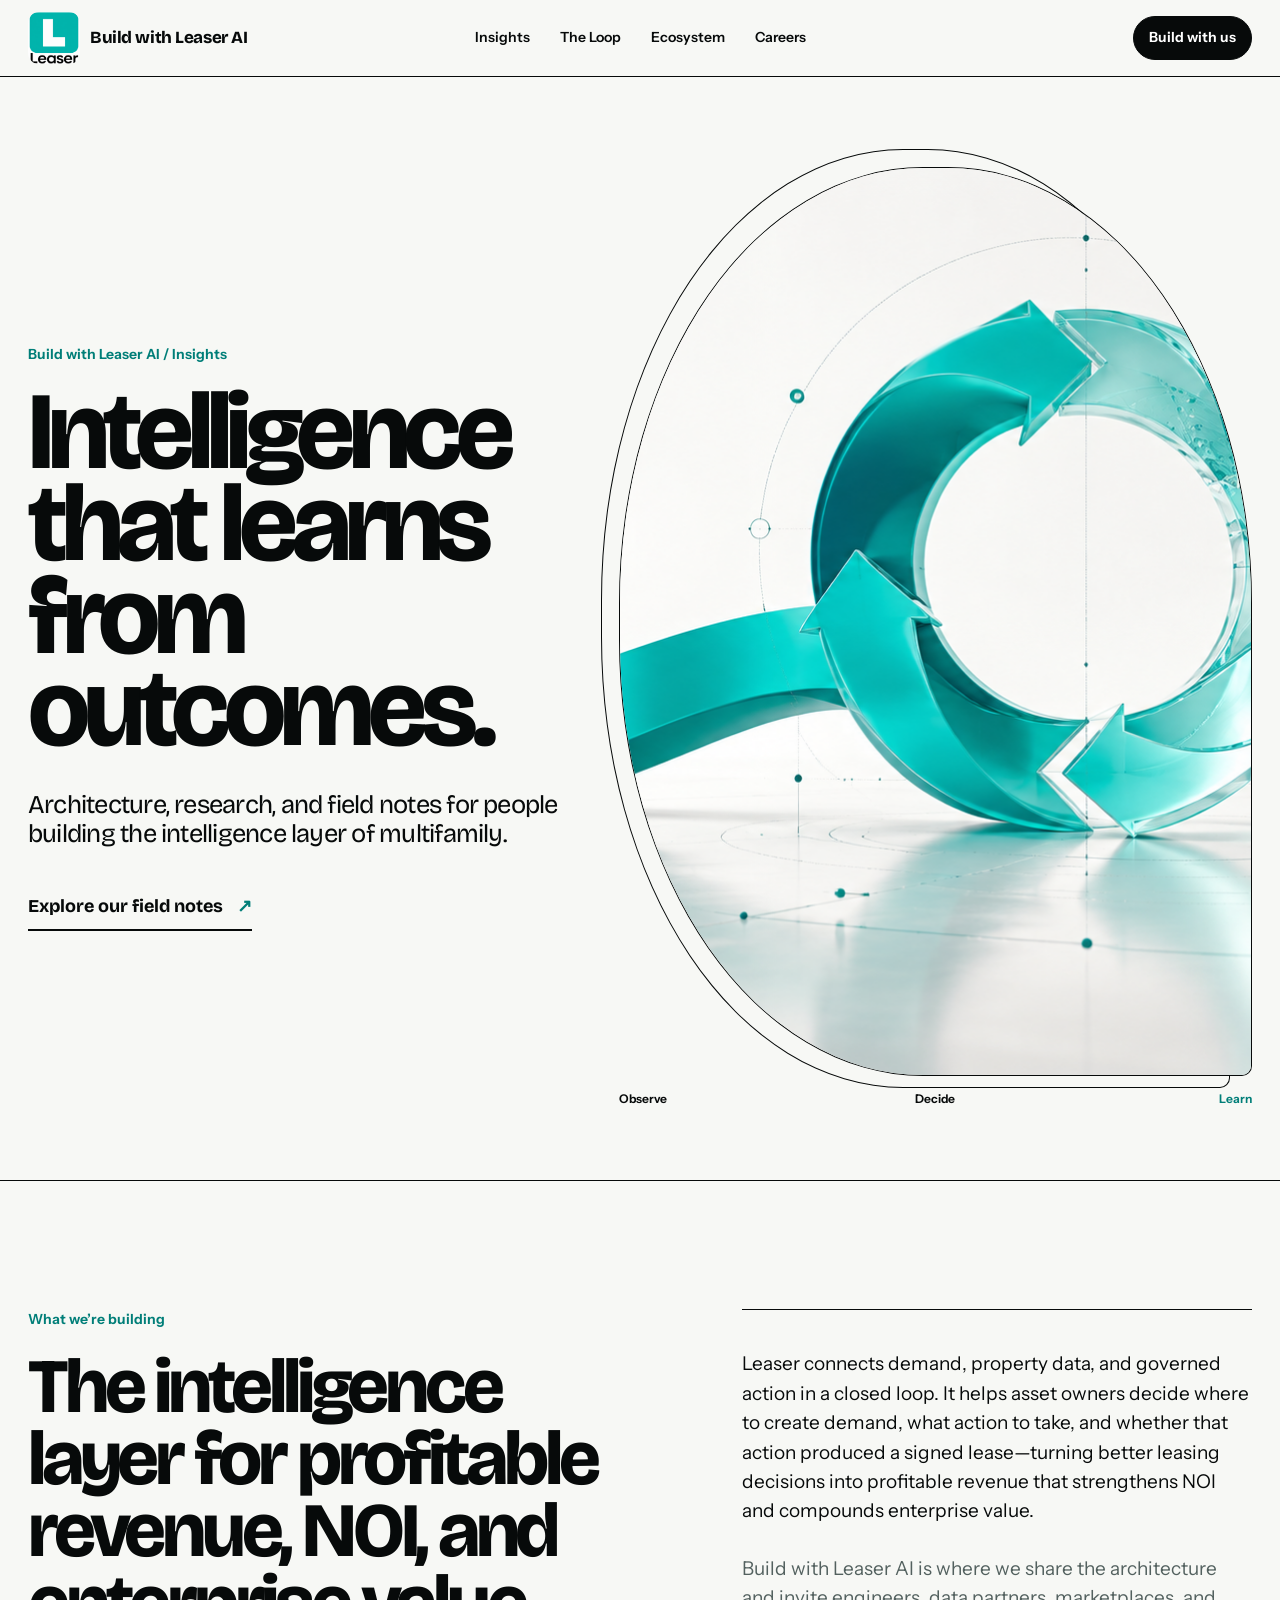
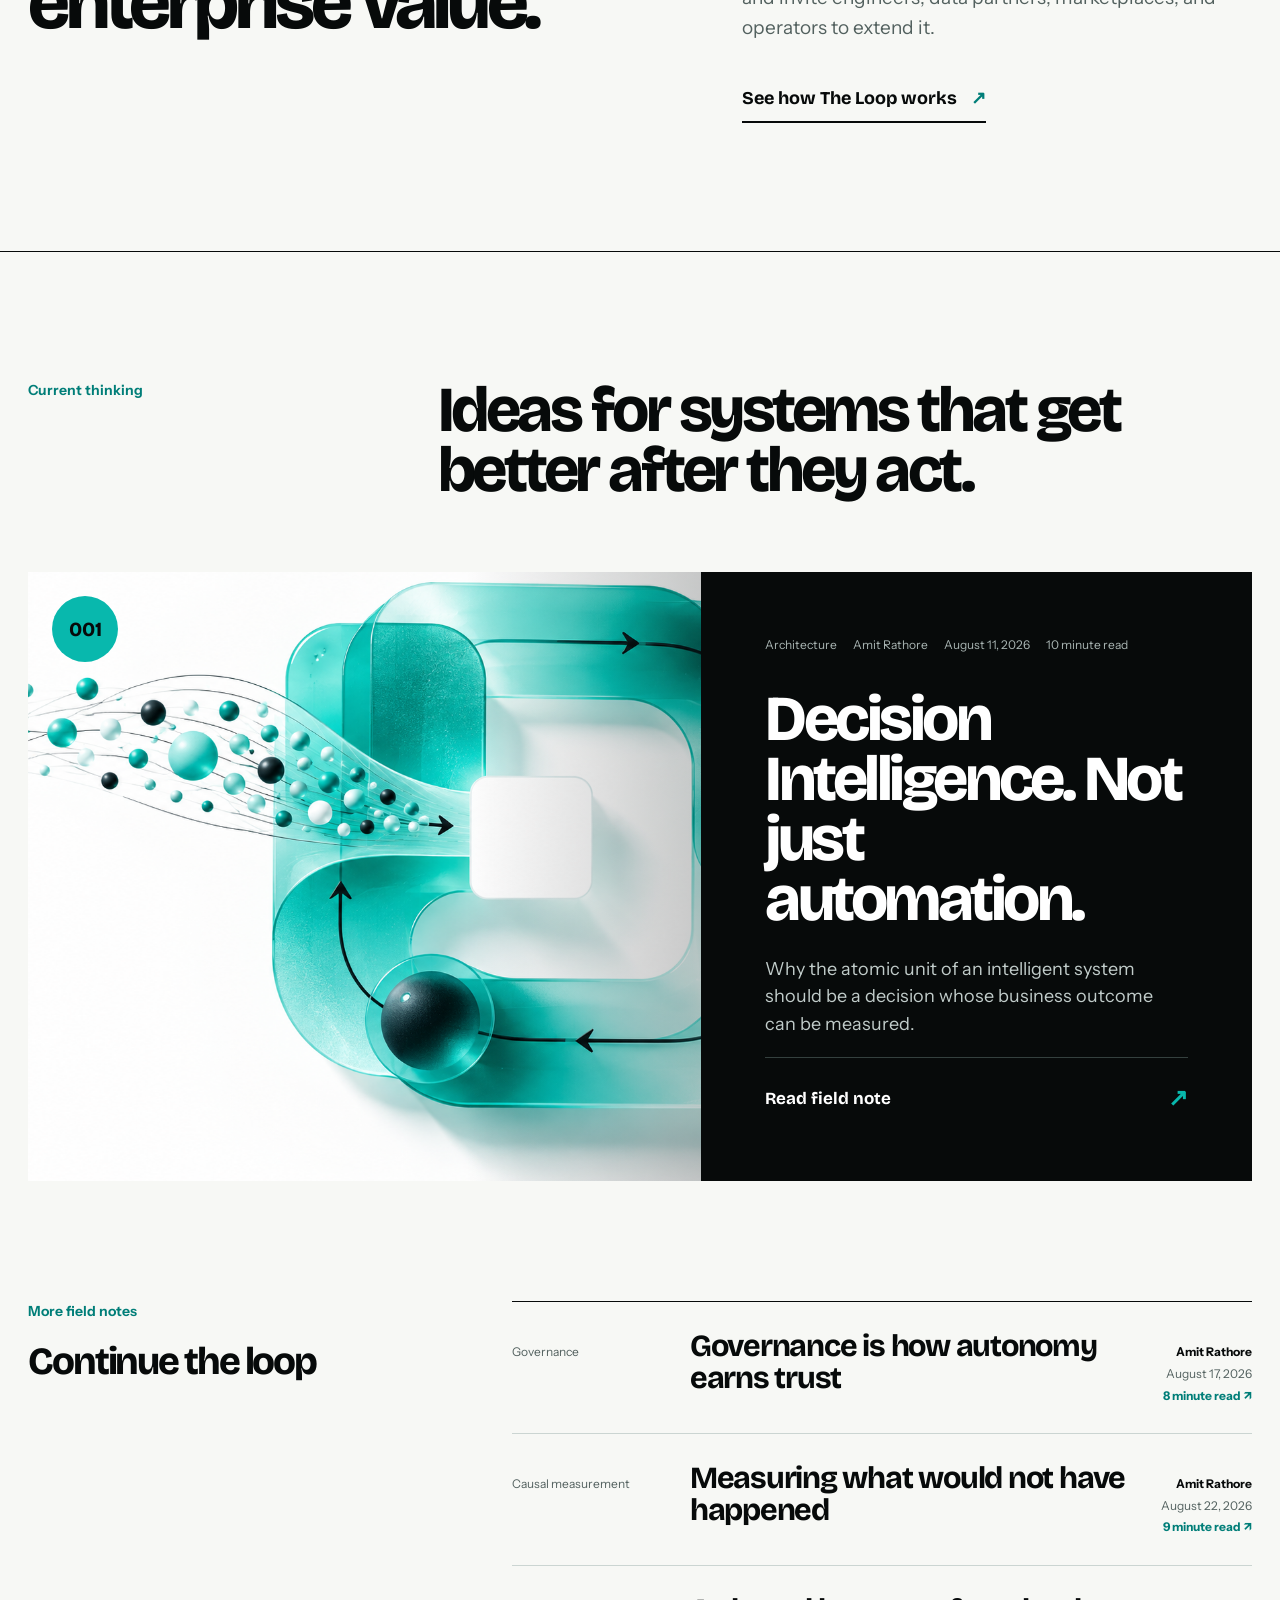
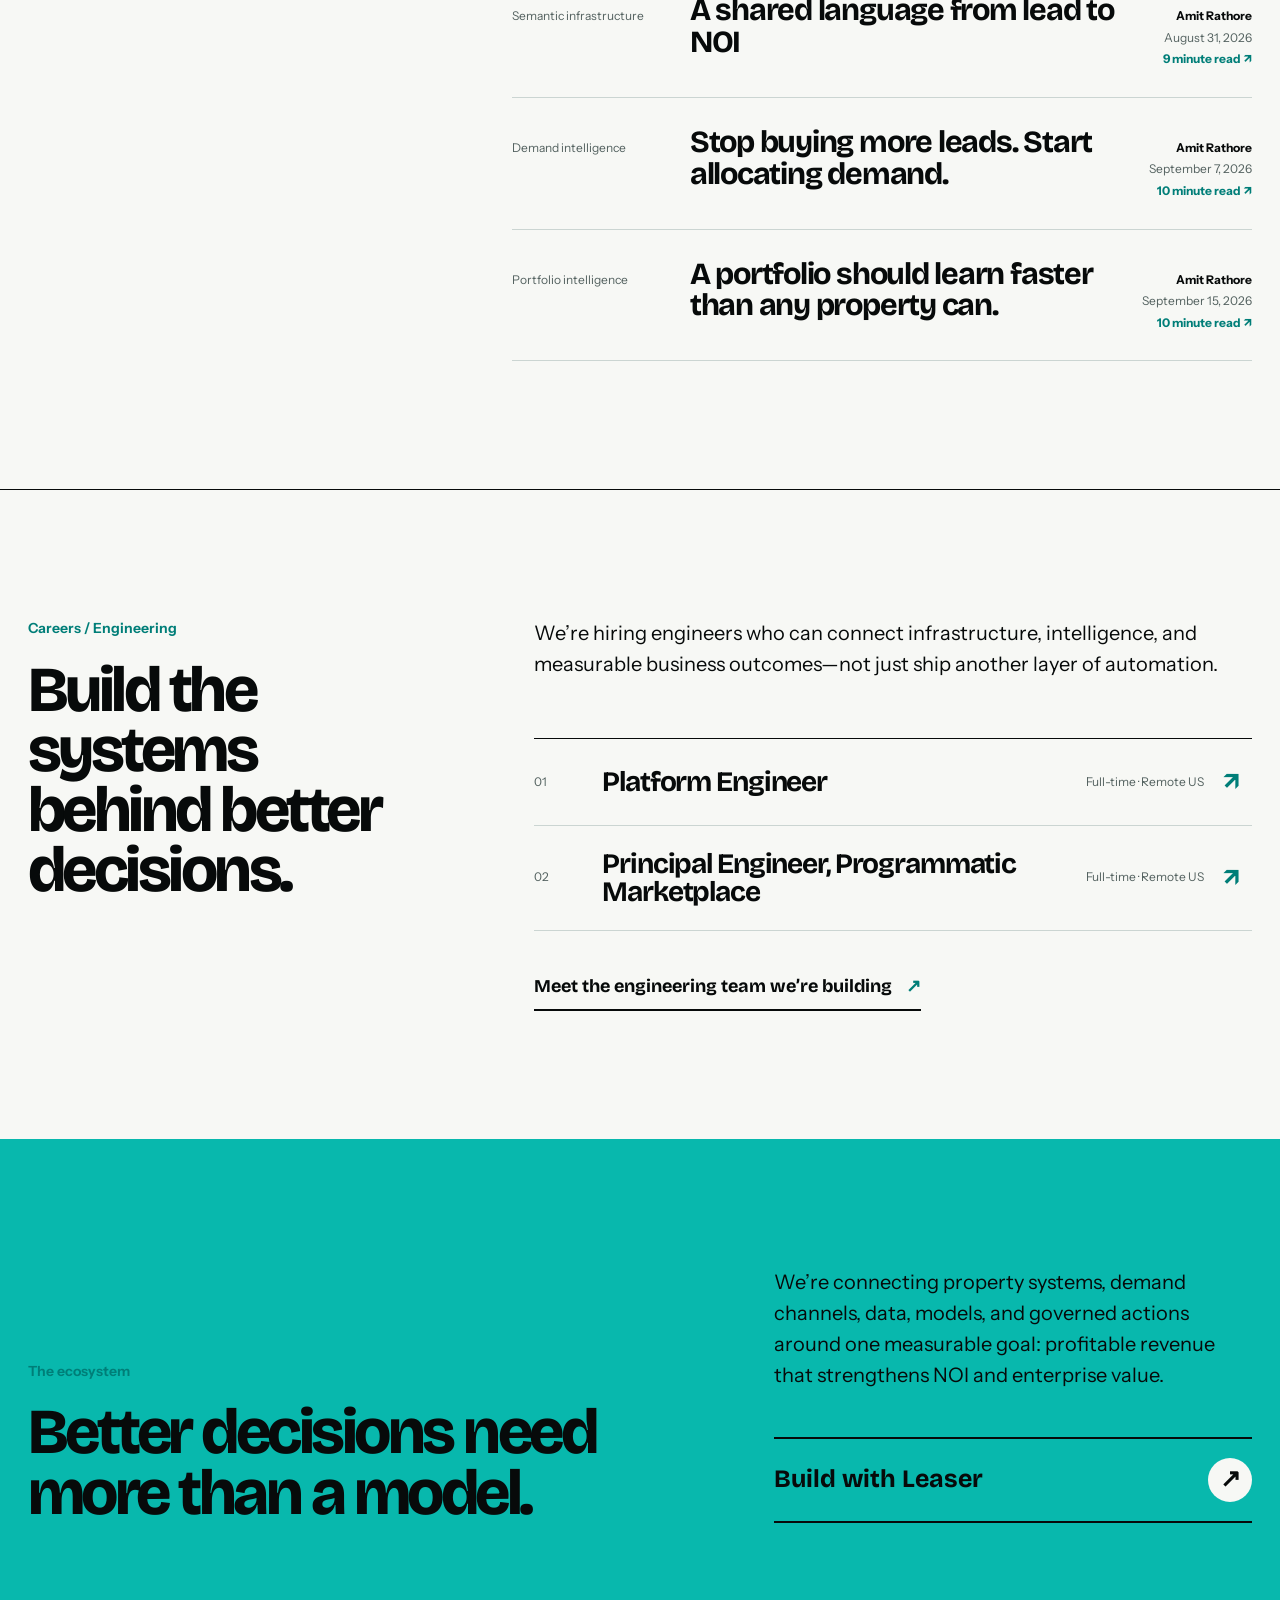
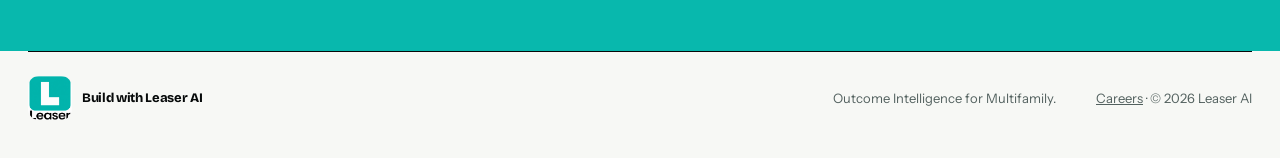
<file: index.html>
<!doctype html>
<html lang="en">
  <head>
    <meta charset="utf-8" />
    <meta name="viewport" content="width=device-width, initial-scale=1" />
    <title>Build with Leaser AI | Outcome Intelligence for Multifamily</title>
    <meta name="description" content="Architecture, research, and field notes from Leaser AI on Decision Intelligence for profitable revenue, stronger NOI, and compounding enterprise value." />
    <meta name="theme-color" content="#08b8ad" />
    <meta name="author" content="Leaser AI" />
    <meta name="robots" content="index, follow" />
    <link rel="canonical" href="https://build.leaserai.com/" />
    <link rel="icon" href="favicon.svg" type="image/svg+xml" />
    <link rel="apple-touch-icon" href="assets/leaser-vertical-logo.png" />
    <link rel="manifest" href="site.webmanifest" />
    <link rel="preconnect" href="https://fonts.googleapis.com" />
    <link rel="preconnect" href="https://fonts.gstatic.com" crossorigin />
    <link href="https://fonts.googleapis.com/css2?family=Bricolage+Grotesque:opsz,wdth,wght@12..96,75..100,400..800&amp;family=Instrument+Sans:wdth,wght@75..100,400..700&amp;display=swap" rel="stylesheet" />
    <link rel="stylesheet" href="styles.css" />

    <meta property="og:type" content="website" />
    <meta property="og:site_name" content="Build with Leaser AI" />
    <meta property="og:url" content="https://build.leaserai.com/" />
    <meta property="og:title" content="Intelligence that learns from outcomes." />
    <meta property="og:description" content="Ideas for building governed AI systems that get better after they act." />
    <meta property="og:image" content="https://build.leaserai.com/assets/insights-home-og.png" />
    <meta property="og:image:width" content="1200" />
    <meta property="og:image:height" content="630" />
    <meta property="og:image:alt" content="A teal causal learning loop with the words Intelligence that learns from outcomes" />
    <meta name="twitter:card" content="summary_large_image" />
    <meta name="twitter:title" content="Intelligence that learns from outcomes." />
    <meta name="twitter:description" content="Architecture, research, and field notes from Leaser AI." />
    <meta name="twitter:image" content="https://build.leaserai.com/assets/insights-home-og.png" />

    <script type="application/ld+json">
      {
        "@context": "https://schema.org",
        "@type": "WebSite",
        "name": "Build with Leaser AI",
        "url": "https://build.leaserai.com/",
        "description": "Architecture, research, and field notes from Leaser AI on Decision Intelligence for profitable revenue, stronger NOI, and compounding enterprise value.",
        "publisher": { "@type": "Organization", "name": "Leaser AI", "url": "https://leaserai.com/" }
      }
    </script>
  </head>
  <body class="home-page">
    <a class="skip-link" href="#main-content">Skip to content</a>

    <header class="site-header">
      <a class="brand" href="#top" aria-label="Build with Leaser AI home">
        <img src="assets/leaser-vertical-logo.png" alt="Leaser" width="52" height="52" />
        <span>Build with Leaser AI</span>
      </a>
      <nav aria-label="Primary navigation">
        <a href="#insights">Insights</a>
        <a href="insights/decision-intelligence/#loop">The Loop</a>
        <a href="#ecosystem">Ecosystem</a>
        <a href="careers/">Careers</a>
      </nav>
      <a class="header-cta" href="mailto:leasing@leaserai.com?subject=Build%20with%20Leaser">Build with us</a>
    </header>

    <main id="main-content">
      <section class="home-hero" id="top">
        <div class="home-hero-copy">
          <p class="issue">Build with Leaser AI / Insights</p>
          <h1>Intelligence that learns from outcomes.</h1>
          <p class="home-dek">Architecture, research, and field notes for people building the intelligence layer of multifamily.</p>
          <a class="text-link" href="#insights">Explore our field notes <span aria-hidden="true">↗</span></a>
        </div>
        <figure class="home-hero-art">
          <img src="assets/insights-loop-backdrop.png" alt="A sculptural teal loop transforms operating signals into learning" width="1730" height="909" fetchpriority="high" />
          <figcaption>
            <span>Observe</span>
            <span>Decide</span>
            <span>Learn</span>
          </figcaption>
        </figure>
      </section>

      <section class="home-intro" id="about" aria-labelledby="home-intro-title">
        <div class="home-intro-heading">
          <p class="section-kicker">What we’re building</p>
          <h2 id="home-intro-title">The intelligence layer for profitable revenue, NOI, and enterprise value.</h2>
        </div>
        <div class="home-intro-copy">
          <p>Leaser connects demand, property data, and governed action in a closed loop. It helps asset owners decide where to create demand, what action to take, and whether that action produced a signed lease—turning better leasing decisions into profitable revenue that strengthens NOI and compounds enterprise value.</p>
          <p>Build with Leaser AI is where we share the architecture and invite engineers, data partners, marketplaces, and operators to extend it.</p>
          <a class="text-link" href="insights/decision-intelligence/#loop">See how The Loop works <span aria-hidden="true">↗</span></a>
        </div>
      </section>

      <section class="insights-index" id="insights" aria-labelledby="insights-title">
        <header class="index-heading">
          <p class="section-kicker">Current thinking</p>
          <h2 id="insights-title">Ideas for systems that get better after they act.</h2>
        </header>

        <a class="featured-insight" href="insights/decision-intelligence/">
          <div class="featured-art">
            <img src="assets/decision-loop-art.png" alt="" width="1734" height="907" loading="lazy" />
            <span>001</span>
          </div>
          <div class="featured-copy">
            <div class="insight-meta">
              <span>Architecture</span>
              <span>Amit Rathore</span>
              <time datetime="2026-08-11">August 11, 2026</time>
              <span>10 minute read</span>
            </div>
            <h3>Decision Intelligence. Not just automation.</h3>
            <p>Why the atomic unit of an intelligent system should be a decision whose business outcome can be measured.</p>
            <span class="read-label">Read field note <b aria-hidden="true">↗</b></span>
          </div>
        </a>

        <div class="forthcoming" aria-labelledby="forthcoming-title">
          <div class="forthcoming-intro">
            <p class="section-kicker">More field notes</p>
            <h3 id="forthcoming-title">Continue the loop</h3>
          </div>
          <div class="forthcoming-list">
            <a class="published-row" href="insights/governance-earns-trust/">
              <span>Governance</span>
              <h4>Governance is how autonomy earns trust</h4>
              <div class="row-meta">
                <span>Amit Rathore</span>
                <time datetime="2026-08-17">August 17, 2026</time>
                <span>8 minute read ↗</span>
              </div>
            </a>
            <a class="published-row" href="insights/measuring-counterfactual/">
              <span>Causal measurement</span>
              <h4>Measuring what would not have happened</h4>
              <div class="row-meta">
                <span>Amit Rathore</span>
                <time datetime="2026-08-22">August 22, 2026</time>
                <span>9 minute read ↗</span>
              </div>
            </a>
            <a class="published-row" href="insights/shared-language/">
              <span>Semantic infrastructure</span>
              <h4>A shared language from lead to NOI</h4>
              <div class="row-meta">
                <span>Amit Rathore</span>
                <time datetime="2026-08-31">August 31, 2026</time>
                <span>9 minute read ↗</span>
              </div>
            </a>
            <a class="published-row" href="insights/stop-buying-more-leads/">
              <span>Demand intelligence</span>
              <h4>Stop buying more leads. Start allocating demand.</h4>
              <div class="row-meta">
                <span>Amit Rathore</span>
                <time datetime="2026-09-07">September 7, 2026</time>
                <span>10 minute read ↗</span>
              </div>
            </a>
            <a class="published-row" href="insights/portfolio-learning/">
              <span>Portfolio intelligence</span>
              <h4>A portfolio should learn faster than any property can.</h4>
              <div class="row-meta">
                <span>Amit Rathore</span>
                <time datetime="2026-09-15">September 15, 2026</time>
                <span>10 minute read ↗</span>
              </div>
            </a>
          </div>
        </div>
      </section>

      <section class="home-careers" id="careers" aria-labelledby="careers-title">
        <header>
          <p class="section-kicker">Careers / Engineering</p>
          <h2 id="careers-title">Build the systems behind better decisions.</h2>
        </header>
        <div class="home-careers-copy">
          <p>We’re hiring engineers who can connect infrastructure, intelligence, and measurable business outcomes—not just ship another layer of automation.</p>
          <div class="career-rows">
            <a href="careers/platform-engineer/">
              <span>01</span>
              <strong>Platform Engineer</strong>
              <small>Full-time · Remote US</small>
              <b aria-hidden="true">↗</b>
            </a>
            <a href="careers/principal-engineer-programmatic-marketplace/">
              <span>02</span>
              <strong>Principal Engineer, Programmatic Marketplace</strong>
              <small>Full-time · Remote US</small>
              <b aria-hidden="true">↗</b>
            </a>
          </div>
          <a class="text-link" href="careers/">Meet the engineering team we’re building <span aria-hidden="true">↗</span></a>
        </div>
      </section>

      <section class="home-ecosystem" id="ecosystem" aria-labelledby="ecosystem-title">
        <div>
          <p class="section-kicker">The ecosystem</p>
          <h2 id="ecosystem-title">Better decisions need more than a model.</h2>
        </div>
        <div>
          <p>We’re connecting property systems, demand channels, data, models, and governed actions around one measurable goal: profitable revenue that strengthens NOI and enterprise value.</p>
          <a class="big-link inverted" href="mailto:leasing@leaserai.com?subject=Build%20with%20Leaser">Build with Leaser <span aria-hidden="true">↗</span></a>
        </div>
      </section>
    </main>

    <footer>
      <div class="footer-brand">
        <img src="assets/leaser-vertical-logo.png" alt="" width="44" height="44" />
        <span>Build with Leaser AI</span>
      </div>
      <p>Outcome Intelligence for Multifamily.</p>
      <p><a href="careers/">Careers</a> · © <span id="year"></span> Leaser AI</p>
    </footer>
    <script src="script.js"></script>
  </body>
</html>
</file>
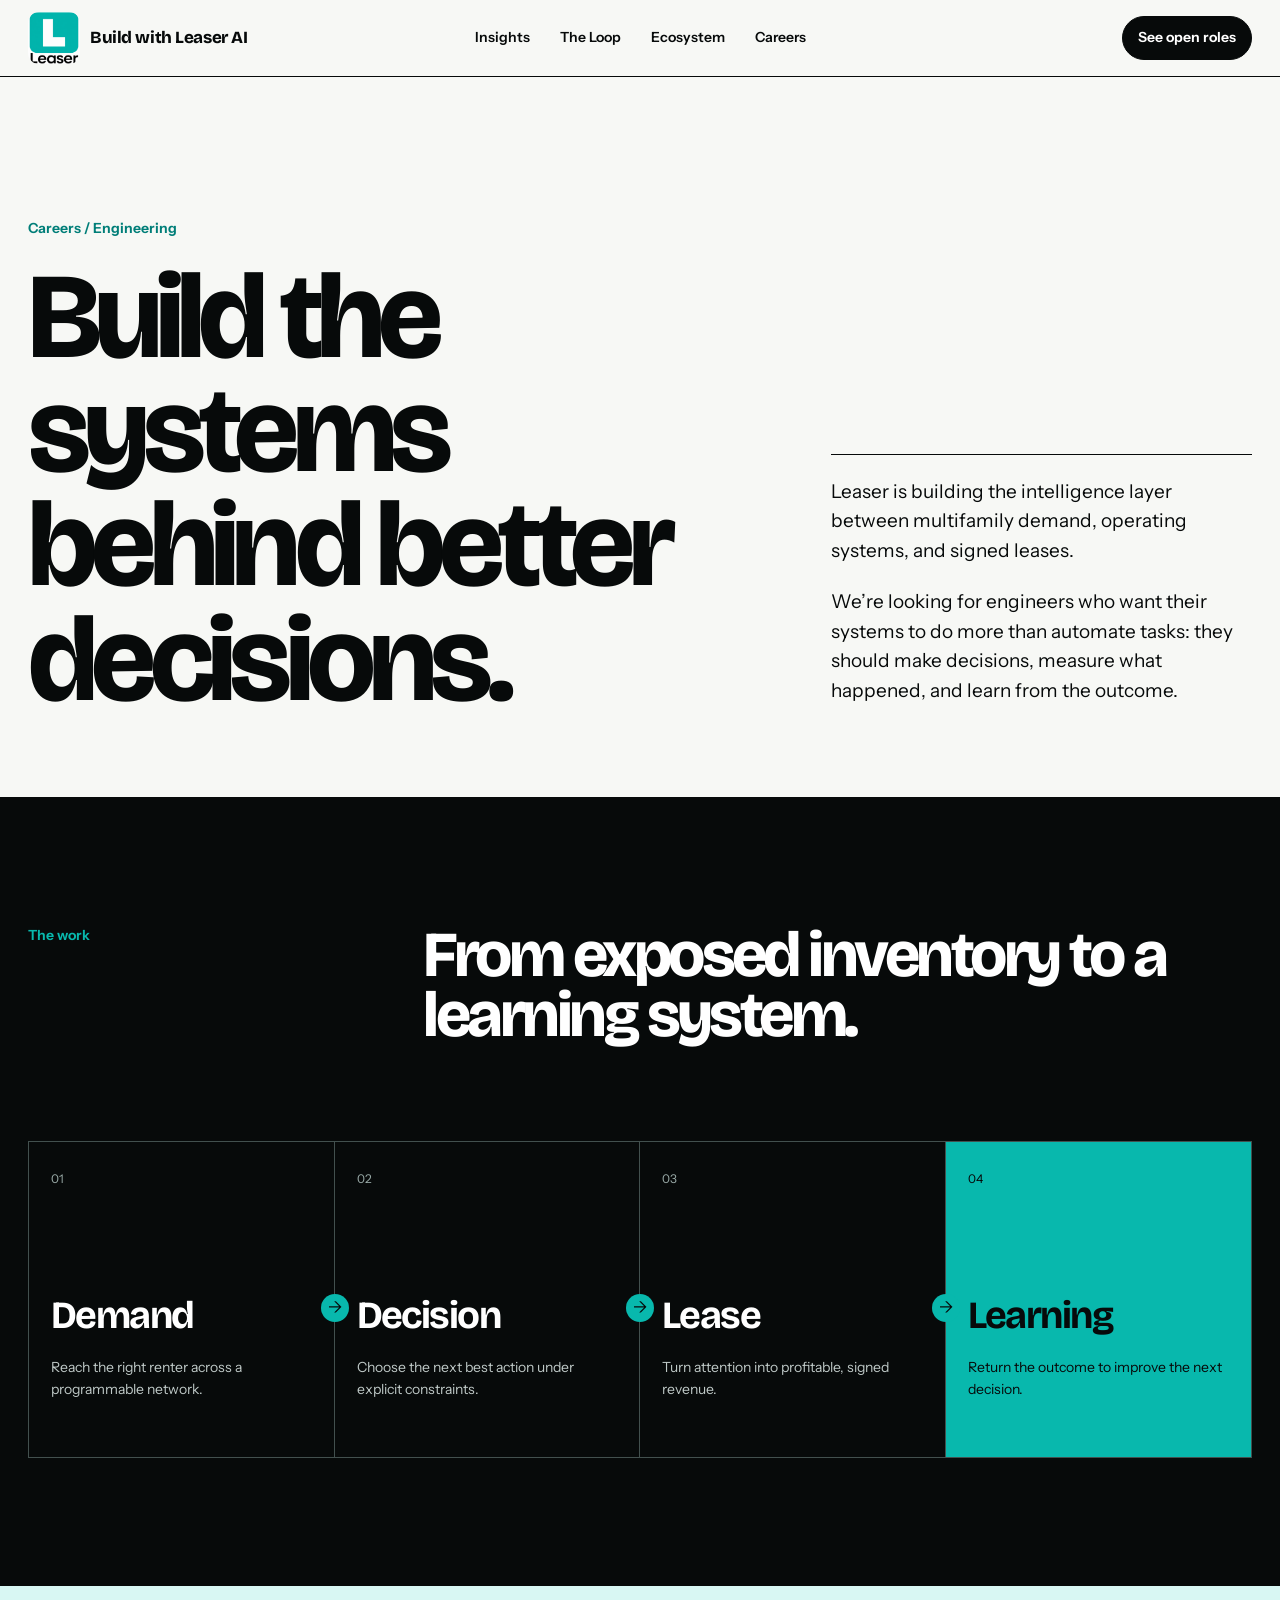
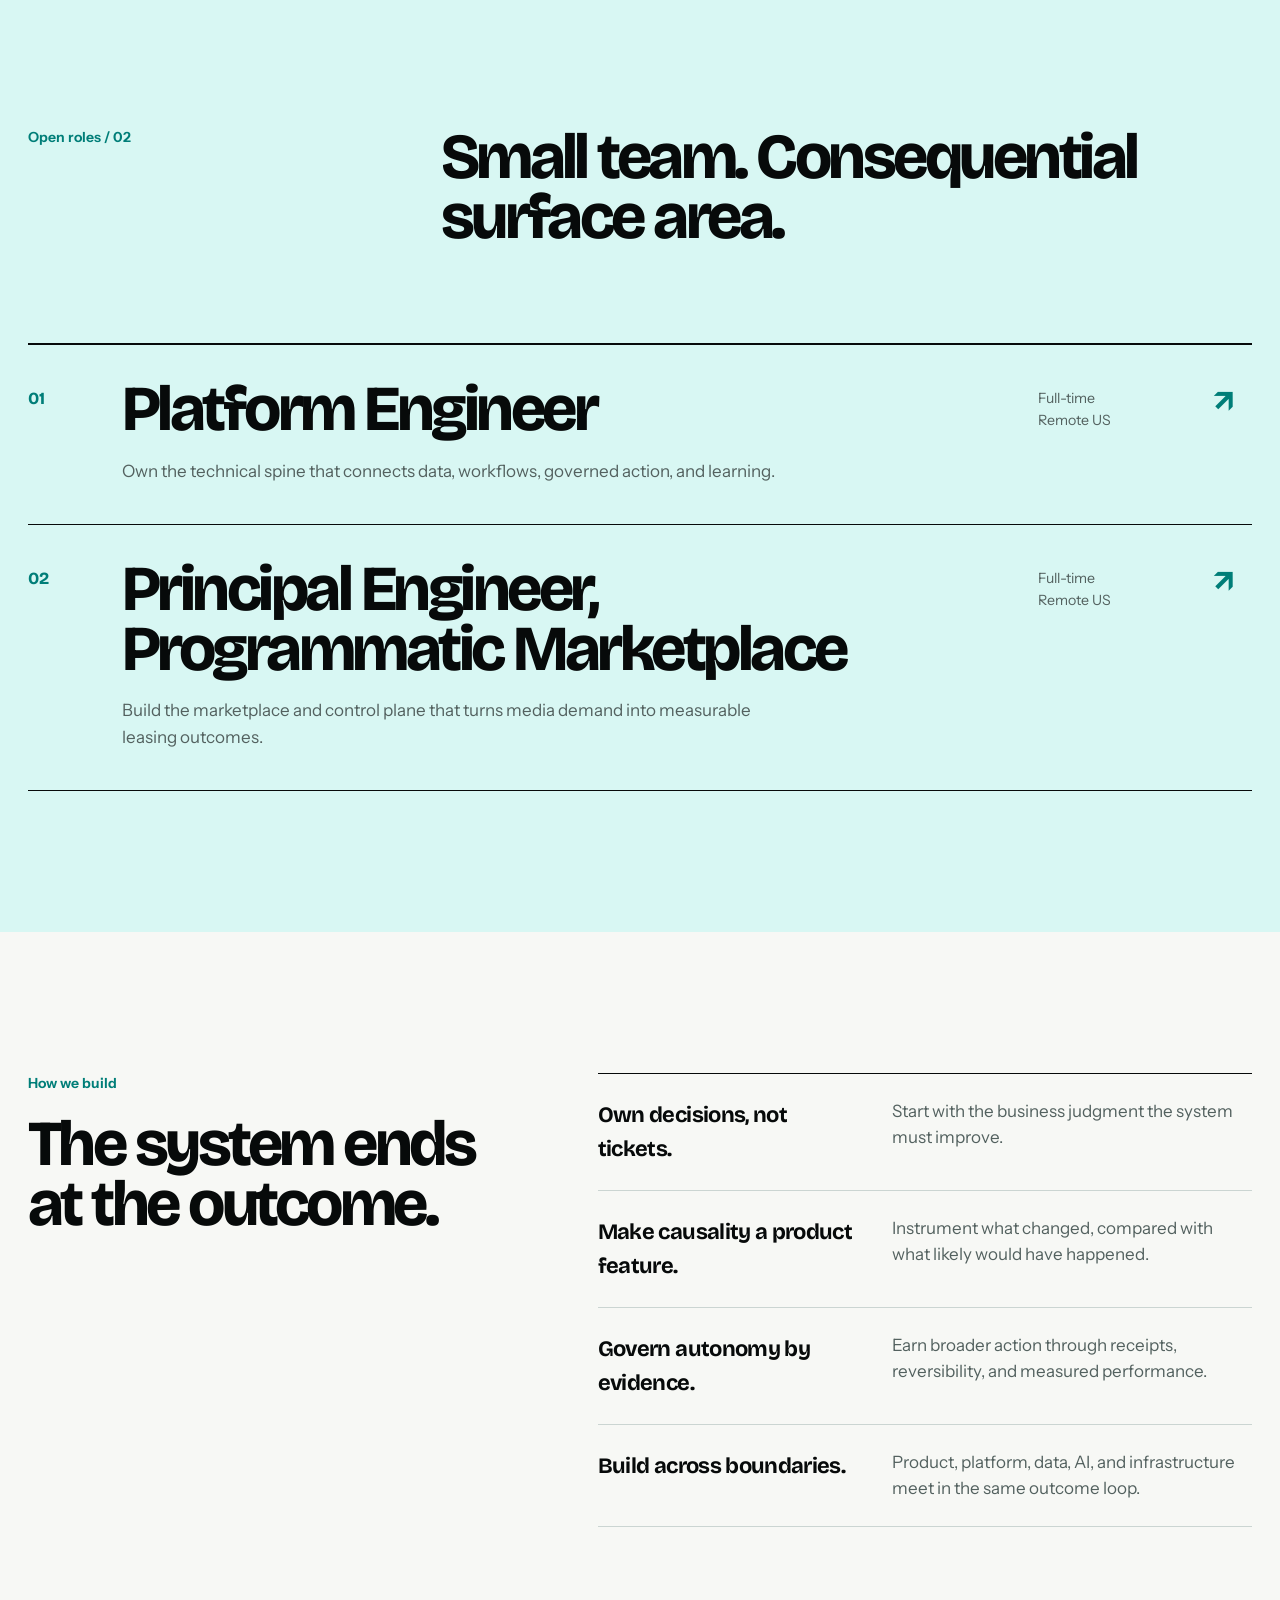
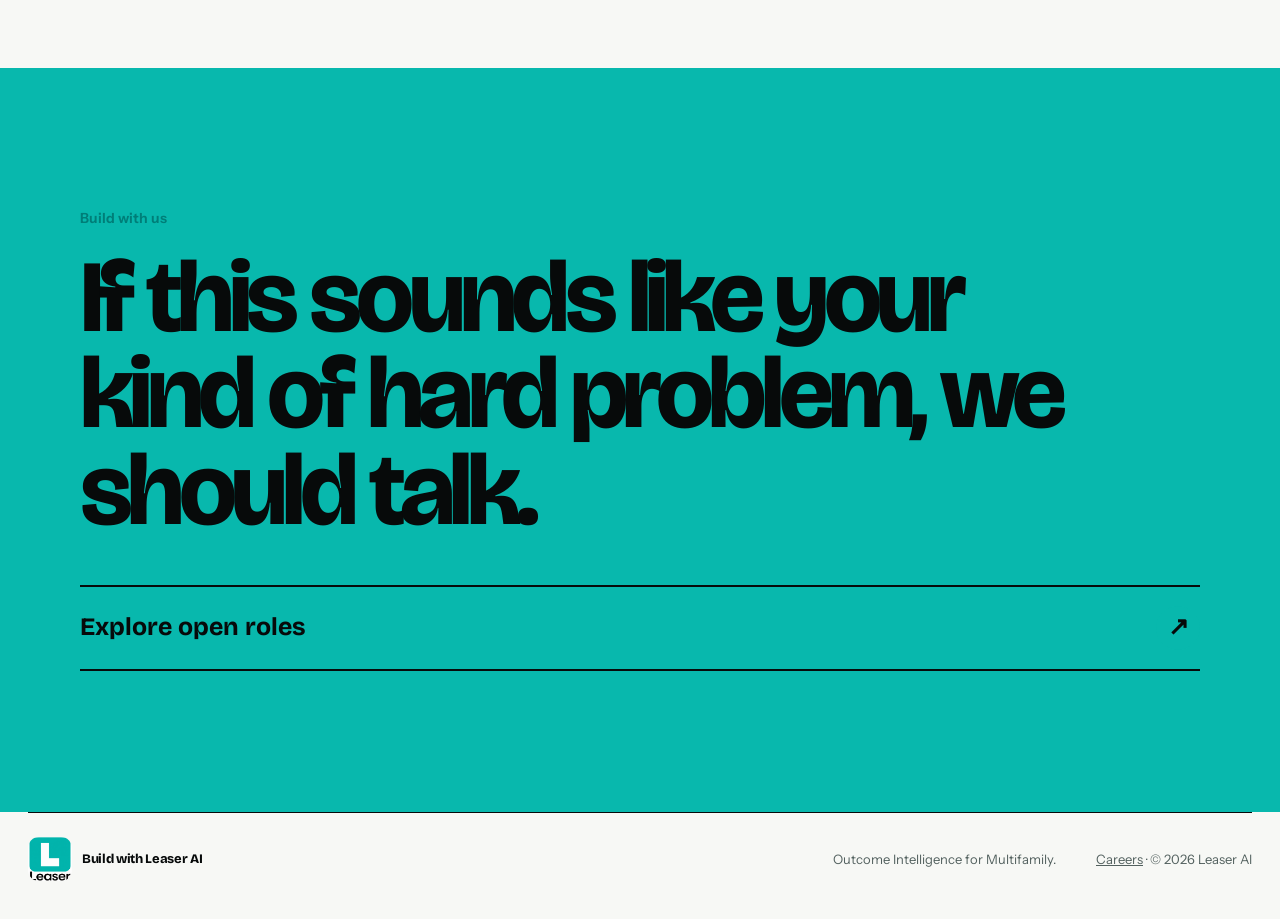
<file: careers/index.html>
<!doctype html>
<html lang="en">
  <head>
    <meta charset="utf-8" />
    <meta name="viewport" content="width=device-width, initial-scale=1" />
    <title>Careers | Build with Leaser AI</title>
    <meta name="description" content="Join Leaser AI to build the decision intelligence infrastructure that turns multifamily demand into measurable leasing outcomes." />
    <meta name="theme-color" content="#08b8ad" />
    <meta name="robots" content="index, follow" />
    <link rel="canonical" href="https://build.leaserai.com/careers/" />
    <link rel="icon" href="../favicon.svg" type="image/svg+xml" />
    <link rel="apple-touch-icon" href="../assets/leaser-vertical-logo.png" />
    <link rel="preconnect" href="https://fonts.googleapis.com" />
    <link rel="preconnect" href="https://fonts.gstatic.com" crossorigin />
    <link href="https://fonts.googleapis.com/css2?family=Bricolage+Grotesque:opsz,wdth,wght@12..96,75..100,400..800&amp;family=Instrument+Sans:wdth,wght@75..100,400..700&amp;display=swap" rel="stylesheet" />
    <link rel="stylesheet" href="../styles.css" />
    <meta property="og:type" content="website" />
    <meta property="og:site_name" content="Build with Leaser AI" />
    <meta property="og:url" content="https://build.leaserai.com/careers/" />
    <meta property="og:title" content="Build the systems behind better decisions." />
    <meta property="og:description" content="Join the engineering team building outcome intelligence for multifamily." />
    <meta property="og:image" content="https://build.leaserai.com/assets/careers-og.png" />
    <meta property="og:image:width" content="1200" />
    <meta property="og:image:height" content="630" />
    <meta property="og:image:alt" content="A luminous teal signal moves through a sculptural decision-and-learning system" />
    <meta name="twitter:card" content="summary_large_image" />
    <meta name="twitter:title" content="Careers at Leaser AI" />
    <meta name="twitter:description" content="Build outcome intelligence for multifamily." />
    <meta name="twitter:image" content="https://build.leaserai.com/assets/careers-og.png" />
  </head>
  <body class="careers-page">
    <a class="skip-link" href="#main-content">Skip to content</a>
    <header class="site-header">
      <a class="brand" href="../" aria-label="Build with Leaser AI home">
        <img src="../assets/leaser-vertical-logo.png" alt="Leaser" width="52" height="52" />
        <span>Build with Leaser AI</span>
      </a>
      <nav aria-label="Primary navigation">
        <a href="../#insights">Insights</a>
        <a href="../insights/decision-intelligence/#loop">The Loop</a>
        <a href="../#ecosystem">Ecosystem</a>
        <a href="./" aria-current="page">Careers</a>
      </nav>
      <a class="header-cta" href="#open-roles">See open roles</a>
    </header>

    <main id="main-content">
      <section class="careers-hero">
        <div>
          <p class="issue">Careers / Engineering</p>
          <h1>Build the systems behind better decisions.</h1>
        </div>
        <div class="careers-hero-copy">
          <p>Leaser is building the intelligence layer between multifamily demand, operating systems, and signed leases.</p>
          <p>We’re looking for engineers who want their systems to do more than automate tasks: they should make decisions, measure what happened, and learn from the outcome.</p>
        </div>
      </section>

      <section class="outcome-path" aria-labelledby="path-title">
        <header>
          <p class="section-kicker">The work</p>
          <h2 id="path-title">From exposed inventory to a learning system.</h2>
        </header>
        <ol>
          <li><span>01</span><strong>Demand</strong><p>Reach the right renter across a programmable network.</p></li>
          <li><span>02</span><strong>Decision</strong><p>Choose the next best action under explicit constraints.</p></li>
          <li><span>03</span><strong>Lease</strong><p>Turn attention into profitable, signed revenue.</p></li>
          <li><span>04</span><strong>Learning</strong><p>Return the outcome to improve the next decision.</p></li>
        </ol>
      </section>

      <section class="open-roles" id="open-roles" aria-labelledby="roles-title">
        <header>
          <p class="section-kicker">Open roles / 02</p>
          <h2 id="roles-title">Small team. Consequential surface area.</h2>
        </header>
        <div class="role-ledger">
          <a href="platform-engineer/">
            <span class="role-number">01</span>
            <div><h3>Platform Engineer</h3><p>Own the technical spine that connects data, workflows, governed action, and learning.</p></div>
            <small>Full-time<br />Remote US</small>
            <b aria-hidden="true">↗</b>
          </a>
          <a href="principal-engineer-programmatic-marketplace/">
            <span class="role-number">02</span>
            <div><h3>Principal Engineer,<br />Programmatic Marketplace</h3><p>Build the marketplace and control plane that turns media demand into measurable leasing outcomes.</p></div>
            <small>Full-time<br />Remote US</small>
            <b aria-hidden="true">↗</b>
          </a>
        </div>
      </section>

      <section class="career-principles" aria-labelledby="principles-title">
        <div>
          <p class="section-kicker">How we build</p>
          <h2 id="principles-title">The system ends at the outcome.</h2>
        </div>
        <ul>
          <li><strong>Own decisions, not tickets.</strong><span>Start with the business judgment the system must improve.</span></li>
          <li><strong>Make causality a product feature.</strong><span>Instrument what changed, compared with what likely would have happened.</span></li>
          <li><strong>Govern autonomy by evidence.</strong><span>Earn broader action through receipts, reversibility, and measured performance.</span></li>
          <li><strong>Build across boundaries.</strong><span>Product, platform, data, AI, and infrastructure meet in the same outcome loop.</span></li>
        </ul>
      </section>

      <section class="career-close">
        <p class="section-kicker">Build with us</p>
        <h2>If this sounds like your kind of hard problem, we should talk.</h2>
        <a class="big-link" href="#open-roles">Explore open roles <span aria-hidden="true">↗</span></a>
      </section>
    </main>

    <footer>
      <div class="footer-brand"><img src="../assets/leaser-vertical-logo.png" alt="" width="44" height="44" /><span>Build with Leaser AI</span></div>
      <p>Outcome Intelligence for Multifamily.</p>
      <p><a href="./">Careers</a> · © <span id="year"></span> Leaser AI</p>
    </footer>
    <script src="../script.js"></script>
  </body>
</html>
</file>
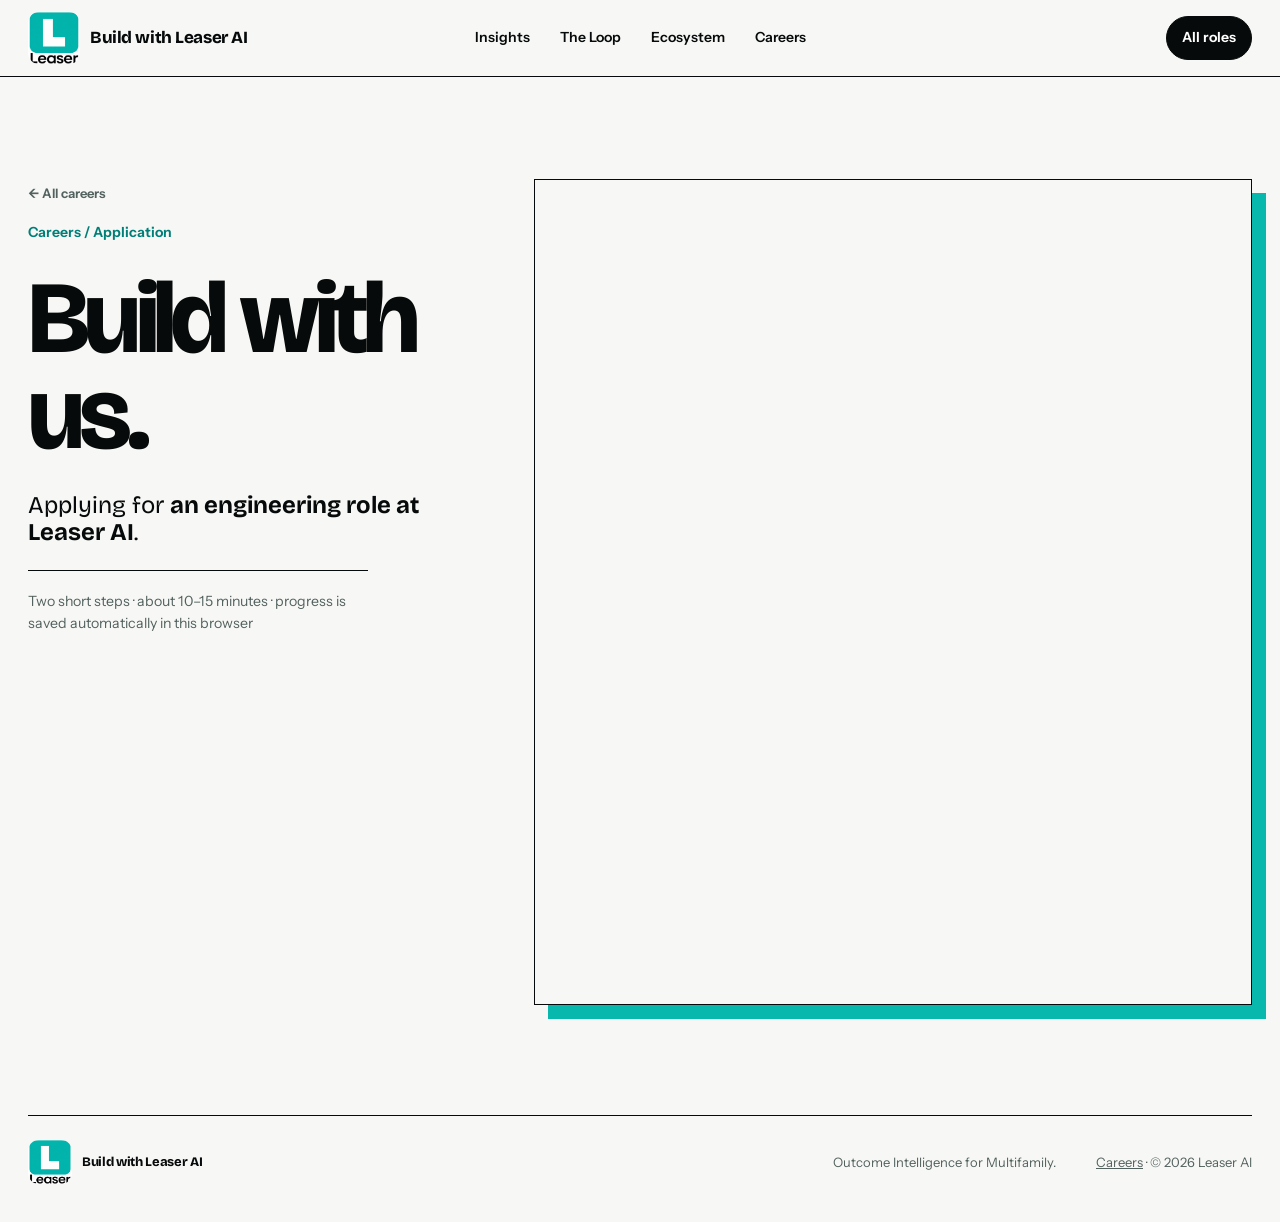
<file: careers/apply/index.html>
<!doctype html>
<html lang="en">
  <head>
    <meta charset="utf-8" />
    <meta name="viewport" content="width=device-width, initial-scale=1" />
    <title>Apply | Careers at Leaser AI</title>
    <meta name="description" content="Apply to join the engineering team at Leaser AI." />
    <meta name="theme-color" content="#08b8ad" />
    <meta name="robots" content="noindex, follow" />
    <link rel="canonical" href="https://build.leaserai.com/careers/apply/" />
    <link rel="icon" href="../../favicon.svg" type="image/svg+xml" />
    <link rel="preconnect" href="https://fonts.googleapis.com" />
    <link rel="preconnect" href="https://fonts.gstatic.com" crossorigin />
    <link href="https://fonts.googleapis.com/css2?family=Bricolage+Grotesque:opsz,wdth,wght@12..96,75..100,400..800&amp;family=Instrument+Sans:wdth,wght@75..100,400..700&amp;display=swap" rel="stylesheet" />
    <link rel="stylesheet" href="../../styles.css" />
  </head>
  <body class="apply-page">
    <a class="skip-link" href="#application">Skip to application</a>
    <header class="site-header">
      <a class="brand" href="../../" aria-label="Build with Leaser AI home"><img src="../../assets/leaser-vertical-logo.png" alt="Leaser" width="52" height="52" /><span>Build with Leaser AI</span></a>
      <nav aria-label="Primary navigation"><a href="../../#insights">Insights</a><a href="../../insights/decision-intelligence/#loop">The Loop</a><a href="../../#ecosystem">Ecosystem</a><a href="../">Careers</a></nav>
      <a class="header-cta" href="../">All roles</a>
    </header>

    <main id="application" class="application-shell">
      <header class="application-intro">
        <a class="article-back" href="../">← All careers</a>
        <p class="issue">Careers / Application</p>
        <h1>Build with us.</h1>
        <p>Applying for <strong id="application-role">an engineering role at Leaser AI</strong>.</p>
        <small>Two short steps · about 10–15 minutes · progress is saved automatically in this browser</small>
      </header>
      <section class="application-form" aria-label="Leaser AI job application">
        <iframe
          data-tally-src="https://tally.so/embed/5BNqpo?alignLeft=1&amp;hideTitle=1&amp;transparentBackground=1&amp;dynamicHeight=1"
          loading="eager"
          width="100%"
          height="760"
          frameborder="0"
          marginheight="0"
          marginwidth="0"
          title="Leaser AI careers application"
        ></iframe>
        <noscript><p>JavaScript is required for the embedded application. <a href="https://tally.so/r/5BNqpo">Open the application in a new tab</a>.</p></noscript>
      </section>
    </main>

    <footer><div class="footer-brand"><img src="../../assets/leaser-vertical-logo.png" alt="" width="44" height="44" /><span>Build with Leaser AI</span></div><p>Outcome Intelligence for Multifamily.</p><p><a href="../">Careers</a> · © <span id="year"></span> Leaser AI</p></footer>
    <script src="../../script.js"></script>
    <script async src="https://tally.so/widgets/embed.js"></script>
  </body>
</html>
</file>
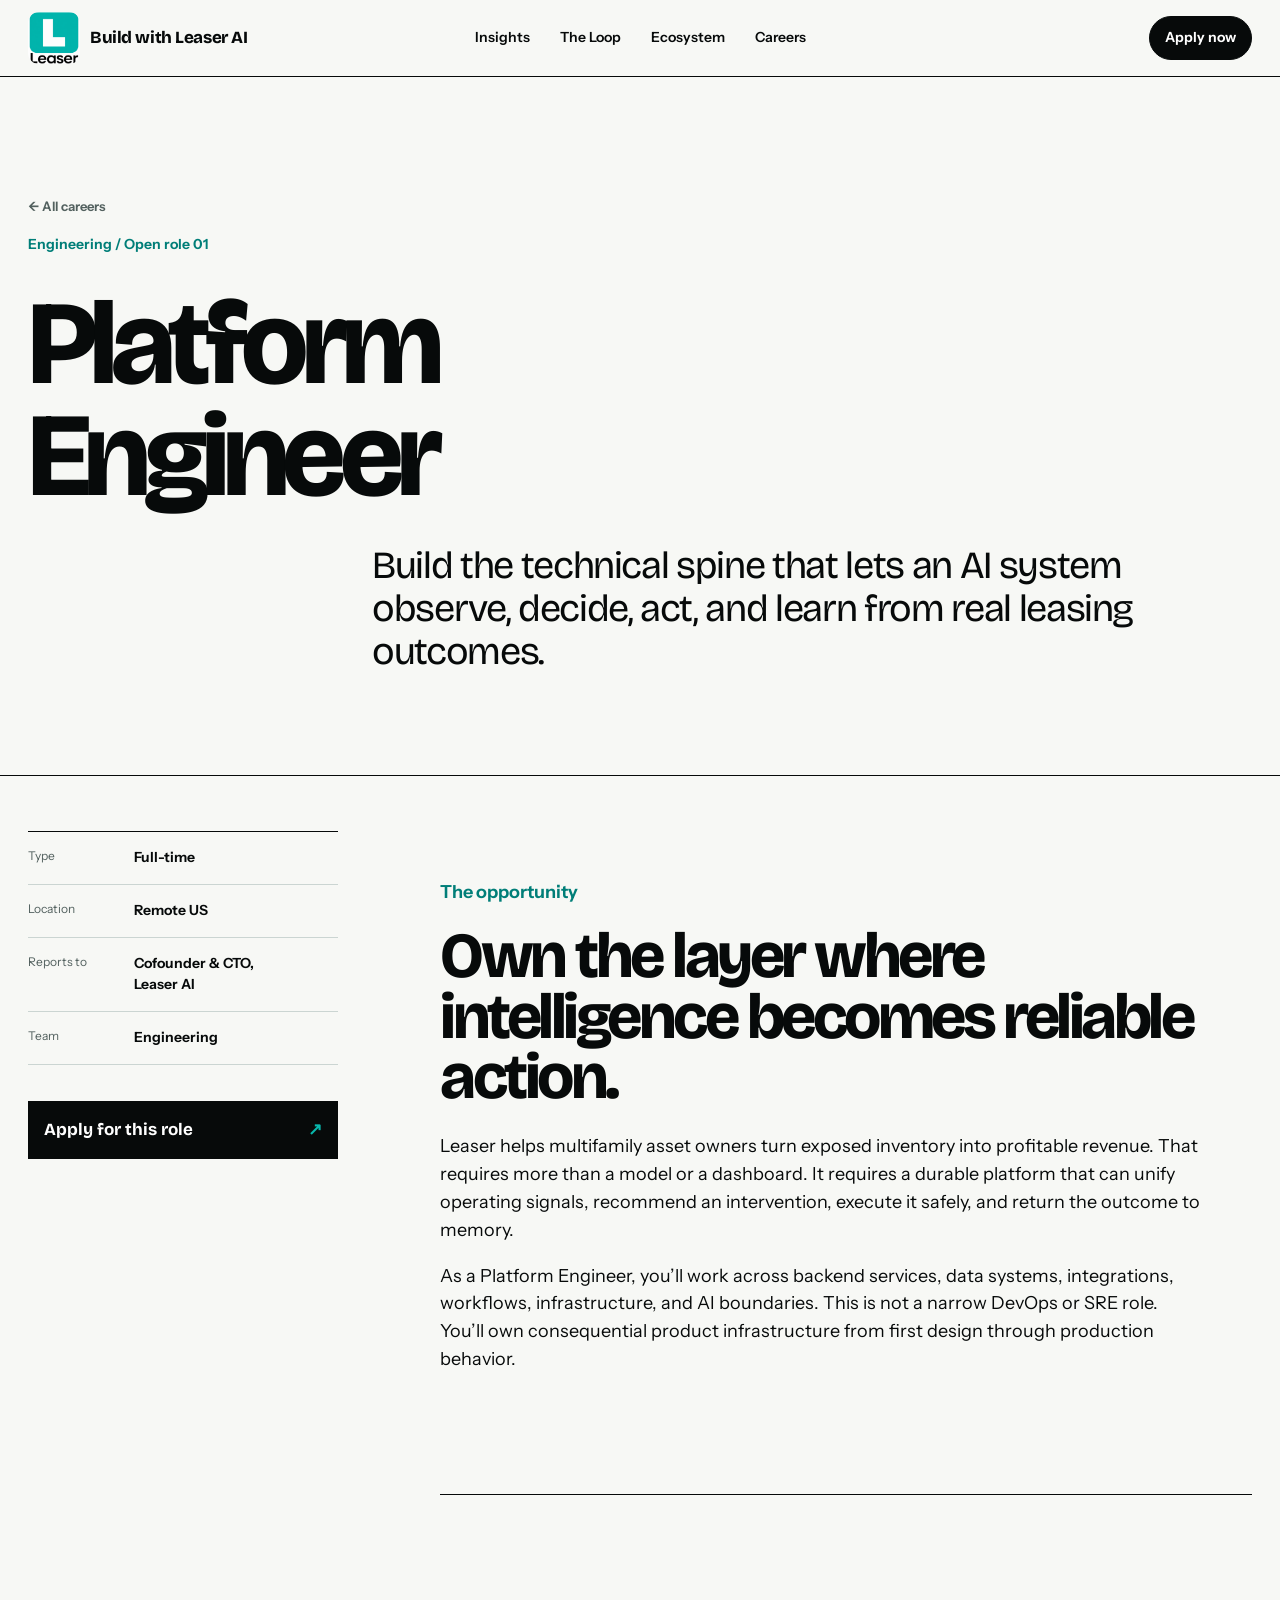
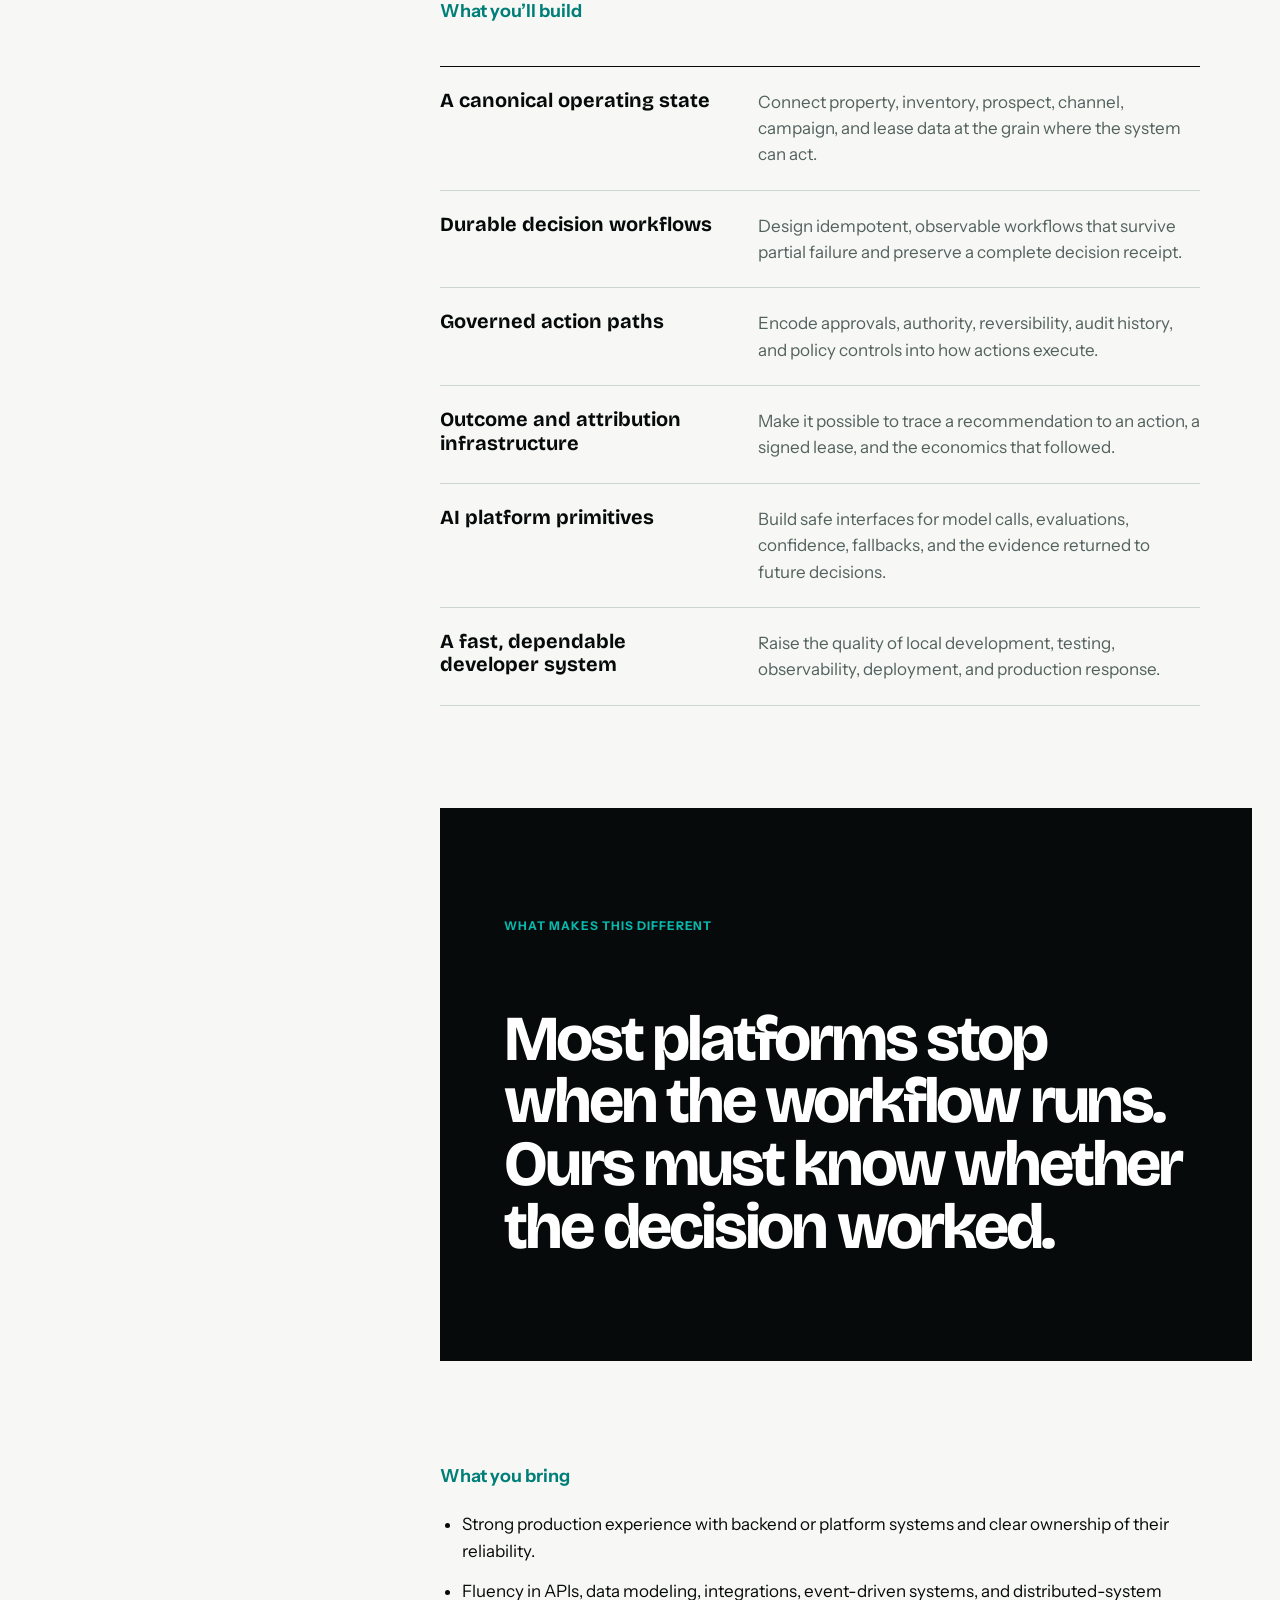
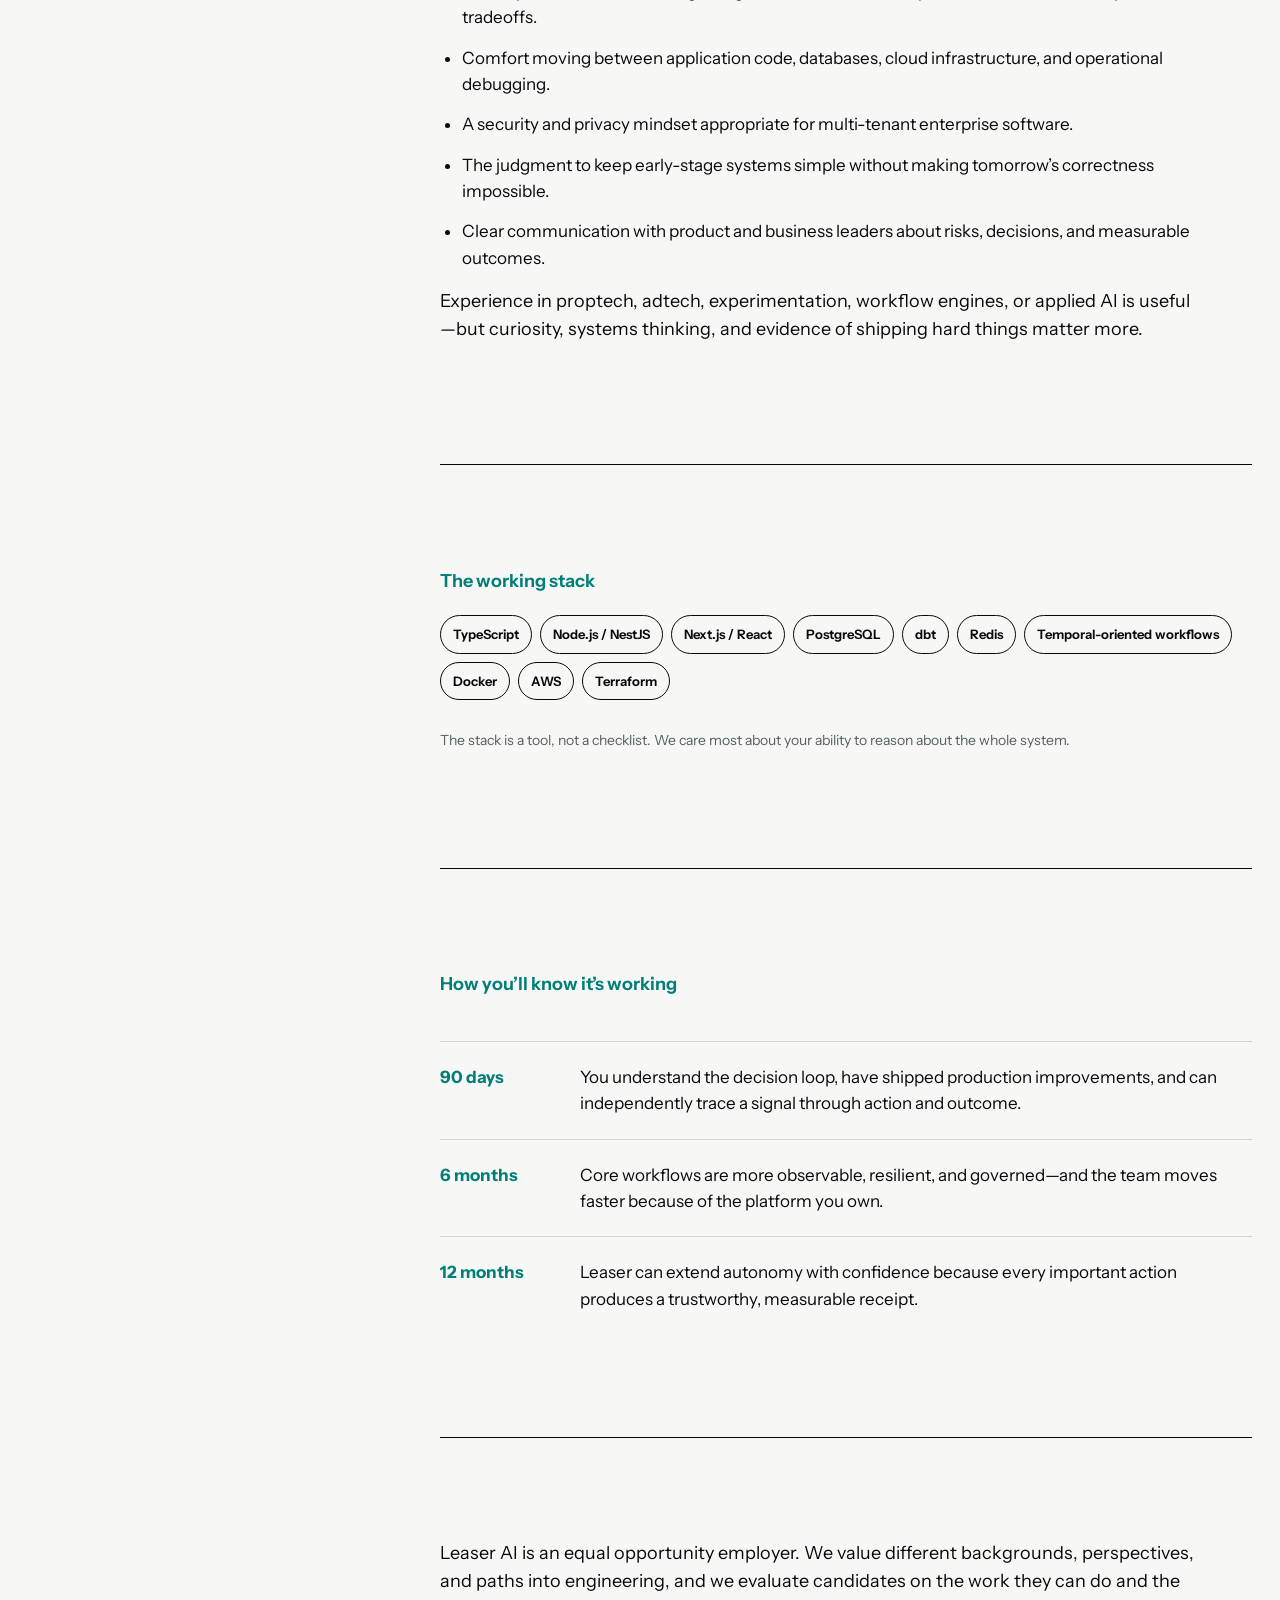
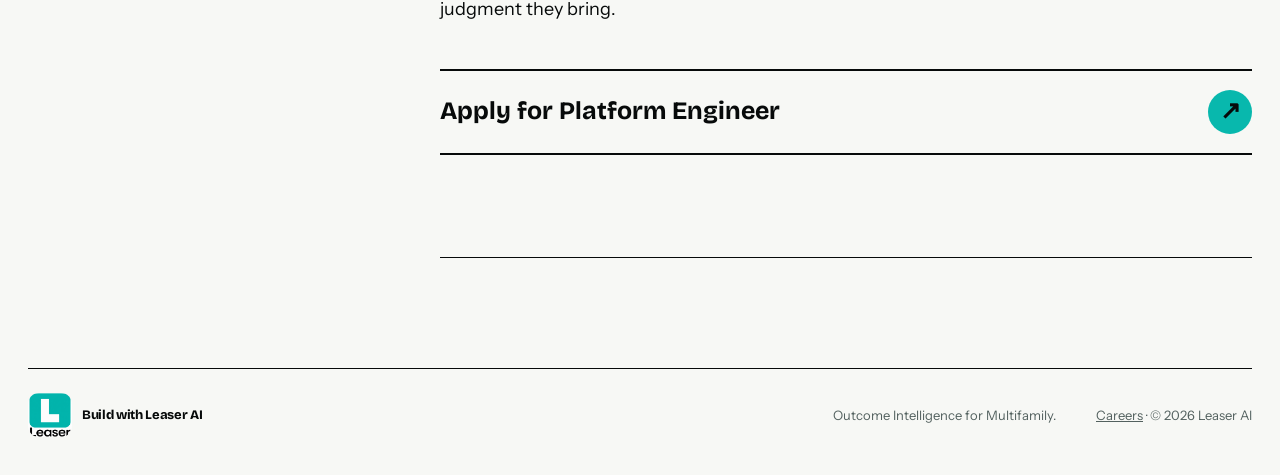
<file: careers/platform-engineer/index.html>
<!doctype html>
<html lang="en">
  <head>
    <meta charset="utf-8" />
    <meta name="viewport" content="width=device-width, initial-scale=1" />
    <title>Platform Engineer | Careers at Leaser AI</title>
    <meta name="description" content="Join Leaser AI as a Platform Engineer and build the technical spine connecting multifamily data, decisions, governed action, and measurable outcomes." />
    <meta name="theme-color" content="#08b8ad" />
    <meta name="robots" content="index, follow" />
    <link rel="canonical" href="https://build.leaserai.com/careers/platform-engineer/" />
    <link rel="icon" href="../../favicon.svg" type="image/svg+xml" />
    <link rel="apple-touch-icon" href="../../assets/leaser-vertical-logo.png" />
    <link rel="preconnect" href="https://fonts.googleapis.com" />
    <link rel="preconnect" href="https://fonts.gstatic.com" crossorigin />
    <link href="https://fonts.googleapis.com/css2?family=Bricolage+Grotesque:opsz,wdth,wght@12..96,75..100,400..800&amp;family=Instrument+Sans:wdth,wght@75..100,400..700&amp;display=swap" rel="stylesheet" />
    <link rel="stylesheet" href="../../styles.css" />
    <meta property="og:type" content="website" />
    <meta property="og:site_name" content="Build with Leaser AI" />
    <meta property="og:url" content="https://build.leaserai.com/careers/platform-engineer/" />
    <meta property="og:title" content="Platform Engineer at Leaser AI" />
    <meta property="og:description" content="Build the technical spine behind outcome intelligence for multifamily." />
    <meta property="og:image" content="https://build.leaserai.com/assets/careers-og.png" />
    <meta property="og:image:width" content="1200" />
    <meta property="og:image:height" content="630" />
    <meta name="twitter:card" content="summary_large_image" />
    <meta name="twitter:image" content="https://build.leaserai.com/assets/careers-og.png" />
    <script type="application/ld+json">
      {
        "@context": "https://schema.org",
        "@type": "JobPosting",
        "title": "Platform Engineer",
        "description": "Build the technical spine connecting multifamily data, durable workflows, governed action, and measurable business outcomes at Leaser AI.",
        "datePosted": "2026-09-18",
        "employmentType": "FULL_TIME",
        "jobLocationType": "TELECOMMUTE",
        "applicantLocationRequirements": { "@type": "Country", "name": "United States" },
        "directApply": true,
        "hiringOrganization": { "@type": "Organization", "name": "Leaser AI", "sameAs": "https://leaserai.com/", "logo": "https://build.leaserai.com/assets/leaser-vertical-logo.png" }
      }
    </script>
  </head>
  <body class="job-page">
    <a class="skip-link" href="#job">Skip to job description</a>
    <header class="site-header">
      <a class="brand" href="../../" aria-label="Build with Leaser AI home"><img src="../../assets/leaser-vertical-logo.png" alt="Leaser" width="52" height="52" /><span>Build with Leaser AI</span></a>
      <nav aria-label="Primary navigation"><a href="../../#insights">Insights</a><a href="../../insights/decision-intelligence/#loop">The Loop</a><a href="../../#ecosystem">Ecosystem</a><a href="../">Careers</a></nav>
      <a class="header-cta" href="../apply/?role=Platform%20Engineer&amp;ref=platform-engineer">Apply now</a>
    </header>

    <main id="job">
      <header class="job-hero">
        <a class="article-back" href="../">← All careers</a>
        <p class="issue">Engineering / Open role 01</p>
        <h1>Platform<br />Engineer</h1>
        <p class="job-dek">Build the technical spine that lets an AI system observe, decide, act, and learn from real leasing outcomes.</p>
      </header>

      <div class="job-layout">
        <aside class="job-facts" aria-label="Role details">
          <dl>
            <div><dt>Type</dt><dd>Full-time</dd></div>
            <div><dt>Location</dt><dd>Remote US</dd></div>
            <div><dt>Reports to</dt><dd>Cofounder &amp; CTO,<br />Leaser AI</dd></div>
            <div><dt>Team</dt><dd>Engineering</dd></div>
          </dl>
          <a class="job-apply" href="../apply/?role=Platform%20Engineer&amp;ref=platform-engineer">Apply for this role <span aria-hidden="true">↗</span></a>
        </aside>

        <article class="job-description">
          <section>
            <p class="section-kicker">The opportunity</p>
            <h2>Own the layer where intelligence becomes reliable action.</h2>
            <p>Leaser helps multifamily asset owners turn exposed inventory into profitable revenue. That requires more than a model or a dashboard. It requires a durable platform that can unify operating signals, recommend an intervention, execute it safely, and return the outcome to memory.</p>
            <p>As a Platform Engineer, you’ll work across backend services, data systems, integrations, workflows, infrastructure, and AI boundaries. This is not a narrow DevOps or SRE role. You’ll own consequential product infrastructure from first design through production behavior.</p>
          </section>

          <section>
            <p class="section-kicker">What you’ll build</p>
            <ul class="job-list">
              <li><strong>A canonical operating state</strong><span>Connect property, inventory, prospect, channel, campaign, and lease data at the grain where the system can act.</span></li>
              <li><strong>Durable decision workflows</strong><span>Design idempotent, observable workflows that survive partial failure and preserve a complete decision receipt.</span></li>
              <li><strong>Governed action paths</strong><span>Encode approvals, authority, reversibility, audit history, and policy controls into how actions execute.</span></li>
              <li><strong>Outcome and attribution infrastructure</strong><span>Make it possible to trace a recommendation to an action, a signed lease, and the economics that followed.</span></li>
              <li><strong>AI platform primitives</strong><span>Build safe interfaces for model calls, evaluations, confidence, fallbacks, and the evidence returned to future decisions.</span></li>
              <li><strong>A fast, dependable developer system</strong><span>Raise the quality of local development, testing, observability, deployment, and production response.</span></li>
            </ul>
          </section>

          <section class="job-callout">
            <span>What makes this different</span>
            <blockquote>Most platforms stop when the workflow runs. Ours must know whether the decision worked.</blockquote>
          </section>

          <section>
            <p class="section-kicker">What you bring</p>
            <ul>
              <li>Strong production experience with backend or platform systems and clear ownership of their reliability.</li>
              <li>Fluency in APIs, data modeling, integrations, event-driven systems, and distributed-system tradeoffs.</li>
              <li>Comfort moving between application code, databases, cloud infrastructure, and operational debugging.</li>
              <li>A security and privacy mindset appropriate for multi-tenant enterprise software.</li>
              <li>The judgment to keep early-stage systems simple without making tomorrow’s correctness impossible.</li>
              <li>Clear communication with product and business leaders about risks, decisions, and measurable outcomes.</li>
            </ul>
            <p>Experience in proptech, adtech, experimentation, workflow engines, or applied AI is useful—but curiosity, systems thinking, and evidence of shipping hard things matter more.</p>
          </section>

          <section>
            <p class="section-kicker">The working stack</p>
            <div class="stack-line"><span>TypeScript</span><span>Node.js / NestJS</span><span>Next.js / React</span><span>PostgreSQL</span><span>dbt</span><span>Redis</span><span>Temporal-oriented workflows</span><span>Docker</span><span>AWS</span><span>Terraform</span></div>
            <p class="fine-print">The stack is a tool, not a checklist. We care most about your ability to reason about the whole system.</p>
          </section>

          <section>
            <p class="section-kicker">How you’ll know it’s working</p>
            <ol class="success-list">
              <li><span>90 days</span><p>You understand the decision loop, have shipped production improvements, and can independently trace a signal through action and outcome.</p></li>
              <li><span>6 months</span><p>Core workflows are more observable, resilient, and governed—and the team moves faster because of the platform you own.</p></li>
              <li><span>12 months</span><p>Leaser can extend autonomy with confidence because every important action produces a trustworthy, measurable receipt.</p></li>
            </ol>
          </section>

          <section class="equal-opportunity">
            <p>Leaser AI is an equal opportunity employer. We value different backgrounds, perspectives, and paths into engineering, and we evaluate candidates on the work they can do and the judgment they bring.</p>
            <a class="big-link" href="../apply/?role=Platform%20Engineer&amp;ref=platform-engineer">Apply for Platform Engineer <span aria-hidden="true">↗</span></a>
          </section>
        </article>
      </div>
    </main>

    <footer><div class="footer-brand"><img src="../../assets/leaser-vertical-logo.png" alt="" width="44" height="44" /><span>Build with Leaser AI</span></div><p>Outcome Intelligence for Multifamily.</p><p><a href="../">Careers</a> · © <span id="year"></span> Leaser AI</p></footer>
    <script src="../../script.js"></script>
  </body>
</html>
</file>
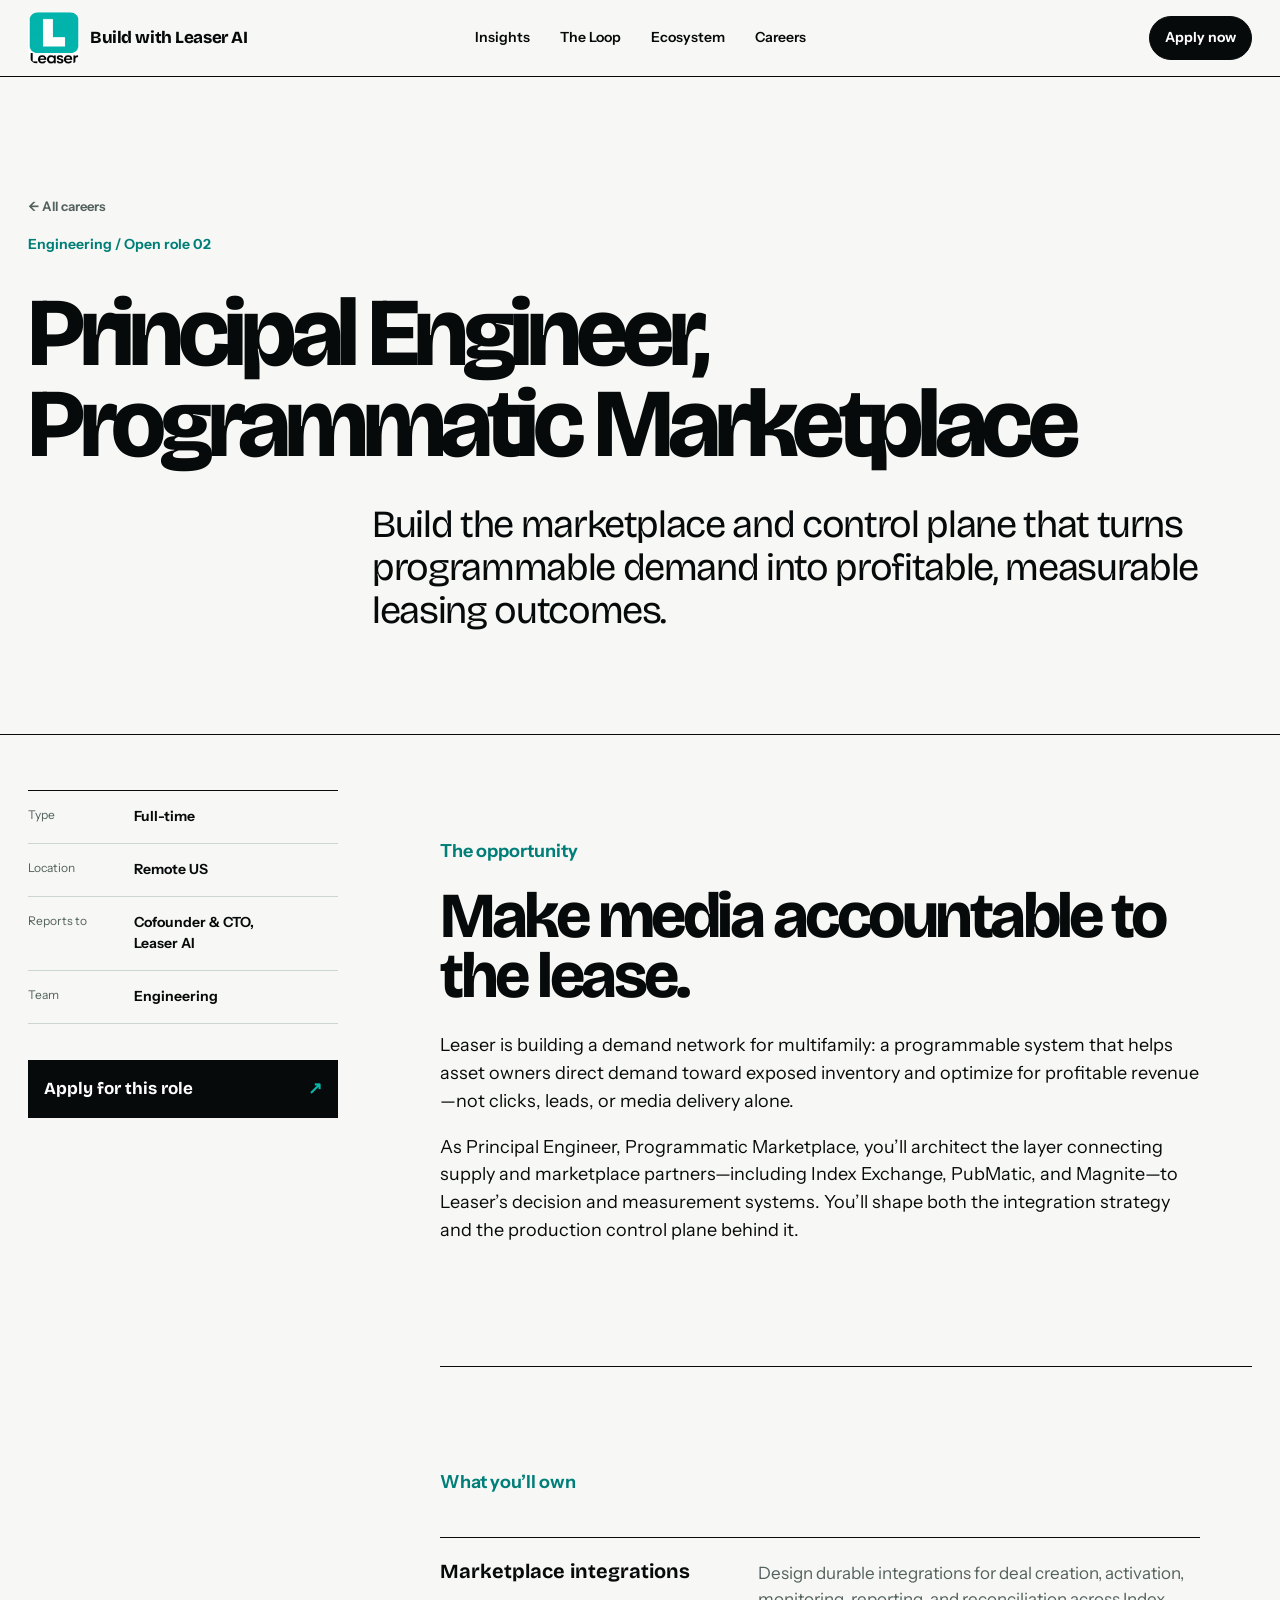
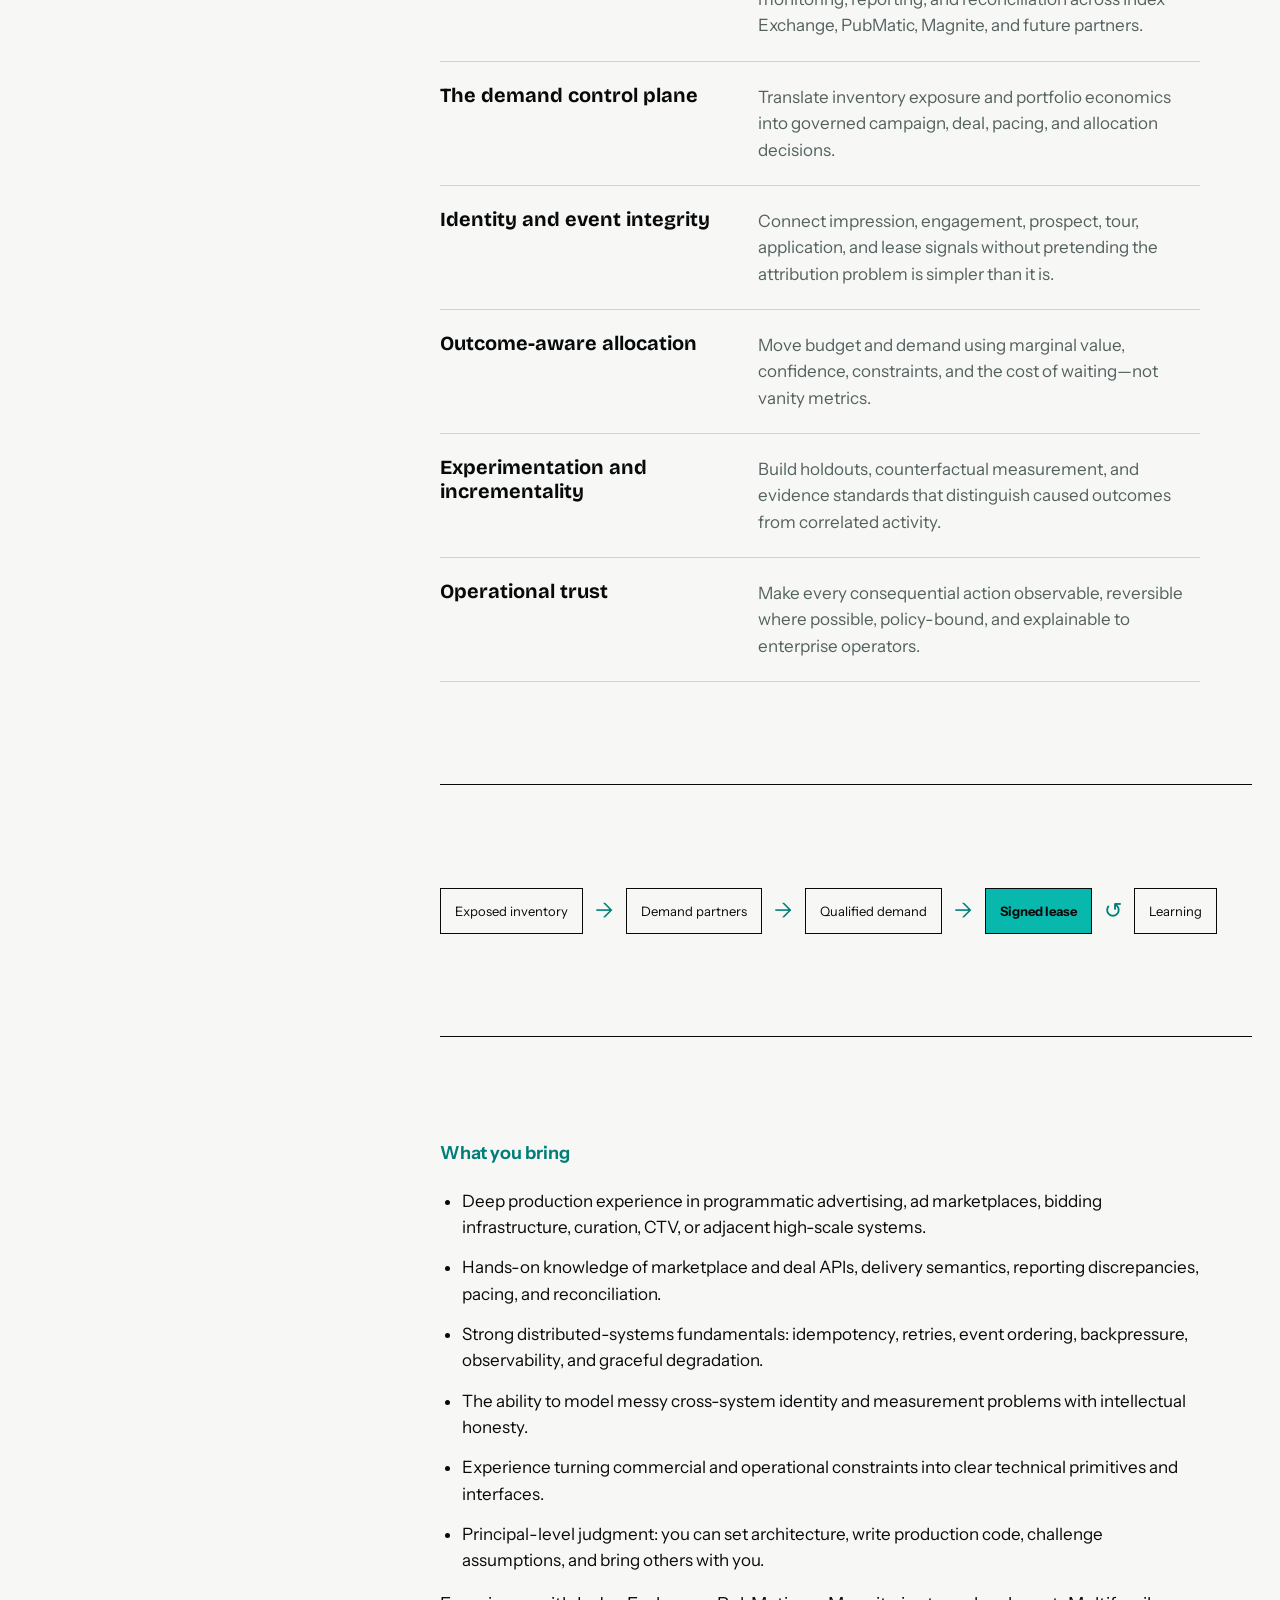
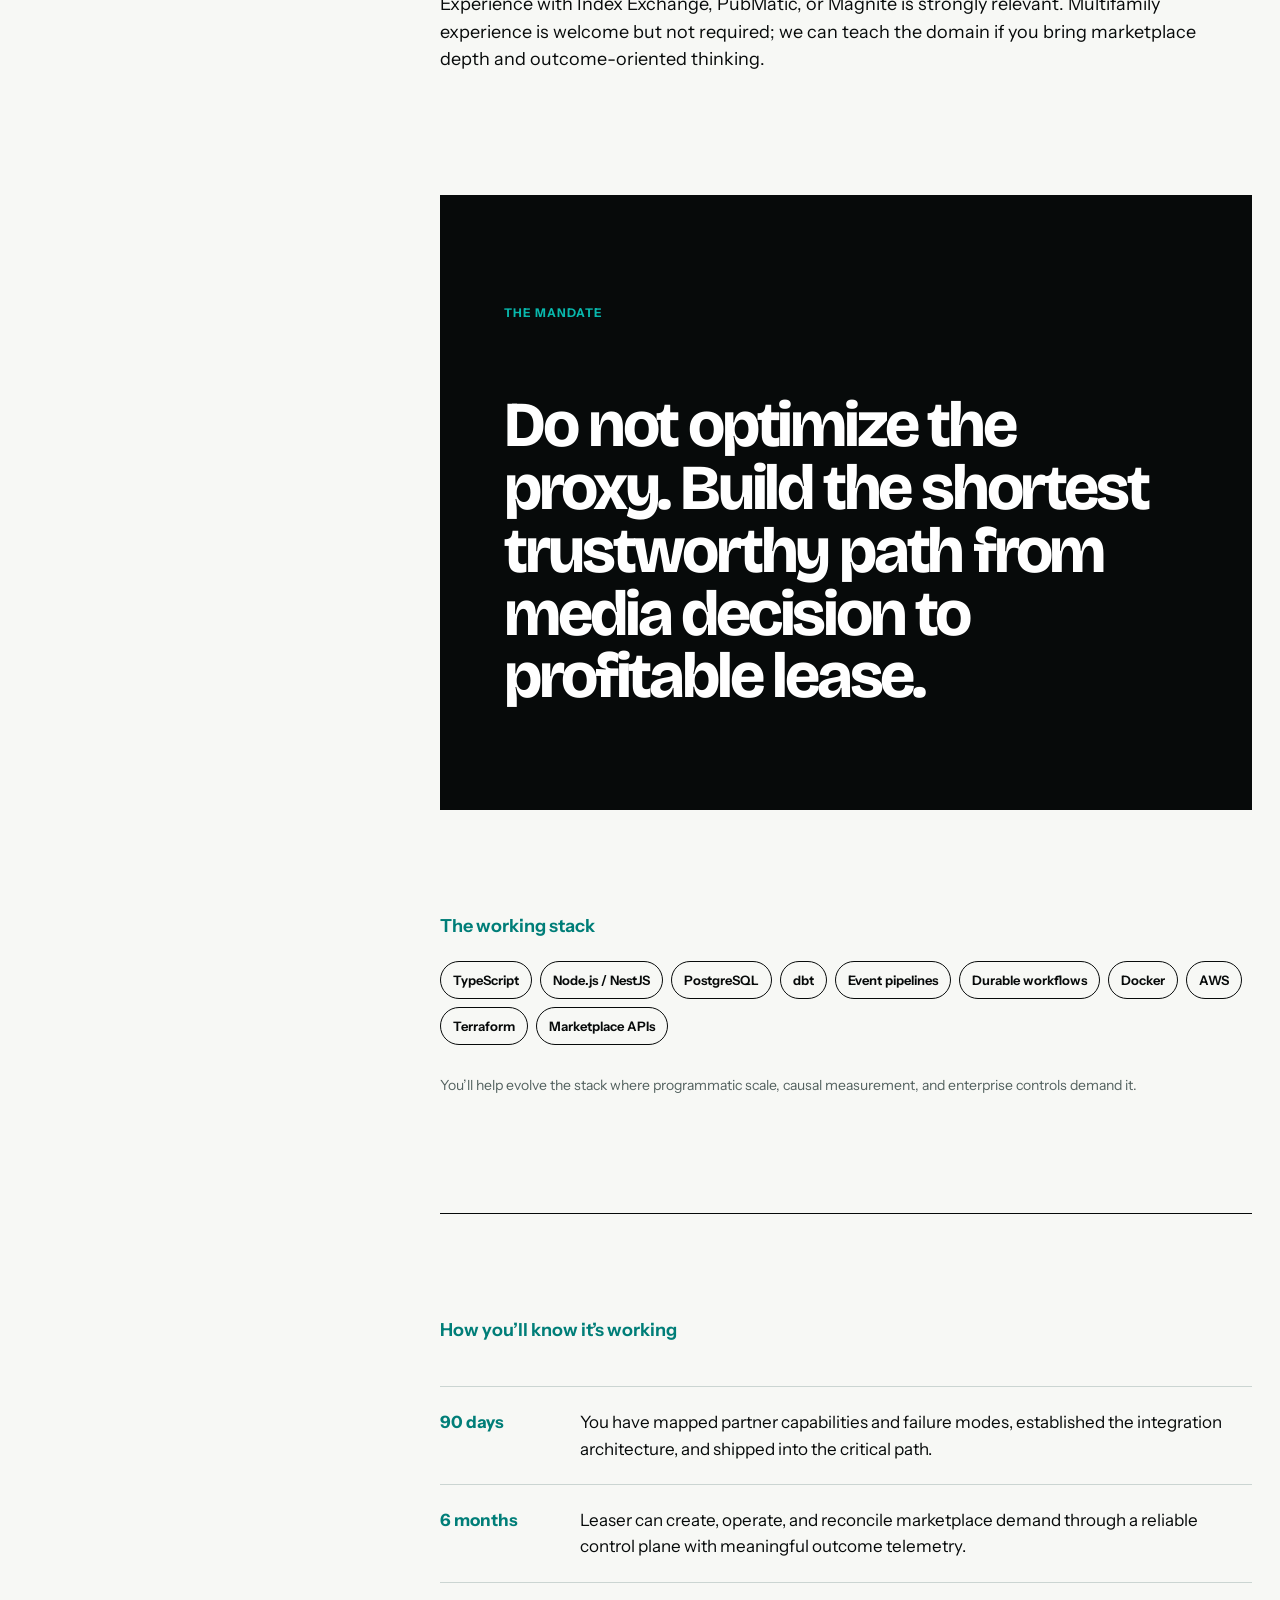
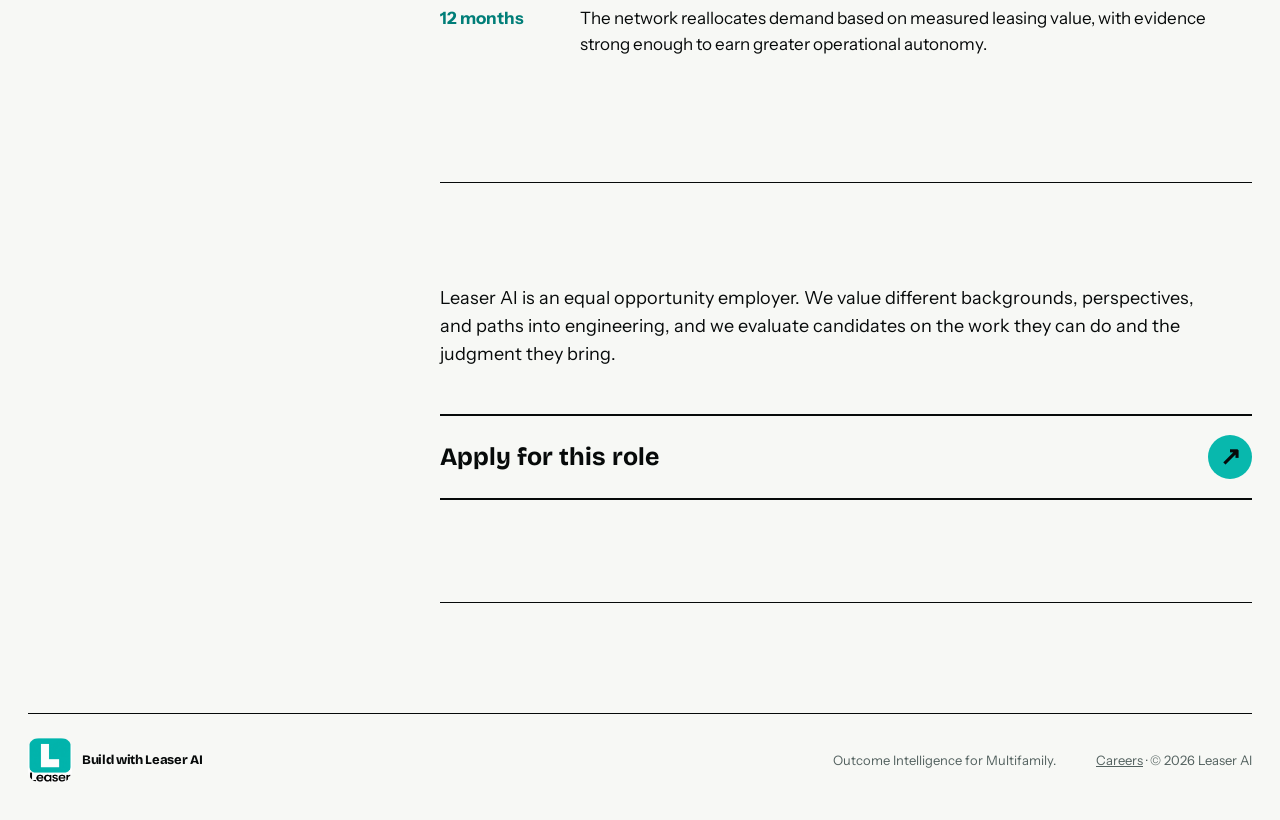
<file: careers/principal-engineer-programmatic-marketplace/index.html>
<!doctype html>
<html lang="en">
  <head>
    <meta charset="utf-8" />
    <meta name="viewport" content="width=device-width, initial-scale=1" />
    <title>Principal Engineer, Programmatic Marketplace | Careers at Leaser AI</title>
    <meta name="description" content="Join Leaser AI to build a programmatic demand marketplace connecting Index Exchange, PubMatic, and Magnite to measurable multifamily leasing outcomes." />
    <meta name="theme-color" content="#08b8ad" />
    <meta name="robots" content="index, follow" />
    <link rel="canonical" href="https://build.leaserai.com/careers/principal-engineer-programmatic-marketplace/" />
    <link rel="icon" href="../../favicon.svg" type="image/svg+xml" />
    <link rel="apple-touch-icon" href="../../assets/leaser-vertical-logo.png" />
    <link rel="preconnect" href="https://fonts.googleapis.com" />
    <link rel="preconnect" href="https://fonts.gstatic.com" crossorigin />
    <link href="https://fonts.googleapis.com/css2?family=Bricolage+Grotesque:opsz,wdth,wght@12..96,75..100,400..800&amp;family=Instrument+Sans:wdth,wght@75..100,400..700&amp;display=swap" rel="stylesheet" />
    <link rel="stylesheet" href="../../styles.css" />
    <meta property="og:type" content="website" />
    <meta property="og:site_name" content="Build with Leaser AI" />
    <meta property="og:url" content="https://build.leaserai.com/careers/principal-engineer-programmatic-marketplace/" />
    <meta property="og:title" content="Principal Engineer, Programmatic Marketplace at Leaser AI" />
    <meta property="og:description" content="Build the demand marketplace that connects media decisions to signed leases." />
    <meta property="og:image" content="https://build.leaserai.com/assets/careers-og.png" />
    <meta property="og:image:width" content="1200" />
    <meta property="og:image:height" content="630" />
    <meta name="twitter:card" content="summary_large_image" />
    <meta name="twitter:image" content="https://build.leaserai.com/assets/careers-og.png" />
    <script type="application/ld+json">
      {
        "@context": "https://schema.org",
        "@type": "JobPosting",
        "title": "Principal Engineer, Programmatic Marketplace",
        "description": "Build the programmatic marketplace and control plane connecting demand partners to measurable multifamily leasing outcomes at Leaser AI.",
        "datePosted": "2026-09-18",
        "employmentType": "FULL_TIME",
        "jobLocationType": "TELECOMMUTE",
        "applicantLocationRequirements": { "@type": "Country", "name": "United States" },
        "directApply": true,
        "hiringOrganization": { "@type": "Organization", "name": "Leaser AI", "sameAs": "https://leaserai.com/", "logo": "https://build.leaserai.com/assets/leaser-vertical-logo.png" }
      }
    </script>
  </head>
  <body class="job-page marketplace-role">
    <a class="skip-link" href="#job">Skip to job description</a>
    <header class="site-header">
      <a class="brand" href="../../" aria-label="Build with Leaser AI home"><img src="../../assets/leaser-vertical-logo.png" alt="Leaser" width="52" height="52" /><span>Build with Leaser AI</span></a>
      <nav aria-label="Primary navigation"><a href="../../#insights">Insights</a><a href="../../insights/decision-intelligence/#loop">The Loop</a><a href="../../#ecosystem">Ecosystem</a><a href="../">Careers</a></nav>
      <a class="header-cta" href="../apply/?role=Principal%20Engineer%2C%20Programmatic%20Marketplace&amp;ref=principal-engineer-programmatic-marketplace">Apply now</a>
    </header>

    <main id="job">
      <header class="job-hero">
        <a class="article-back" href="../">← All careers</a>
        <p class="issue">Engineering / Open role 02</p>
        <h1>Principal Engineer,<br />Programmatic Marketplace</h1>
        <p class="job-dek">Build the marketplace and control plane that turns programmable demand into profitable, measurable leasing outcomes.</p>
      </header>

      <div class="job-layout">
        <aside class="job-facts" aria-label="Role details">
          <dl>
            <div><dt>Type</dt><dd>Full-time</dd></div>
            <div><dt>Location</dt><dd>Remote US</dd></div>
            <div><dt>Reports to</dt><dd>Cofounder &amp; CTO,<br />Leaser AI</dd></div>
            <div><dt>Team</dt><dd>Engineering</dd></div>
          </dl>
          <a class="job-apply" href="../apply/?role=Principal%20Engineer%2C%20Programmatic%20Marketplace&amp;ref=principal-engineer-programmatic-marketplace">Apply for this role <span aria-hidden="true">↗</span></a>
        </aside>

        <article class="job-description">
          <section>
            <p class="section-kicker">The opportunity</p>
            <h2>Make media accountable to the lease.</h2>
            <p>Leaser is building a demand network for multifamily: a programmable system that helps asset owners direct demand toward exposed inventory and optimize for profitable revenue—not clicks, leads, or media delivery alone.</p>
            <p>As Principal Engineer, Programmatic Marketplace, you’ll architect the layer connecting supply and marketplace partners—including Index Exchange, PubMatic, and Magnite—to Leaser’s decision and measurement systems. You’ll shape both the integration strategy and the production control plane behind it.</p>
          </section>

          <section>
            <p class="section-kicker">What you’ll own</p>
            <ul class="job-list">
              <li><strong>Marketplace integrations</strong><span>Design durable integrations for deal creation, activation, monitoring, reporting, and reconciliation across Index Exchange, PubMatic, Magnite, and future partners.</span></li>
              <li><strong>The demand control plane</strong><span>Translate inventory exposure and portfolio economics into governed campaign, deal, pacing, and allocation decisions.</span></li>
              <li><strong>Identity and event integrity</strong><span>Connect impression, engagement, prospect, tour, application, and lease signals without pretending the attribution problem is simpler than it is.</span></li>
              <li><strong>Outcome-aware allocation</strong><span>Move budget and demand using marginal value, confidence, constraints, and the cost of waiting—not vanity metrics.</span></li>
              <li><strong>Experimentation and incrementality</strong><span>Build holdouts, counterfactual measurement, and evidence standards that distinguish caused outcomes from correlated activity.</span></li>
              <li><strong>Operational trust</strong><span>Make every consequential action observable, reversible where possible, policy-bound, and explainable to enterprise operators.</span></li>
            </ul>
          </section>

          <section class="marketplace-path" aria-label="Marketplace outcome path">
            <span>Exposed inventory</span><i aria-hidden="true">→</i><span>Demand partners</span><i aria-hidden="true">→</i><span>Qualified demand</span><i aria-hidden="true">→</i><strong>Signed lease</strong><i aria-hidden="true">↺</i><span>Learning</span>
          </section>

          <section>
            <p class="section-kicker">What you bring</p>
            <ul>
              <li>Deep production experience in programmatic advertising, ad marketplaces, bidding infrastructure, curation, CTV, or adjacent high-scale systems.</li>
              <li>Hands-on knowledge of marketplace and deal APIs, delivery semantics, reporting discrepancies, pacing, and reconciliation.</li>
              <li>Strong distributed-systems fundamentals: idempotency, retries, event ordering, backpressure, observability, and graceful degradation.</li>
              <li>The ability to model messy cross-system identity and measurement problems with intellectual honesty.</li>
              <li>Experience turning commercial and operational constraints into clear technical primitives and interfaces.</li>
              <li>Principal-level judgment: you can set architecture, write production code, challenge assumptions, and bring others with you.</li>
            </ul>
            <p>Experience with Index Exchange, PubMatic, or Magnite is strongly relevant. Multifamily experience is welcome but not required; we can teach the domain if you bring marketplace depth and outcome-oriented thinking.</p>
          </section>

          <section class="job-callout">
            <span>The mandate</span>
            <blockquote>Do not optimize the proxy. Build the shortest trustworthy path from media decision to profitable lease.</blockquote>
          </section>

          <section>
            <p class="section-kicker">The working stack</p>
            <div class="stack-line"><span>TypeScript</span><span>Node.js / NestJS</span><span>PostgreSQL</span><span>dbt</span><span>Event pipelines</span><span>Durable workflows</span><span>Docker</span><span>AWS</span><span>Terraform</span><span>Marketplace APIs</span></div>
            <p class="fine-print">You’ll help evolve the stack where programmatic scale, causal measurement, and enterprise controls demand it.</p>
          </section>

          <section>
            <p class="section-kicker">How you’ll know it’s working</p>
            <ol class="success-list">
              <li><span>90 days</span><p>You have mapped partner capabilities and failure modes, established the integration architecture, and shipped into the critical path.</p></li>
              <li><span>6 months</span><p>Leaser can create, operate, and reconcile marketplace demand through a reliable control plane with meaningful outcome telemetry.</p></li>
              <li><span>12 months</span><p>The network reallocates demand based on measured leasing value, with evidence strong enough to earn greater operational autonomy.</p></li>
            </ol>
          </section>

          <section class="equal-opportunity">
            <p>Leaser AI is an equal opportunity employer. We value different backgrounds, perspectives, and paths into engineering, and we evaluate candidates on the work they can do and the judgment they bring.</p>
            <a class="big-link" href="../apply/?role=Principal%20Engineer%2C%20Programmatic%20Marketplace&amp;ref=principal-engineer-programmatic-marketplace">Apply for this role <span aria-hidden="true">↗</span></a>
          </section>
        </article>
      </div>
    </main>

    <footer><div class="footer-brand"><img src="../../assets/leaser-vertical-logo.png" alt="" width="44" height="44" /><span>Build with Leaser AI</span></div><p>Outcome Intelligence for Multifamily.</p><p><a href="../">Careers</a> · © <span id="year"></span> Leaser AI</p></footer>
    <script src="../../script.js"></script>
  </body>
</html>
</file>
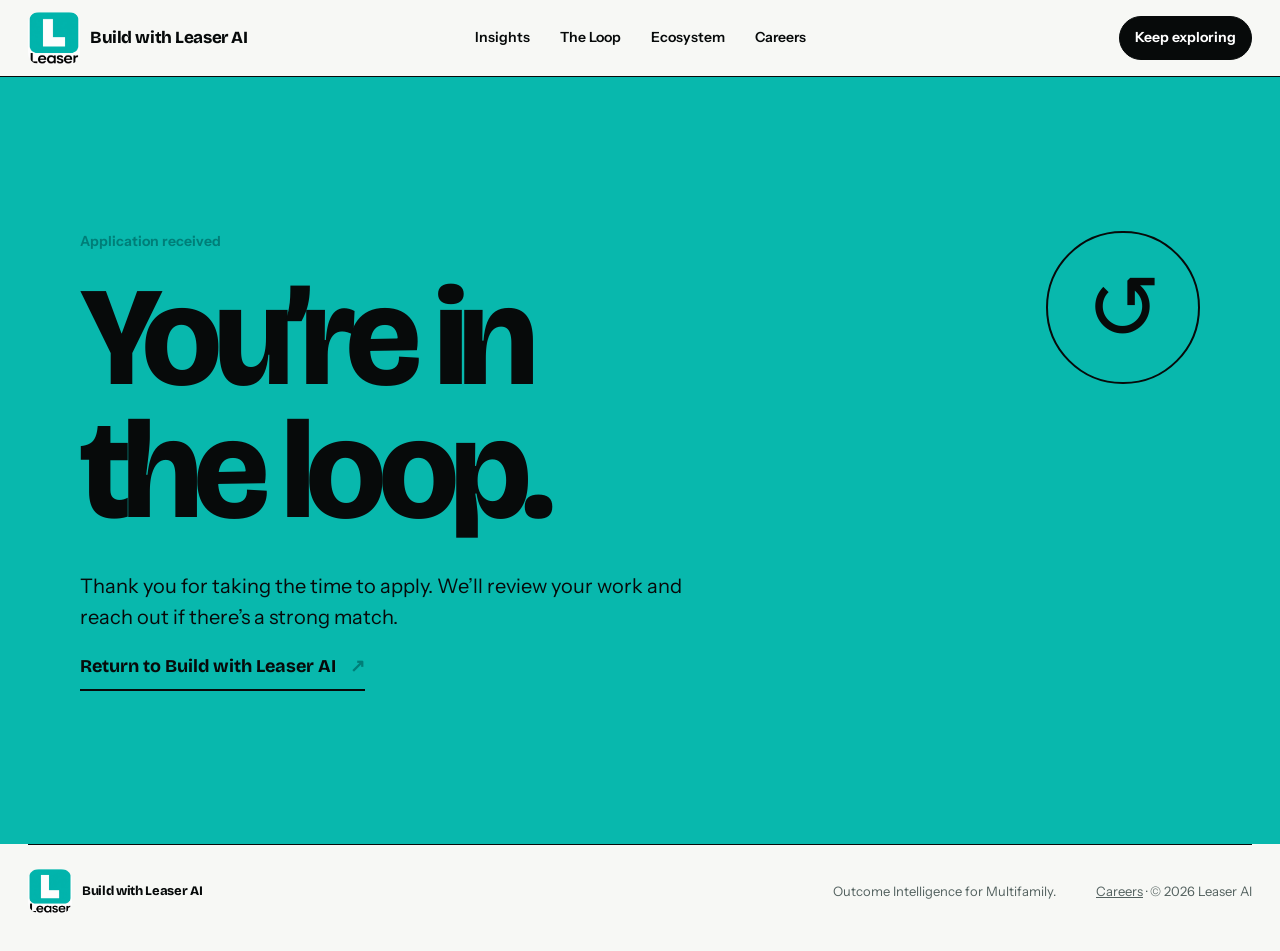
<file: careers/thanks/index.html>
<!doctype html>
<html lang="en">
  <head>
    <meta charset="utf-8" />
    <meta name="viewport" content="width=device-width, initial-scale=1" />
    <title>Application received | Leaser AI</title>
    <meta name="description" content="Your application to Leaser AI has been received." />
    <meta name="theme-color" content="#08b8ad" />
    <meta name="robots" content="noindex, nofollow" />
    <link rel="icon" href="../../favicon.svg" type="image/svg+xml" />
    <link rel="preconnect" href="https://fonts.googleapis.com" />
    <link rel="preconnect" href="https://fonts.gstatic.com" crossorigin />
    <link href="https://fonts.googleapis.com/css2?family=Bricolage+Grotesque:opsz,wdth,wght@12..96,75..100,400..800&amp;family=Instrument+Sans:wdth,wght@75..100,400..700&amp;display=swap" rel="stylesheet" />
    <link rel="stylesheet" href="../../styles.css" />
  </head>
  <body class="thanks-page">
    <header class="site-header">
      <a class="brand" href="../../" aria-label="Build with Leaser AI home"><img src="../../assets/leaser-vertical-logo.png" alt="Leaser" width="52" height="52" /><span>Build with Leaser AI</span></a>
      <nav aria-label="Primary navigation"><a href="../../#insights">Insights</a><a href="../../insights/decision-intelligence/#loop">The Loop</a><a href="../../#ecosystem">Ecosystem</a><a href="../">Careers</a></nav>
      <a class="header-cta" href="../../">Keep exploring</a>
    </header>
    <main class="thanks-shell">
      <div class="thanks-mark" aria-hidden="true">↺</div>
      <p class="issue">Application received</p>
      <h1>You’re in<br />the loop.</h1>
      <p>Thank you for taking the time to apply. We’ll review your work and reach out if there’s a strong match.</p>
      <a class="text-link" href="../../">Return to Build with Leaser AI <span aria-hidden="true">↗</span></a>
    </main>
    <footer><div class="footer-brand"><img src="../../assets/leaser-vertical-logo.png" alt="" width="44" height="44" /><span>Build with Leaser AI</span></div><p>Outcome Intelligence for Multifamily.</p><p><a href="../">Careers</a> · © <span id="year"></span> Leaser AI</p></footer>
    <script src="../../script.js"></script>
  </body>
</html>
</file>
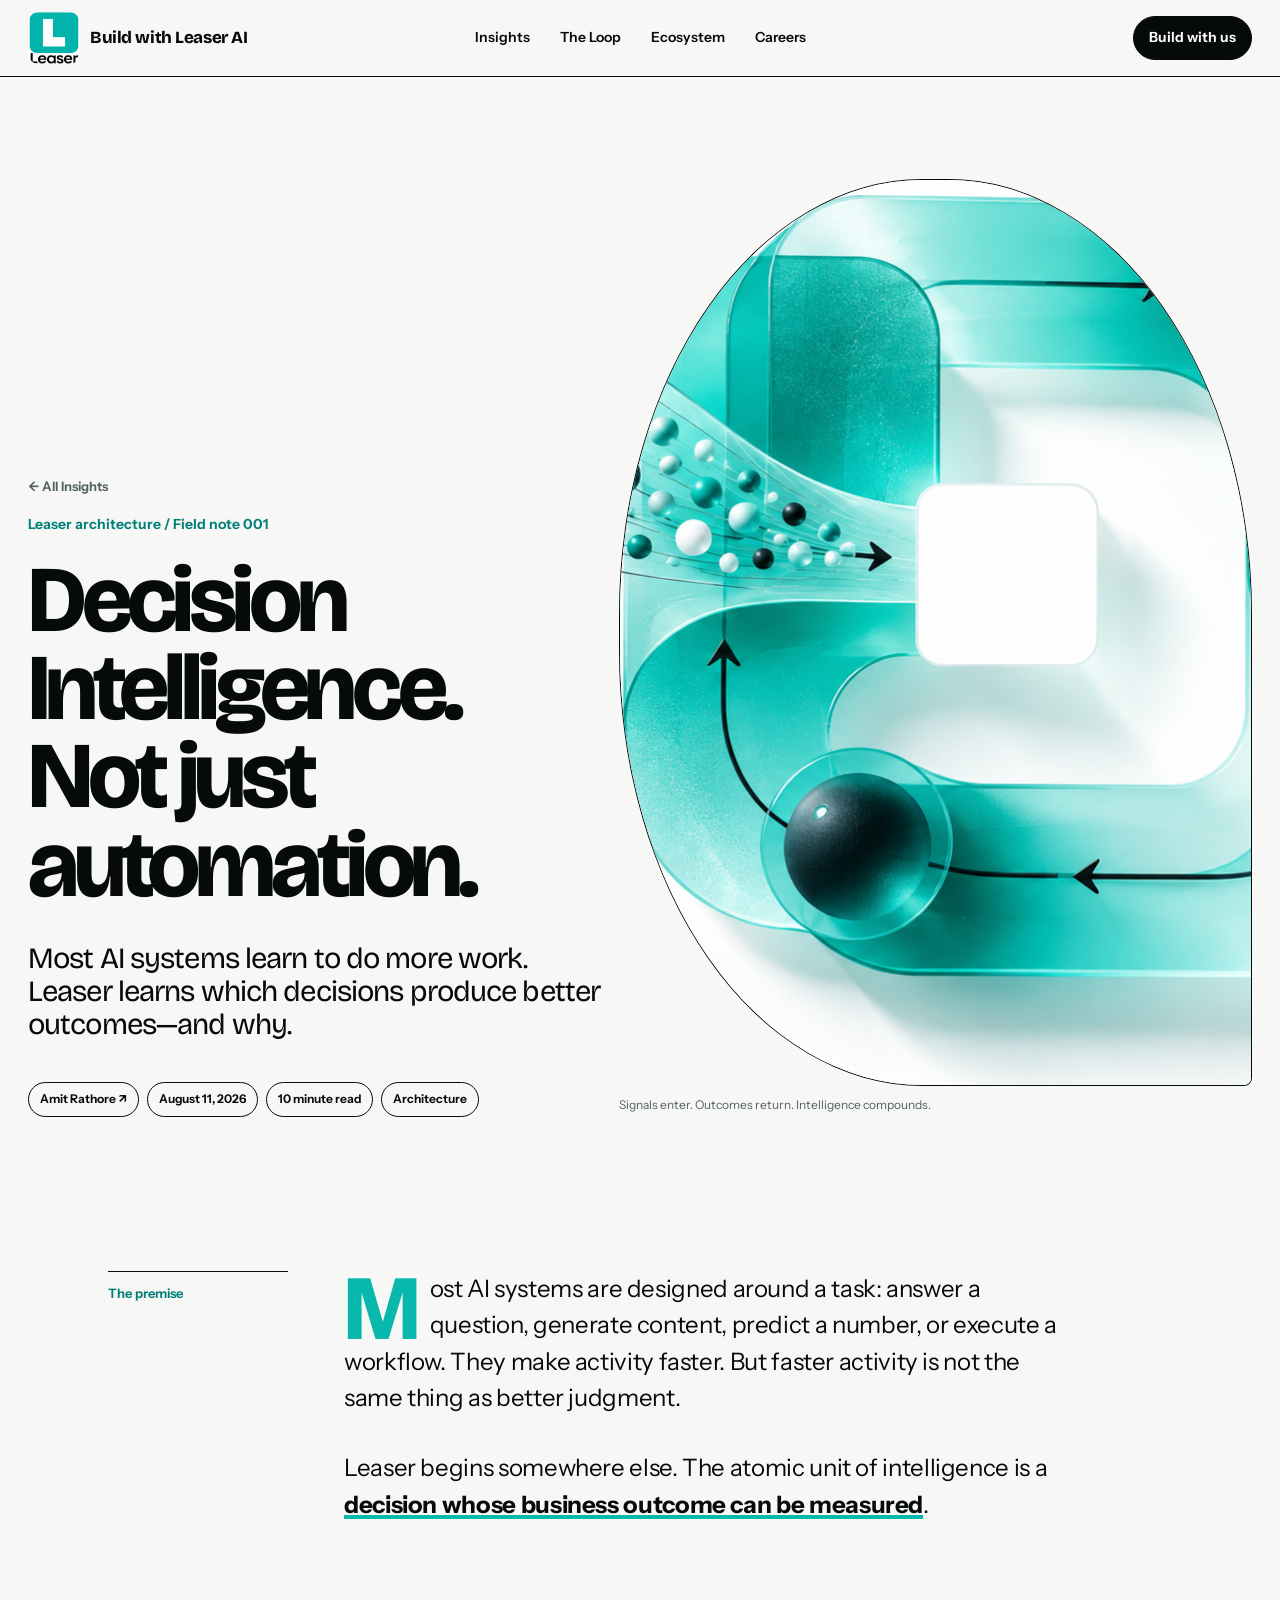
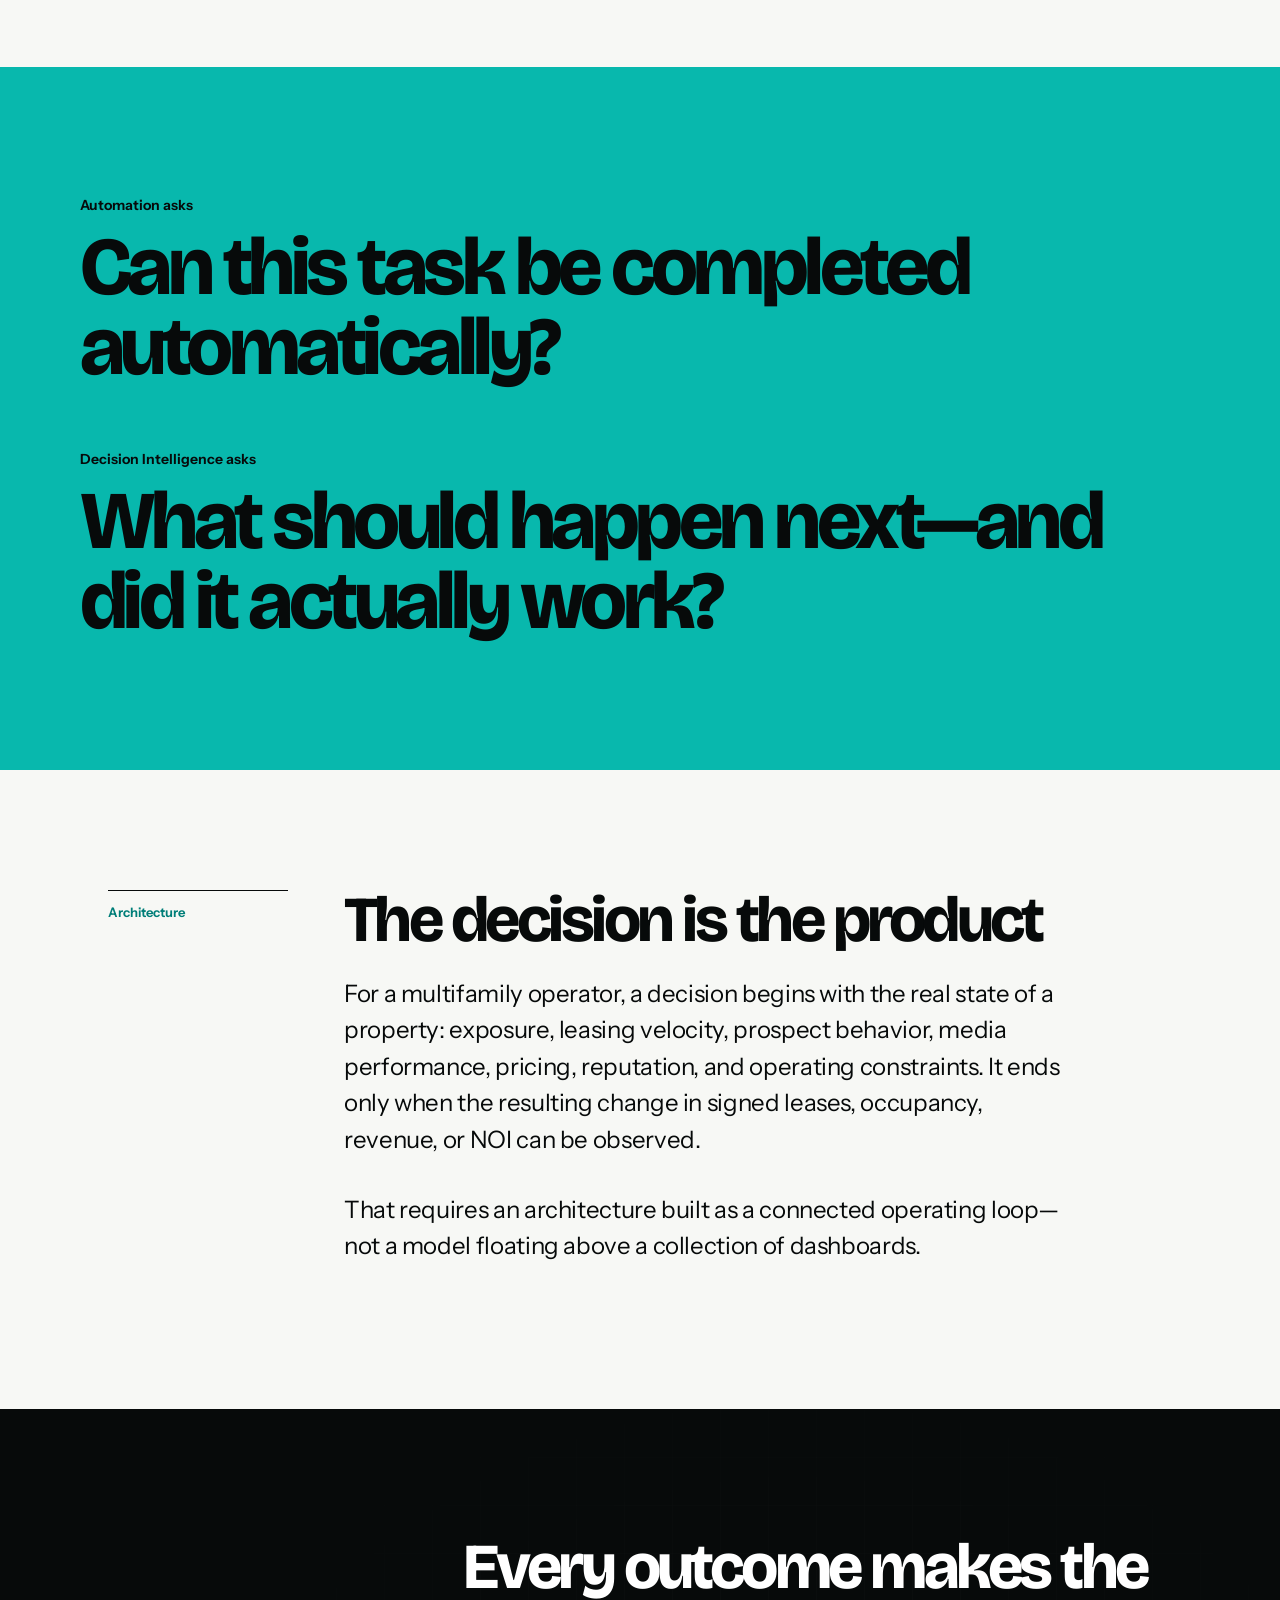
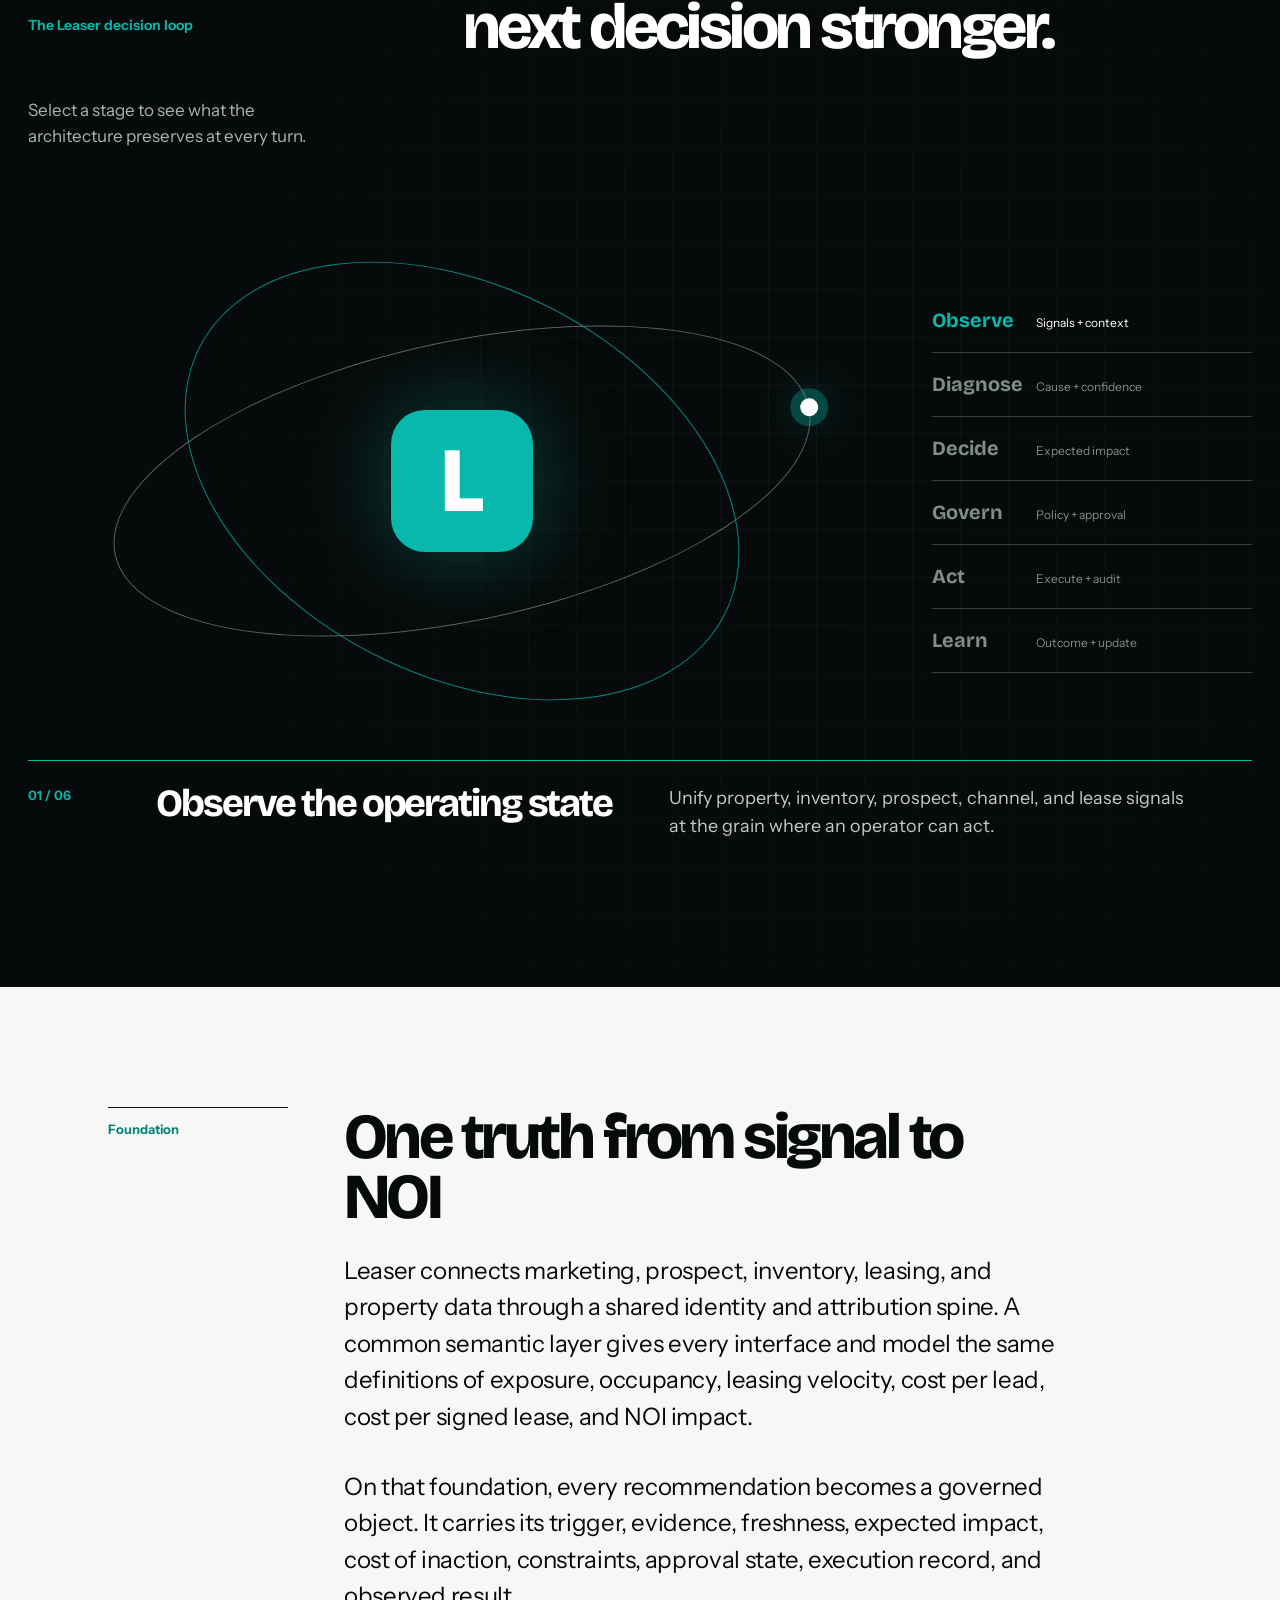
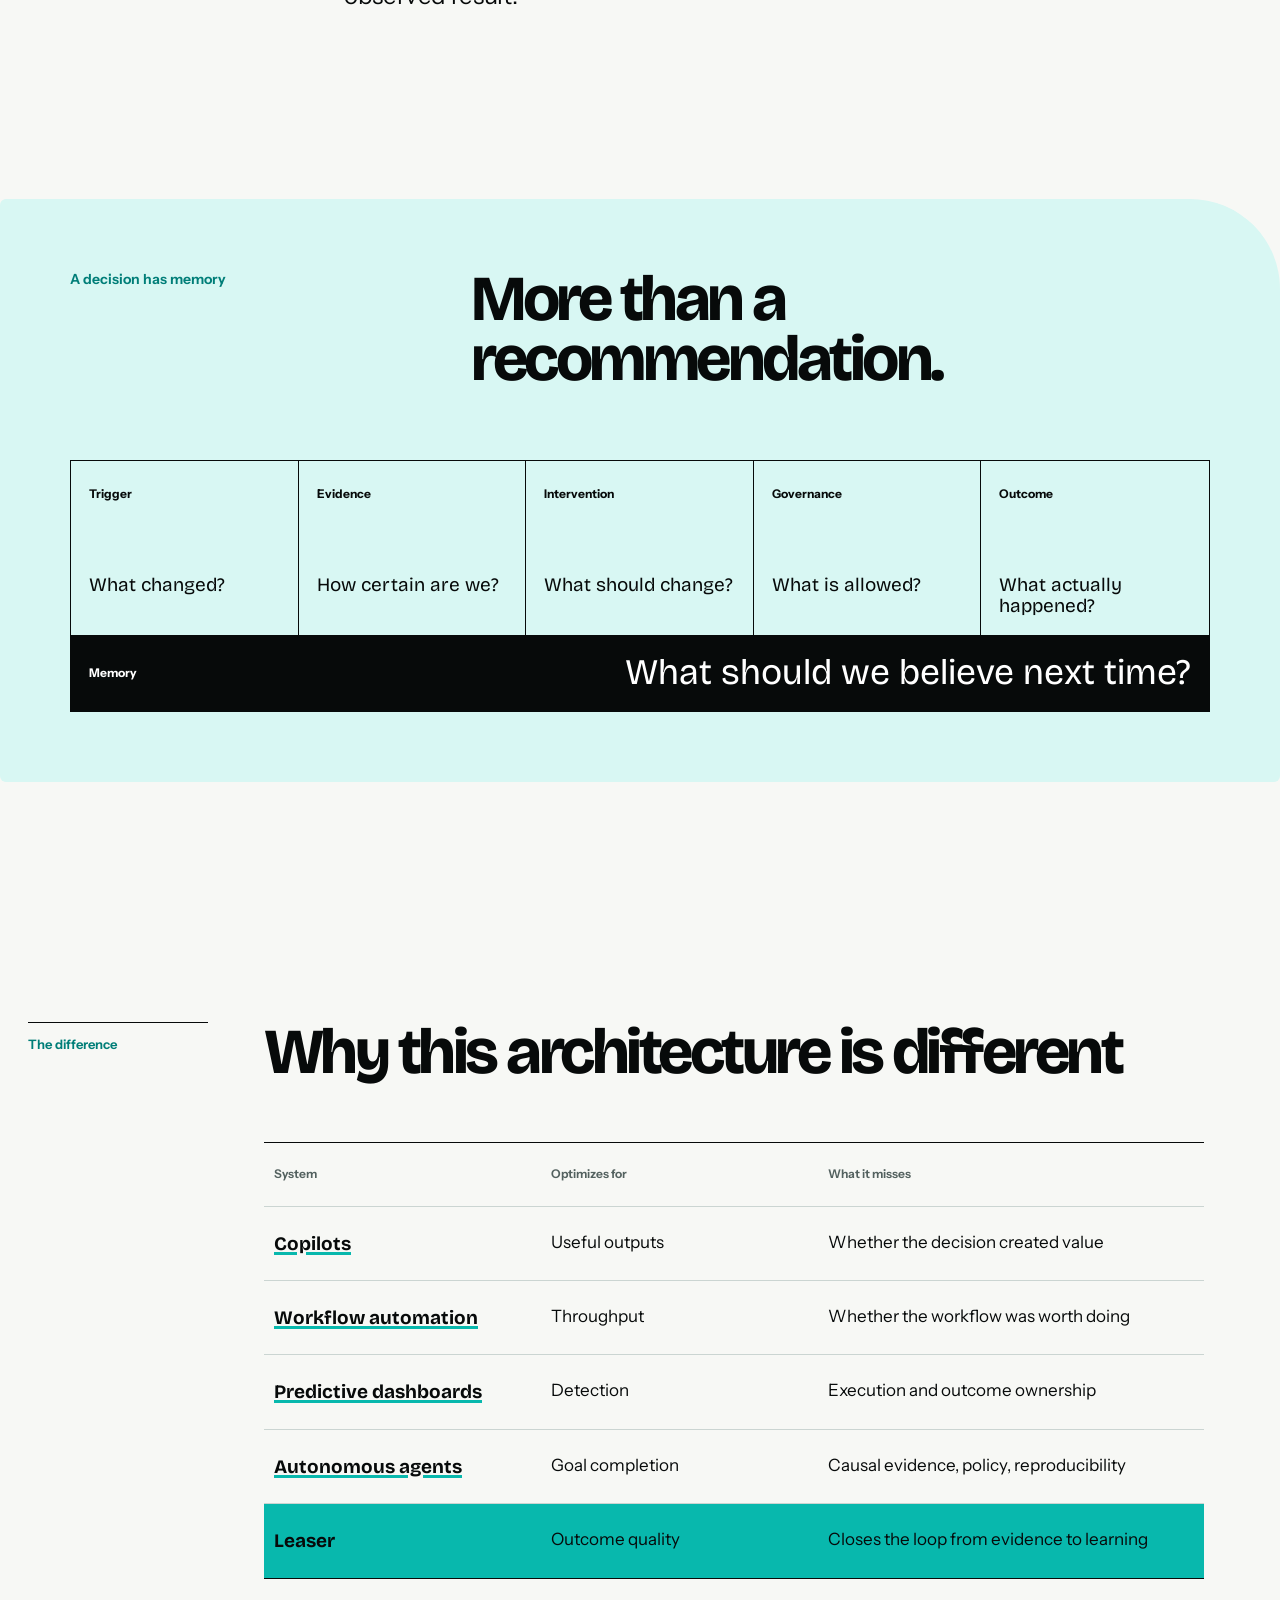
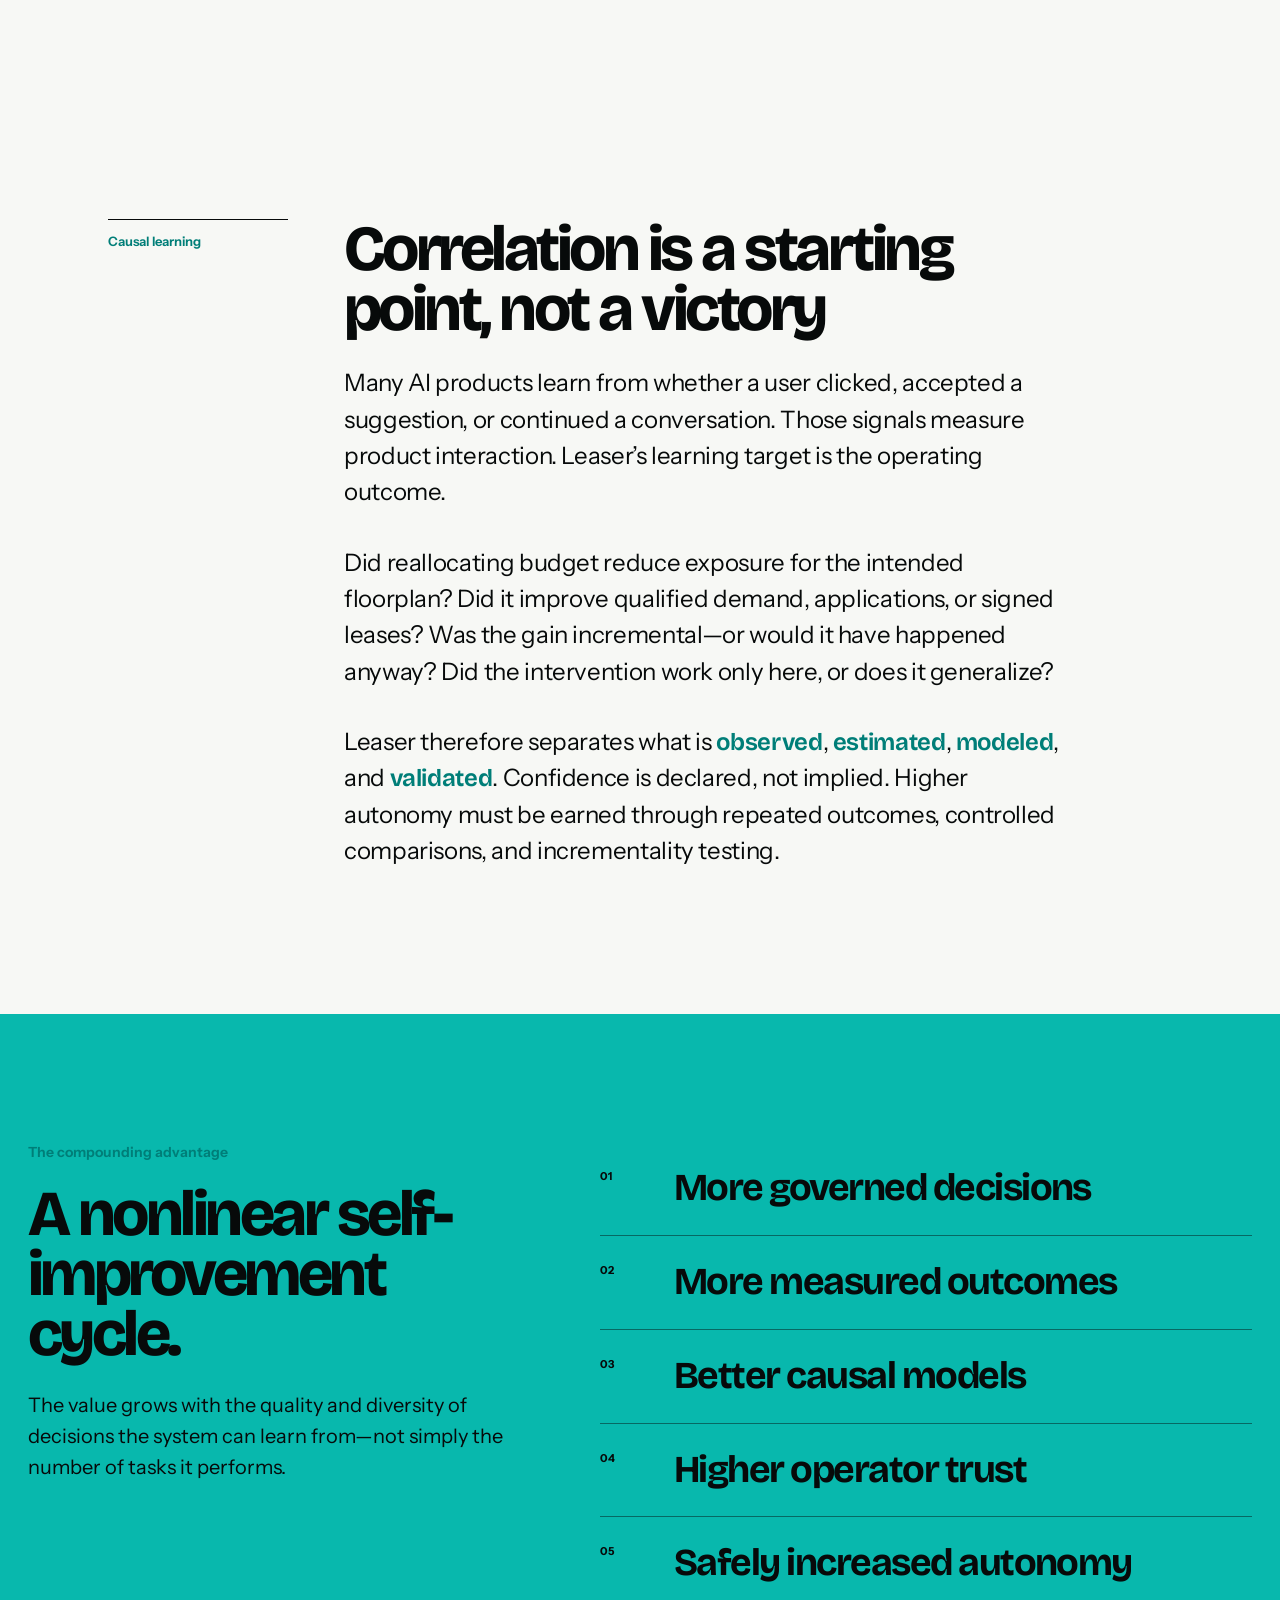
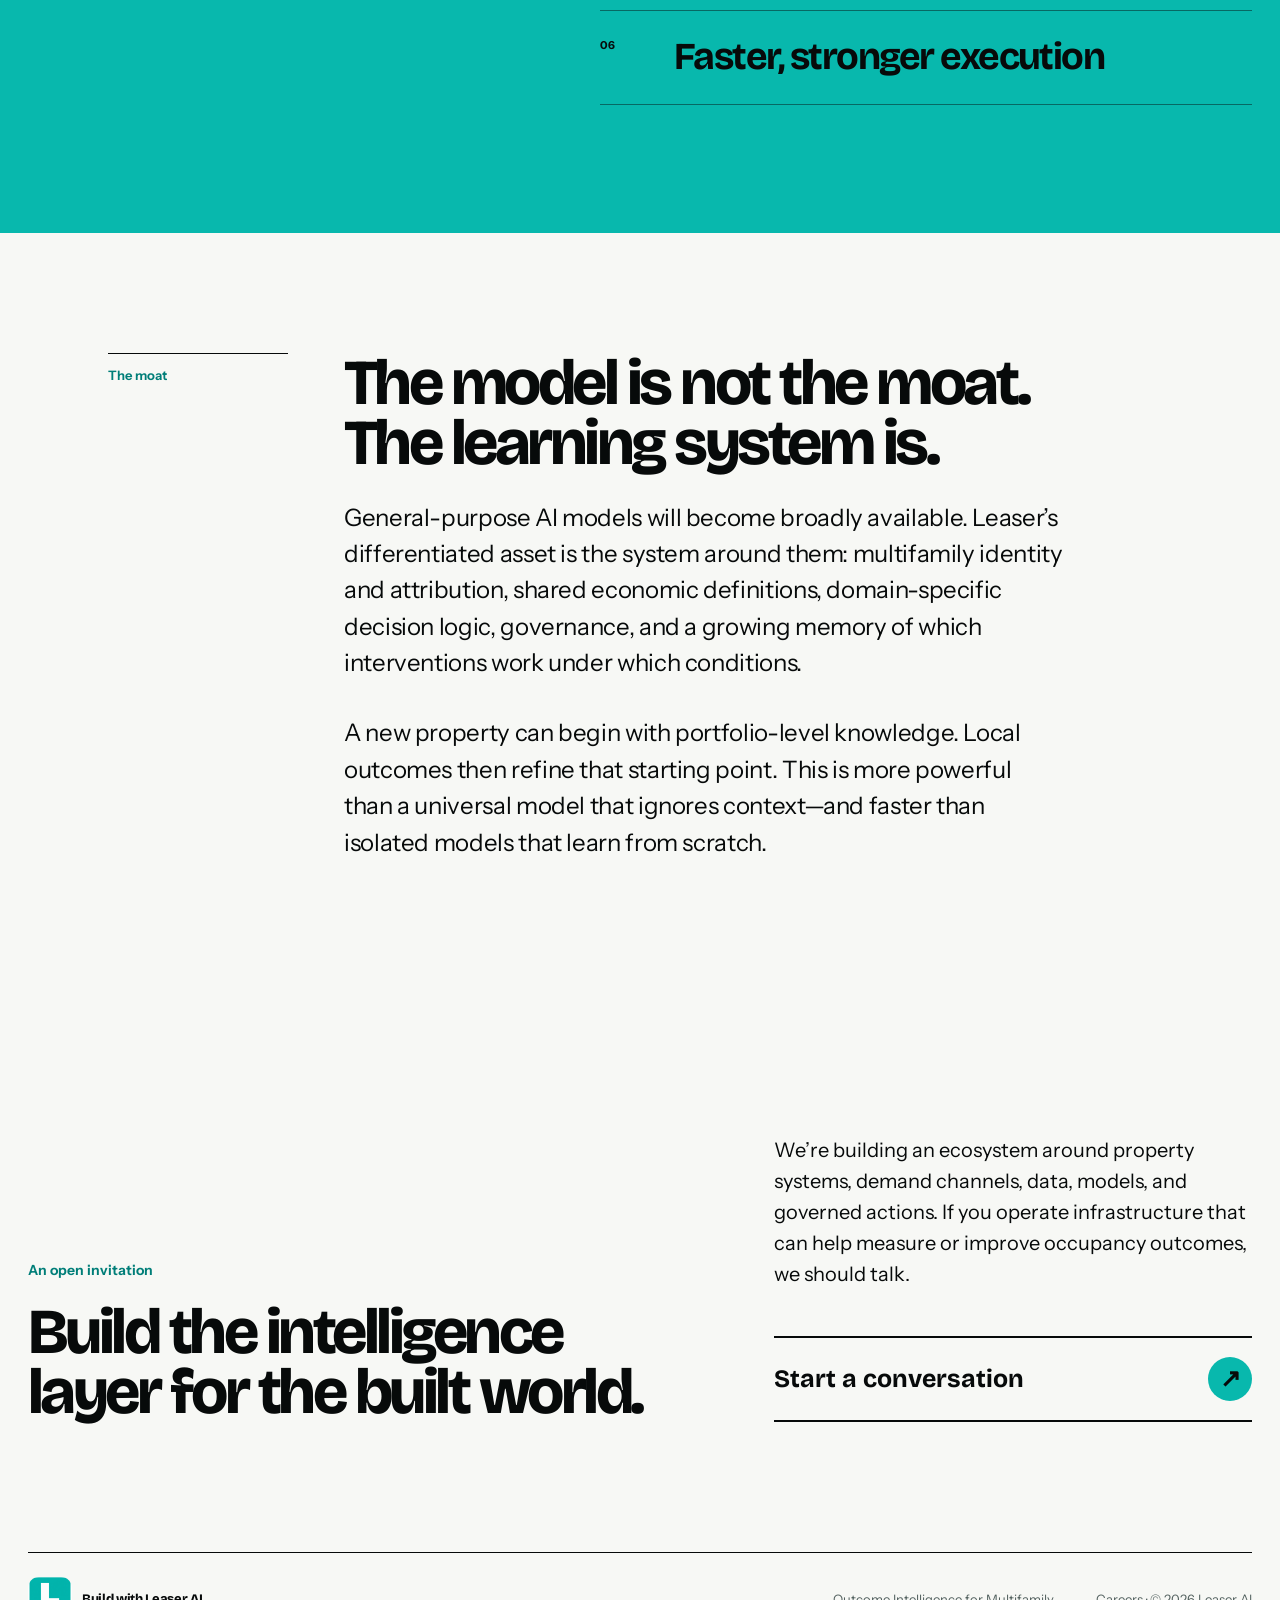
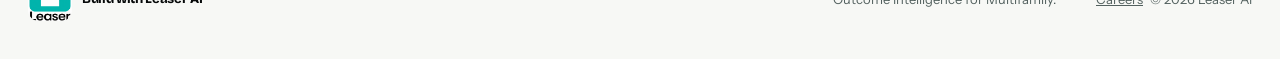
<file: insights/decision-intelligence/index.html>
<!doctype html>
<html lang="en">
  <head>
    <meta charset="utf-8" />
    <meta name="viewport" content="width=device-width, initial-scale=1" />
    <title>Decision Intelligence, not just automation | Build with Leaser AI</title>
    <meta name="description" content="Leaser is building outcome-driven Decision Intelligence for multifamily: governed decisions, causal measurement, and a closed learning loop that gets smarter with every result." />
    <meta name="theme-color" content="#08b8ad" />
    <meta name="author" content="Amit Rathore" />
    <meta name="robots" content="index, follow" />
    <link rel="canonical" href="https://build.leaserai.com/insights/decision-intelligence/" />
    <link rel="icon" href="../../favicon.svg" type="image/svg+xml" />
    <link rel="apple-touch-icon" href="../../assets/leaser-vertical-logo.png" />
    <link rel="manifest" href="../../site.webmanifest" />
    <link rel="preconnect" href="https://fonts.googleapis.com" />
    <link rel="preconnect" href="https://fonts.gstatic.com" crossorigin />
    <link href="https://fonts.googleapis.com/css2?family=Bricolage+Grotesque:opsz,wdth,wght@12..96,75..100,400..800&amp;family=Instrument+Sans:wdth,wght@75..100,400..700&amp;display=swap" rel="stylesheet" />
    <link rel="stylesheet" href="../../styles.css" />

    <meta property="og:type" content="article" />
    <meta property="og:site_name" content="Build with Leaser AI" />
    <meta property="og:url" content="https://build.leaserai.com/insights/decision-intelligence/" />
    <meta property="og:title" content="Decision Intelligence, not just automation" />
    <meta property="og:description" content="A system that learns which decisions create better occupancy and revenue—not merely how to automate more tasks." />
    <meta property="og:image" content="https://build.leaserai.com/assets/decision-intelligence-og.png" />
    <meta property="og:image:width" content="1200" />
    <meta property="og:image:height" content="630" />
    <meta property="og:image:alt" content="An abstract teal causal learning loop representing Leaser Decision Intelligence" />
    <meta property="article:author" content="https://linkedin.com/in/amitrathore" />
    <meta property="article:published_time" content="2026-08-11" />
    <meta name="twitter:card" content="summary_large_image" />
    <meta name="twitter:title" content="Decision Intelligence, not just automation" />
    <meta name="twitter:description" content="Leaser connects governed decisions to measurable outcomes—and feeds those outcomes back into what happens next." />
    <meta name="twitter:image" content="https://build.leaserai.com/assets/decision-intelligence-og.png" />

    <script type="application/ld+json">
      {
        "@context": "https://schema.org",
        "@type": "TechArticle",
        "headline": "Decision Intelligence, not just automation",
        "description": "Leaser's architecture for governed decisions, causal measurement, and closed-loop learning in multifamily.",
        "author": {
          "@type": "Person",
          "name": "Amit Rathore",
          "url": "https://linkedin.com/in/amitrathore"
        },
        "publisher": { "@type": "Organization", "name": "Leaser AI" },
        "datePublished": "2026-08-11",
        "dateModified": "2026-08-11",
        "mainEntityOfPage": "https://build.leaserai.com/insights/decision-intelligence/",
        "image": "https://build.leaserai.com/assets/decision-intelligence-og.png"
      }
    </script>
  </head>
  <body>
    <a class="skip-link" href="#article">Skip to article</a>

    <header class="site-header">
      <a class="brand" href="../../" aria-label="Build with Leaser AI home">
        <img src="../../assets/leaser-vertical-logo.png" alt="Leaser" width="52" height="52" />
        <span>Build with Leaser AI</span>
      </a>
      <nav aria-label="Primary navigation">
        <a href="../../#insights">Insights</a>
        <a href="#loop">The Loop</a>
        <a href="../../#ecosystem">Ecosystem</a>
        <a href="../../careers/">Careers</a>
      </nav>
      <a class="header-cta" href="mailto:leasing@leaserai.com?subject=Build%20with%20Leaser">Build with us</a>
    </header>

    <main id="top">
      <article id="article">
        <header class="hero">
          <div class="hero-copy">
            <a class="article-back" href="../../#insights">← All Insights</a>
            <p class="issue">Leaser architecture / Field note 001</p>
            <h1>Decision Intelligence.<br />Not just automation.</h1>
            <p class="dek">Most AI systems learn to do more work. Leaser learns which decisions produce better outcomes—and why.</p>
            <div class="article-meta">
              <a href="https://linkedin.com/in/amitrathore" rel="author external">Amit Rathore <span aria-hidden="true">↗</span></a>
              <time datetime="2026-08-11">August 11, 2026</time>
              <span>10 minute read</span>
              <span>Architecture</span>
            </div>
          </div>
          <figure class="hero-art">
            <img src="../../assets/decision-loop-art.png" alt="A sculptural teal feedback loop turns signals into outcomes and back into learning" width="1734" height="907" fetchpriority="high" />
            <figcaption>Signals enter. Outcomes return. Intelligence compounds.</figcaption>
          </figure>
        </header>

        <section class="opening article-grid">
          <aside class="margin-note">The premise</aside>
          <div class="prose lead">
            <p>Most AI systems are designed around a task: answer a question, generate content, predict a number, or execute a workflow. They make activity faster. But faster activity is not the same thing as better judgment.</p>
            <p>Leaser begins somewhere else. The atomic unit of intelligence is a <strong>decision whose business outcome can be measured</strong>.</p>
          </div>
        </section>

        <section class="thesis-band" aria-label="Leaser thesis">
          <p>Automation asks</p>
          <blockquote>Can this task be completed automatically?</blockquote>
          <p>Decision Intelligence asks</p>
          <blockquote>What should happen next—and did it actually work?</blockquote>
        </section>

        <section class="article-grid" id="architecture">
          <aside class="margin-note">Architecture</aside>
          <div class="prose">
            <h2>The decision is the product</h2>
            <p>For a multifamily operator, a decision begins with the real state of a property: exposure, leasing velocity, prospect behavior, media performance, pricing, reputation, and operating constraints. It ends only when the resulting change in signed leases, occupancy, revenue, or NOI can be observed.</p>
            <p>That requires an architecture built as a connected operating loop—not a model floating above a collection of dashboards.</p>
          </div>
        </section>

        <section class="loop-section" id="loop" aria-labelledby="loop-title">
          <div class="loop-copy">
            <p class="section-kicker">The Leaser decision loop</p>
            <h2 id="loop-title">Every outcome makes the next decision stronger.</h2>
            <p>Select a stage to see what the architecture preserves at every turn.</p>
          </div>
          <div class="loop-stage">
            <div class="orbit" aria-hidden="true">
              <span class="orbit-ring ring-one"><span class="orbit-pulse"></span></span>
              <span class="orbit-ring ring-two"></span>
              <div class="orbit-core"><span>L</span></div>
            </div>
            <div class="loop-controls" role="list" aria-label="Decision lifecycle stages">
              <button class="loop-step active" data-step="observe" role="listitem"><span>Observe</span><small>Signals + context</small></button>
              <button class="loop-step" data-step="diagnose" role="listitem"><span>Diagnose</span><small>Cause + confidence</small></button>
              <button class="loop-step" data-step="decide" role="listitem"><span>Decide</span><small>Expected impact</small></button>
              <button class="loop-step" data-step="govern" role="listitem"><span>Govern</span><small>Policy + approval</small></button>
              <button class="loop-step" data-step="act" role="listitem"><span>Act</span><small>Execute + audit</small></button>
              <button class="loop-step" data-step="learn" role="listitem"><span>Learn</span><small>Outcome + update</small></button>
            </div>
            <div class="loop-detail" aria-live="polite">
              <span id="detail-index">01 / 06</span>
              <h3 id="detail-title">Observe the operating state</h3>
              <p id="detail-copy">Unify property, inventory, prospect, channel, and lease signals at the grain where an operator can act.</p>
            </div>
          </div>
        </section>

        <section class="article-grid">
          <aside class="margin-note">Foundation</aside>
          <div class="prose">
            <h2>One truth from signal to NOI</h2>
            <p>Leaser connects marketing, prospect, inventory, leasing, and property data through a shared identity and attribution spine. A common semantic layer gives every interface and model the same definitions of exposure, occupancy, leasing velocity, cost per lead, cost per signed lease, and NOI impact.</p>
            <p>On that foundation, every recommendation becomes a governed object. It carries its trigger, evidence, freshness, expected impact, cost of inaction, constraints, approval state, execution record, and observed result.</p>
          </div>
        </section>

        <section class="decision-object" aria-label="Anatomy of a Leaser decision">
          <div class="decision-heading">
            <p class="section-kicker">A decision has memory</p>
            <h2>More than a recommendation.</h2>
          </div>
          <div class="decision-spec">
            <div><span>Trigger</span><p>What changed?</p></div>
            <div><span>Evidence</span><p>How certain are we?</p></div>
            <div><span>Intervention</span><p>What should change?</p></div>
            <div><span>Governance</span><p>What is allowed?</p></div>
            <div><span>Outcome</span><p>What actually happened?</p></div>
            <div class="memory"><span>Memory</span><p>What should we believe next time?</p></div>
          </div>
        </section>

        <section class="article-grid comparison-section">
          <aside class="margin-note">The difference</aside>
          <div class="prose wide">
            <h2>Why this architecture is different</h2>
            <div class="comparison-table" role="table" aria-label="Comparison with common AI architectures">
              <div class="comparison-row heading" role="row">
                <span role="columnheader">System</span><span role="columnheader">Optimizes for</span><span role="columnheader">What it misses</span>
              </div>
              <div class="comparison-row" role="row"><strong role="cell">Copilots</strong><span role="cell">Useful outputs</span><span role="cell">Whether the decision created value</span></div>
              <div class="comparison-row" role="row"><strong role="cell">Workflow automation</strong><span role="cell">Throughput</span><span role="cell">Whether the workflow was worth doing</span></div>
              <div class="comparison-row" role="row"><strong role="cell">Predictive dashboards</strong><span role="cell">Detection</span><span role="cell">Execution and outcome ownership</span></div>
              <div class="comparison-row" role="row"><strong role="cell">Autonomous agents</strong><span role="cell">Goal completion</span><span role="cell">Causal evidence, policy, reproducibility</span></div>
              <div class="comparison-row leaser-row" role="row"><strong role="cell">Leaser</strong><span role="cell">Outcome quality</span><span role="cell">Closes the loop from evidence to learning</span></div>
            </div>
          </div>
        </section>

        <section class="article-grid">
          <aside class="margin-note">Causal learning</aside>
          <div class="prose">
            <h2>Correlation is a starting point, not a victory</h2>
            <p>Many AI products learn from whether a user clicked, accepted a suggestion, or continued a conversation. Those signals measure product interaction. Leaser’s learning target is the operating outcome.</p>
            <p>Did reallocating budget reduce exposure for the intended floorplan? Did it improve qualified demand, applications, or signed leases? Was the gain incremental—or would it have happened anyway? Did the intervention work only here, or does it generalize?</p>
            <p>Leaser therefore separates what is <em>observed</em>, <em>estimated</em>, <em>modeled</em>, and <em>validated</em>. Confidence is declared, not implied. Higher autonomy must be earned through repeated outcomes, controlled comparisons, and incrementality testing.</p>
          </div>
        </section>

        <section class="compounding">
          <div class="compounding-copy">
            <p class="section-kicker">The compounding advantage</p>
            <h2>A nonlinear self-improvement cycle.</h2>
            <p>The value grows with the quality and diversity of decisions the system can learn from—not simply the number of tasks it performs.</p>
          </div>
          <ol class="flywheel">
            <li><span>More governed decisions</span></li>
            <li><span>More measured outcomes</span></li>
            <li><span>Better causal models</span></li>
            <li><span>Higher operator trust</span></li>
            <li><span>Safely increased autonomy</span></li>
            <li><span>Faster, stronger execution</span></li>
          </ol>
        </section>

        <section class="article-grid">
          <aside class="margin-note">The moat</aside>
          <div class="prose">
            <h2>The model is not the moat. The learning system is.</h2>
            <p>General-purpose AI models will become broadly available. Leaser’s differentiated asset is the system around them: multifamily identity and attribution, shared economic definitions, domain-specific decision logic, governance, and a growing memory of which interventions work under which conditions.</p>
            <p>A new property can begin with portfolio-level knowledge. Local outcomes then refine that starting point. This is more powerful than a universal model that ignores context—and faster than isolated models that learn from scratch.</p>
          </div>
        </section>

        <section class="ecosystem" id="ecosystem">
          <div>
            <p class="section-kicker">An open invitation</p>
            <h2>Build the intelligence layer for the built world.</h2>
          </div>
          <div>
            <p>We’re building an ecosystem around property systems, demand channels, data, models, and governed actions. If you operate infrastructure that can help measure or improve occupancy outcomes, we should talk.</p>
            <a class="big-link" href="mailto:leasing@leaserai.com?subject=Build%20with%20Leaser">Start a conversation <span aria-hidden="true">↗</span></a>
          </div>
        </section>
      </article>
    </main>

    <footer>
      <div class="footer-brand">
        <img src="../../assets/leaser-vertical-logo.png" alt="" width="44" height="44" />
        <span>Build with Leaser AI</span>
      </div>
      <p>Outcome Intelligence for Multifamily.</p>
      <p><a href="../../careers/">Careers</a> · © <span id="year"></span> Leaser AI</p>
    </footer>
    <script src="../../script.js"></script>
  </body>
</html>
</file>
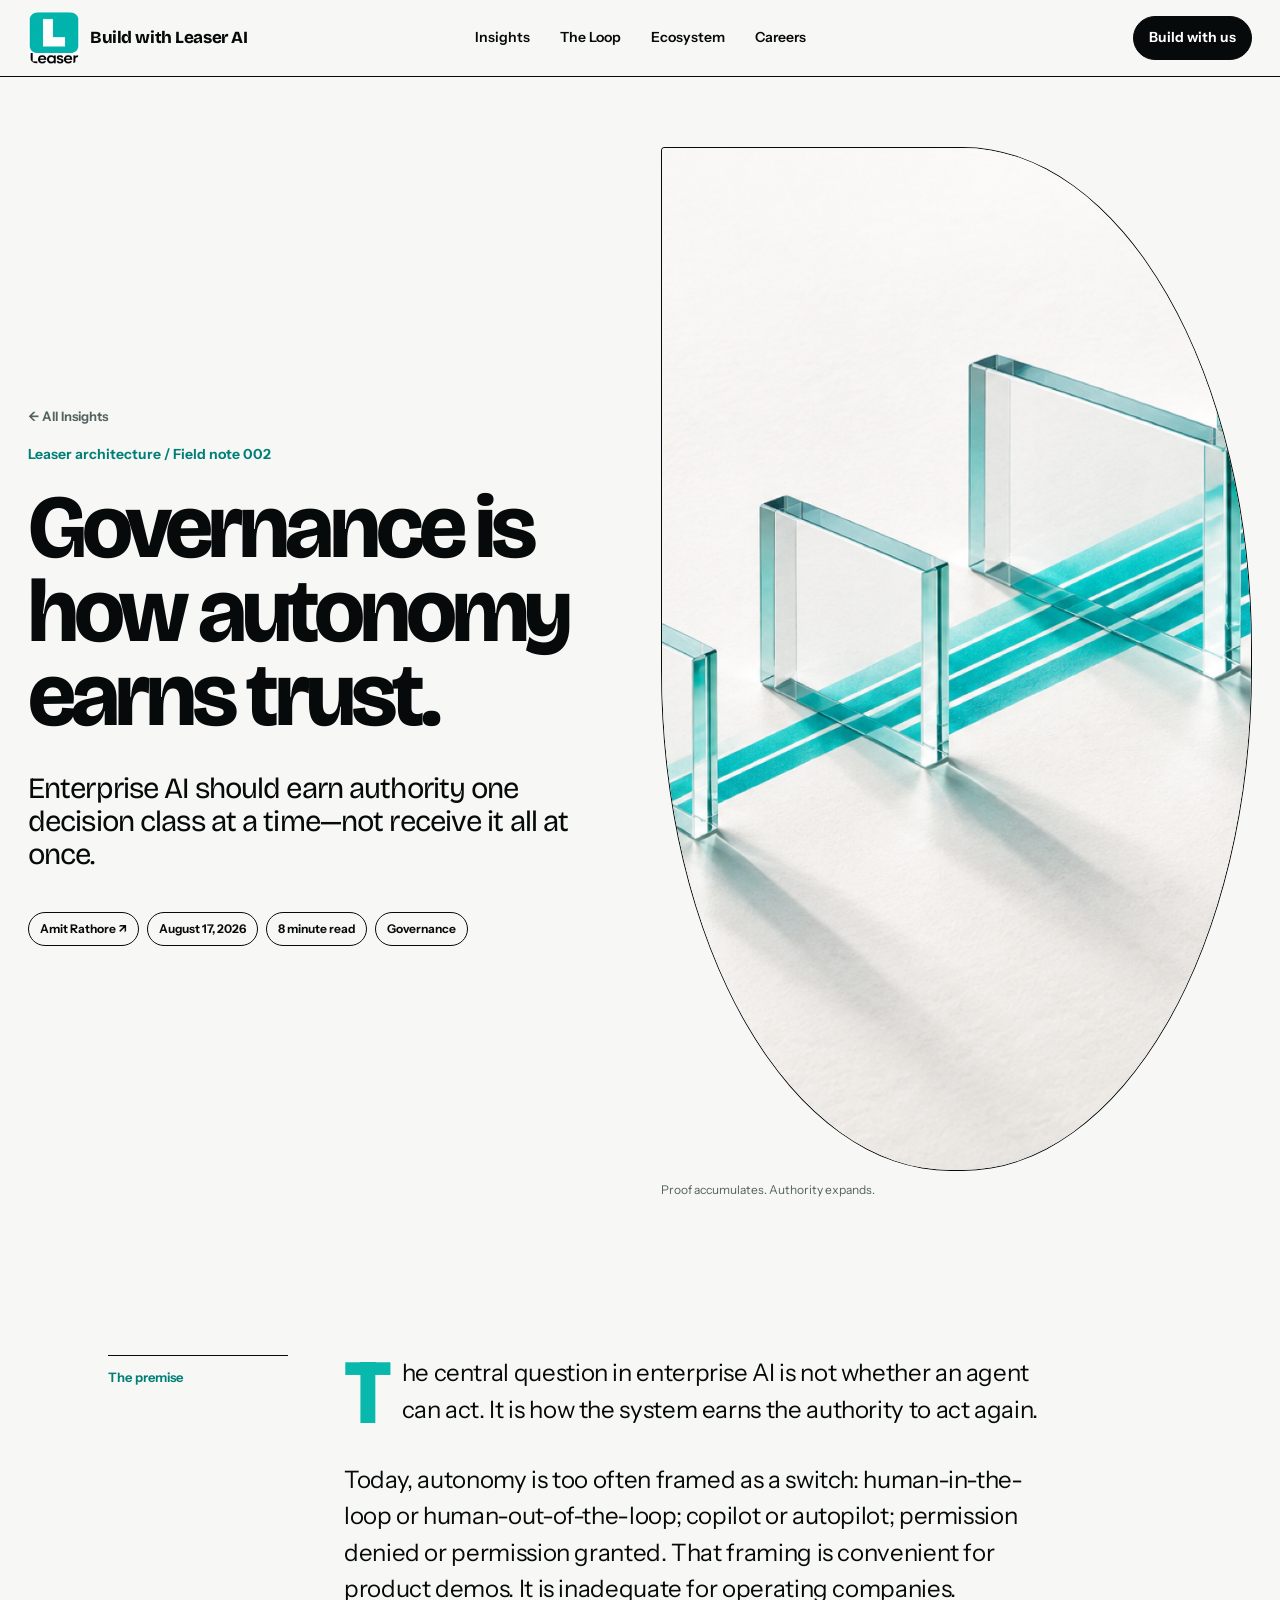
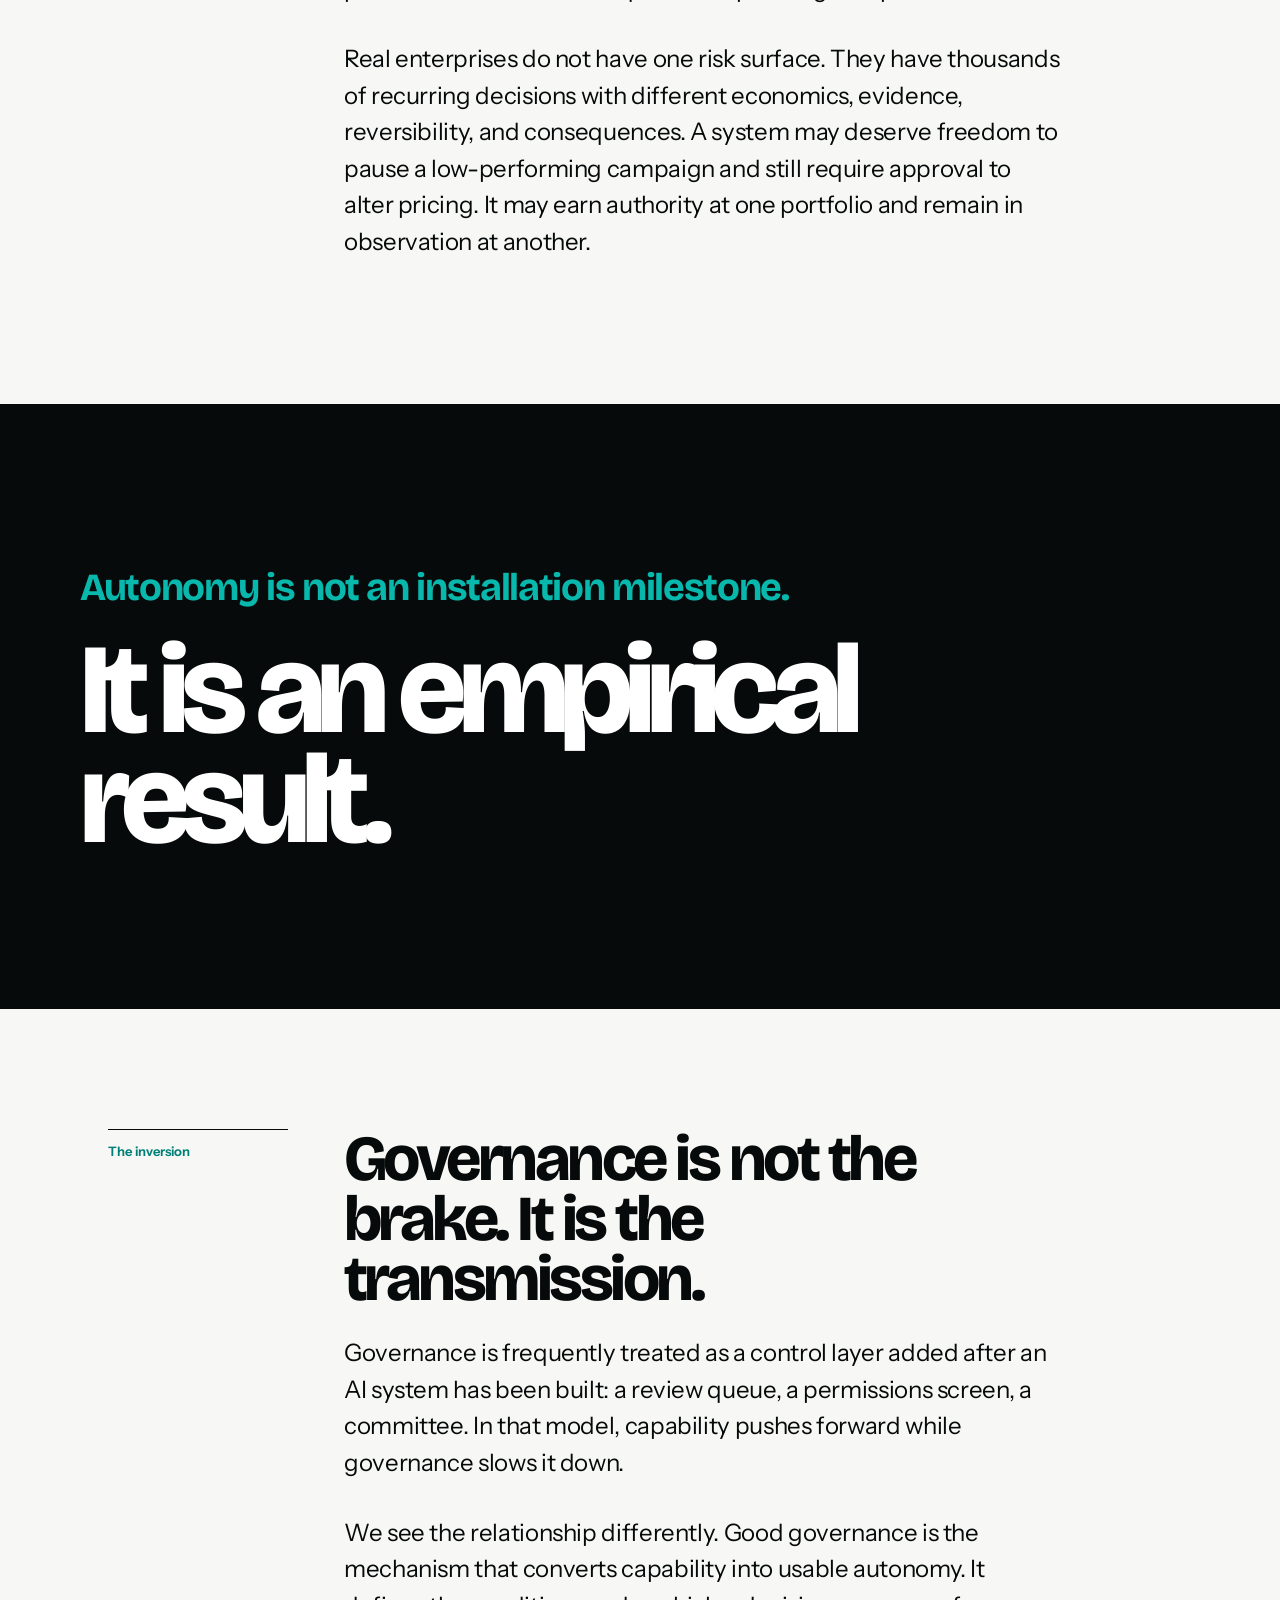
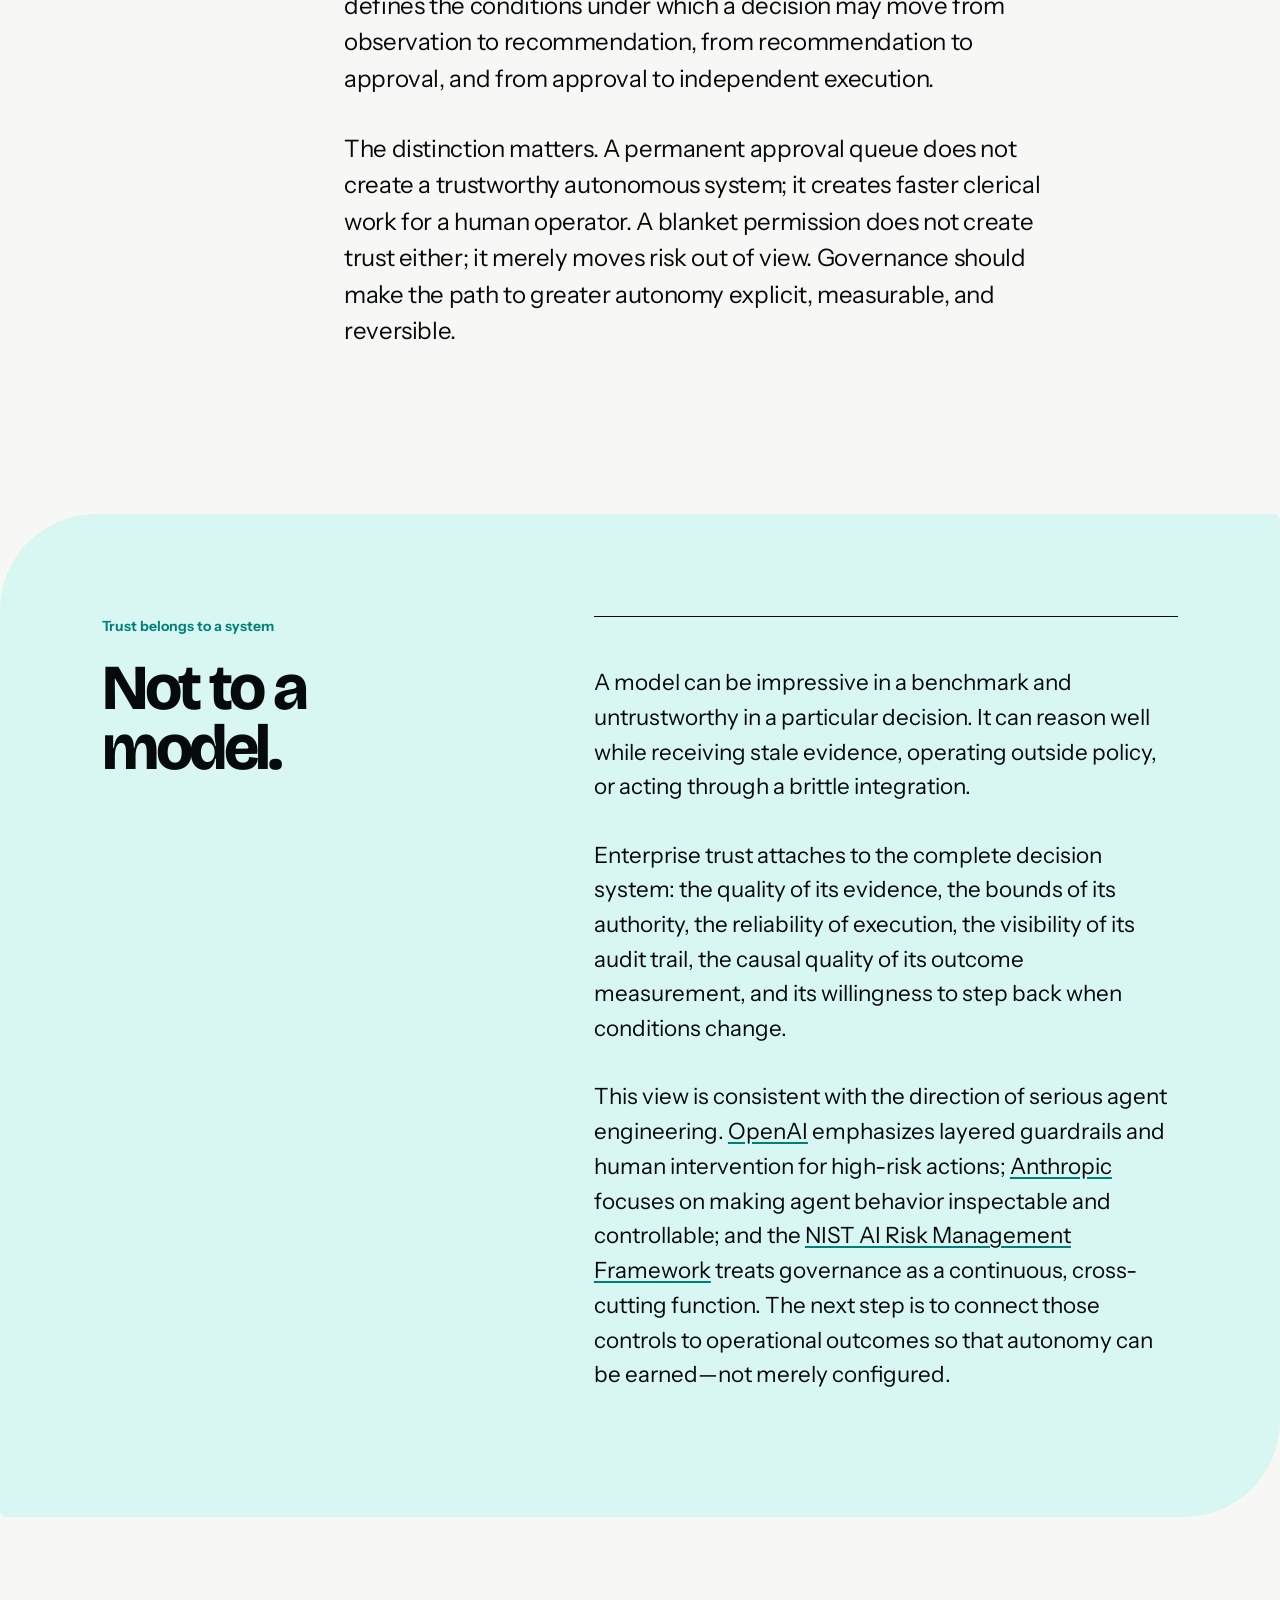
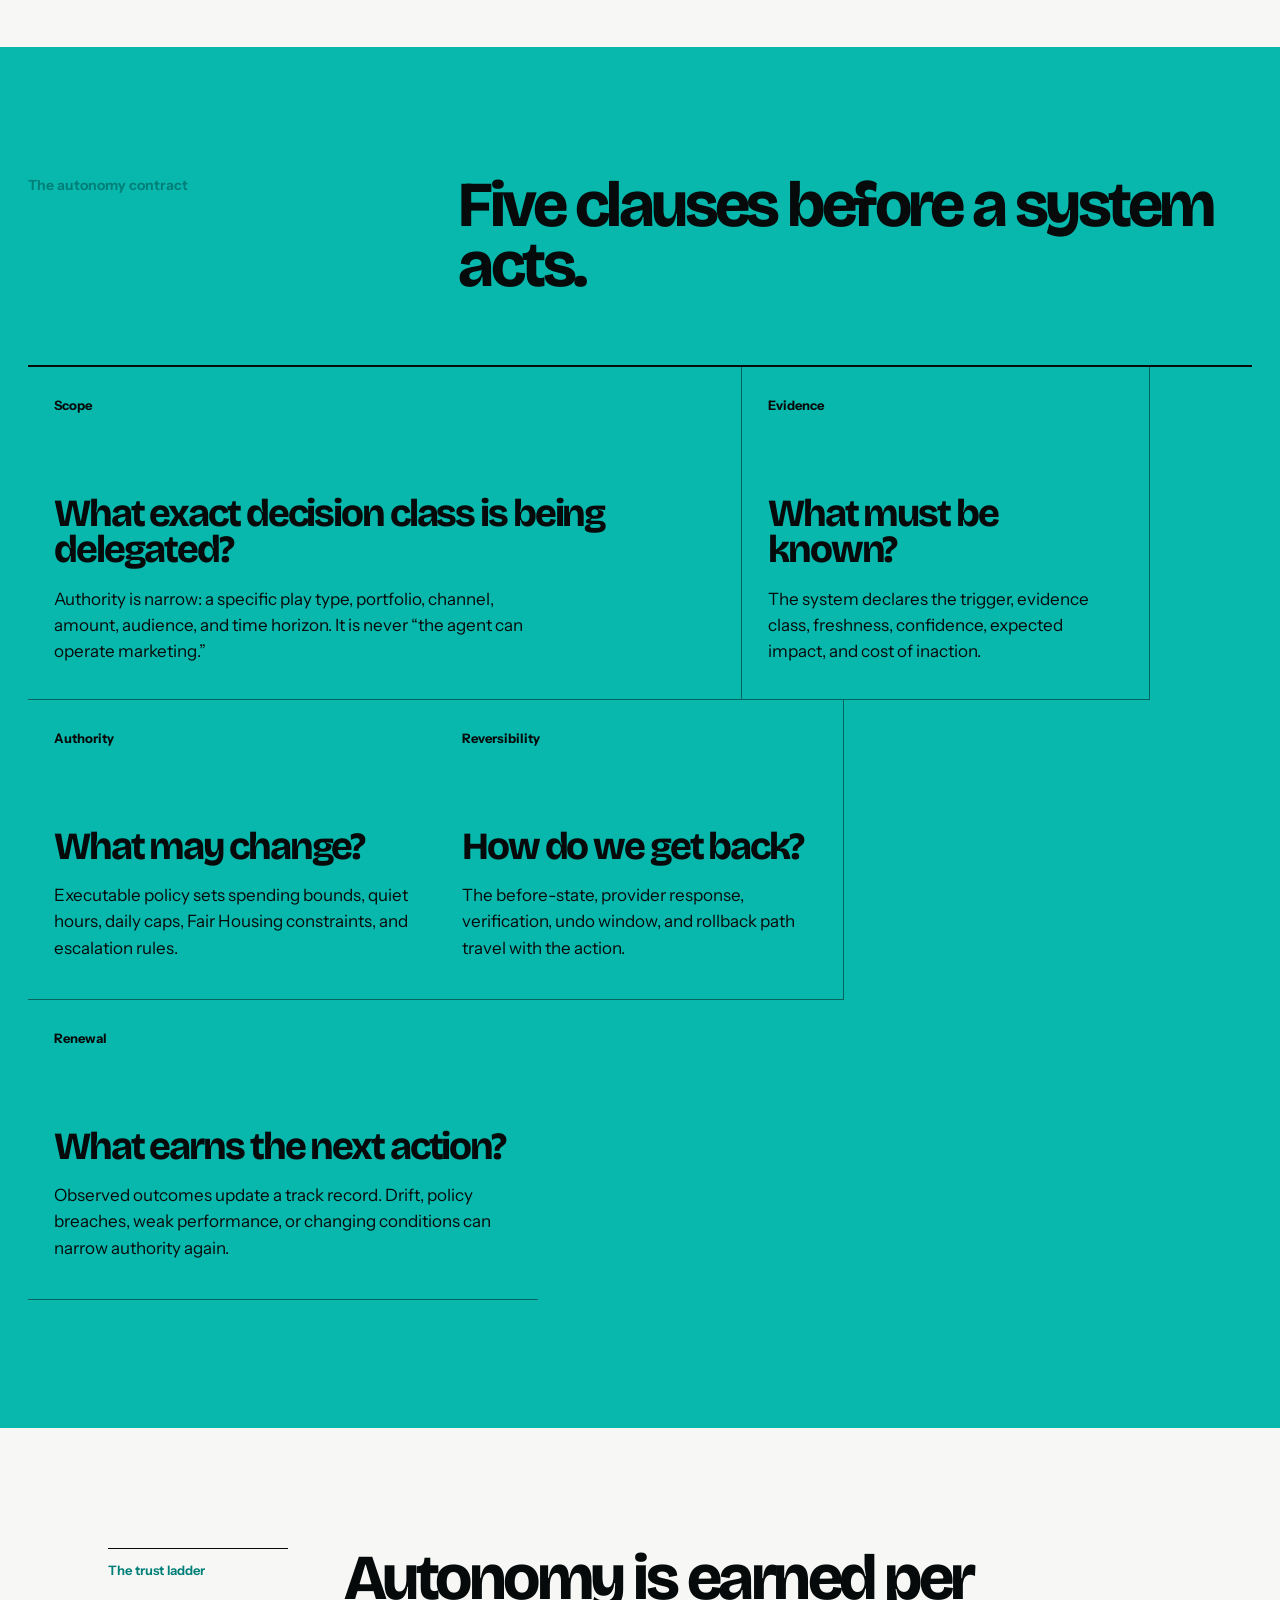
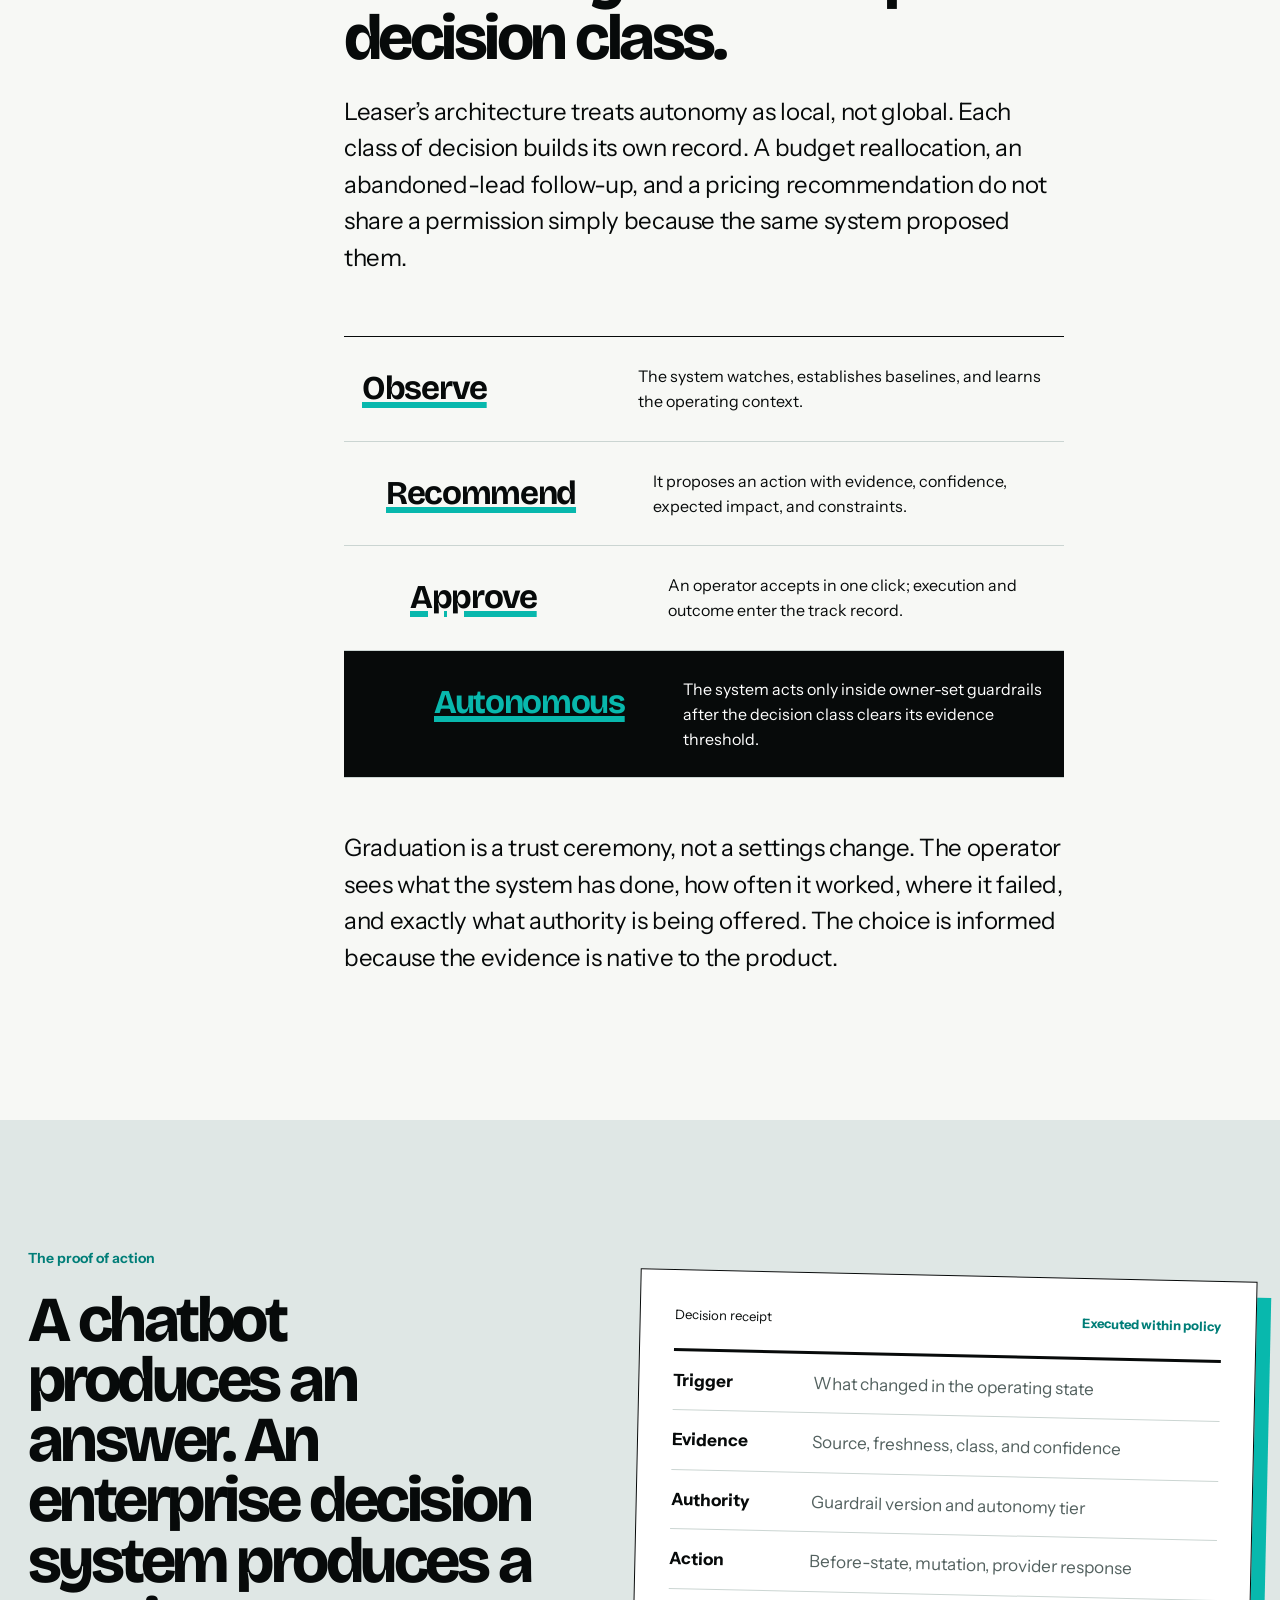
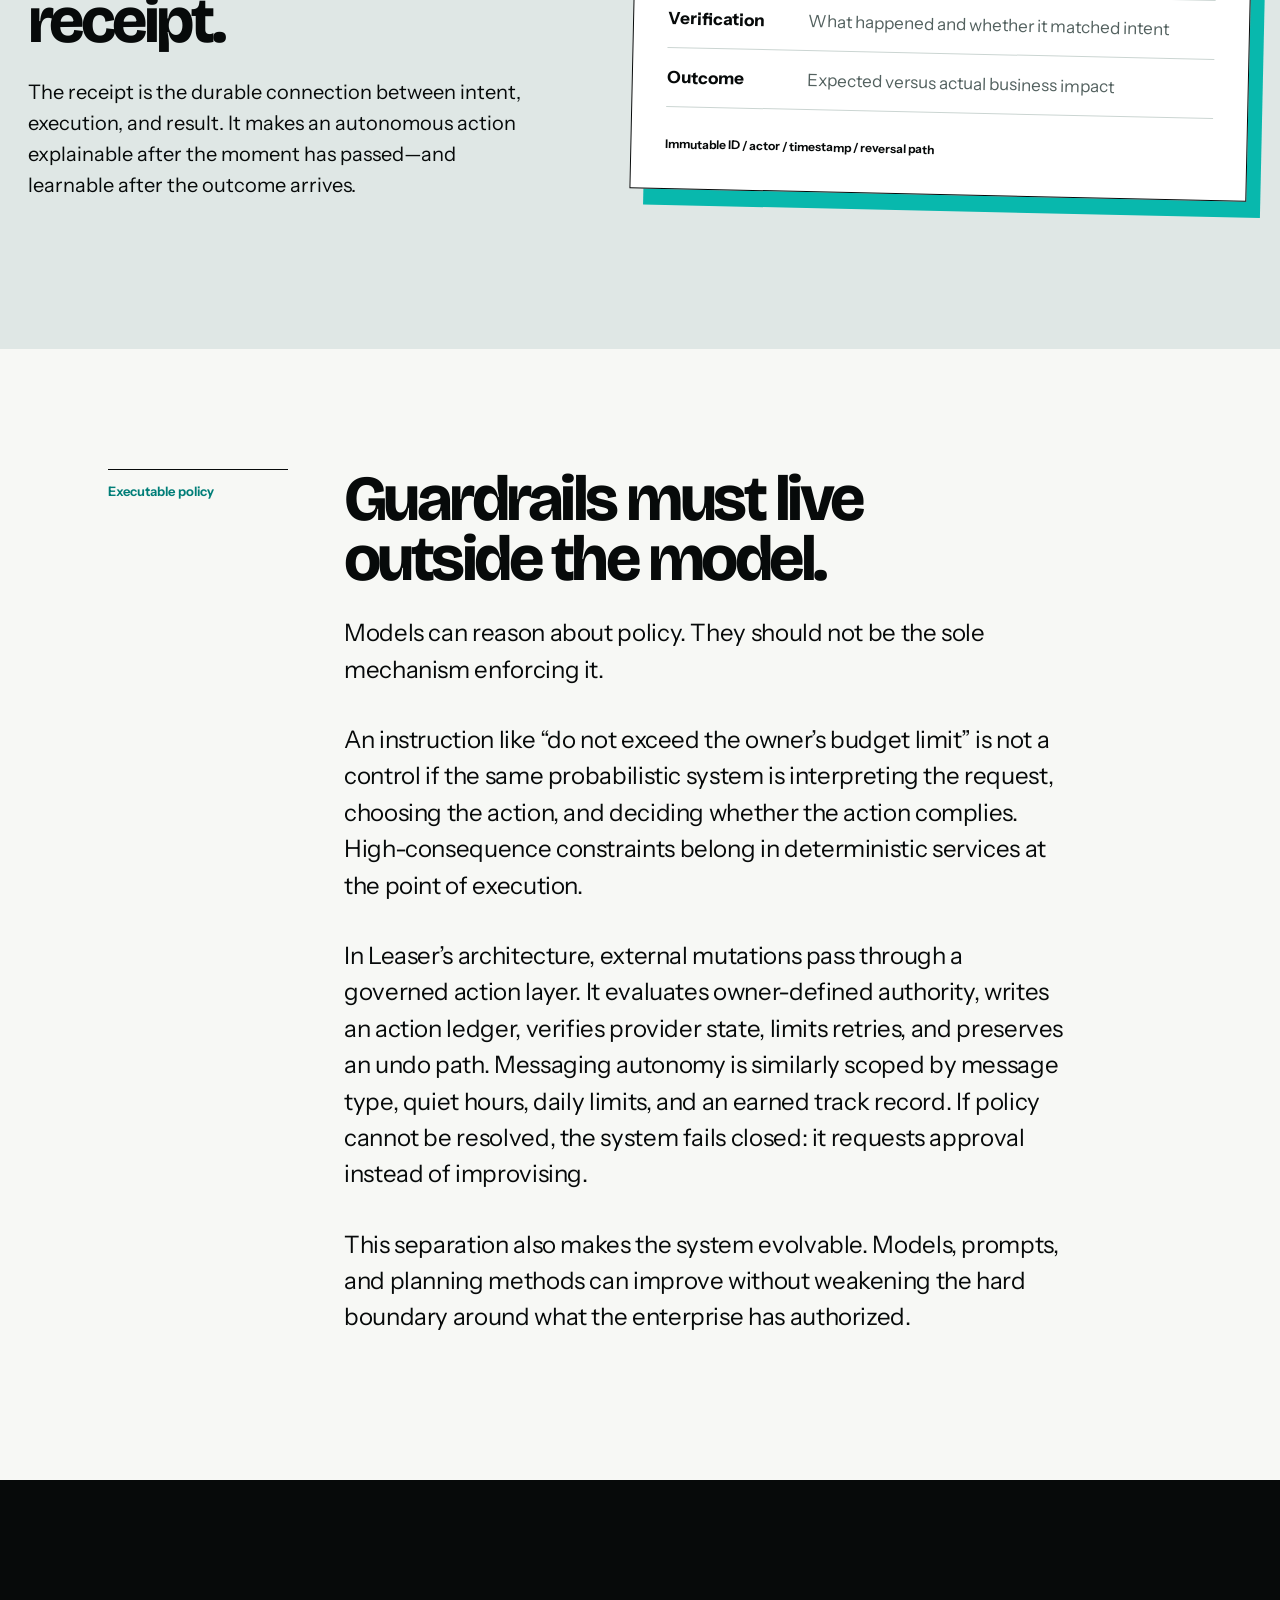
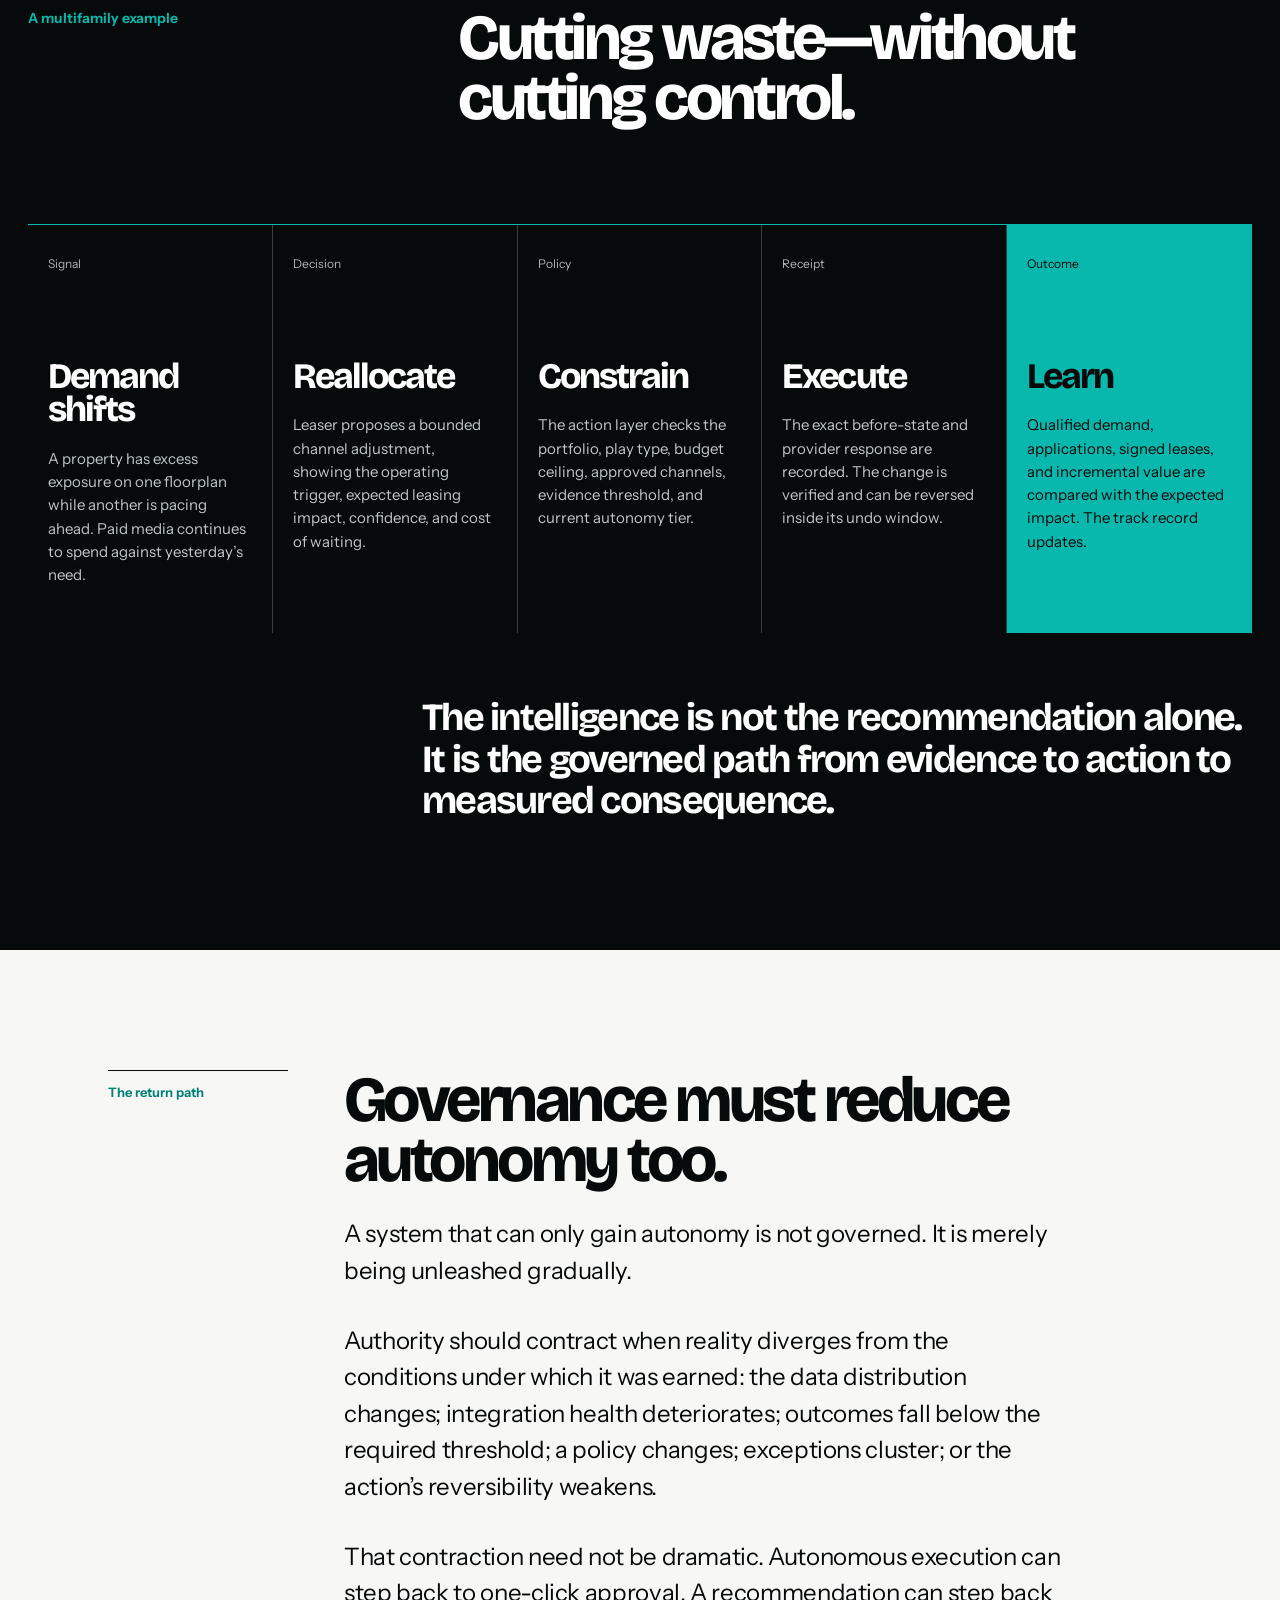
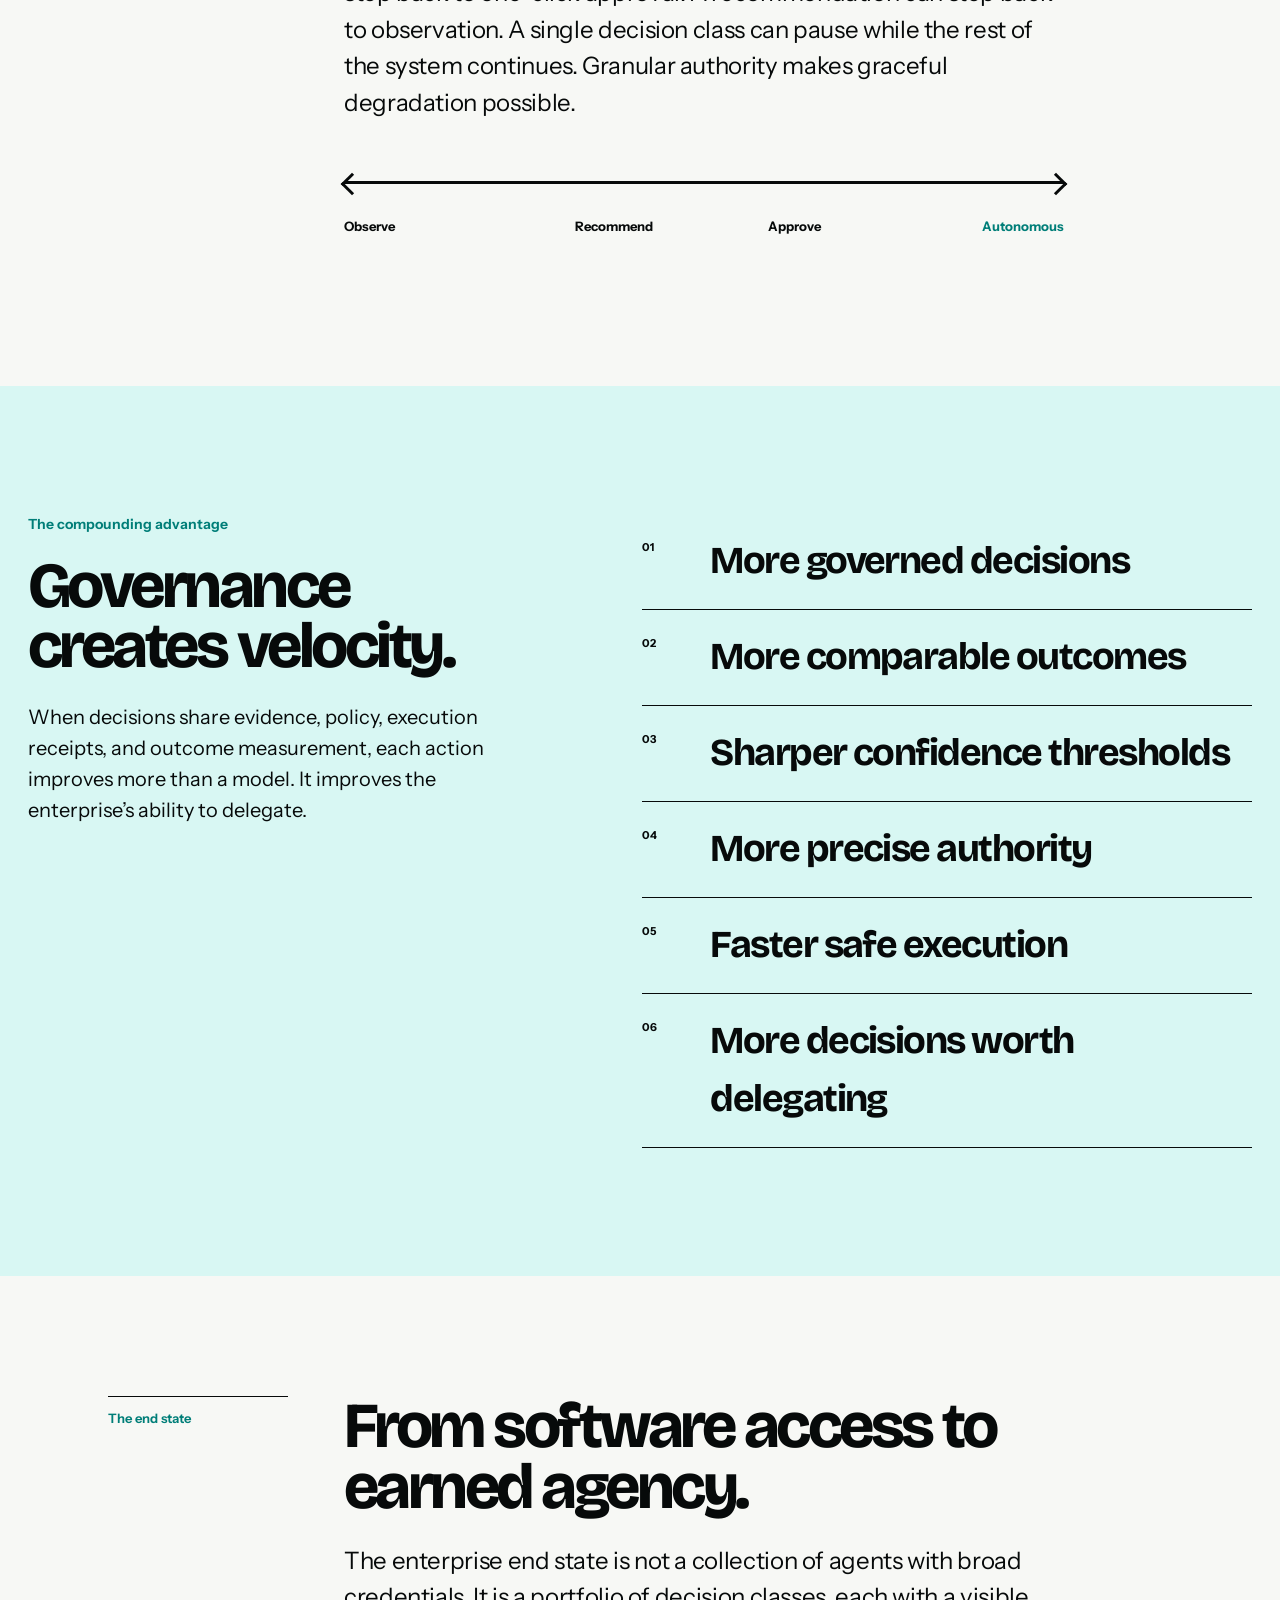
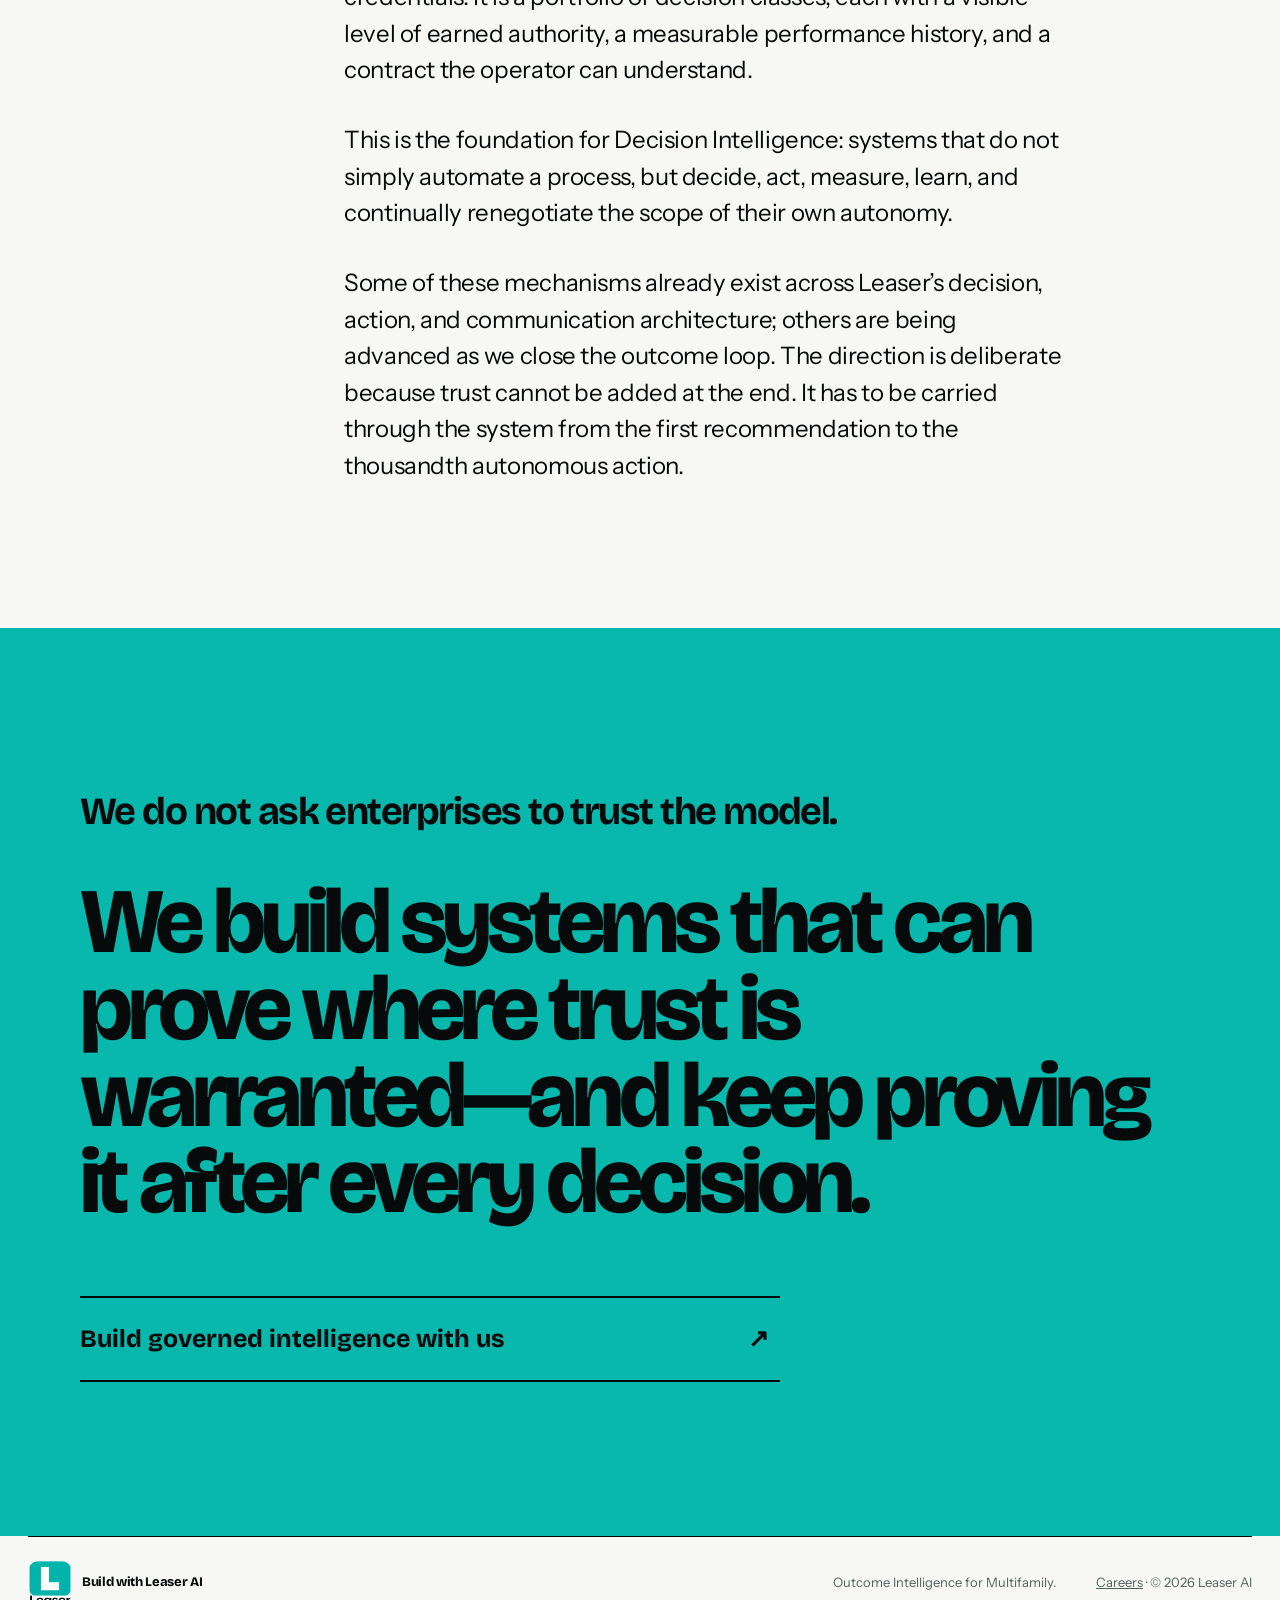
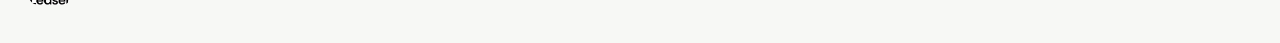
<file: insights/governance-earns-trust/index.html>
<!doctype html>
<html lang="en">
  <head>
    <meta charset="utf-8" />
    <meta name="viewport" content="width=device-width, initial-scale=1" />
    <title>Governance is how autonomy earns trust | Build with Leaser AI</title>
    <meta name="description" content="Enterprise AI should earn autonomy one decision class at a time—through governed actions, measurable outcomes, executable guardrails, and the ability to step back." />
    <meta name="theme-color" content="#08b8ad" />
    <meta name="author" content="Amit Rathore" />
    <meta name="robots" content="index, follow" />
    <link rel="canonical" href="https://build.leaserai.com/insights/governance-earns-trust/" />
    <link rel="icon" href="../../favicon.svg" type="image/svg+xml" />
    <link rel="apple-touch-icon" href="../../assets/leaser-vertical-logo.png" />
    <link rel="manifest" href="../../site.webmanifest" />
    <link rel="preconnect" href="https://fonts.googleapis.com" />
    <link rel="preconnect" href="https://fonts.gstatic.com" crossorigin />
    <link href="https://fonts.googleapis.com/css2?family=Bricolage+Grotesque:opsz,wdth,wght@12..96,75..100,400..800&amp;family=Instrument+Sans:wdth,wght@75..100,400..700&amp;display=swap" rel="stylesheet" />
    <link rel="stylesheet" href="../../styles.css" />

    <meta property="og:type" content="article" />
    <meta property="og:site_name" content="Build with Leaser AI" />
    <meta property="og:url" content="https://build.leaserai.com/insights/governance-earns-trust/" />
    <meta property="og:title" content="Governance is how autonomy earns trust" />
    <meta property="og:description" content="Autonomy is not an installation milestone. It is an empirical result." />
    <meta property="og:image" content="https://build.leaserai.com/assets/governance-trust-og.png" />
    <meta property="og:image:width" content="1200" />
    <meta property="og:image:height" content="630" />
    <meta property="og:image:alt" content="A decision token moves through progressively wider proof gates in Leaser teal" />
    <meta property="article:author" content="https://linkedin.com/in/amitrathore" />
    <meta property="article:published_time" content="2026-08-17" />
    <meta name="twitter:card" content="summary_large_image" />
    <meta name="twitter:title" content="Governance is how autonomy earns trust" />
    <meta name="twitter:description" content="Why enterprise AI should earn authority one decision class at a time." />
    <meta name="twitter:image" content="https://build.leaserai.com/assets/governance-trust-og.png" />

    <script type="application/ld+json">
      {
        "@context": "https://schema.org",
        "@type": "TechArticle",
        "headline": "Governance is how autonomy earns trust",
        "description": "Why enterprise AI should earn authority one decision class at a time through governed actions and measurable outcomes.",
        "author": {
          "@type": "Person",
          "name": "Amit Rathore",
          "url": "https://linkedin.com/in/amitrathore"
        },
        "publisher": { "@type": "Organization", "name": "Leaser AI", "url": "https://leaserai.com/" },
        "datePublished": "2026-08-17",
        "dateModified": "2026-08-17",
        "mainEntityOfPage": "https://build.leaserai.com/insights/governance-earns-trust/",
        "image": "https://build.leaserai.com/assets/governance-trust-og.png"
      }
    </script>
  </head>
  <body class="governance-page">
    <a class="skip-link" href="#article">Skip to article</a>

    <header class="site-header">
      <a class="brand" href="../../" aria-label="Build with Leaser AI home">
        <img src="../../assets/leaser-vertical-logo.png" alt="Leaser" width="52" height="52" />
        <span>Build with Leaser AI</span>
      </a>
      <nav aria-label="Primary navigation">
        <a href="../../#insights">Insights</a>
        <a href="#trust-ladder">The Loop</a>
        <a href="../../#ecosystem">Ecosystem</a>
        <a href="../../careers/">Careers</a>
      </nav>
      <a class="header-cta" href="mailto:leasing@leaserai.com?subject=Build%20with%20Leaser">Build with us</a>
    </header>

    <main id="top">
      <article id="article">
        <header class="hero governance-hero">
          <div class="hero-copy">
            <a class="article-back" href="../../#insights">← All Insights</a>
            <p class="issue">Leaser architecture / Field note 002</p>
            <h1>Governance is how autonomy earns trust.</h1>
            <p class="dek">Enterprise AI should earn authority one decision class at a time—not receive it all at once.</p>
            <div class="article-meta">
              <a href="https://linkedin.com/in/amitrathore" rel="author external">Amit Rathore <span aria-hidden="true">↗</span></a>
              <time datetime="2026-08-17">August 17, 2026</time>
              <span>8 minute read</span>
              <span>Governance</span>
            </div>
          </div>
          <figure class="hero-art governance-hero-art">
            <img src="../../assets/governance-trust-art.png" alt="A black decision token approaches progressively wider transparent gates, leaving a teal evidence trail" width="1536" height="1024" fetchpriority="high" />
            <figcaption>Proof accumulates. Authority expands.</figcaption>
          </figure>
        </header>

        <section class="opening article-grid">
          <aside class="margin-note">The premise</aside>
          <div class="prose lead">
            <p>The central question in enterprise AI is not whether an agent can act. It is how the system earns the authority to act again.</p>
            <p>Today, autonomy is too often framed as a switch: human-in-the-loop or human-out-of-the-loop; copilot or autopilot; permission denied or permission granted. That framing is convenient for product demos. It is inadequate for operating companies.</p>
            <p>Real enterprises do not have one risk surface. They have thousands of recurring decisions with different economics, evidence, reversibility, and consequences. A system may deserve freedom to pause a low-performing campaign and still require approval to alter pricing. It may earn authority at one portfolio and remain in observation at another.</p>
          </div>
        </section>

        <section class="governance-thesis" aria-label="Article thesis">
          <p>Autonomy is not an installation milestone.</p>
          <blockquote>It is an empirical result.</blockquote>
        </section>

        <section class="article-grid">
          <aside class="margin-note">The inversion</aside>
          <div class="prose">
            <h2>Governance is not the brake. It is the transmission.</h2>
            <p>Governance is frequently treated as a control layer added after an AI system has been built: a review queue, a permissions screen, a committee. In that model, capability pushes forward while governance slows it down.</p>
            <p>We see the relationship differently. Good governance is the mechanism that converts capability into usable autonomy. It defines the conditions under which a decision may move from observation to recommendation, from recommendation to approval, and from approval to independent execution.</p>
            <p>The distinction matters. A permanent approval queue does not create a trustworthy autonomous system; it creates faster clerical work for a human operator. A blanket permission does not create trust either; it merely moves risk out of view. Governance should make the path to greater autonomy explicit, measurable, and reversible.</p>
          </div>
        </section>

        <section class="trust-not-model">
          <div>
            <p class="section-kicker">Trust belongs to a system</p>
            <h2>Not to a model.</h2>
          </div>
          <div class="trust-argument">
            <p>A model can be impressive in a benchmark and untrustworthy in a particular decision. It can reason well while receiving stale evidence, operating outside policy, or acting through a brittle integration.</p>
            <p>Enterprise trust attaches to the complete decision system: the quality of its evidence, the bounds of its authority, the reliability of execution, the visibility of its audit trail, the causal quality of its outcome measurement, and its willingness to step back when conditions change.</p>
            <p>This view is consistent with the direction of serious agent engineering. <a href="https://openai.com/business/guides-and-resources/a-practical-guide-to-building-ai-agents/" rel="external">OpenAI</a> emphasizes layered guardrails and human intervention for high-risk actions; <a href="https://www.anthropic.com/research/trustworthy-agents" rel="external">Anthropic</a> focuses on making agent behavior inspectable and controllable; and the <a href="https://airc.nist.gov/airmf-resources/airmf/5-sec-core/" rel="external">NIST AI Risk Management Framework</a> treats governance as a continuous, cross-cutting function. The next step is to connect those controls to operational outcomes so that autonomy can be earned—not merely configured.</p>
          </div>
        </section>

        <section class="contract-section" aria-labelledby="contract-title">
          <header>
            <p class="section-kicker">The autonomy contract</p>
            <h2 id="contract-title">Five clauses before a system acts.</h2>
          </header>
          <div class="contract-grid">
            <article class="contract-scope">
              <span>Scope</span>
              <h3>What exact decision class is being delegated?</h3>
              <p>Authority is narrow: a specific play type, portfolio, channel, amount, audience, and time horizon. It is never “the agent can operate marketing.”</p>
            </article>
            <article>
              <span>Evidence</span>
              <h3>What must be known?</h3>
              <p>The system declares the trigger, evidence class, freshness, confidence, expected impact, and cost of inaction.</p>
            </article>
            <article>
              <span>Authority</span>
              <h3>What may change?</h3>
              <p>Executable policy sets spending bounds, quiet hours, daily caps, Fair Housing constraints, and escalation rules.</p>
            </article>
            <article>
              <span>Reversibility</span>
              <h3>How do we get back?</h3>
              <p>The before-state, provider response, verification, undo window, and rollback path travel with the action.</p>
            </article>
            <article class="contract-renewal">
              <span>Renewal</span>
              <h3>What earns the next action?</h3>
              <p>Observed outcomes update a track record. Drift, policy breaches, weak performance, or changing conditions can narrow authority again.</p>
            </article>
          </div>
        </section>

        <section class="article-grid" id="trust-ladder">
          <aside class="margin-note">The trust ladder</aside>
          <div class="prose wide">
            <h2>Autonomy is earned per decision class.</h2>
            <p>Leaser’s architecture treats autonomy as local, not global. Each class of decision builds its own record. A budget reallocation, an abandoned-lead follow-up, and a pricing recommendation do not share a permission simply because the same system proposed them.</p>
            <ol class="trust-ladder" aria-label="Four levels of earned autonomy">
              <li><strong>Observe</strong><span>The system watches, establishes baselines, and learns the operating context.</span></li>
              <li><strong>Recommend</strong><span>It proposes an action with evidence, confidence, expected impact, and constraints.</span></li>
              <li><strong>Approve</strong><span>An operator accepts in one click; execution and outcome enter the track record.</span></li>
              <li><strong>Autonomous</strong><span>The system acts only inside owner-set guardrails after the decision class clears its evidence threshold.</span></li>
            </ol>
            <p>Graduation is a trust ceremony, not a settings change. The operator sees what the system has done, how often it worked, where it failed, and exactly what authority is being offered. The choice is informed because the evidence is native to the product.</p>
          </div>
        </section>

        <section class="receipt-section" aria-labelledby="receipt-title">
          <div class="receipt-copy">
            <p class="section-kicker">The proof of action</p>
            <h2 id="receipt-title">A chatbot produces an answer. An enterprise decision system produces a receipt.</h2>
            <p>The receipt is the durable connection between intent, execution, and result. It makes an autonomous action explainable after the moment has passed—and learnable after the outcome arrives.</p>
          </div>
          <div class="receipt" aria-label="Anatomy of an autonomous action receipt">
            <div class="receipt-head"><span>Decision receipt</span><strong>Executed within policy</strong></div>
            <dl>
              <div><dt>Trigger</dt><dd>What changed in the operating state</dd></div>
              <div><dt>Evidence</dt><dd>Source, freshness, class, and confidence</dd></div>
              <div><dt>Authority</dt><dd>Guardrail version and autonomy tier</dd></div>
              <div><dt>Action</dt><dd>Before-state, mutation, provider response</dd></div>
              <div><dt>Verification</dt><dd>What happened and whether it matched intent</dd></div>
              <div><dt>Outcome</dt><dd>Expected versus actual business impact</dd></div>
            </dl>
            <p class="receipt-id">Immutable ID / actor / timestamp / reversal path</p>
          </div>
        </section>

        <section class="article-grid">
          <aside class="margin-note">Executable policy</aside>
          <div class="prose">
            <h2>Guardrails must live outside the model.</h2>
            <p>Models can reason about policy. They should not be the sole mechanism enforcing it.</p>
            <p>An instruction like “do not exceed the owner’s budget limit” is not a control if the same probabilistic system is interpreting the request, choosing the action, and deciding whether the action complies. High-consequence constraints belong in deterministic services at the point of execution.</p>
            <p>In Leaser’s architecture, external mutations pass through a governed action layer. It evaluates owner-defined authority, writes an action ledger, verifies provider state, limits retries, and preserves an undo path. Messaging autonomy is similarly scoped by message type, quiet hours, daily limits, and an earned track record. If policy cannot be resolved, the system fails closed: it requests approval instead of improvising.</p>
            <p>This separation also makes the system evolvable. Models, prompts, and planning methods can improve without weakening the hard boundary around what the enterprise has authorized.</p>
          </div>
        </section>

        <section class="scenario" aria-labelledby="scenario-title">
          <header>
            <p class="section-kicker">A multifamily example</p>
            <h2 id="scenario-title">Cutting waste—without cutting control.</h2>
          </header>
          <div class="scenario-flow">
            <article><span>Signal</span><h3>Demand shifts</h3><p>A property has excess exposure on one floorplan while another is pacing ahead. Paid media continues to spend against yesterday’s need.</p></article>
            <article><span>Decision</span><h3>Reallocate</h3><p>Leaser proposes a bounded channel adjustment, showing the operating trigger, expected leasing impact, confidence, and cost of waiting.</p></article>
            <article><span>Policy</span><h3>Constrain</h3><p>The action layer checks the portfolio, play type, budget ceiling, approved channels, evidence threshold, and current autonomy tier.</p></article>
            <article><span>Receipt</span><h3>Execute</h3><p>The exact before-state and provider response are recorded. The change is verified and can be reversed inside its undo window.</p></article>
            <article><span>Outcome</span><h3>Learn</h3><p>Qualified demand, applications, signed leases, and incremental value are compared with the expected impact. The track record updates.</p></article>
          </div>
          <p class="scenario-close">The intelligence is not the recommendation alone. It is the governed path from evidence to action to measured consequence.</p>
        </section>

        <section class="article-grid demotion-section">
          <aside class="margin-note">The return path</aside>
          <div class="prose">
            <h2>Governance must reduce autonomy too.</h2>
            <p>A system that can only gain autonomy is not governed. It is merely being unleashed gradually.</p>
            <p>Authority should contract when reality diverges from the conditions under which it was earned: the data distribution changes; integration health deteriorates; outcomes fall below the required threshold; a policy changes; exceptions cluster; or the action’s reversibility weakens.</p>
            <p>That contraction need not be dramatic. Autonomous execution can step back to one-click approval. A recommendation can step back to observation. A single decision class can pause while the rest of the system continues. Granular authority makes graceful degradation possible.</p>
            <div class="two-way-trust" aria-label="Autonomy can rise or fall">
              <span>Observe</span><span>Recommend</span><span>Approve</span><span>Autonomous</span>
            </div>
          </div>
        </section>

        <section class="governance-loop">
          <div class="governance-loop-copy">
            <p class="section-kicker">The compounding advantage</p>
            <h2>Governance creates velocity.</h2>
            <p>When decisions share evidence, policy, execution receipts, and outcome measurement, each action improves more than a model. It improves the enterprise’s ability to delegate.</p>
          </div>
          <ol>
            <li>More governed decisions</li>
            <li>More comparable outcomes</li>
            <li>Sharper confidence thresholds</li>
            <li>More precise authority</li>
            <li>Faster safe execution</li>
            <li>More decisions worth delegating</li>
          </ol>
        </section>

        <section class="article-grid">
          <aside class="margin-note">The end state</aside>
          <div class="prose">
            <h2>From software access to earned agency.</h2>
            <p>The enterprise end state is not a collection of agents with broad credentials. It is a portfolio of decision classes, each with a visible level of earned authority, a measurable performance history, and a contract the operator can understand.</p>
            <p>This is the foundation for Decision Intelligence: systems that do not simply automate a process, but decide, act, measure, learn, and continually renegotiate the scope of their own autonomy.</p>
            <p>Some of these mechanisms already exist across Leaser’s decision, action, and communication architecture; others are being advanced as we close the outcome loop. The direction is deliberate because trust cannot be added at the end. It has to be carried through the system from the first recommendation to the thousandth autonomous action.</p>
          </div>
        </section>

        <section class="closing-manifesto">
          <p>We do not ask enterprises to trust the model.</p>
          <h2>We build systems that can prove where trust is warranted—and keep proving it after every decision.</h2>
          <a class="big-link" href="mailto:leasing@leaserai.com?subject=Build%20governed%20AI%20with%20Leaser">Build governed intelligence with us <span aria-hidden="true">↗</span></a>
        </section>
      </article>
    </main>

    <footer>
      <div class="footer-brand">
        <img src="../../assets/leaser-vertical-logo.png" alt="" width="44" height="44" />
        <span>Build with Leaser AI</span>
      </div>
      <p>Outcome Intelligence for Multifamily.</p>
      <p><a href="../../careers/">Careers</a> · © <span id="year"></span> Leaser AI</p>
    </footer>
    <script src="../../script.js"></script>
  </body>
</html>
</file>
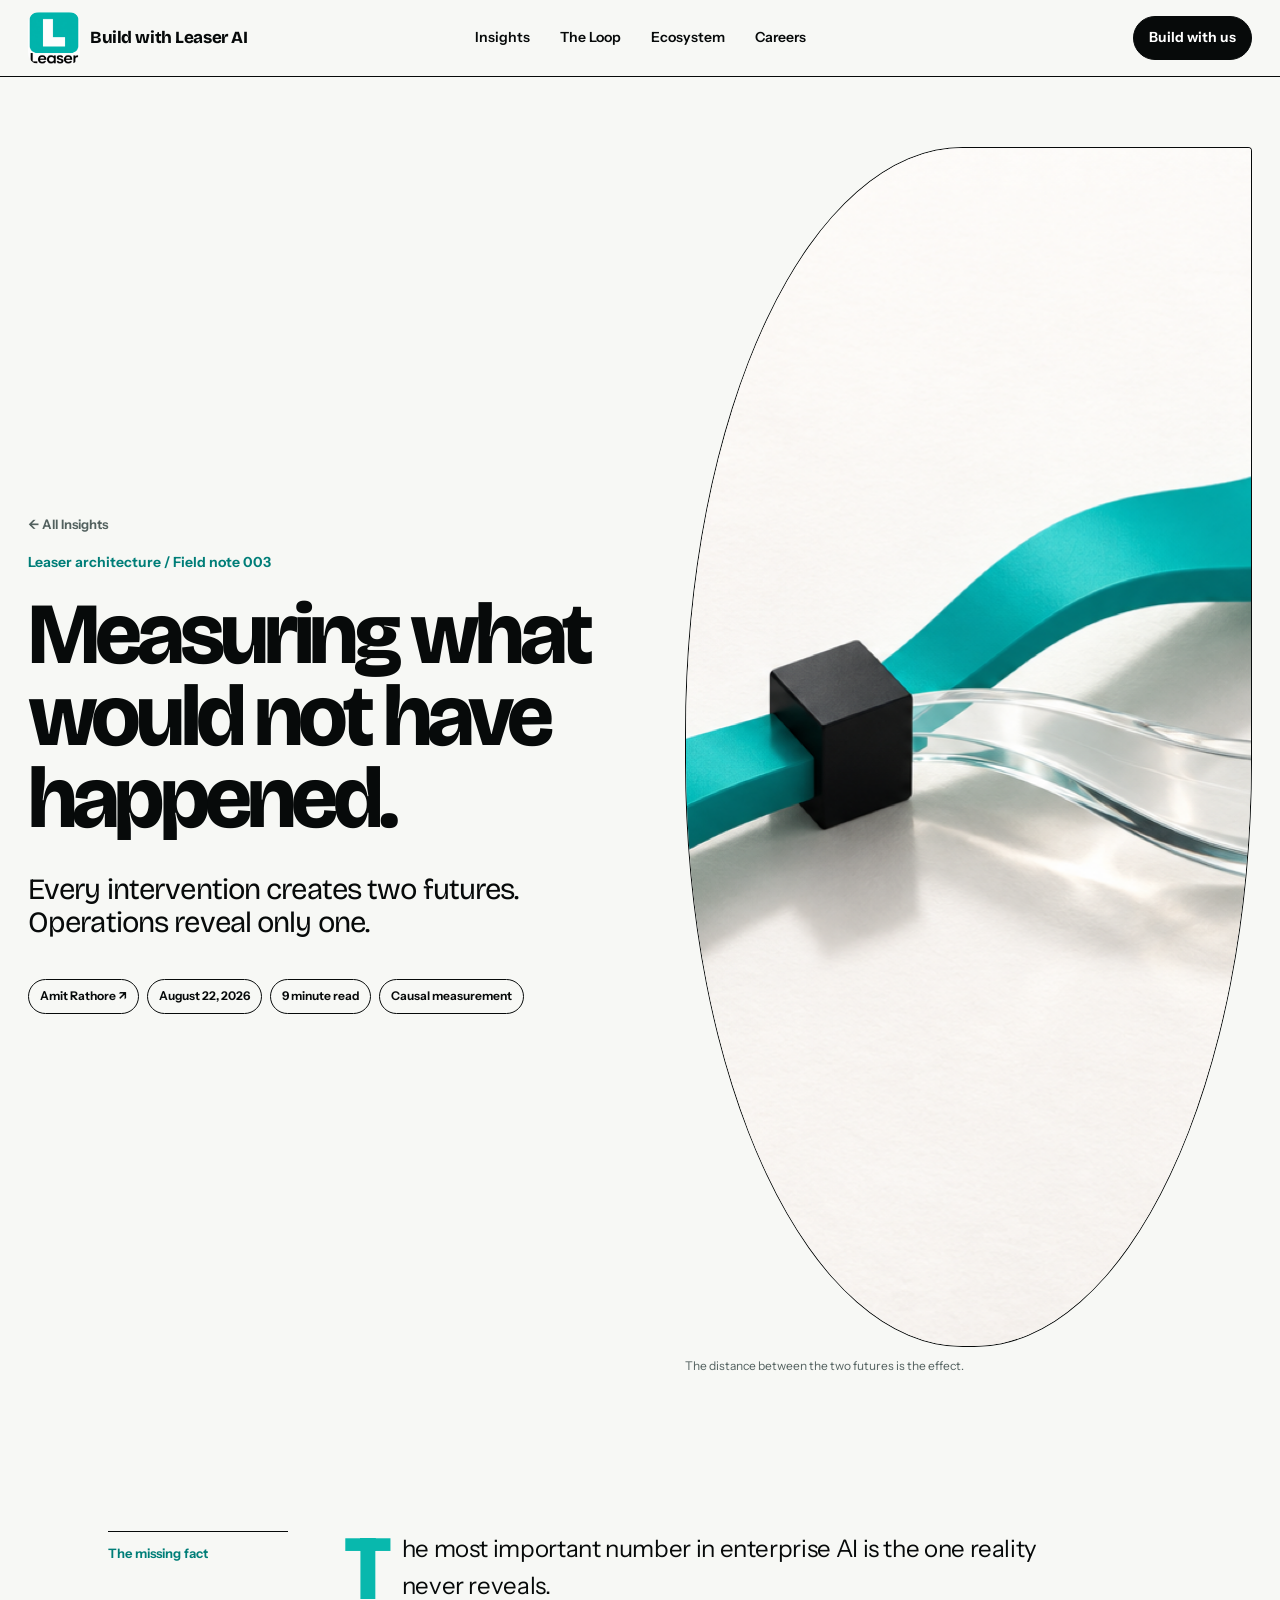
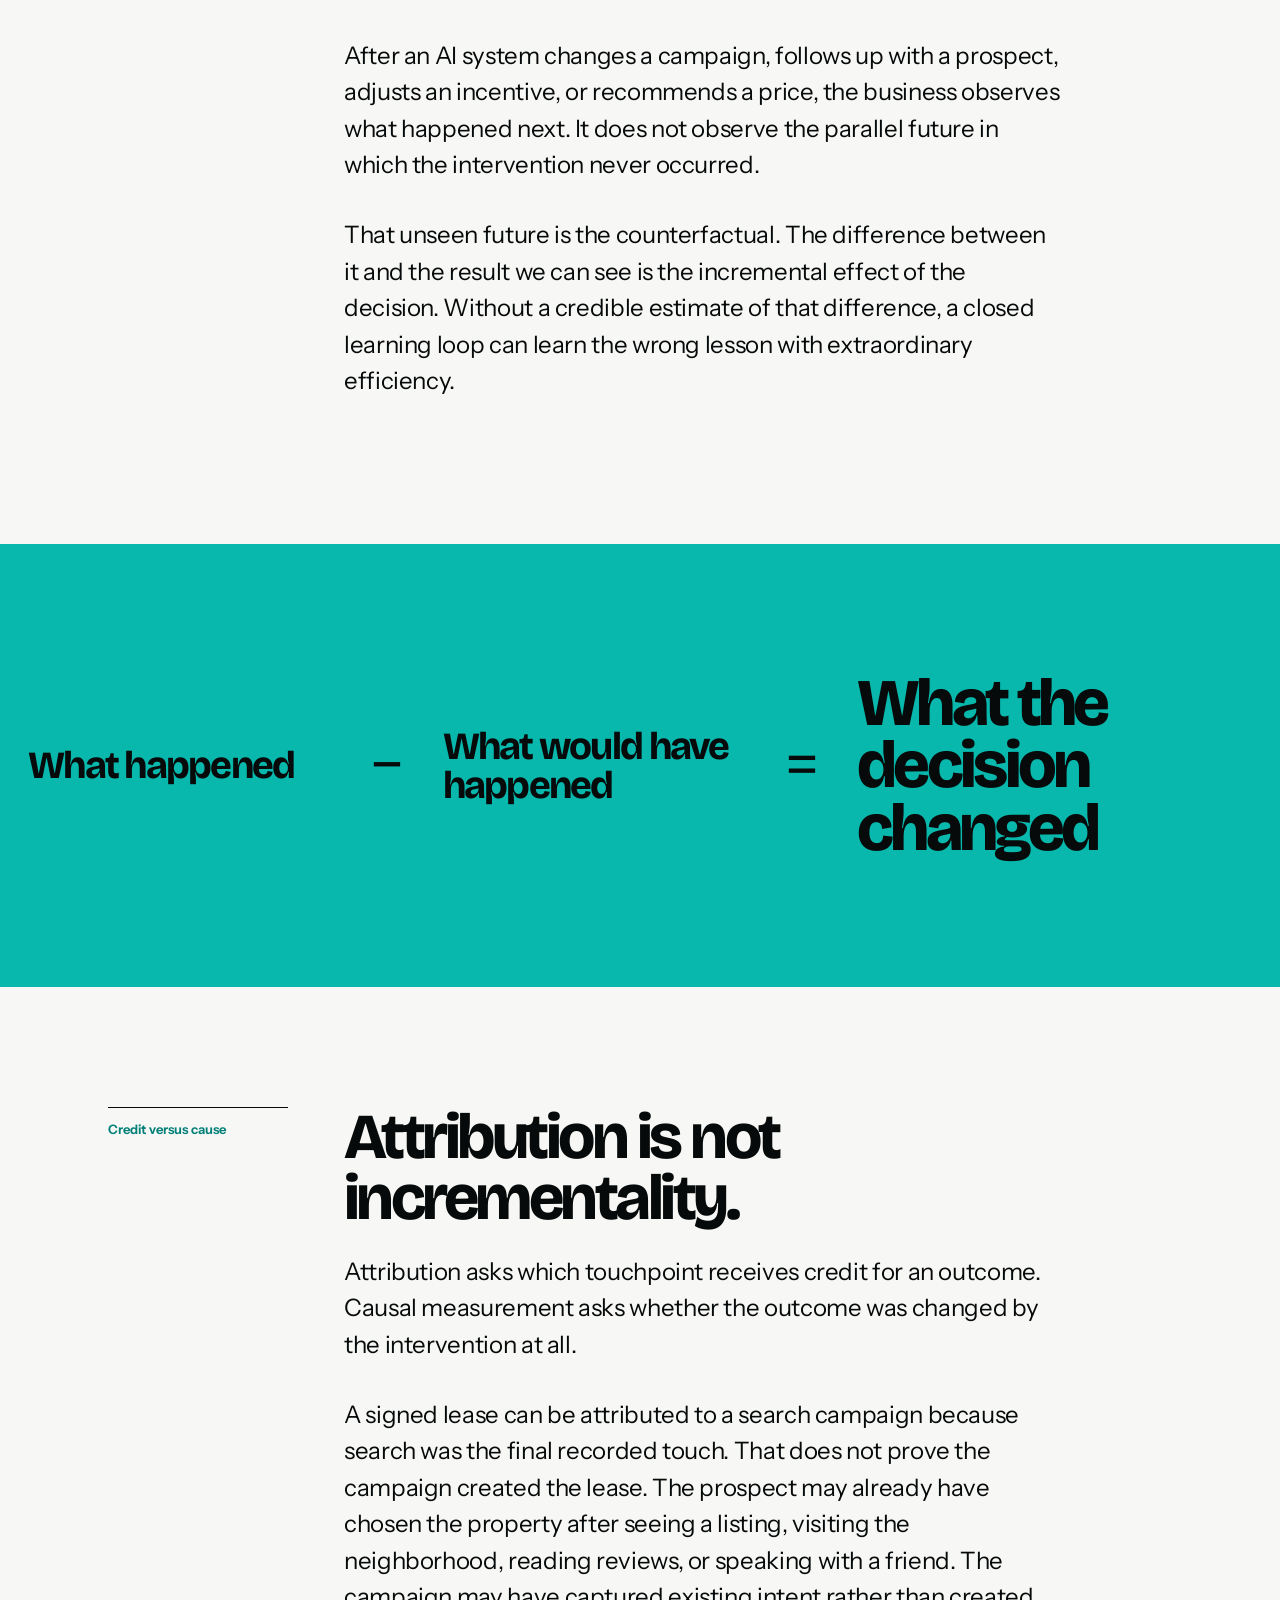
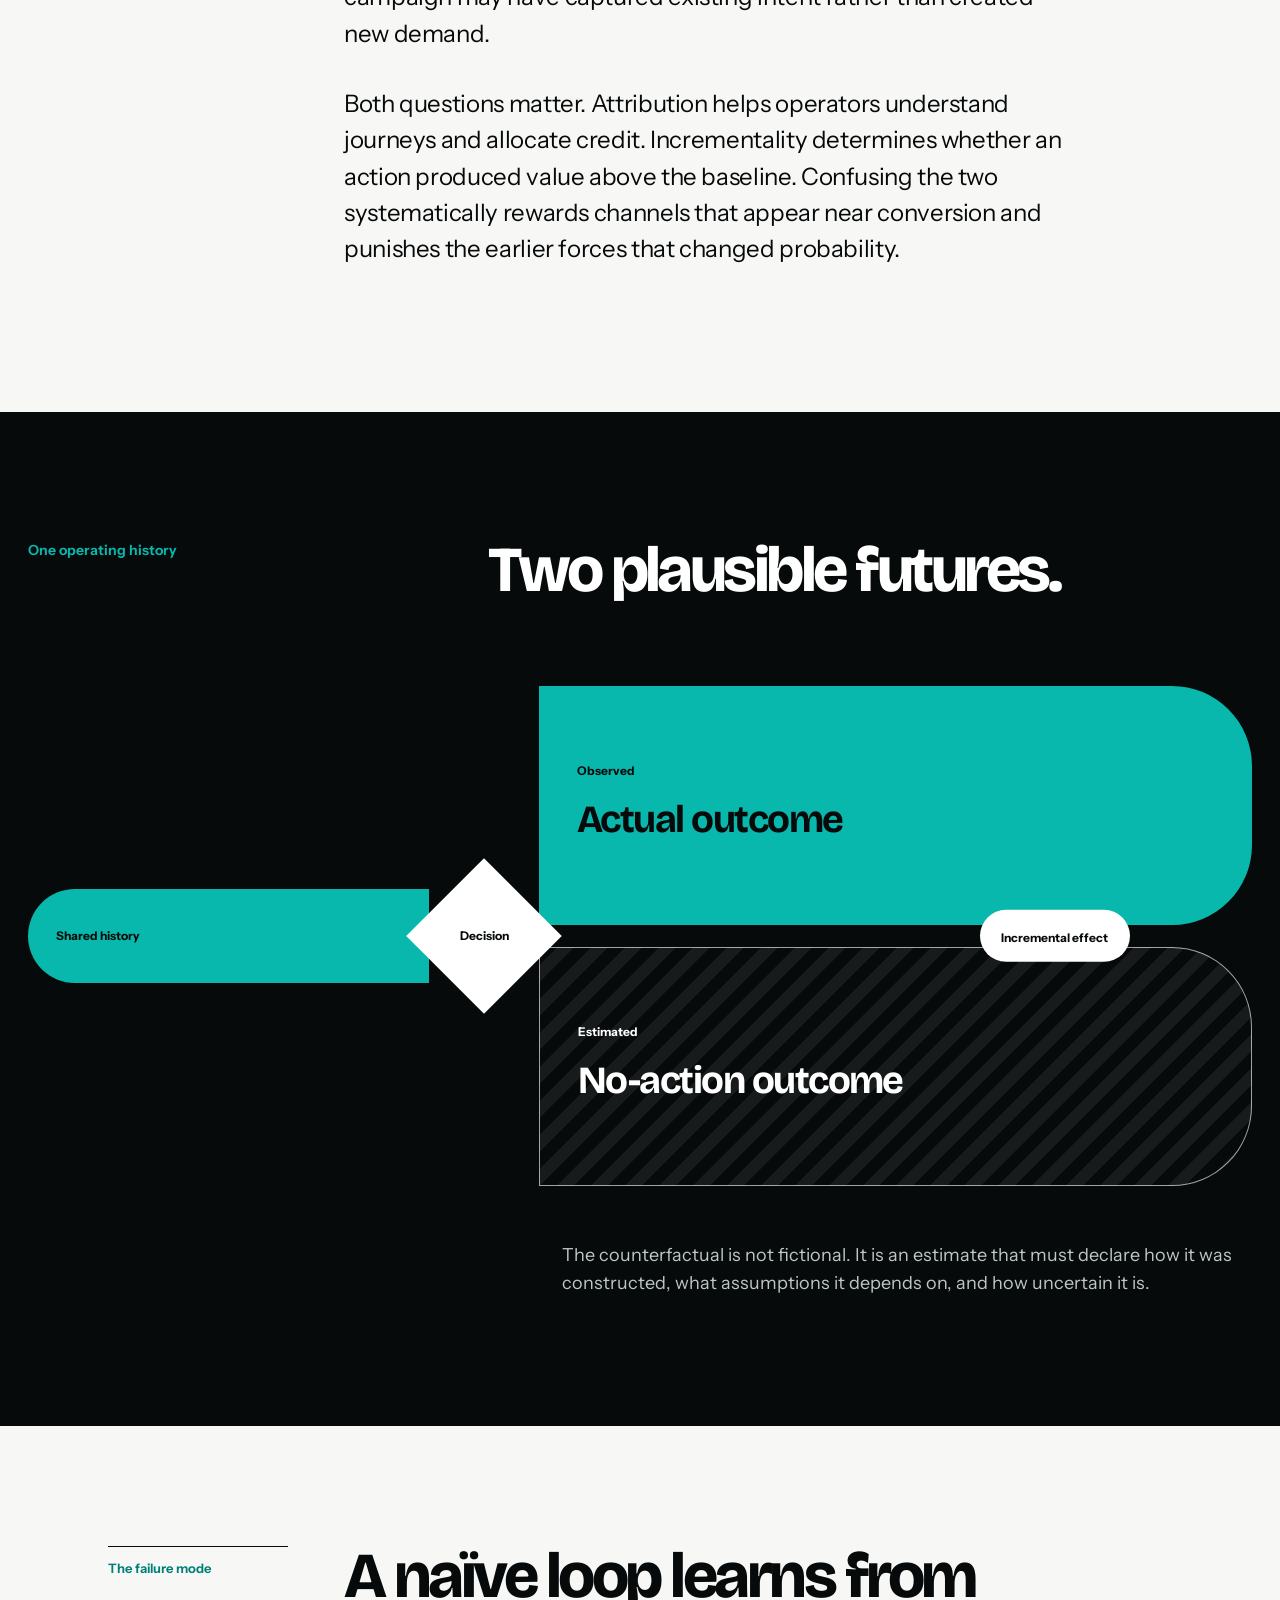
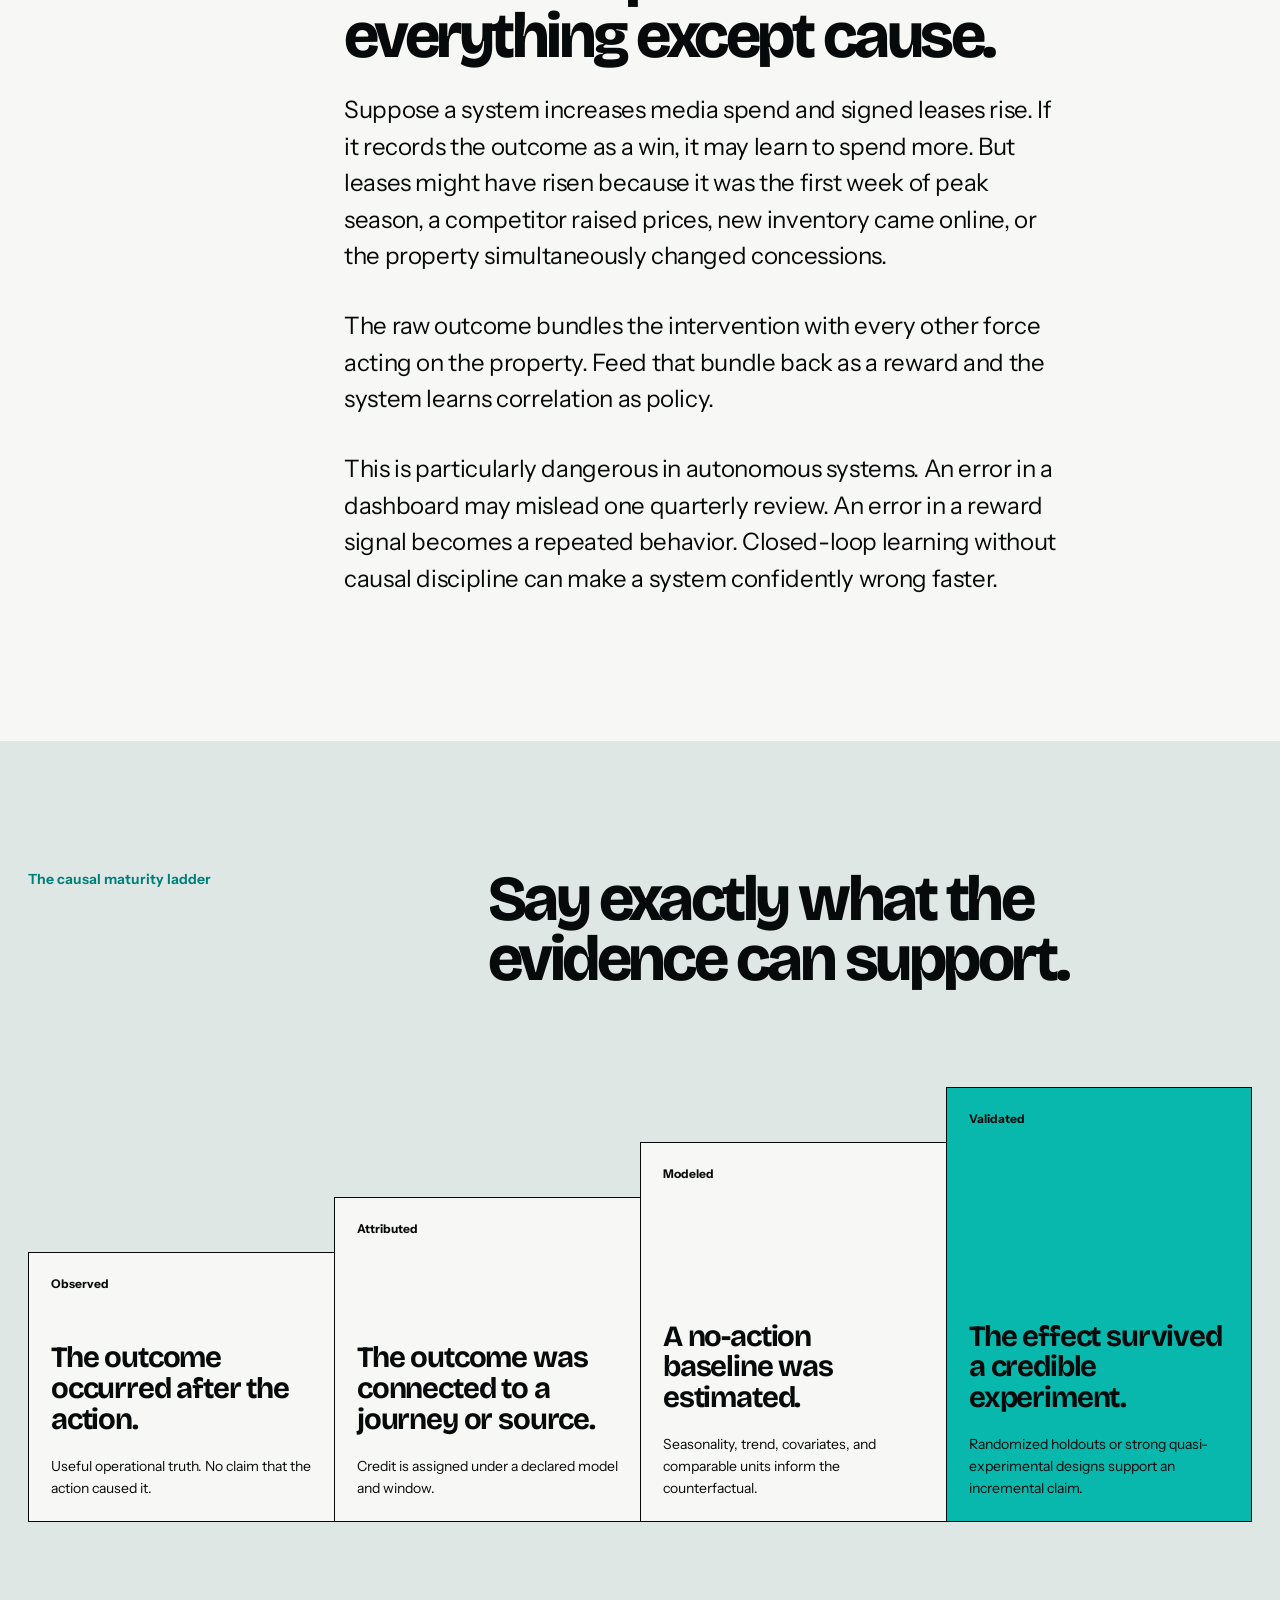
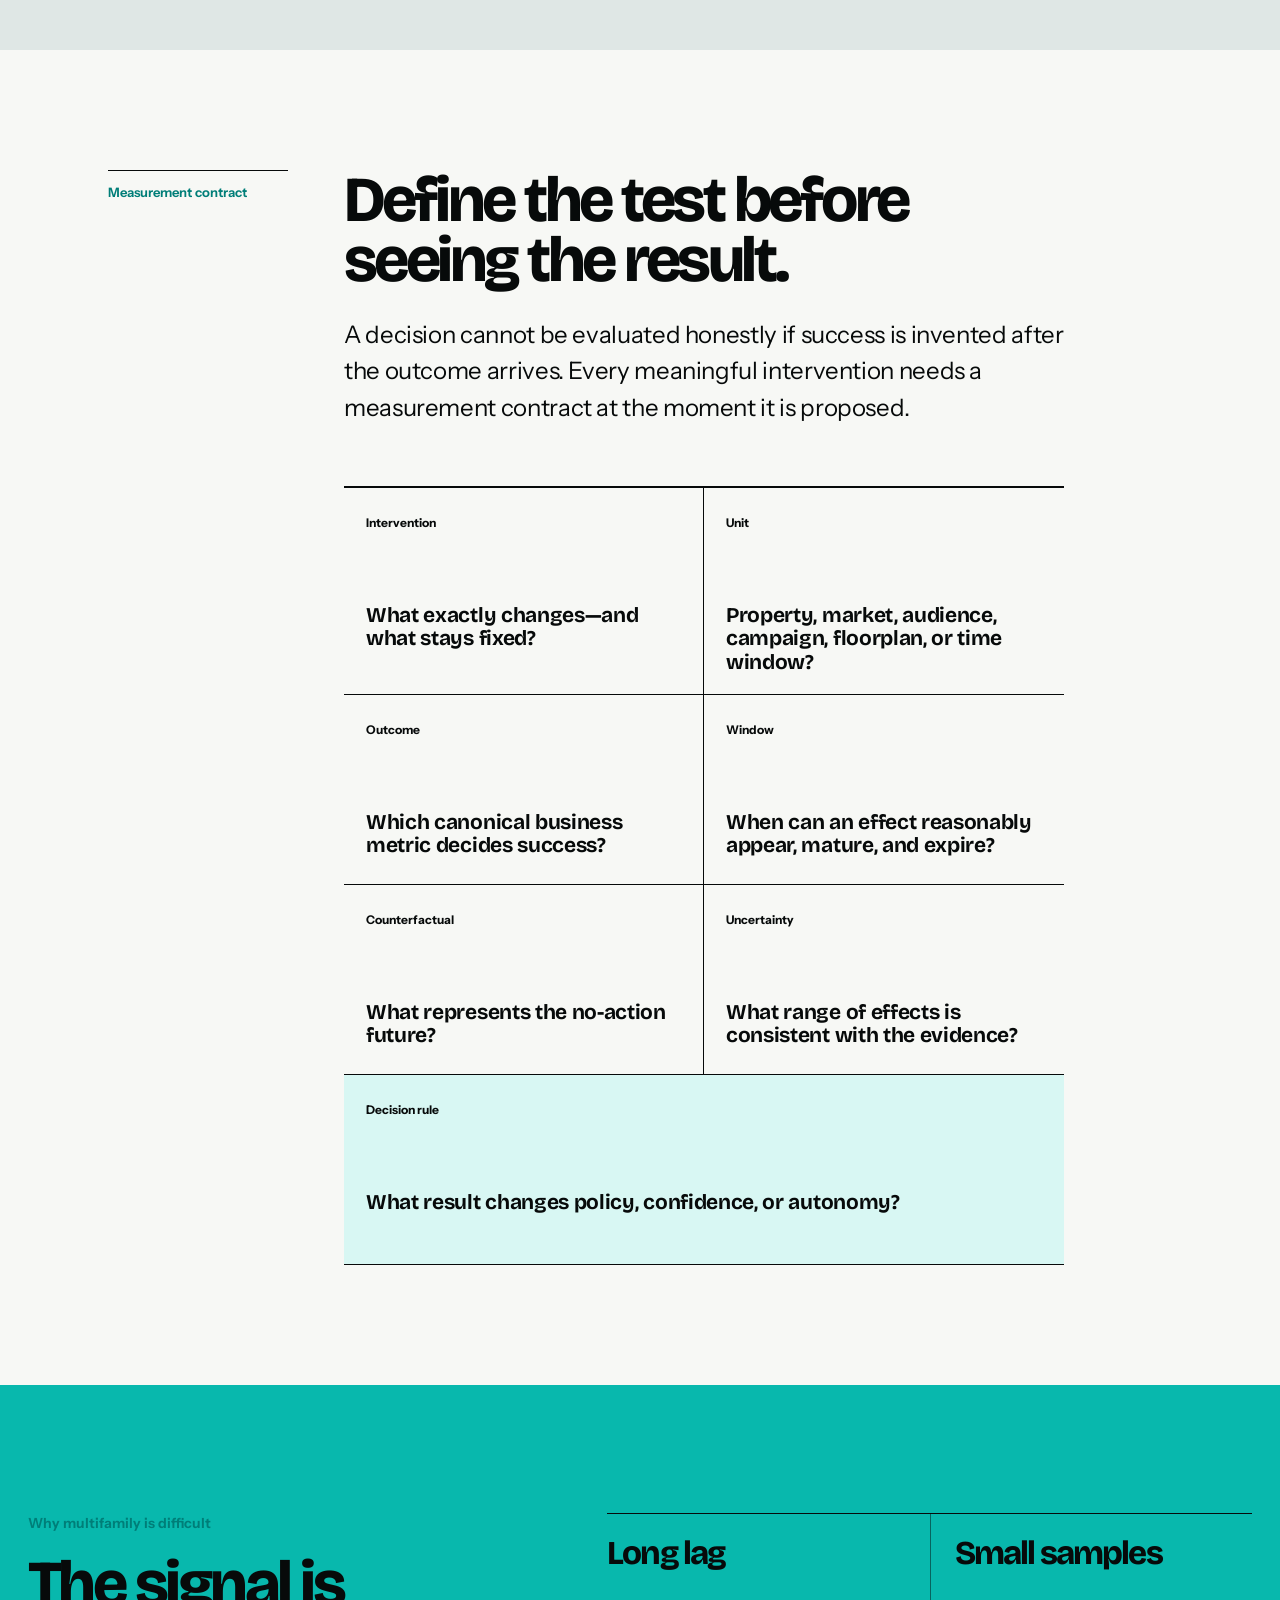
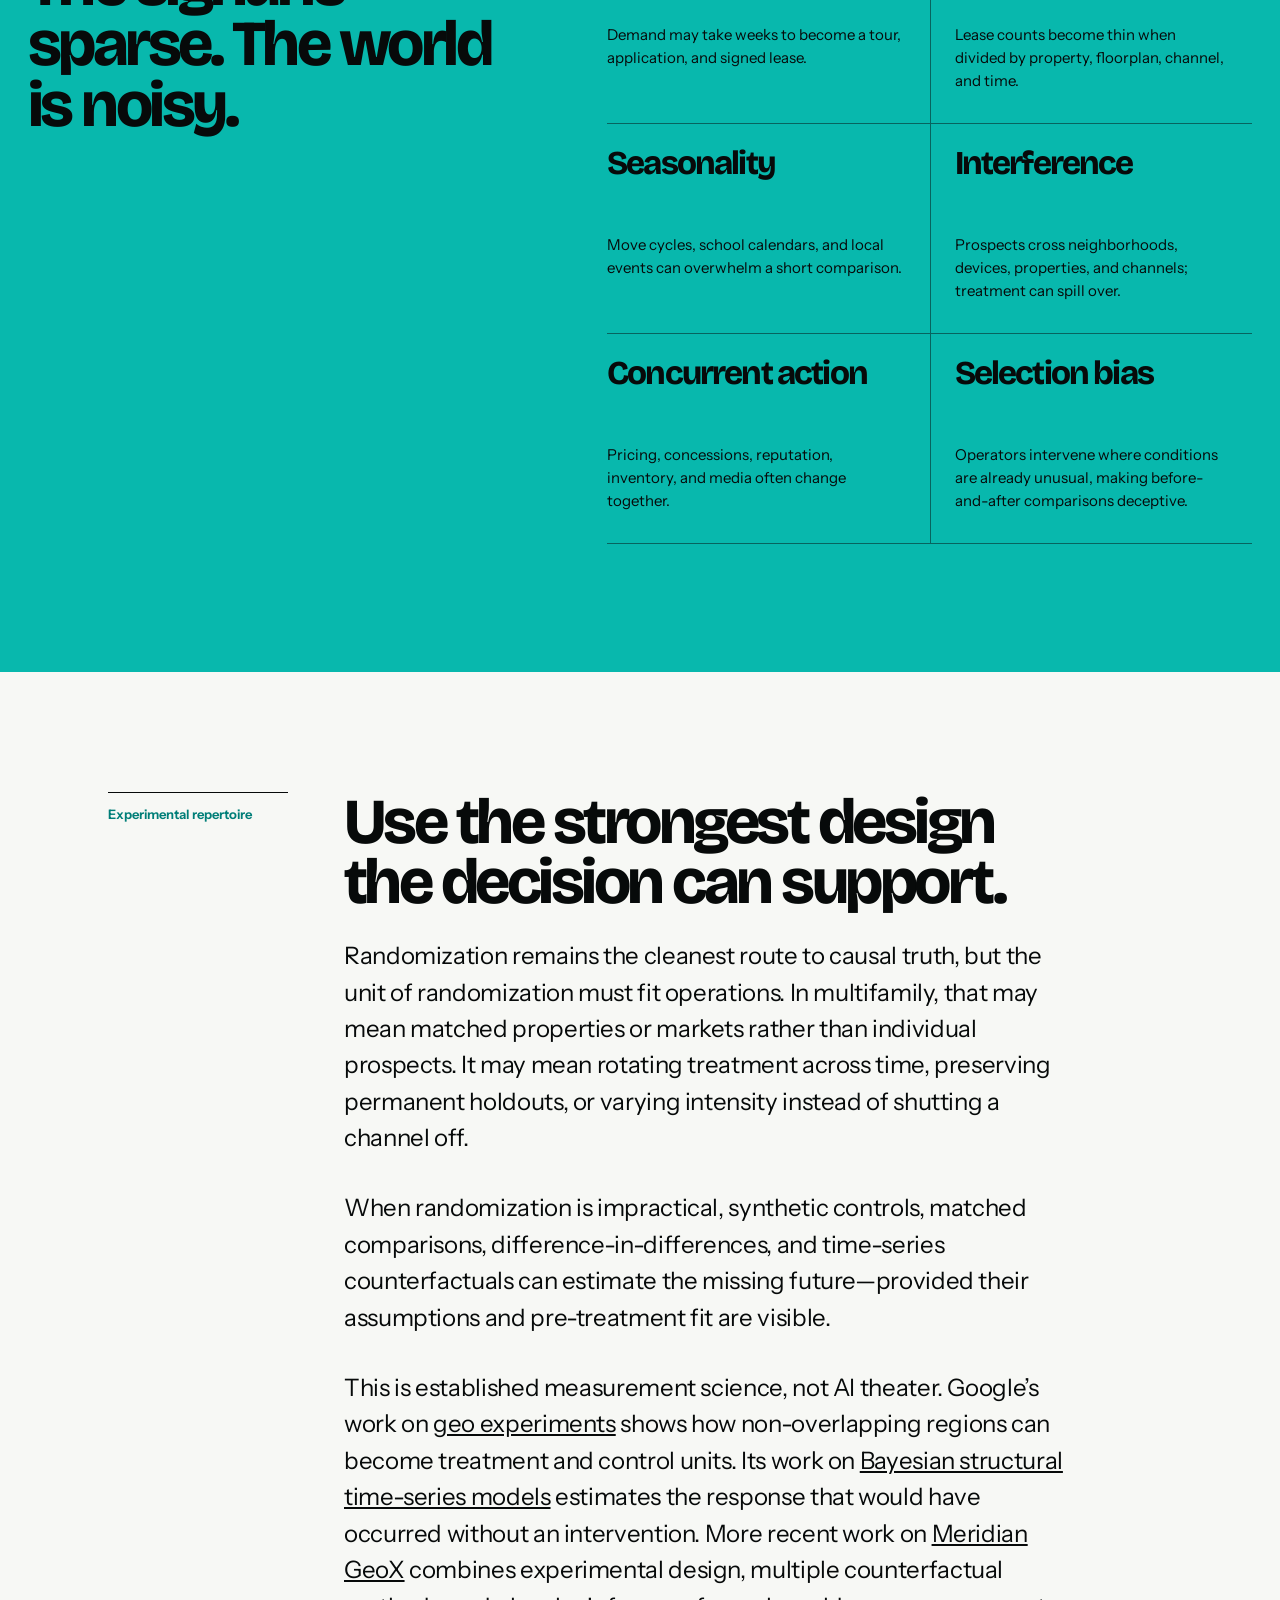
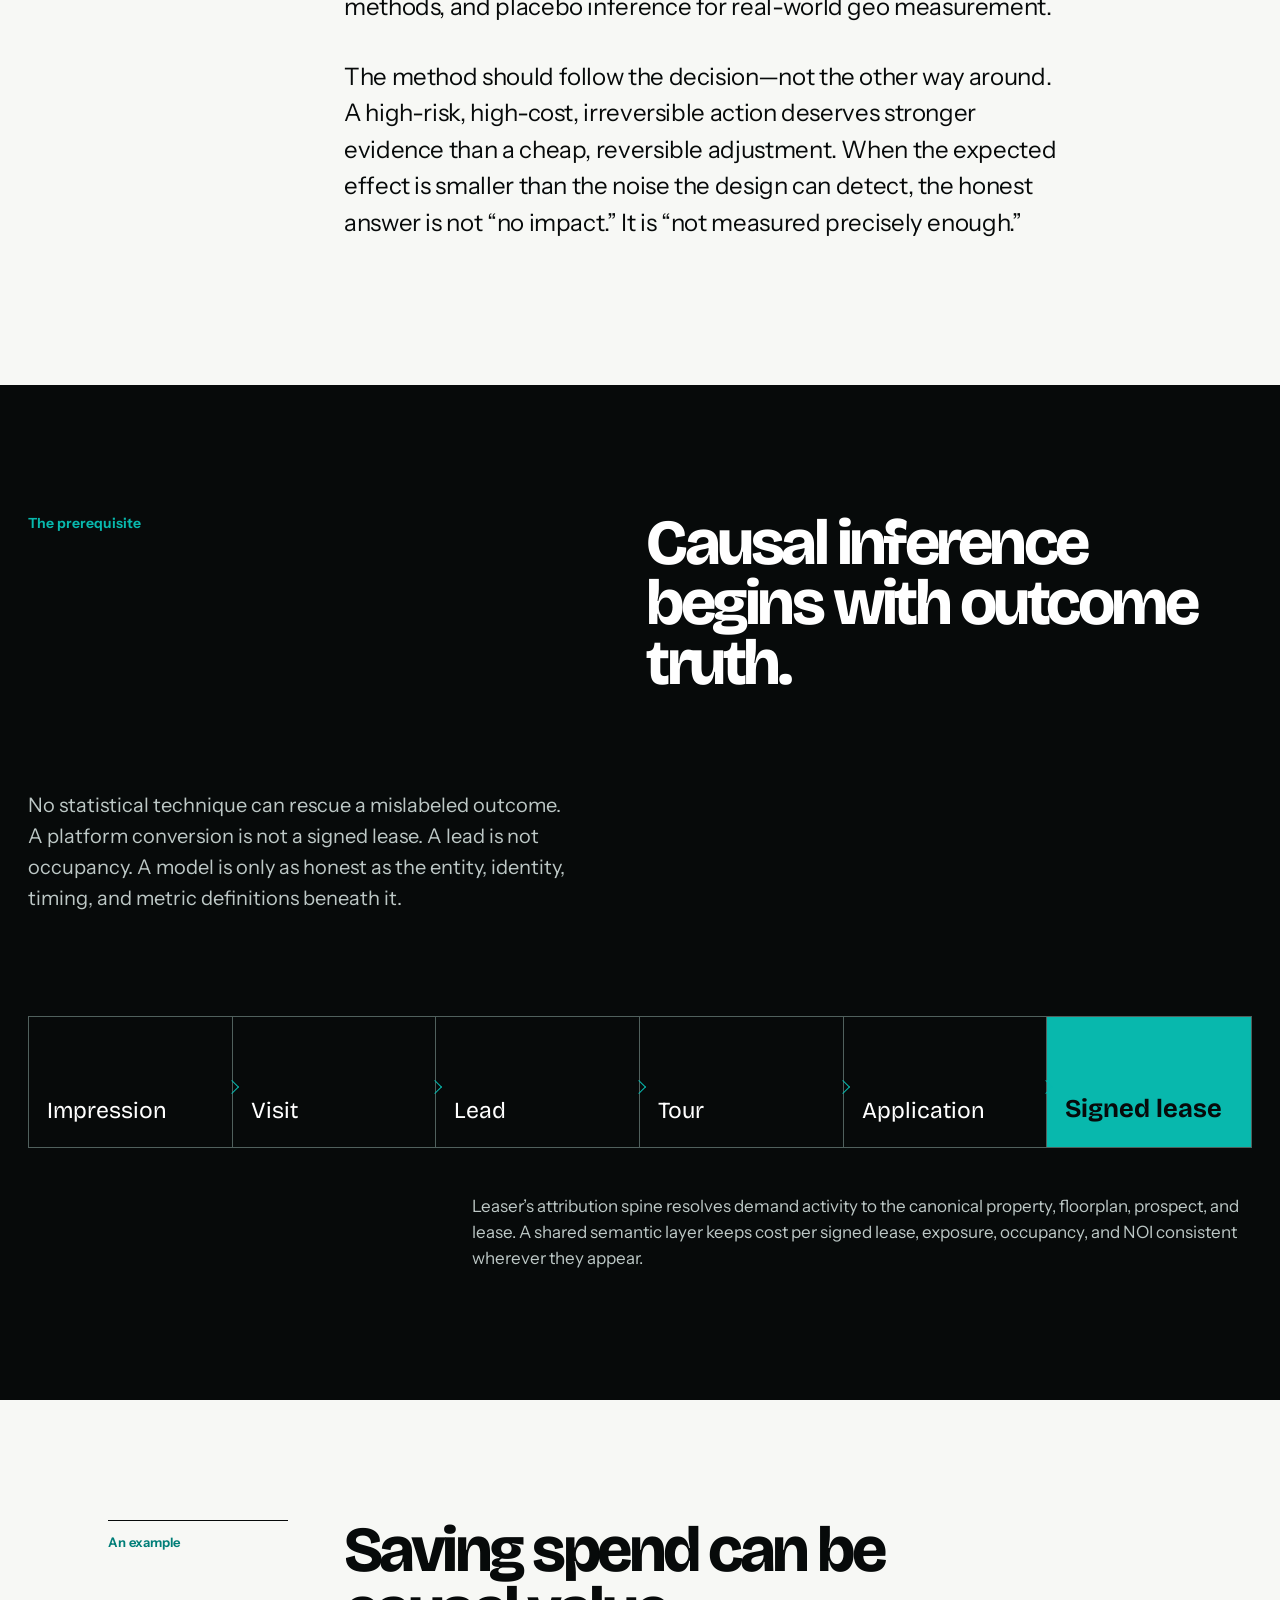
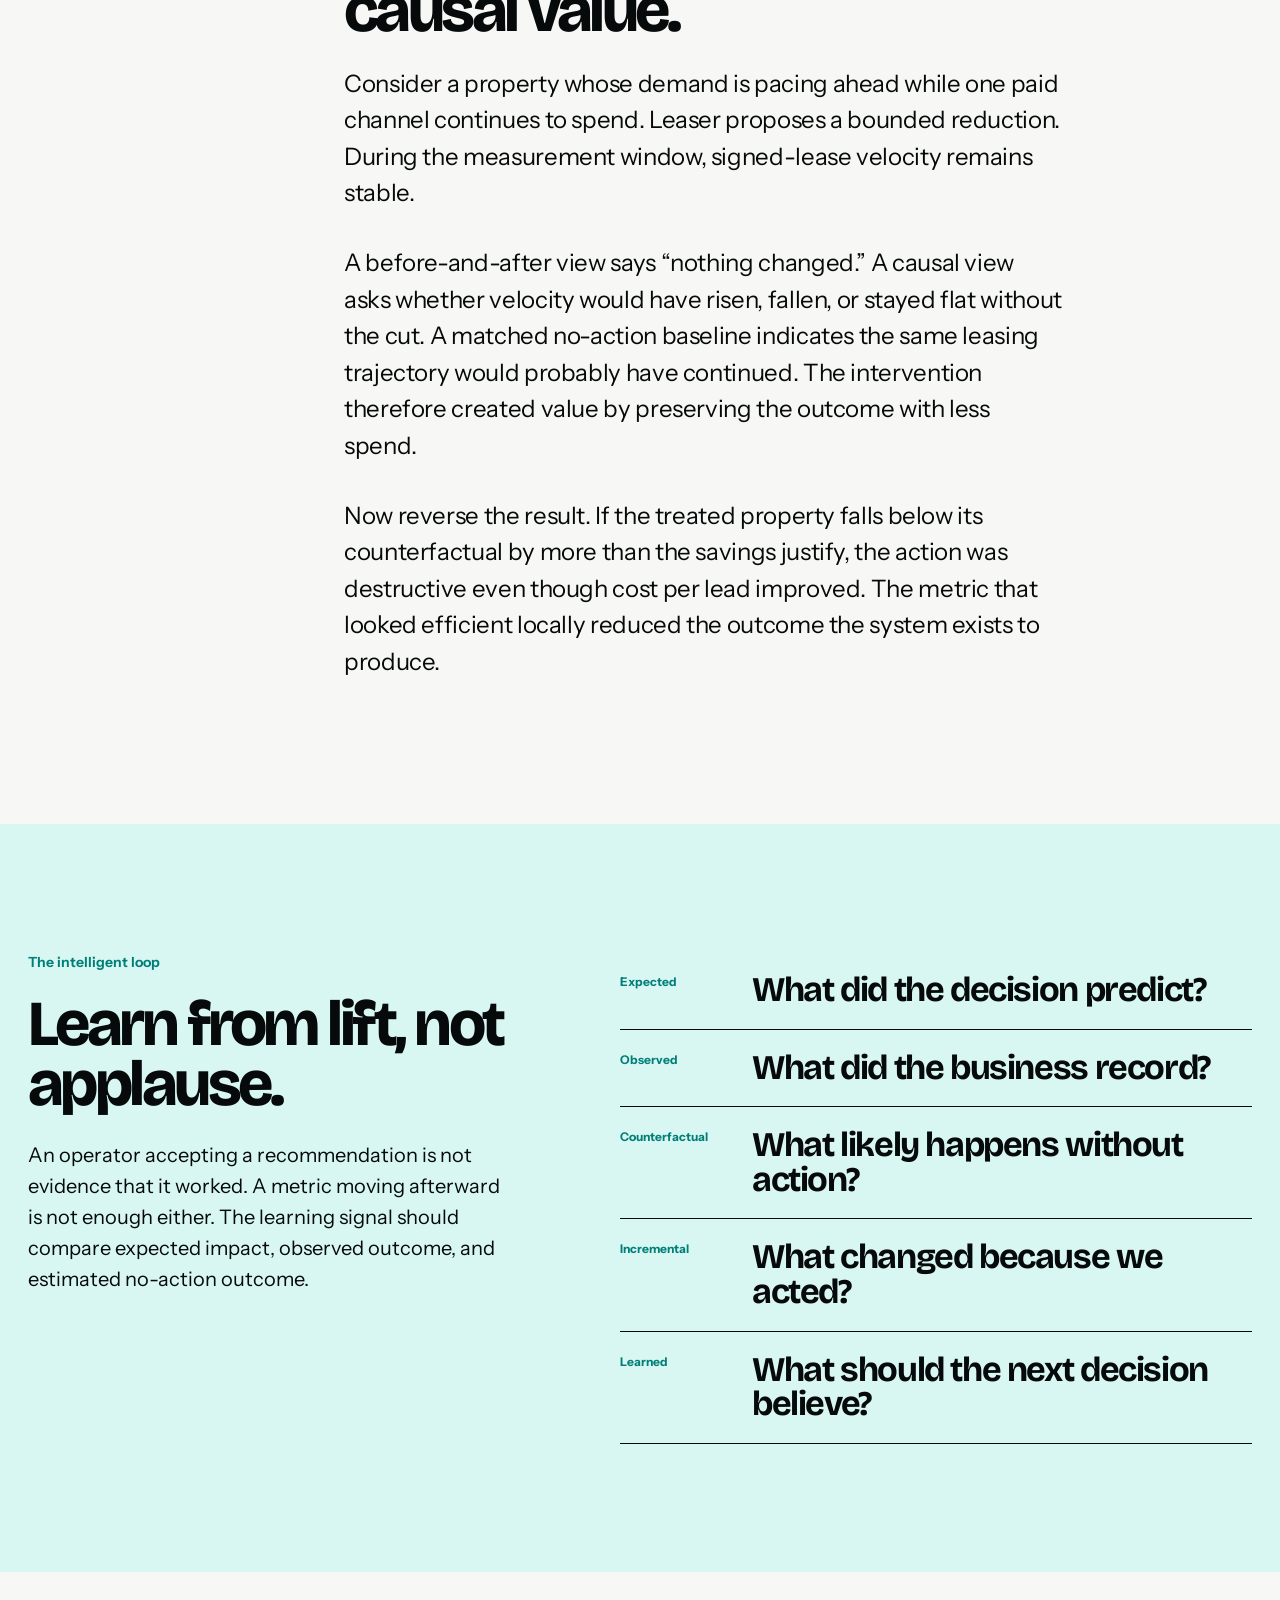
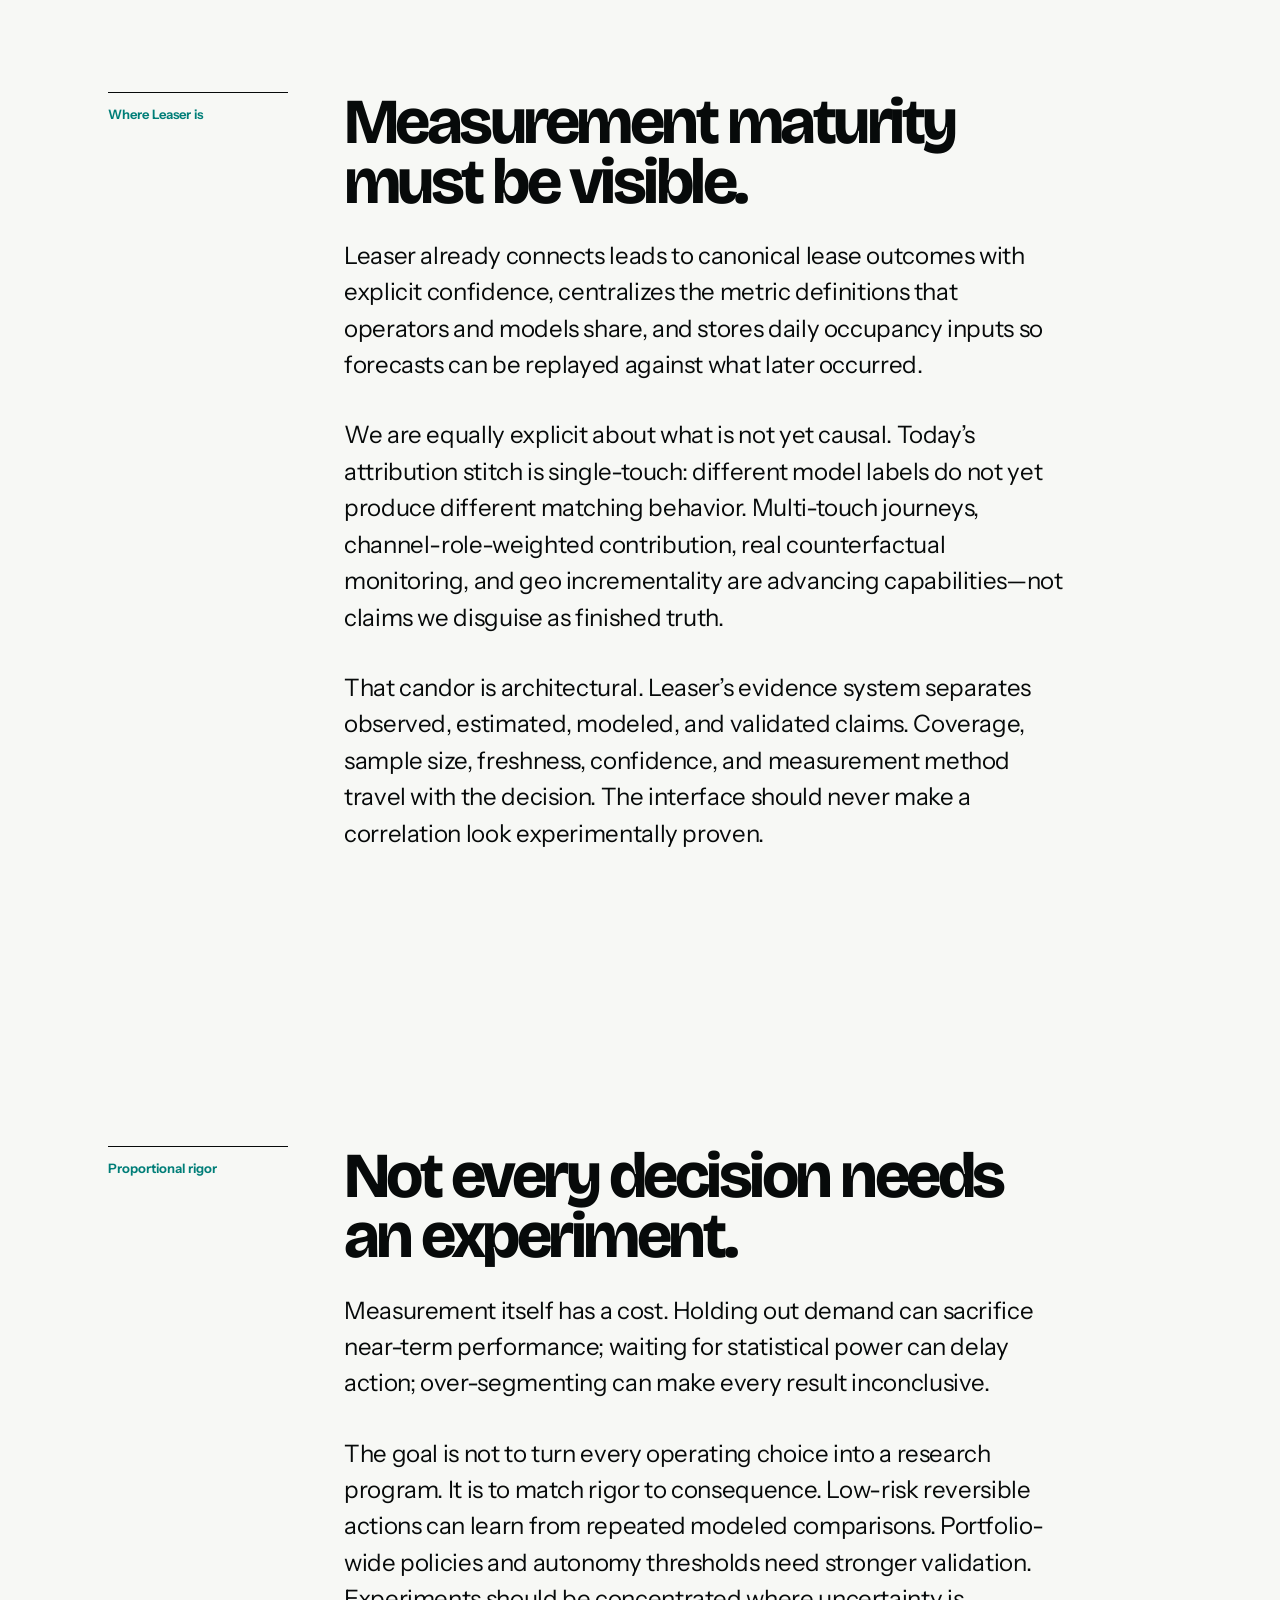
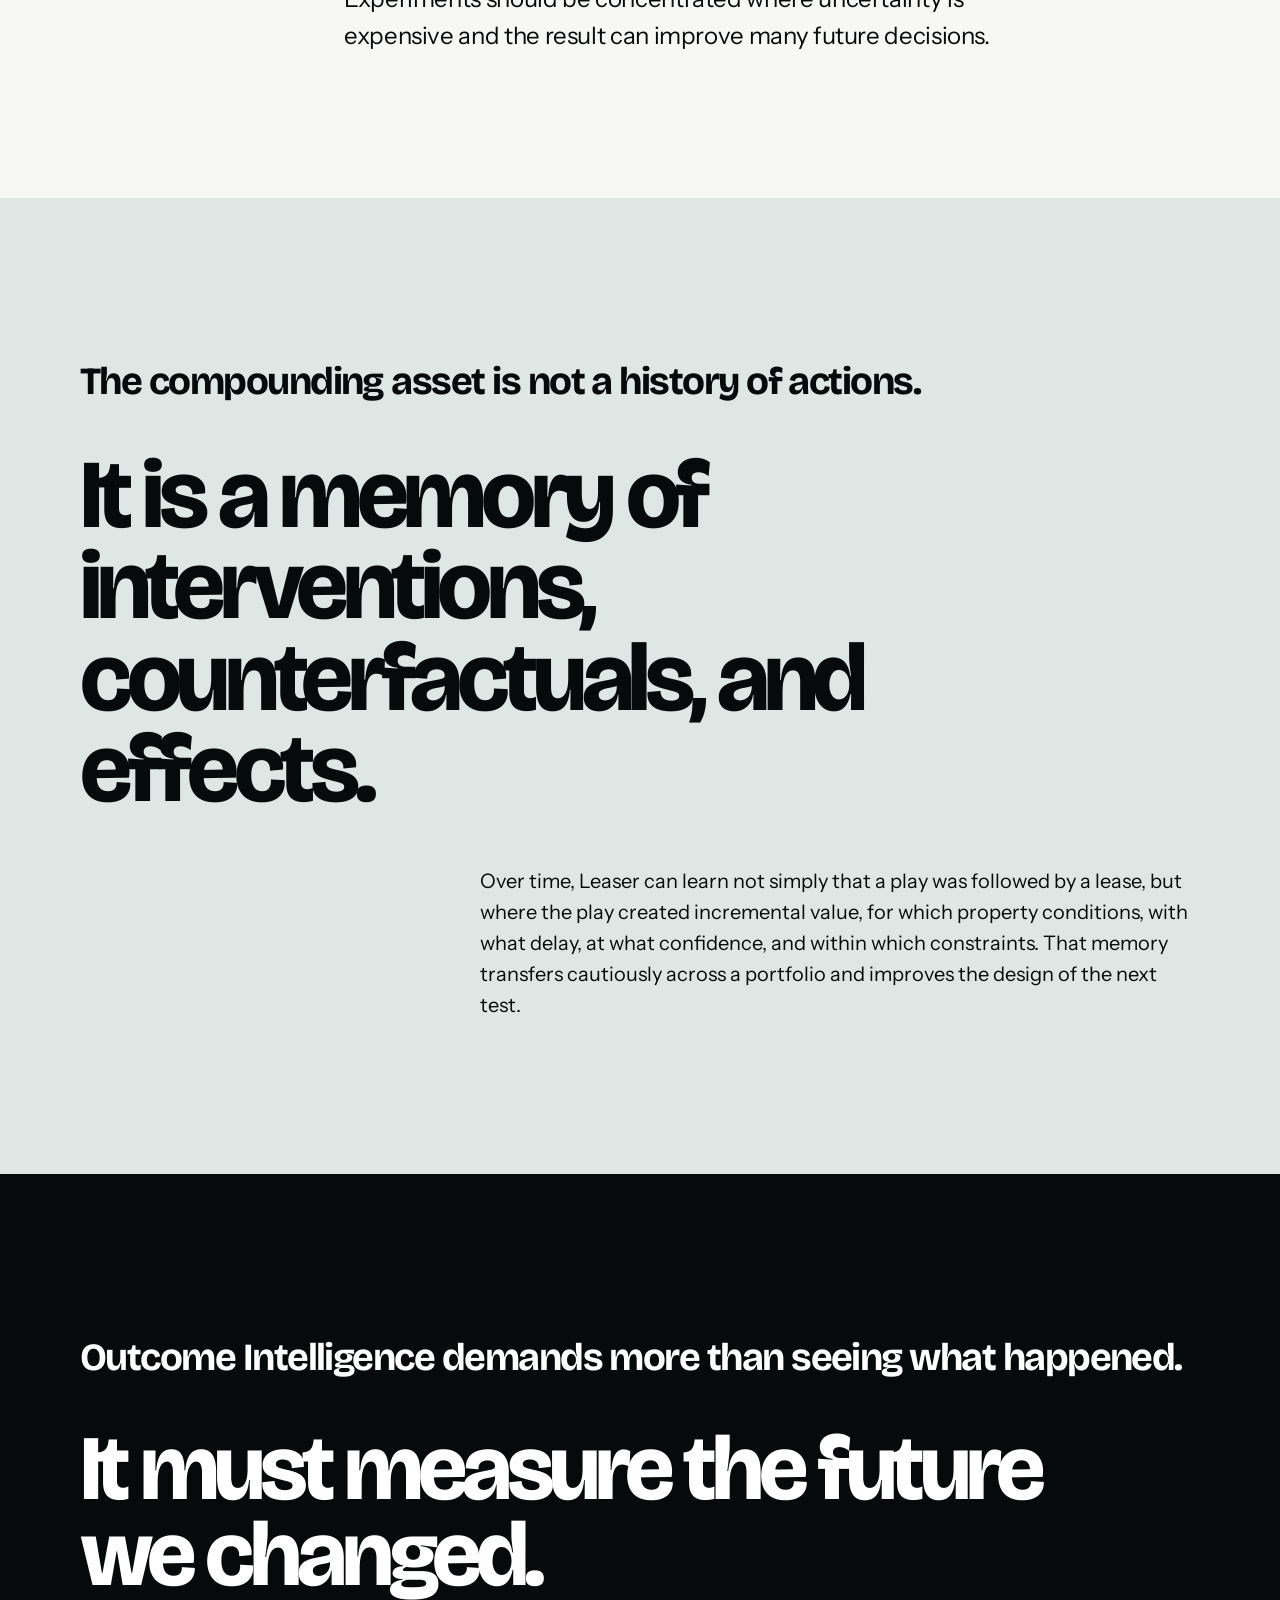
<file: insights/measuring-counterfactual/index.html>
<!doctype html>
<html lang="en">
  <head>
    <meta charset="utf-8" />
    <meta name="viewport" content="width=device-width, initial-scale=1" />
    <title>Measuring what would not have happened | Build with Leaser AI</title>
    <meta name="description" content="Why outcome intelligence must estimate the counterfactual—not merely observe what happened—to learn which enterprise AI decisions create incremental value." />
    <meta name="theme-color" content="#08b8ad" />
    <meta name="author" content="Amit Rathore" />
    <meta name="robots" content="index, follow" />
    <link rel="canonical" href="https://build.leaserai.com/insights/measuring-counterfactual/" />
    <link rel="icon" href="../../favicon.svg" type="image/svg+xml" />
    <link rel="apple-touch-icon" href="../../assets/leaser-vertical-logo.png" />
    <link rel="manifest" href="../../site.webmanifest" />
    <link rel="preconnect" href="https://fonts.googleapis.com" />
    <link rel="preconnect" href="https://fonts.gstatic.com" crossorigin />
    <link href="https://fonts.googleapis.com/css2?family=Bricolage+Grotesque:opsz,wdth,wght@12..96,75..100,400..800&amp;family=Instrument+Sans:wdth,wght@75..100,400..700&amp;display=swap" rel="stylesheet" />
    <link rel="stylesheet" href="../../styles.css" />

    <meta property="og:type" content="article" />
    <meta property="og:site_name" content="Build with Leaser AI" />
    <meta property="og:url" content="https://build.leaserai.com/insights/measuring-counterfactual/" />
    <meta property="og:title" content="Measuring what would not have happened" />
    <meta property="og:description" content="Every intervention creates two futures. Operations reveal only one." />
    <meta property="og:image" content="https://build.leaserai.com/assets/measuring-counterfactual-og.png" />
    <meta property="og:image:width" content="1200" />
    <meta property="og:image:height" content="630" />
    <meta property="og:image:alt" content="A teal actual path and a transparent counterfactual path diverge after an intervention" />
    <meta property="article:author" content="https://linkedin.com/in/amitrathore" />
    <meta property="article:published_time" content="2026-08-22" />
    <meta name="twitter:card" content="summary_large_image" />
    <meta name="twitter:title" content="Measuring what would not have happened" />
    <meta name="twitter:description" content="The missing discipline in closed-loop enterprise AI is causal measurement." />
    <meta name="twitter:image" content="https://build.leaserai.com/assets/measuring-counterfactual-og.png" />

    <script type="application/ld+json">
      {
        "@context": "https://schema.org",
        "@type": "TechArticle",
        "headline": "Measuring what would not have happened",
        "description": "Why outcome intelligence must estimate the counterfactual to learn which enterprise AI decisions create incremental value.",
        "author": {
          "@type": "Person",
          "name": "Amit Rathore",
          "url": "https://linkedin.com/in/amitrathore"
        },
        "publisher": { "@type": "Organization", "name": "Leaser AI", "url": "https://leaserai.com/" },
        "datePublished": "2026-08-22",
        "dateModified": "2026-08-22",
        "mainEntityOfPage": "https://build.leaserai.com/insights/measuring-counterfactual/",
        "image": "https://build.leaserai.com/assets/measuring-counterfactual-og.png"
      }
    </script>
  </head>
  <body class="counterfactual-page">
    <a class="skip-link" href="#article">Skip to article</a>

    <header class="site-header">
      <a class="brand" href="../../" aria-label="Build with Leaser AI home">
        <img src="../../assets/leaser-vertical-logo.png" alt="Leaser" width="52" height="52" />
        <span>Build with Leaser AI</span>
      </a>
      <nav aria-label="Primary navigation">
        <a href="../../#insights">Insights</a>
        <a href="#measurement-loop">The Loop</a>
        <a href="../../#ecosystem">Ecosystem</a>
        <a href="../../careers/">Careers</a>
      </nav>
      <a class="header-cta" href="mailto:leasing@leaserai.com?subject=Build%20with%20Leaser">Build with us</a>
    </header>

    <main id="top">
      <article id="article">
        <header class="hero counterfactual-hero">
          <div class="hero-copy">
            <a class="article-back" href="../../#insights">← All Insights</a>
            <p class="issue">Leaser architecture / Field note 003</p>
            <h1>Measuring what would not have happened.</h1>
            <p class="dek">Every intervention creates two futures. Operations reveal only one.</p>
            <div class="article-meta">
              <a href="https://linkedin.com/in/amitrathore" rel="author external">Amit Rathore <span aria-hidden="true">↗</span></a>
              <time datetime="2026-08-22">August 22, 2026</time>
              <span>9 minute read</span>
              <span>Causal measurement</span>
            </div>
          </div>
          <figure class="hero-art counterfactual-hero-art">
            <img src="../../assets/counterfactual-art.png" alt="A shared path divides after a black intervention marker into a solid teal actual future and a transparent counterfactual future" width="1800" height="1200" fetchpriority="high" />
            <figcaption>The distance between the two futures is the effect.</figcaption>
          </figure>
        </header>

        <section class="opening article-grid">
          <aside class="margin-note">The missing fact</aside>
          <div class="prose lead">
            <p>The most important number in enterprise AI is the one reality never reveals.</p>
            <p>After an AI system changes a campaign, follows up with a prospect, adjusts an incentive, or recommends a price, the business observes what happened next. It does not observe the parallel future in which the intervention never occurred.</p>
            <p>That unseen future is the counterfactual. The difference between it and the result we can see is the incremental effect of the decision. Without a credible estimate of that difference, a closed learning loop can learn the wrong lesson with extraordinary efficiency.</p>
          </div>
        </section>

        <section class="counterfactual-thesis" aria-label="Article thesis">
          <span>What happened</span>
          <strong>−</strong>
          <span>What would have happened</span>
          <strong>=</strong>
          <blockquote>What the decision changed</blockquote>
        </section>

        <section class="article-grid">
          <aside class="margin-note">Credit versus cause</aside>
          <div class="prose">
            <h2>Attribution is not incrementality.</h2>
            <p>Attribution asks which touchpoint receives credit for an outcome. Causal measurement asks whether the outcome was changed by the intervention at all.</p>
            <p>A signed lease can be attributed to a search campaign because search was the final recorded touch. That does not prove the campaign created the lease. The prospect may already have chosen the property after seeing a listing, visiting the neighborhood, reading reviews, or speaking with a friend. The campaign may have captured existing intent rather than created new demand.</p>
            <p>Both questions matter. Attribution helps operators understand journeys and allocate credit. Incrementality determines whether an action produced value above the baseline. Confusing the two systematically rewards channels that appear near conversion and punishes the earlier forces that changed probability.</p>
          </div>
        </section>

        <section class="two-futures" aria-labelledby="two-futures-title">
          <div class="future-intro">
            <p class="section-kicker">One operating history</p>
            <h2 id="two-futures-title">Two plausible futures.</h2>
          </div>
          <div class="future-diagram" role="img" aria-label="An intervention divides one operating history into the observed actual outcome and an estimated no-action counterfactual">
            <div class="shared-history"><span>Shared history</span></div>
            <div class="intervention"><span>Decision</span></div>
            <div class="future actual"><span>Observed</span><strong>Actual outcome</strong></div>
            <div class="future ghost"><span>Estimated</span><strong>No-action outcome</strong></div>
            <div class="effect"><span>Incremental effect</span></div>
          </div>
          <p class="future-note">The counterfactual is not fictional. It is an estimate that must declare how it was constructed, what assumptions it depends on, and how uncertain it is.</p>
        </section>

        <section class="article-grid">
          <aside class="margin-note">The failure mode</aside>
          <div class="prose">
            <h2>A naïve loop learns from everything except cause.</h2>
            <p>Suppose a system increases media spend and signed leases rise. If it records the outcome as a win, it may learn to spend more. But leases might have risen because it was the first week of peak season, a competitor raised prices, new inventory came online, or the property simultaneously changed concessions.</p>
            <p>The raw outcome bundles the intervention with every other force acting on the property. Feed that bundle back as a reward and the system learns correlation as policy.</p>
            <p>This is particularly dangerous in autonomous systems. An error in a dashboard may mislead one quarterly review. An error in a reward signal becomes a repeated behavior. Closed-loop learning without causal discipline can make a system confidently wrong faster.</p>
          </div>
        </section>

        <section class="evidence-staircase" aria-labelledby="evidence-title">
          <header>
            <p class="section-kicker">The causal maturity ladder</p>
            <h2 id="evidence-title">Say exactly what the evidence can support.</h2>
          </header>
          <ol>
            <li><span>Observed</span><strong>The outcome occurred after the action.</strong><p>Useful operational truth. No claim that the action caused it.</p></li>
            <li><span>Attributed</span><strong>The outcome was connected to a journey or source.</strong><p>Credit is assigned under a declared model and window.</p></li>
            <li><span>Modeled</span><strong>A no-action baseline was estimated.</strong><p>Seasonality, trend, covariates, and comparable units inform the counterfactual.</p></li>
            <li><span>Validated</span><strong>The effect survived a credible experiment.</strong><p>Randomized holdouts or strong quasi-experimental designs support an incremental claim.</p></li>
          </ol>
        </section>

        <section class="article-grid">
          <aside class="margin-note">Measurement contract</aside>
          <div class="prose wide">
            <h2>Define the test before seeing the result.</h2>
            <p>A decision cannot be evaluated honestly if success is invented after the outcome arrives. Every meaningful intervention needs a measurement contract at the moment it is proposed.</p>
            <div class="measurement-contract">
              <div><span>Intervention</span><p>What exactly changes—and what stays fixed?</p></div>
              <div><span>Unit</span><p>Property, market, audience, campaign, floorplan, or time window?</p></div>
              <div><span>Outcome</span><p>Which canonical business metric decides success?</p></div>
              <div><span>Window</span><p>When can an effect reasonably appear, mature, and expire?</p></div>
              <div><span>Counterfactual</span><p>What represents the no-action future?</p></div>
              <div><span>Uncertainty</span><p>What range of effects is consistent with the evidence?</p></div>
              <div><span>Decision rule</span><p>What result changes policy, confidence, or autonomy?</p></div>
            </div>
          </div>
        </section>

        <section class="multifamily-noise" aria-labelledby="noise-title">
          <div>
            <p class="section-kicker">Why multifamily is difficult</p>
            <h2 id="noise-title">The signal is sparse. The world is noisy.</h2>
          </div>
          <div class="noise-field">
            <article><h3>Long lag</h3><p>Demand may take weeks to become a tour, application, and signed lease.</p></article>
            <article><h3>Small samples</h3><p>Lease counts become thin when divided by property, floorplan, channel, and time.</p></article>
            <article><h3>Seasonality</h3><p>Move cycles, school calendars, and local events can overwhelm a short comparison.</p></article>
            <article><h3>Interference</h3><p>Prospects cross neighborhoods, devices, properties, and channels; treatment can spill over.</p></article>
            <article><h3>Concurrent action</h3><p>Pricing, concessions, reputation, inventory, and media often change together.</p></article>
            <article><h3>Selection bias</h3><p>Operators intervene where conditions are already unusual, making before-and-after comparisons deceptive.</p></article>
          </div>
        </section>

        <section class="article-grid">
          <aside class="margin-note">Experimental repertoire</aside>
          <div class="prose">
            <h2>Use the strongest design the decision can support.</h2>
            <p>Randomization remains the cleanest route to causal truth, but the unit of randomization must fit operations. In multifamily, that may mean matched properties or markets rather than individual prospects. It may mean rotating treatment across time, preserving permanent holdouts, or varying intensity instead of shutting a channel off.</p>
            <p>When randomization is impractical, synthetic controls, matched comparisons, difference-in-differences, and time-series counterfactuals can estimate the missing future—provided their assumptions and pre-treatment fit are visible.</p>
            <p>This is established measurement science, not AI theater. Google’s work on <a href="https://research.google/pubs/measuring-ad-effectiveness-using-geo-experiments/" rel="external">geo experiments</a> shows how non-overlapping regions can become treatment and control units. Its work on <a href="https://research.google/pubs/inferring-causal-impact-using-bayesian-structural-time-series-models/" rel="external">Bayesian structural time-series models</a> estimates the response that would have occurred without an intervention. More recent work on <a href="https://research.google/pubs/meridian-geox-an-open-source-framework-for-precision-and-efficiency-in-geo-experiments/" rel="external">Meridian GeoX</a> combines experimental design, multiple counterfactual methods, and placebo inference for real-world geo measurement.</p>
            <p>The method should follow the decision—not the other way around. A high-risk, high-cost, irreversible action deserves stronger evidence than a cheap, reversible adjustment. When the expected effect is smaller than the noise the design can detect, the honest answer is not “no impact.” It is “not measured precisely enough.”</p>
          </div>
        </section>

        <section class="truth-spine" aria-labelledby="truth-title">
          <div class="truth-copy">
            <p class="section-kicker">The prerequisite</p>
            <h2 id="truth-title">Causal inference begins with outcome truth.</h2>
            <p>No statistical technique can rescue a mislabeled outcome. A platform conversion is not a signed lease. A lead is not occupancy. A model is only as honest as the entity, identity, timing, and metric definitions beneath it.</p>
          </div>
          <div class="spine" aria-label="Leaser outcome truth spine">
            <span>Impression</span><span>Visit</span><span>Lead</span><span>Tour</span><span>Application</span><strong>Signed lease</strong>
          </div>
          <p class="spine-note">Leaser’s attribution spine resolves demand activity to the canonical property, floorplan, prospect, and lease. A shared semantic layer keeps cost per signed lease, exposure, occupancy, and NOI consistent wherever they appear.</p>
        </section>

        <section class="article-grid">
          <aside class="margin-note">An example</aside>
          <div class="prose">
            <h2>Saving spend can be causal value.</h2>
            <p>Consider a property whose demand is pacing ahead while one paid channel continues to spend. Leaser proposes a bounded reduction. During the measurement window, signed-lease velocity remains stable.</p>
            <p>A before-and-after view says “nothing changed.” A causal view asks whether velocity would have risen, fallen, or stayed flat without the cut. A matched no-action baseline indicates the same leasing trajectory would probably have continued. The intervention therefore created value by preserving the outcome with less spend.</p>
            <p>Now reverse the result. If the treated property falls below its counterfactual by more than the savings justify, the action was destructive even though cost per lead improved. The metric that looked efficient locally reduced the outcome the system exists to produce.</p>
          </div>
        </section>

        <section class="measurement-loop" id="measurement-loop" aria-labelledby="loop-title-003">
          <div>
            <p class="section-kicker">The intelligent loop</p>
            <h2 id="loop-title-003">Learn from lift, not applause.</h2>
            <p>An operator accepting a recommendation is not evidence that it worked. A metric moving afterward is not enough either. The learning signal should compare expected impact, observed outcome, and estimated no-action outcome.</p>
          </div>
          <ol>
            <li><span>Expected</span><strong>What did the decision predict?</strong></li>
            <li><span>Observed</span><strong>What did the business record?</strong></li>
            <li><span>Counterfactual</span><strong>What likely happens without action?</strong></li>
            <li><span>Incremental</span><strong>What changed because we acted?</strong></li>
            <li><span>Learned</span><strong>What should the next decision believe?</strong></li>
          </ol>
        </section>

        <section class="article-grid honesty-section">
          <aside class="margin-note">Where Leaser is</aside>
          <div class="prose">
            <h2>Measurement maturity must be visible.</h2>
            <p>Leaser already connects leads to canonical lease outcomes with explicit confidence, centralizes the metric definitions that operators and models share, and stores daily occupancy inputs so forecasts can be replayed against what later occurred.</p>
            <p>We are equally explicit about what is not yet causal. Today’s attribution stitch is single-touch: different model labels do not yet produce different matching behavior. Multi-touch journeys, channel-role-weighted contribution, real counterfactual monitoring, and geo incrementality are advancing capabilities—not claims we disguise as finished truth.</p>
            <p>That candor is architectural. Leaser’s evidence system separates observed, estimated, modeled, and validated claims. Coverage, sample size, freshness, confidence, and measurement method travel with the decision. The interface should never make a correlation look experimentally proven.</p>
          </div>
        </section>

        <section class="article-grid">
          <aside class="margin-note">Proportional rigor</aside>
          <div class="prose">
            <h2>Not every decision needs an experiment.</h2>
            <p>Measurement itself has a cost. Holding out demand can sacrifice near-term performance; waiting for statistical power can delay action; over-segmenting can make every result inconclusive.</p>
            <p>The goal is not to turn every operating choice into a research program. It is to match rigor to consequence. Low-risk reversible actions can learn from repeated modeled comparisons. Portfolio-wide policies and autonomy thresholds need stronger validation. Experiments should be concentrated where uncertainty is expensive and the result can improve many future decisions.</p>
          </div>
        </section>

        <section class="causal-memory">
          <p>The compounding asset is not a history of actions.</p>
          <h2>It is a memory of interventions, counterfactuals, and effects.</h2>
          <p>Over time, Leaser can learn not simply that a play was followed by a lease, but where the play created incremental value, for which property conditions, with what delay, at what confidence, and within which constraints. That memory transfers cautiously across a portfolio and improves the design of the next test.</p>
        </section>

        <section class="closing-manifesto counterfactual-close">
          <p>Outcome Intelligence demands more than seeing what happened.</p>
          <h2>It must measure the future we changed.</h2>
          <a class="big-link" href="mailto:leasing@leaserai.com?subject=Build%20causal%20measurement%20with%20Leaser">Build the measurement layer with us <span aria-hidden="true">↗</span></a>
        </section>
      </article>
    </main>

    <footer>
      <div class="footer-brand">
        <img src="../../assets/leaser-vertical-logo.png" alt="" width="44" height="44" />
        <span>Build with Leaser AI</span>
      </div>
      <p>Outcome Intelligence for Multifamily.</p>
      <p><a href="../../careers/">Careers</a> · © <span id="year"></span> Leaser AI</p>
    </footer>
    <script src="../../script.js"></script>
  </body>
</html>
</file>
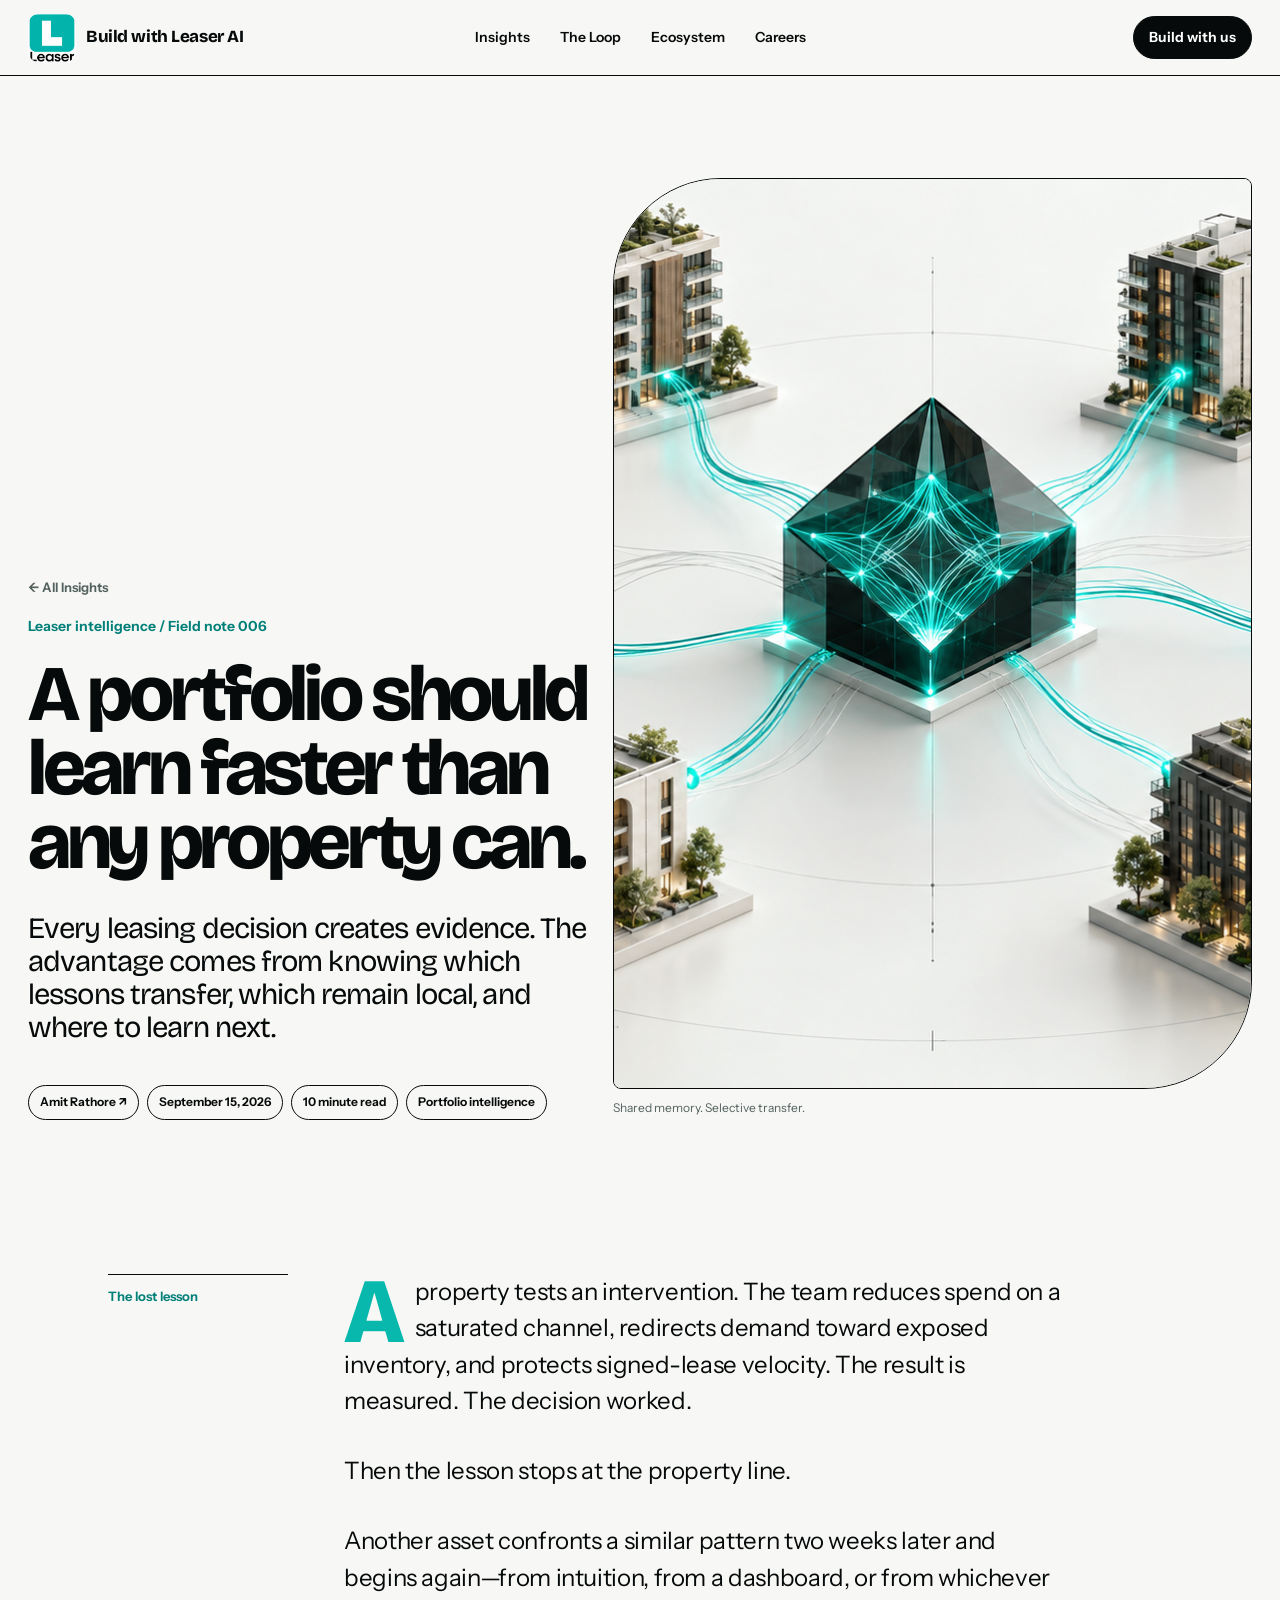
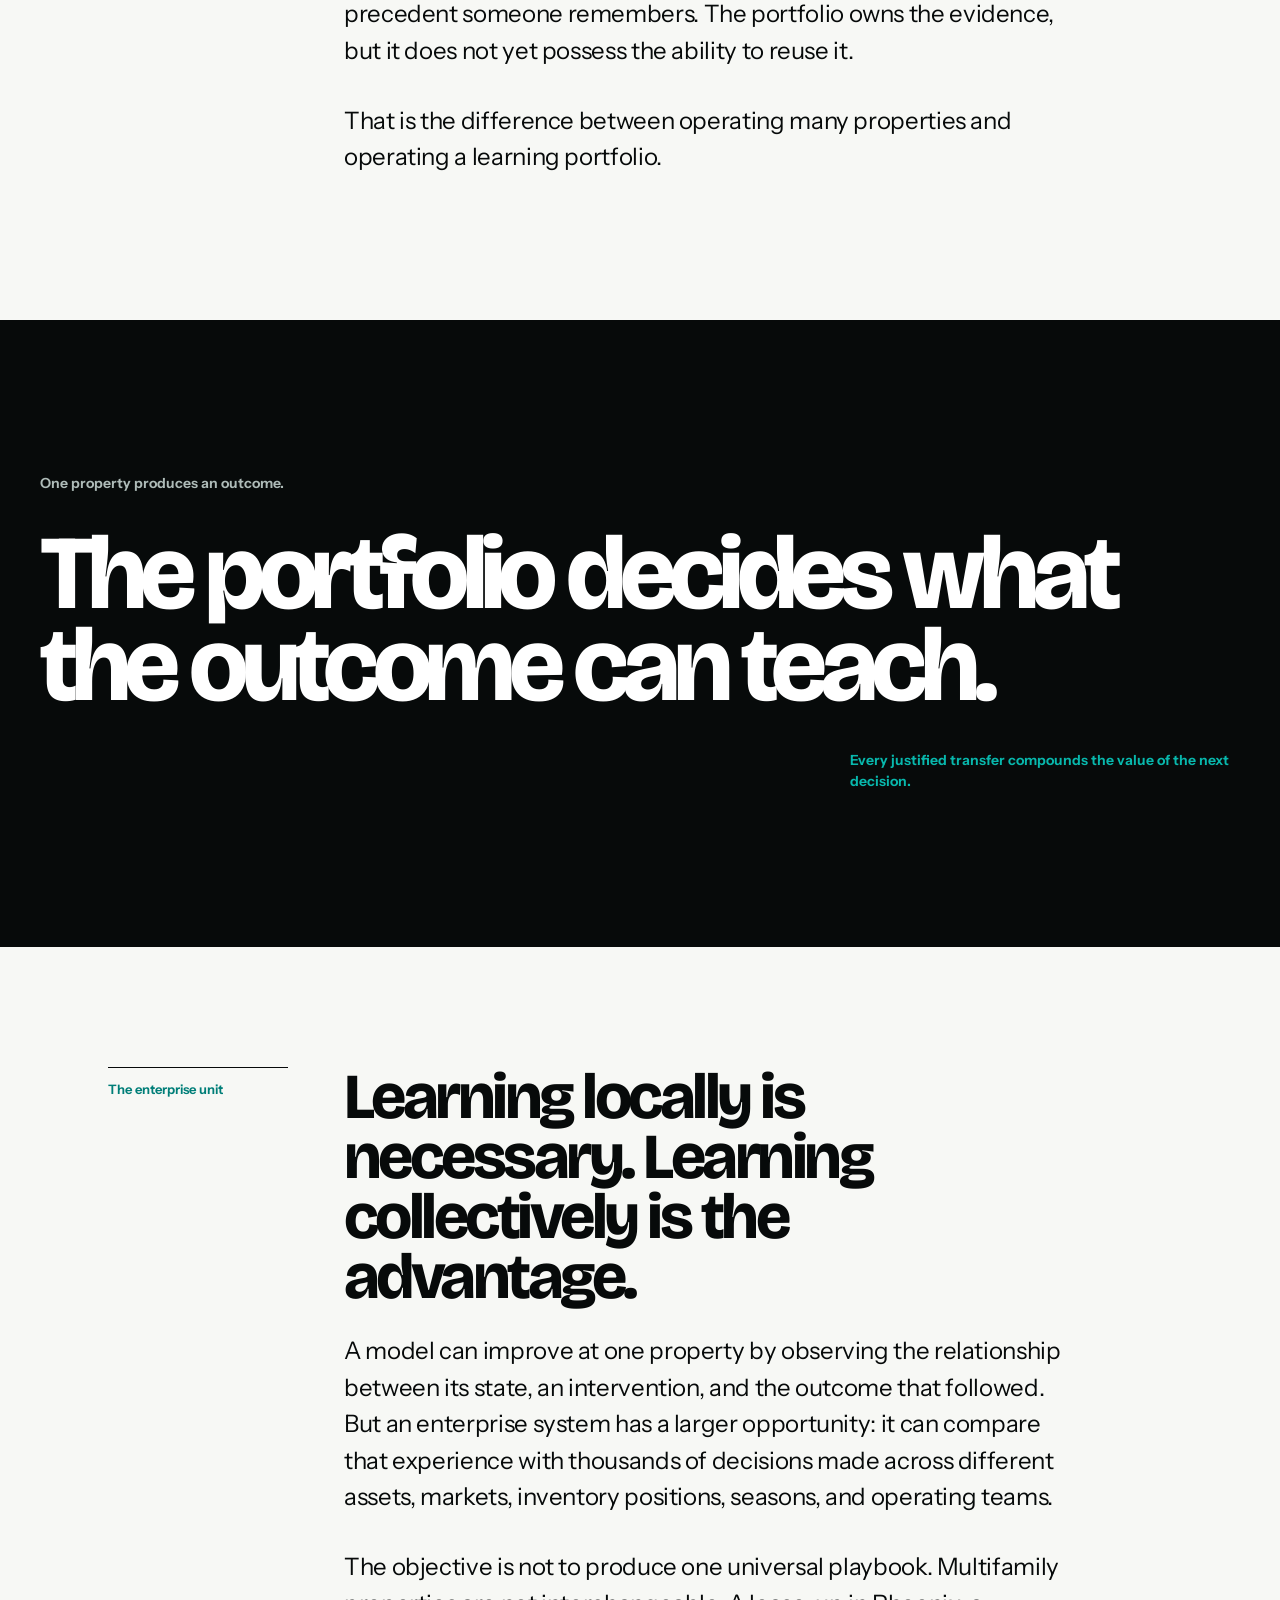
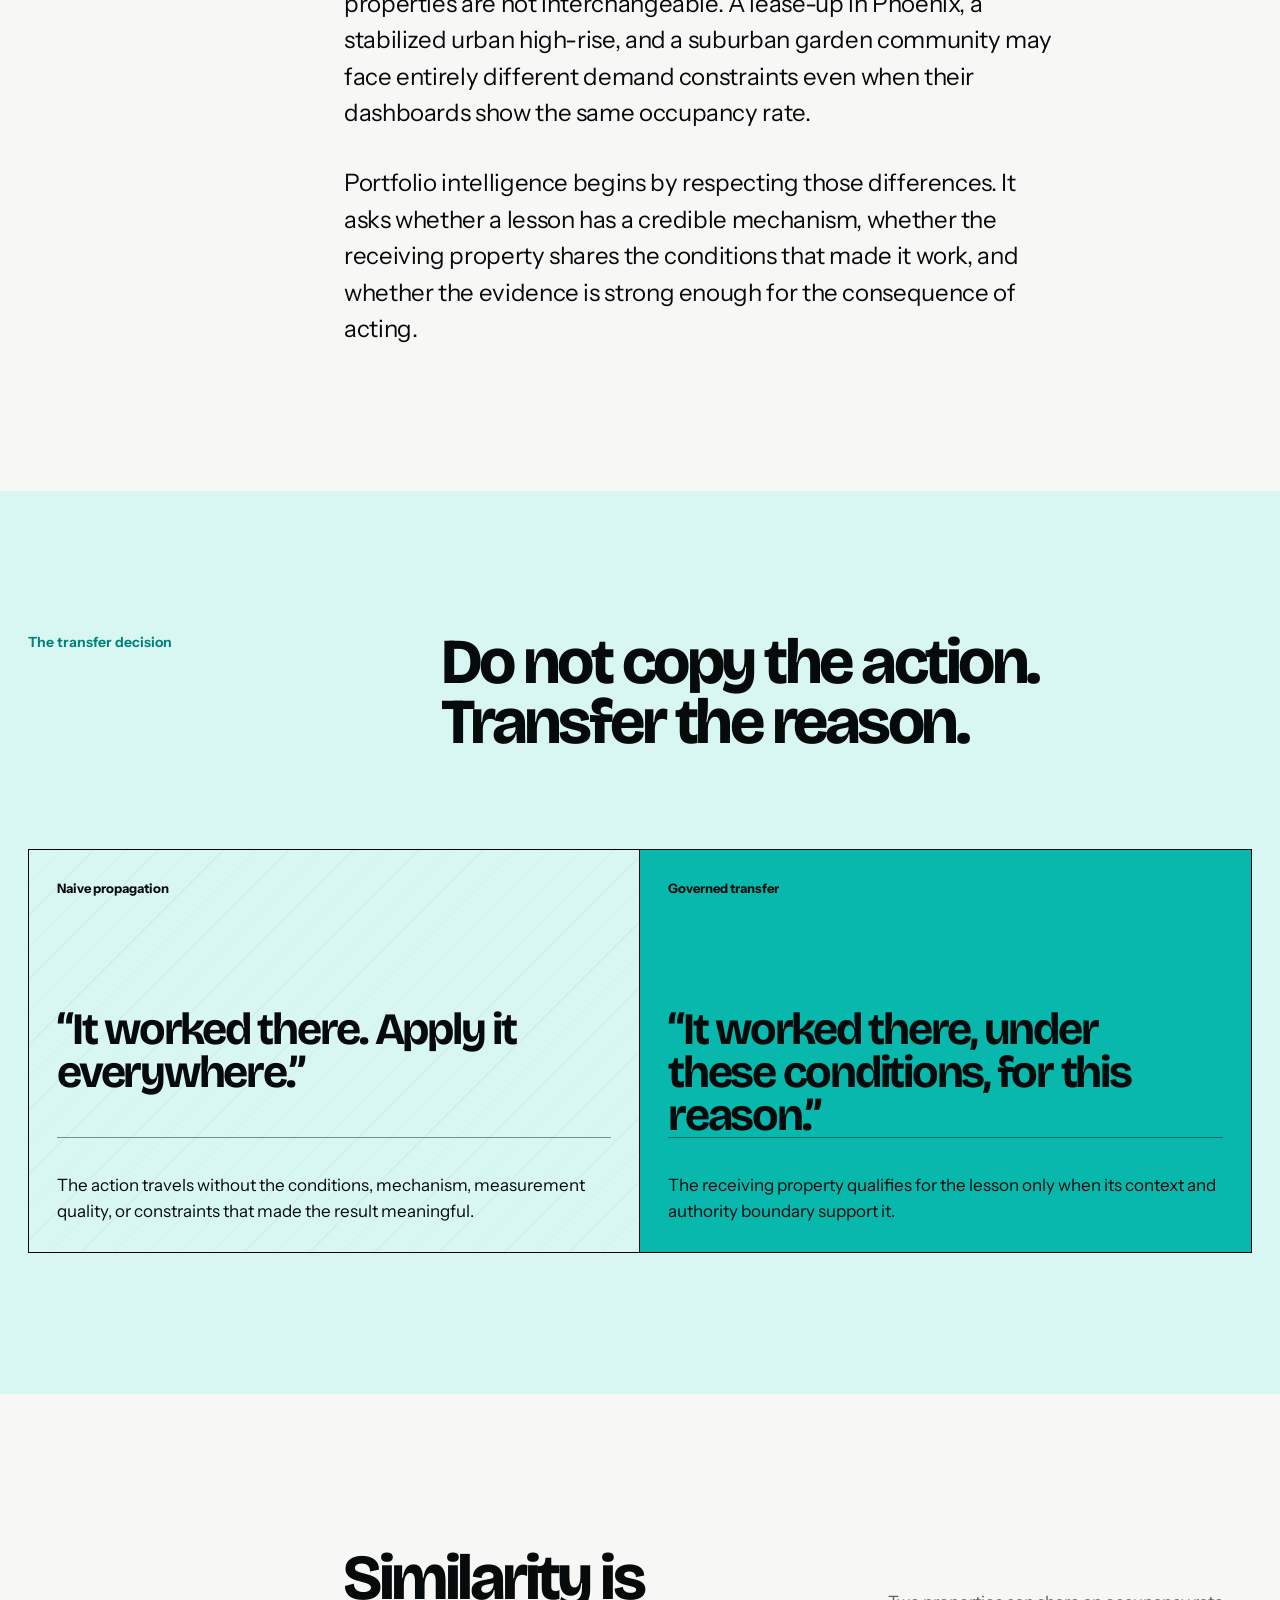
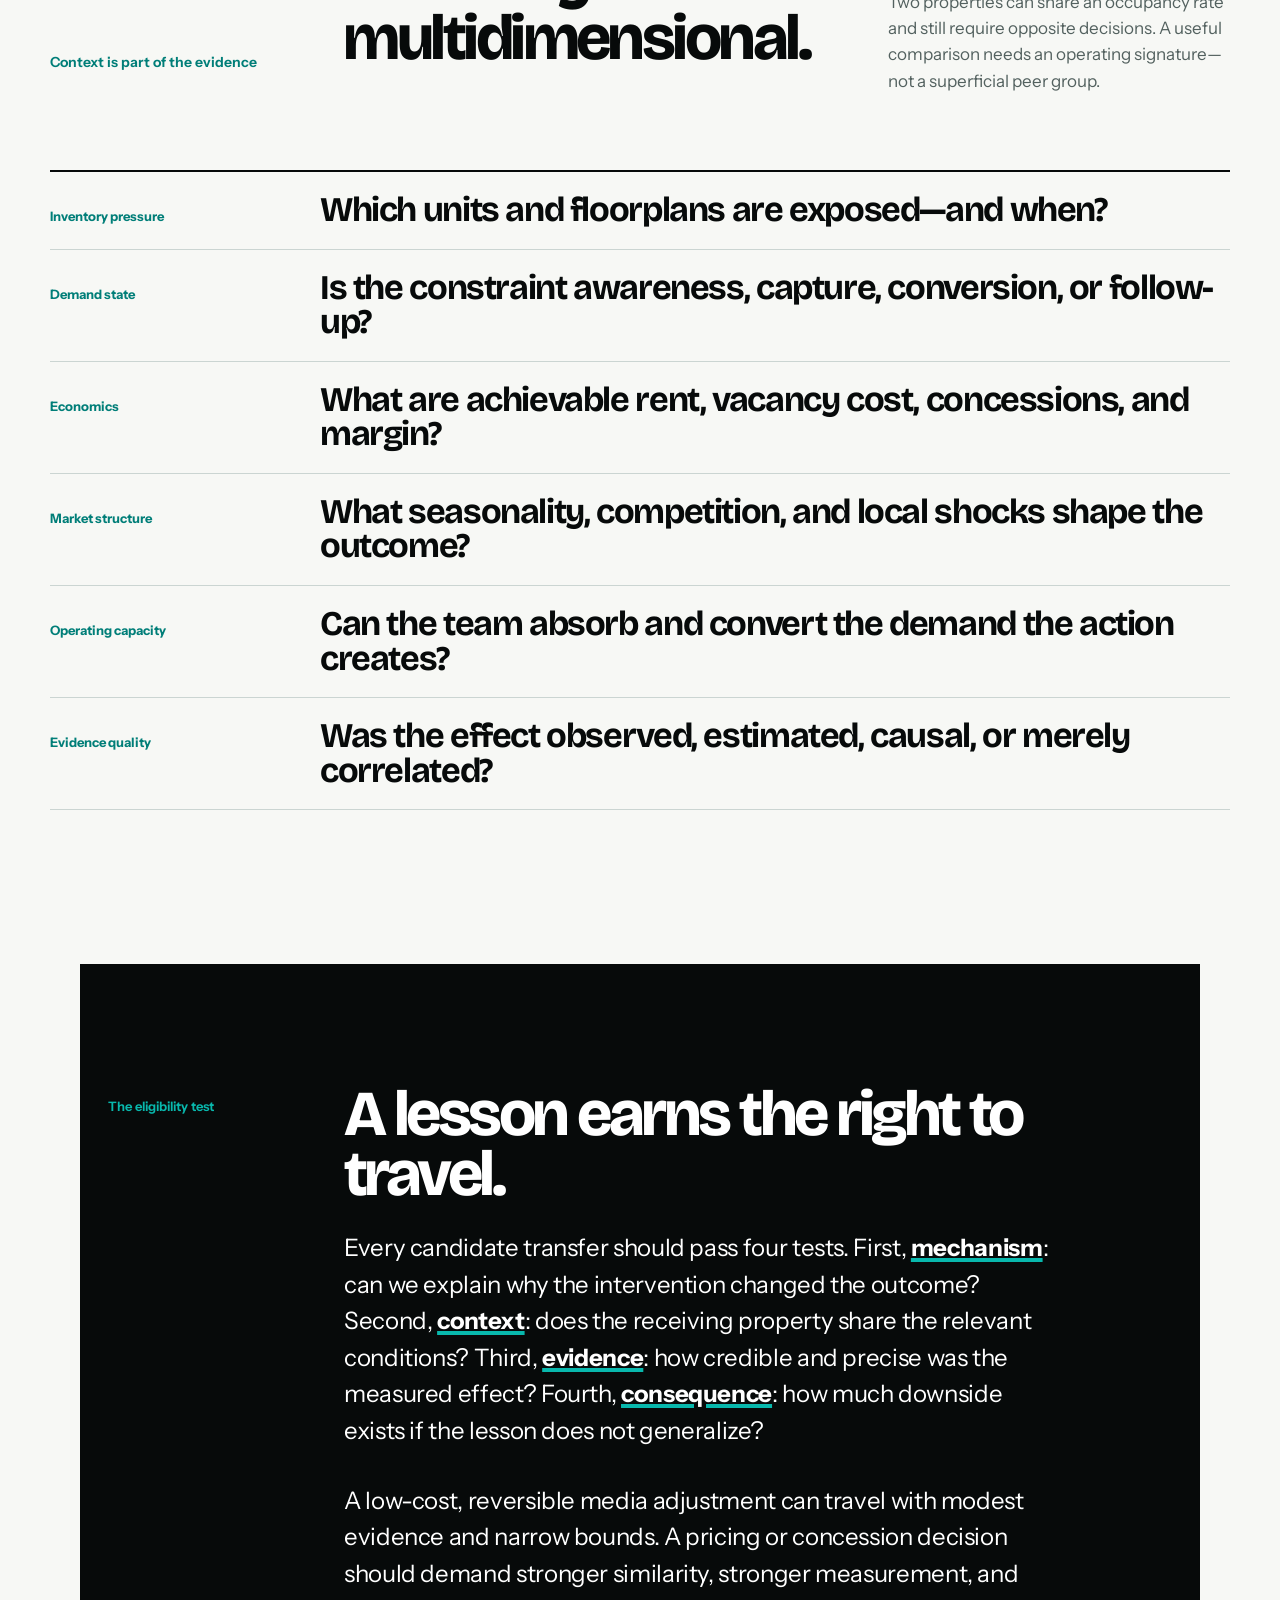
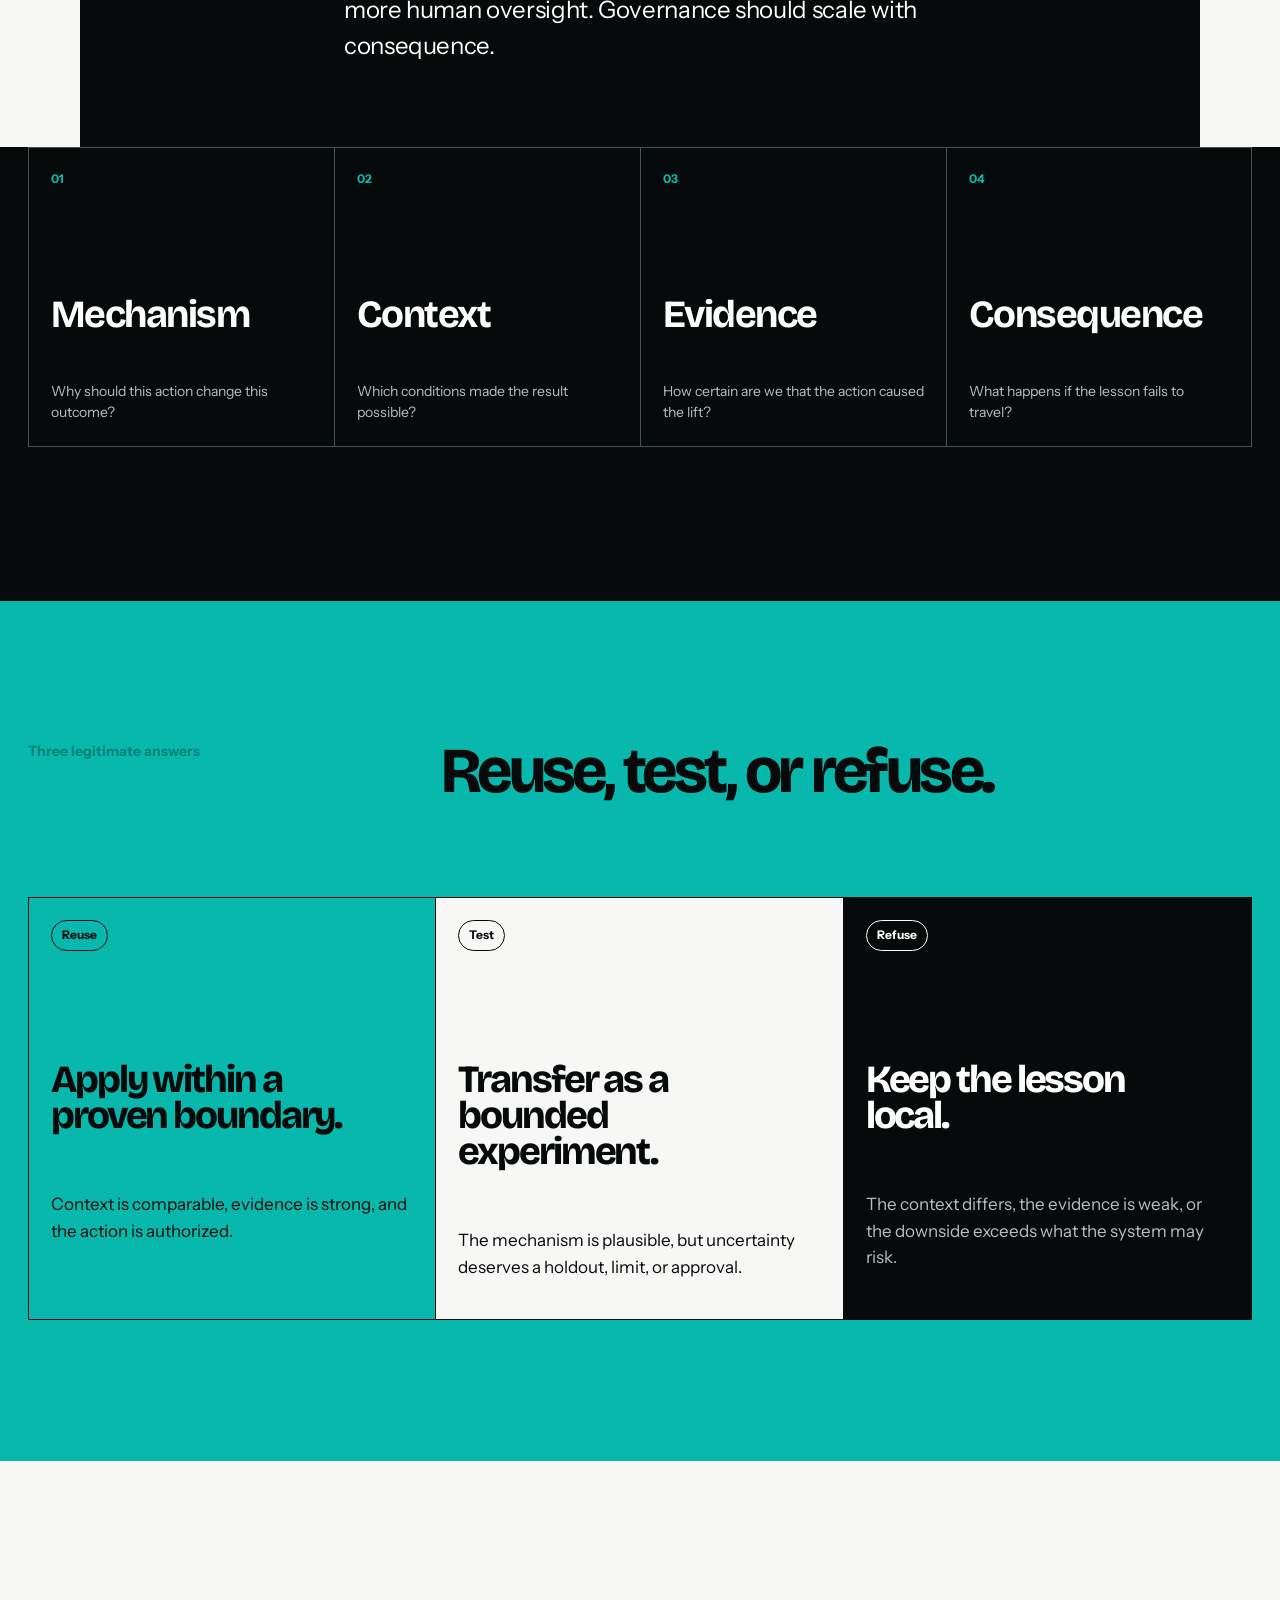
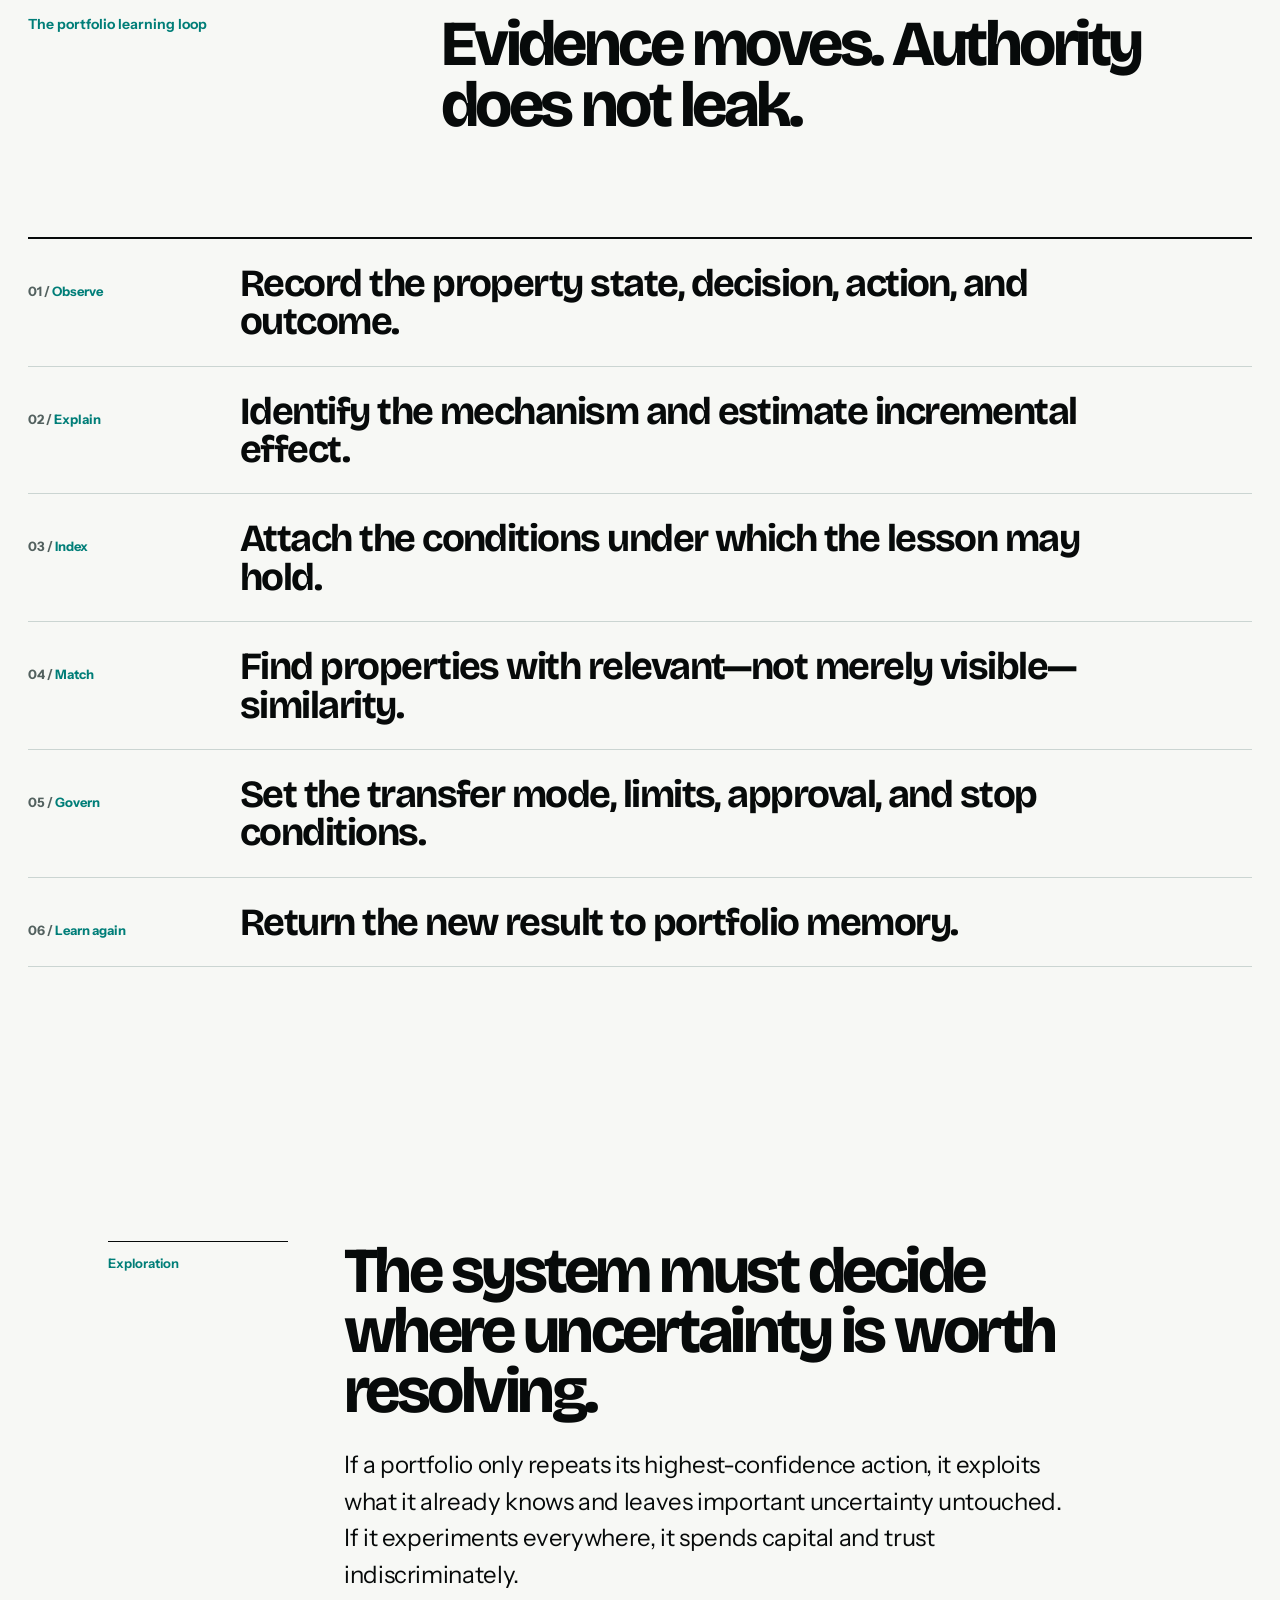
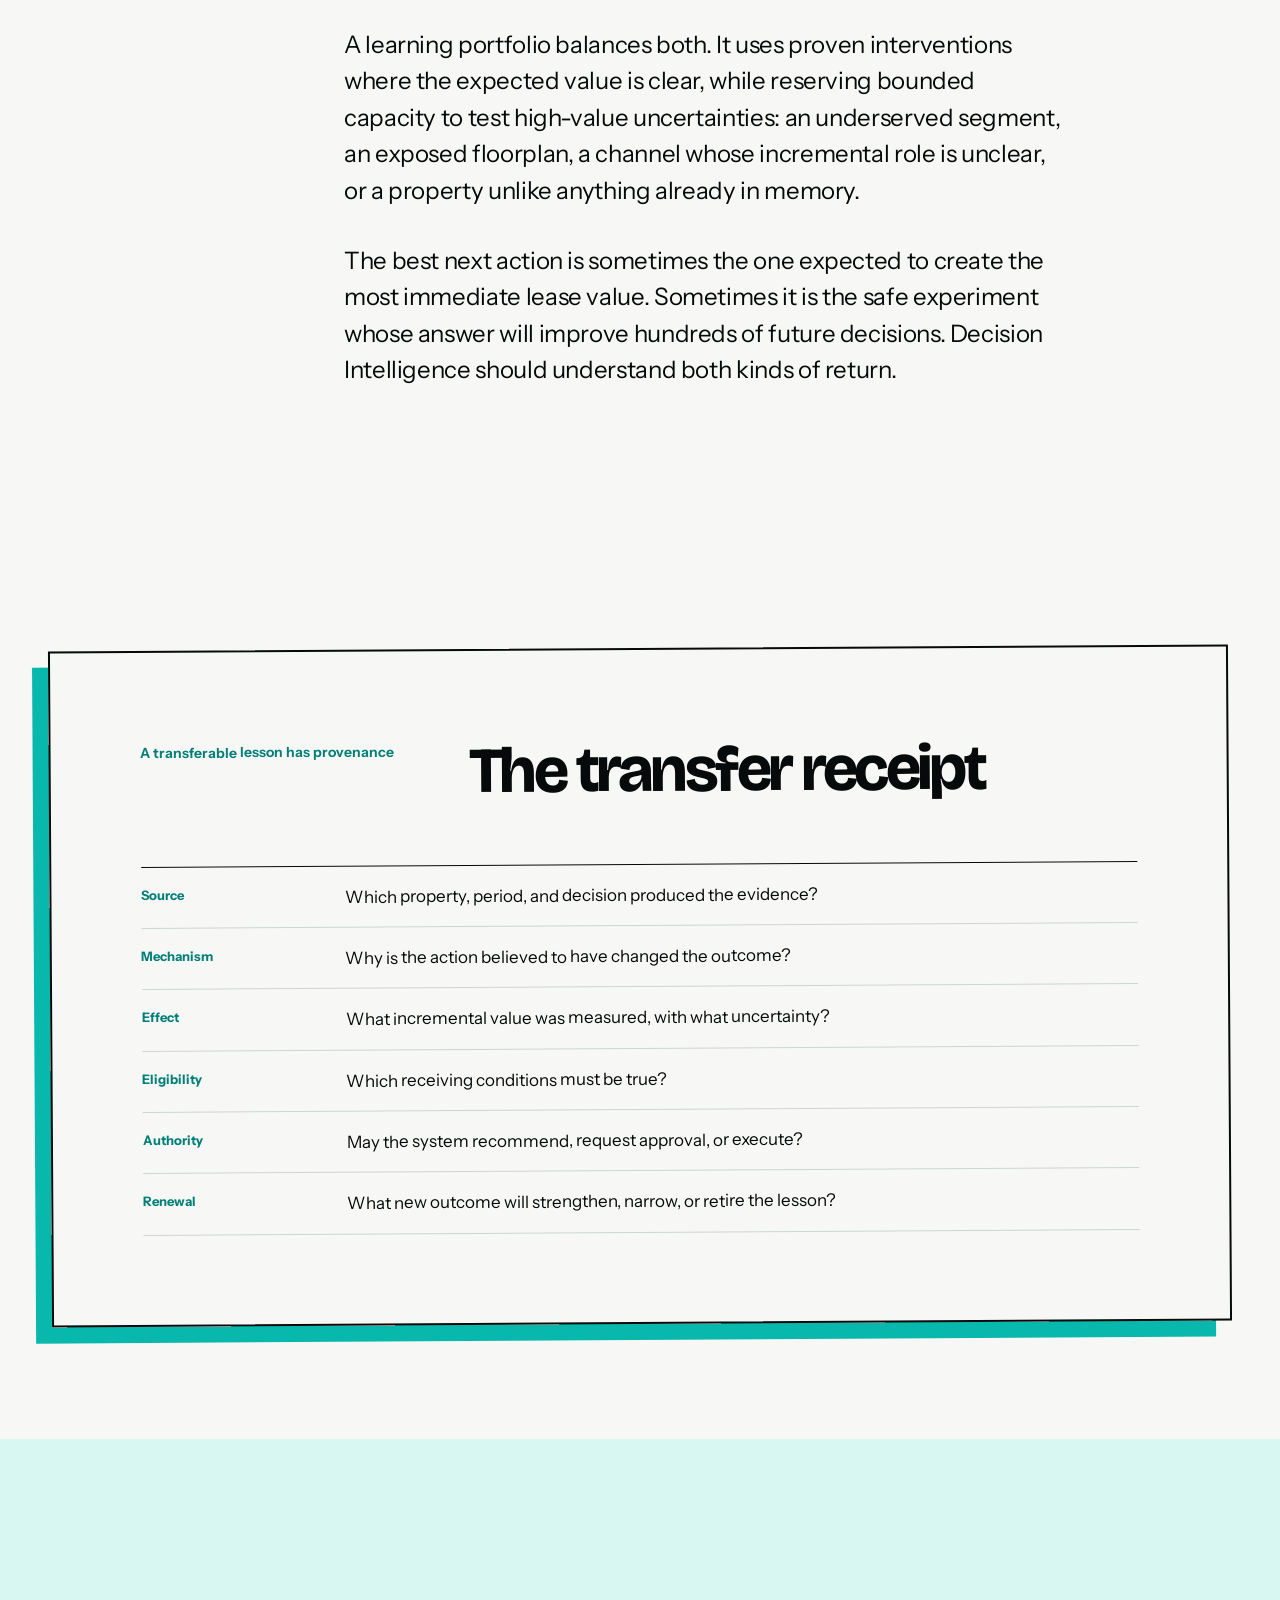
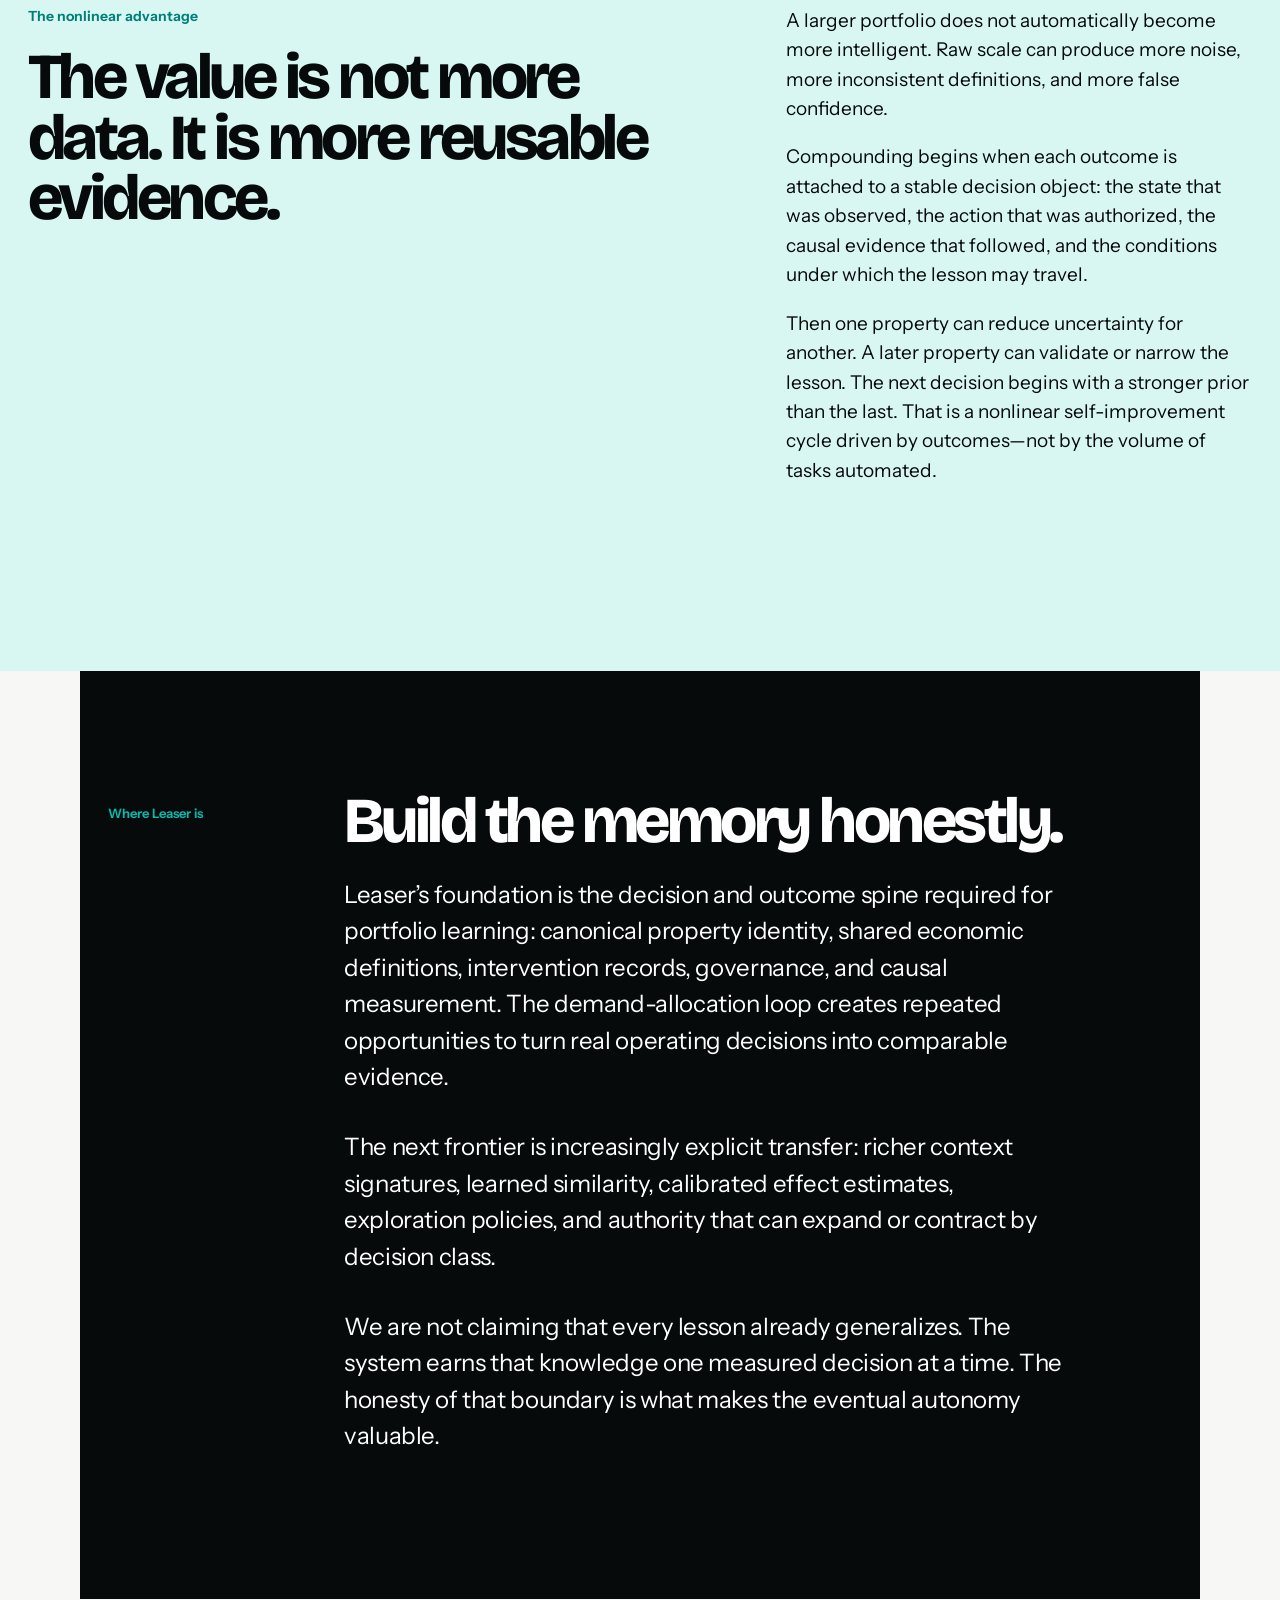
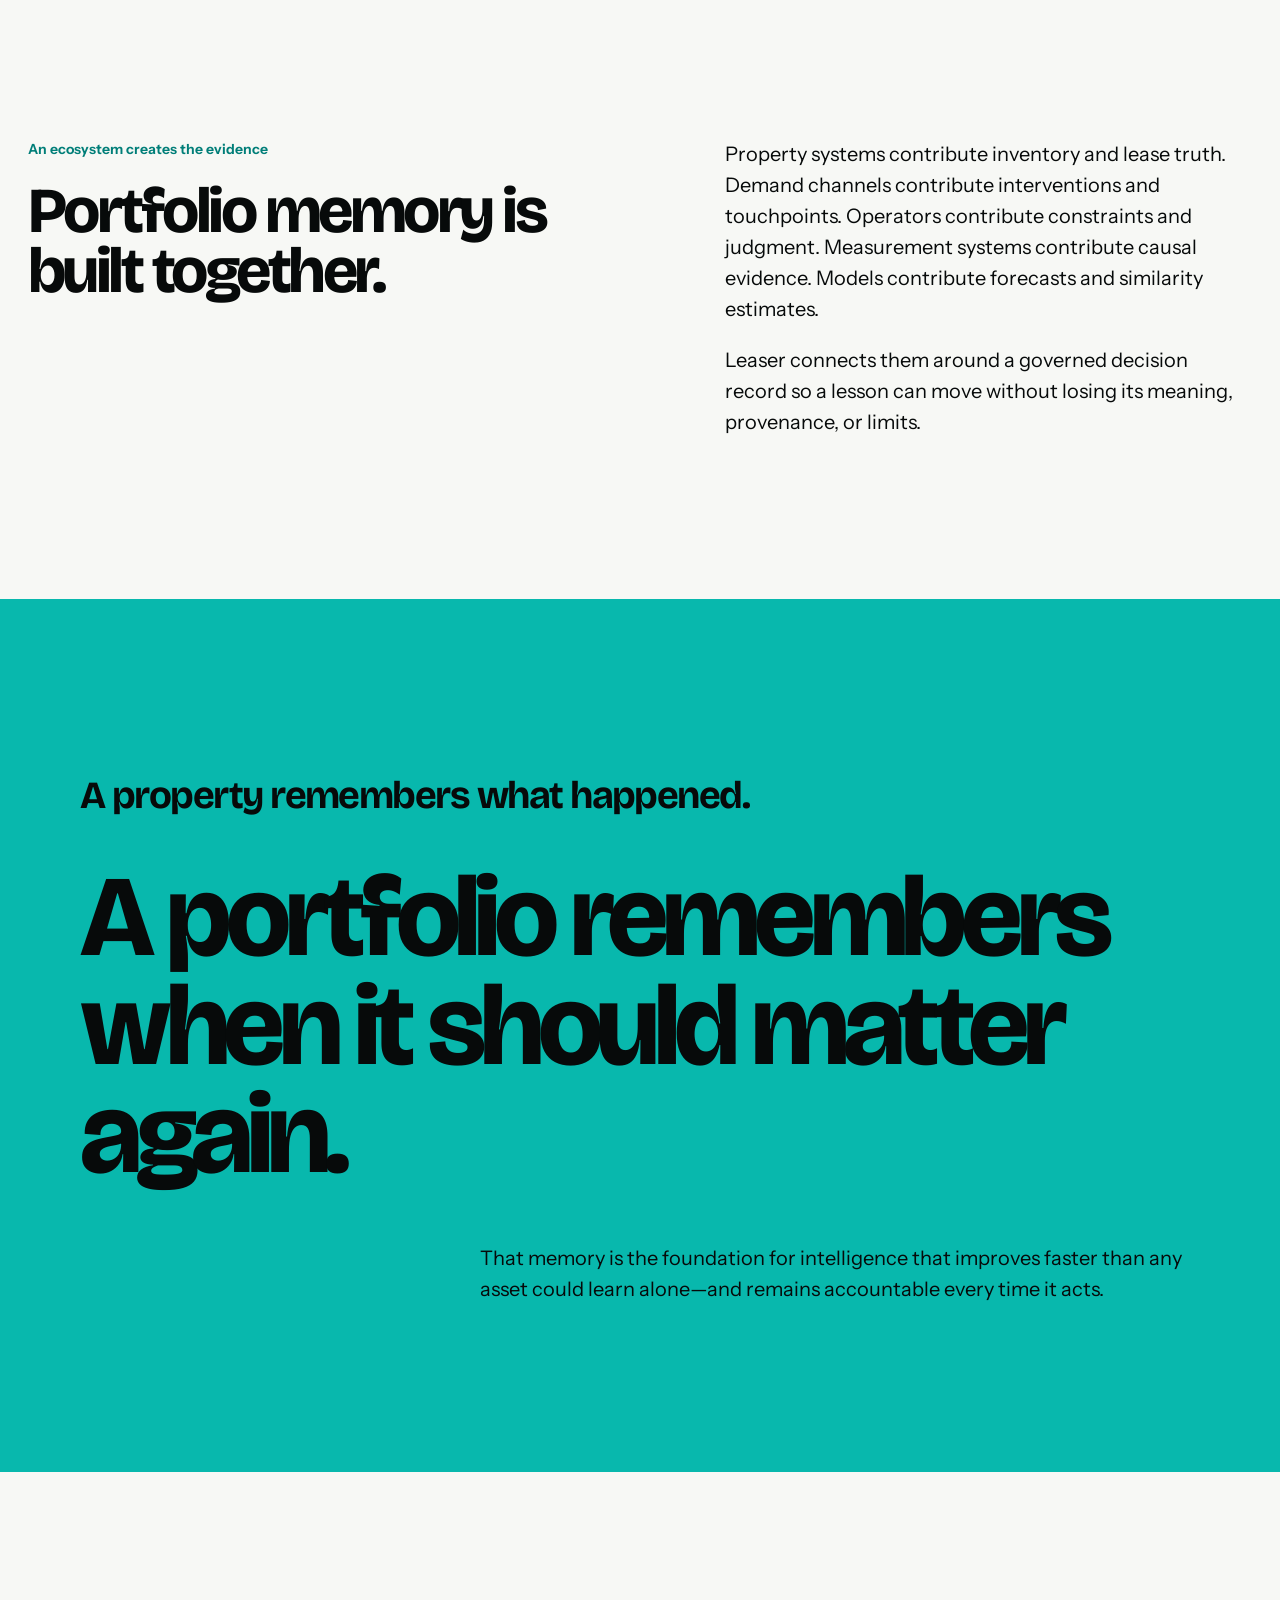
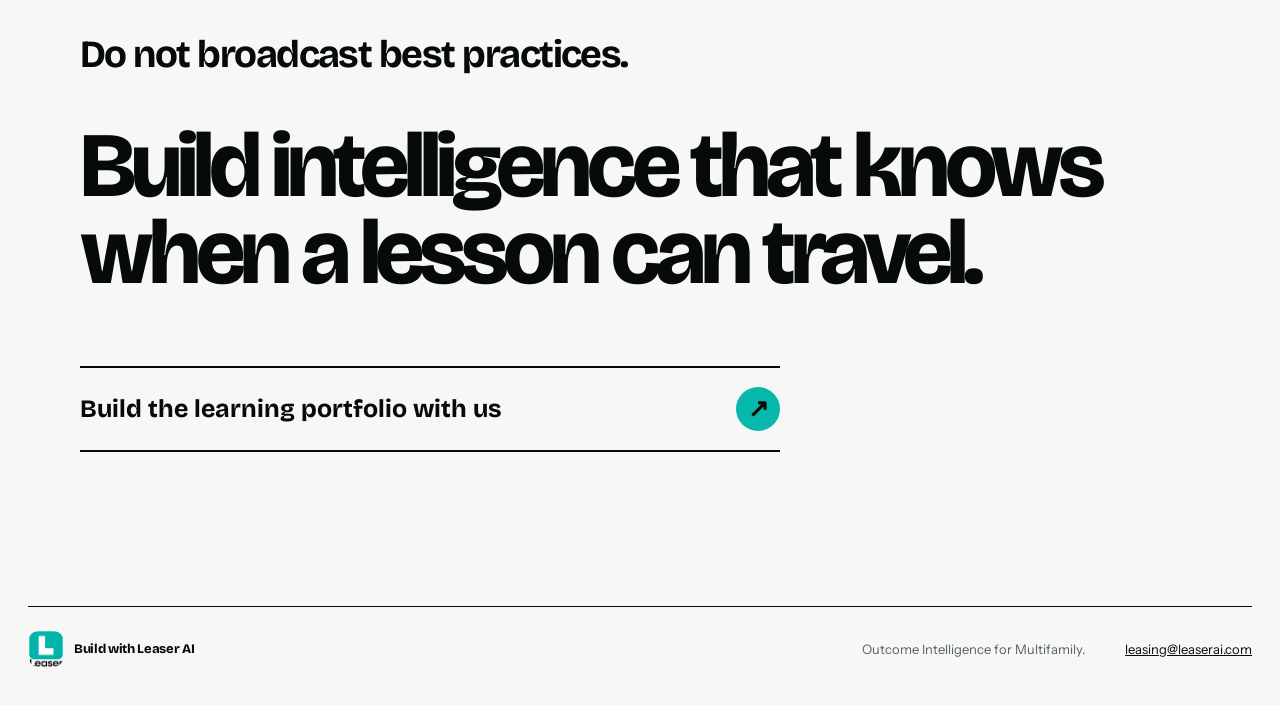
<file: insights/portfolio-learning/index.html>
<!doctype html>
<html lang="en">
  <head>
    <meta charset="utf-8" />
    <meta name="viewport" content="width=device-width, initial-scale=1" />
    <title>A portfolio should learn faster than any property can | Build with Leaser AI</title>
    <meta name="description" content="Why multifamily AI must learn across a portfolio without flattening local context—and turn every measured leasing outcome into governed, transferable intelligence." />
    <meta name="author" content="Amit Rathore" />
    <meta name="theme-color" content="#08b8ad" />
    <meta name="robots" content="index, follow" />
    <link rel="canonical" href="https://build.leaserai.com/insights/portfolio-learning/" />
    <link rel="icon" href="../../favicon.svg" type="image/svg+xml" />
    <link rel="apple-touch-icon" href="../../assets/leaser-vertical-logo.png" />
    <link rel="manifest" href="../../site.webmanifest" />
    <link rel="preconnect" href="https://fonts.googleapis.com" />
    <link rel="preconnect" href="https://fonts.gstatic.com" crossorigin />
    <link href="https://fonts.googleapis.com/css2?family=Bricolage+Grotesque:opsz,wdth,wght@12..96,75..100,400..800&amp;family=Instrument+Sans:wdth,wght@75..100,400..700&amp;display=swap" rel="stylesheet" />
    <link rel="stylesheet" href="../../styles.css" />

    <meta property="og:type" content="article" />
    <meta property="og:site_name" content="Build with Leaser AI" />
    <meta property="og:url" content="https://build.leaserai.com/insights/portfolio-learning/" />
    <meta property="og:title" content="A portfolio should learn faster than any property can." />
    <meta property="og:description" content="The enterprise advantage is knowing which lessons transfer, which remain local, and where to learn next." />
    <meta property="og:image" content="https://build.leaserai.com/assets/portfolio-learning-og.png" />
    <meta property="og:image:width" content="1727" />
    <meta property="og:image:height" content="911" />
    <meta property="og:image:alt" content="Six multifamily properties exchange selected evidence through a central black-glass portfolio memory" />
    <meta property="article:published_time" content="2026-09-15" />
    <meta name="twitter:card" content="summary_large_image" />
    <meta name="twitter:title" content="A portfolio should learn faster than any property can." />
    <meta name="twitter:description" content="Every measured outcome should make the whole portfolio more intelligent—without erasing local context." />
    <meta name="twitter:image" content="https://build.leaserai.com/assets/portfolio-learning-og.png" />

    <script type="application/ld+json">
      {
        "@context": "https://schema.org",
        "@type": "TechArticle",
        "headline": "A portfolio should learn faster than any property can.",
        "description": "Why multifamily AI must learn across a portfolio without flattening local context—and turn every measured leasing outcome into governed, transferable intelligence.",
        "author": {
          "@type": "Person",
          "name": "Amit Rathore",
          "url": "https://linkedin.com/in/amitrathore"
        },
        "publisher": { "@type": "Organization", "name": "Leaser AI", "url": "https://leaserai.com" },
        "datePublished": "2026-09-15",
        "dateModified": "2026-09-15",
        "mainEntityOfPage": "https://build.leaserai.com/insights/portfolio-learning/",
        "image": "https://build.leaserai.com/assets/portfolio-learning-og.png"
      }
    </script>
  </head>
  <body class="portfolio-page">
    <a class="skip-link" href="#article">Skip to article</a>
    <header class="site-header">
      <a class="brand" href="../../" aria-label="Build with Leaser AI home">
        <img src="../../assets/leaser-vertical-logo.png" alt="Leaser AI" width="48" height="48" />
        <span>Build with Leaser AI</span>
      </a>
      <nav aria-label="Primary navigation">
        <a href="../../#insights">Insights</a>
        <a href="../decision-intelligence/#loop">The Loop</a>
        <a href="../../#ecosystem">Ecosystem</a>
        <a href="../../careers/">Careers</a>
      </nav>
      <a class="header-cta" href="mailto:leasing@leaserai.com?subject=Build%20with%20Leaser">Build with us</a>
    </header>

    <main id="top">
      <article id="article">
        <header class="hero portfolio-hero">
          <div class="hero-copy">
            <a class="article-back" href="../../#insights">← All Insights</a>
            <p class="issue">Leaser intelligence / Field note 006</p>
            <h1>A portfolio should learn faster than any property can.</h1>
            <p class="dek">Every leasing decision creates evidence. The advantage comes from knowing which lessons transfer, which remain local, and where to learn next.</p>
            <div class="article-meta">
              <a href="https://linkedin.com/in/amitrathore" rel="author external">Amit Rathore <span aria-hidden="true">↗</span></a>
              <time datetime="2026-09-15">September 15, 2026</time>
              <span>10 minute read</span>
              <span>Portfolio intelligence</span>
            </div>
          </div>
          <figure class="hero-art portfolio-hero-art">
            <img src="../../assets/portfolio-learning-art.png" alt="Six multifamily properties exchange selected evidence through a central black-glass portfolio memory" width="1727" height="911" fetchpriority="high" />
            <figcaption>Shared memory. Selective transfer.</figcaption>
          </figure>
        </header>

        <section class="opening article-grid">
          <aside class="margin-note">The lost lesson</aside>
          <div class="prose lead">
            <p>A property tests an intervention. The team reduces spend on a saturated channel, redirects demand toward exposed inventory, and protects signed-lease velocity. The result is measured. The decision worked.</p>
            <p>Then the lesson stops at the property line.</p>
            <p>Another asset confronts a similar pattern two weeks later and begins again—from intuition, from a dashboard, or from whichever precedent someone remembers. The portfolio owns the evidence, but it does not yet possess the ability to reuse it.</p>
            <p>That is the difference between operating many properties and operating a learning portfolio.</p>
          </div>
        </section>

        <section class="portfolio-thesis" aria-label="Article thesis">
          <p>One property produces an outcome.</p>
          <blockquote>The portfolio decides what the outcome can teach.</blockquote>
          <p>Every justified transfer compounds the value of the next decision.</p>
        </section>

        <section class="article-grid">
          <aside class="margin-note">The enterprise unit</aside>
          <div class="prose">
            <h2>Learning locally is necessary. Learning collectively is the advantage.</h2>
            <p>A model can improve at one property by observing the relationship between its state, an intervention, and the outcome that followed. But an enterprise system has a larger opportunity: it can compare that experience with thousands of decisions made across different assets, markets, inventory positions, seasons, and operating teams.</p>
            <p>The objective is not to produce one universal playbook. Multifamily properties are not interchangeable. A lease-up in Phoenix, a stabilized urban high-rise, and a suburban garden community may face entirely different demand constraints even when their dashboards show the same occupancy rate.</p>
            <p>Portfolio intelligence begins by respecting those differences. It asks whether a lesson has a credible mechanism, whether the receiving property shares the conditions that made it work, and whether the evidence is strong enough for the consequence of acting.</p>
          </div>
        </section>

        <section class="transfer-not-copy" aria-labelledby="transfer-title">
          <header>
            <p class="section-kicker">The transfer decision</p>
            <h2 id="transfer-title">Do not copy the action. Transfer the reason.</h2>
          </header>
          <div class="transfer-contrast">
            <article>
              <span>Naive propagation</span>
              <strong>“It worked there. Apply it everywhere.”</strong>
              <p>The action travels without the conditions, mechanism, measurement quality, or constraints that made the result meaningful.</p>
            </article>
            <article>
              <span>Governed transfer</span>
              <strong>“It worked there, under these conditions, for this reason.”</strong>
              <p>The receiving property qualifies for the lesson only when its context and authority boundary support it.</p>
            </article>
          </div>
        </section>

        <section class="context-signature" aria-labelledby="signature-title">
          <header>
            <p class="section-kicker">Context is part of the evidence</p>
            <h2 id="signature-title">Similarity is multidimensional.</h2>
            <p>Two properties can share an occupancy rate and still require opposite decisions. A useful comparison needs an operating signature—not a superficial peer group.</p>
          </header>
          <div class="signature-matrix" role="table" aria-label="Dimensions of a property context signature">
            <div role="row"><span role="cell">Inventory pressure</span><strong role="cell">Which units and floorplans are exposed—and when?</strong></div>
            <div role="row"><span role="cell">Demand state</span><strong role="cell">Is the constraint awareness, capture, conversion, or follow-up?</strong></div>
            <div role="row"><span role="cell">Economics</span><strong role="cell">What are achievable rent, vacancy cost, concessions, and margin?</strong></div>
            <div role="row"><span role="cell">Market structure</span><strong role="cell">What seasonality, competition, and local shocks shape the outcome?</strong></div>
            <div role="row"><span role="cell">Operating capacity</span><strong role="cell">Can the team absorb and convert the demand the action creates?</strong></div>
            <div role="row"><span role="cell">Evidence quality</span><strong role="cell">Was the effect observed, estimated, causal, or merely correlated?</strong></div>
          </div>
        </section>

        <section class="article-grid transfer-gate-copy">
          <aside class="margin-note">The eligibility test</aside>
          <div class="prose">
            <h2>A lesson earns the right to travel.</h2>
            <p>Every candidate transfer should pass four tests. First, <strong>mechanism</strong>: can we explain why the intervention changed the outcome? Second, <strong>context</strong>: does the receiving property share the relevant conditions? Third, <strong>evidence</strong>: how credible and precise was the measured effect? Fourth, <strong>consequence</strong>: how much downside exists if the lesson does not generalize?</p>
            <p>A low-cost, reversible media adjustment can travel with modest evidence and narrow bounds. A pricing or concession decision should demand stronger similarity, stronger measurement, and more human oversight. Governance should scale with consequence.</p>
          </div>
        </section>

        <section class="transfer-gates" aria-label="Four gates for transferring a portfolio lesson">
          <div><span>01</span><strong>Mechanism</strong><p>Why should this action change this outcome?</p></div>
          <div><span>02</span><strong>Context</strong><p>Which conditions made the result possible?</p></div>
          <div><span>03</span><strong>Evidence</strong><p>How certain are we that the action caused the lift?</p></div>
          <div><span>04</span><strong>Consequence</strong><p>What happens if the lesson fails to travel?</p></div>
        </section>

        <section class="learning-modes" aria-labelledby="modes-title">
          <header>
            <p class="section-kicker">Three legitimate answers</p>
            <h2 id="modes-title">Reuse, test, or refuse.</h2>
          </header>
          <div>
            <article class="mode-reuse"><span>Reuse</span><h3>Apply within a proven boundary.</h3><p>Context is comparable, evidence is strong, and the action is authorized.</p></article>
            <article class="mode-test"><span>Test</span><h3>Transfer as a bounded experiment.</h3><p>The mechanism is plausible, but uncertainty deserves a holdout, limit, or approval.</p></article>
            <article class="mode-refuse"><span>Refuse</span><h3>Keep the lesson local.</h3><p>The context differs, the evidence is weak, or the downside exceeds what the system may risk.</p></article>
          </div>
        </section>

        <section class="portfolio-loop" aria-labelledby="portfolio-loop-title">
          <header>
            <p class="section-kicker">The portfolio learning loop</p>
            <h2 id="portfolio-loop-title">Evidence moves. Authority does not leak.</h2>
          </header>
          <ol>
            <li><span>Observe</span><strong>Record the property state, decision, action, and outcome.</strong></li>
            <li><span>Explain</span><strong>Identify the mechanism and estimate incremental effect.</strong></li>
            <li><span>Index</span><strong>Attach the conditions under which the lesson may hold.</strong></li>
            <li><span>Match</span><strong>Find properties with relevant—not merely visible—similarity.</strong></li>
            <li><span>Govern</span><strong>Set the transfer mode, limits, approval, and stop conditions.</strong></li>
            <li><span>Learn again</span><strong>Return the new result to portfolio memory.</strong></li>
          </ol>
        </section>

        <section class="article-grid">
          <aside class="margin-note">Exploration</aside>
          <div class="prose">
            <h2>The system must decide where uncertainty is worth resolving.</h2>
            <p>If a portfolio only repeats its highest-confidence action, it exploits what it already knows and leaves important uncertainty untouched. If it experiments everywhere, it spends capital and trust indiscriminately.</p>
            <p>A learning portfolio balances both. It uses proven interventions where the expected value is clear, while reserving bounded capacity to test high-value uncertainties: an underserved segment, an exposed floorplan, a channel whose incremental role is unclear, or a property unlike anything already in memory.</p>
            <p>The best next action is sometimes the one expected to create the most immediate lease value. Sometimes it is the safe experiment whose answer will improve hundreds of future decisions. Decision Intelligence should understand both kinds of return.</p>
          </div>
        </section>

        <section class="transfer-receipt" aria-labelledby="transfer-receipt-title">
          <div>
            <p class="section-kicker">A transferable lesson has provenance</p>
            <h2 id="transfer-receipt-title">The transfer receipt</h2>
          </div>
          <dl>
            <div><dt>Source</dt><dd>Which property, period, and decision produced the evidence?</dd></div>
            <div><dt>Mechanism</dt><dd>Why is the action believed to have changed the outcome?</dd></div>
            <div><dt>Effect</dt><dd>What incremental value was measured, with what uncertainty?</dd></div>
            <div><dt>Eligibility</dt><dd>Which receiving conditions must be true?</dd></div>
            <div><dt>Authority</dt><dd>May the system recommend, request approval, or execute?</dd></div>
            <div><dt>Renewal</dt><dd>What new outcome will strengthen, narrow, or retire the lesson?</dd></div>
          </dl>
        </section>

        <section class="compounding-advantage" aria-labelledby="compounding-title">
          <div>
            <p class="section-kicker">The nonlinear advantage</p>
            <h2 id="compounding-title">The value is not more data. It is more reusable evidence.</h2>
          </div>
          <div>
            <p>A larger portfolio does not automatically become more intelligent. Raw scale can produce more noise, more inconsistent definitions, and more false confidence.</p>
            <p>Compounding begins when each outcome is attached to a stable decision object: the state that was observed, the action that was authorized, the causal evidence that followed, and the conditions under which the lesson may travel.</p>
            <p>Then one property can reduce uncertainty for another. A later property can validate or narrow the lesson. The next decision begins with a stronger prior than the last. That is a nonlinear self-improvement cycle driven by outcomes—not by the volume of tasks automated.</p>
          </div>
        </section>

        <section class="article-grid portfolio-now">
          <aside class="margin-note">Where Leaser is</aside>
          <div class="prose">
            <h2>Build the memory honestly.</h2>
            <p>Leaser’s foundation is the decision and outcome spine required for portfolio learning: canonical property identity, shared economic definitions, intervention records, governance, and causal measurement. The demand-allocation loop creates repeated opportunities to turn real operating decisions into comparable evidence.</p>
            <p>The next frontier is increasingly explicit transfer: richer context signatures, learned similarity, calibrated effect estimates, exploration policies, and authority that can expand or contract by decision class.</p>
            <p>We are not claiming that every lesson already generalizes. The system earns that knowledge one measured decision at a time. The honesty of that boundary is what makes the eventual autonomy valuable.</p>
          </div>
        </section>

        <section class="portfolio-ecosystem">
          <div>
            <p class="section-kicker">An ecosystem creates the evidence</p>
            <h2>Portfolio memory is built together.</h2>
          </div>
          <div>
            <p>Property systems contribute inventory and lease truth. Demand channels contribute interventions and touchpoints. Operators contribute constraints and judgment. Measurement systems contribute causal evidence. Models contribute forecasts and similarity estimates.</p>
            <p>Leaser connects them around a governed decision record so a lesson can move without losing its meaning, provenance, or limits.</p>
          </div>
        </section>

        <section class="portfolio-memory">
          <p>A property remembers what happened.</p>
          <h2>A portfolio remembers when it should matter again.</h2>
          <p>That memory is the foundation for intelligence that improves faster than any asset could learn alone—and remains accountable every time it acts.</p>
        </section>

        <section class="closing-manifesto portfolio-close">
          <p>Do not broadcast best practices.</p>
          <h2>Build intelligence that knows when a lesson can travel.</h2>
          <a class="big-link" href="mailto:leasing@leaserai.com?subject=Build%20portfolio%20intelligence%20with%20Leaser">Build the learning portfolio with us <span aria-hidden="true">↗</span></a>
        </section>
      </article>
    </main>

    <footer>
      <a class="footer-brand" href="../../">
        <img src="../../assets/leaser-vertical-logo.png" alt="" width="36" height="36" />
        <span>Build with Leaser AI</span>
      </a>
      <p>Outcome Intelligence for Multifamily.</p>
      <a href="mailto:leasing@leaserai.com">leasing@leaserai.com</a>
    </footer>
    <script src="../../script.js"></script>
  </body>
</html>
</file>
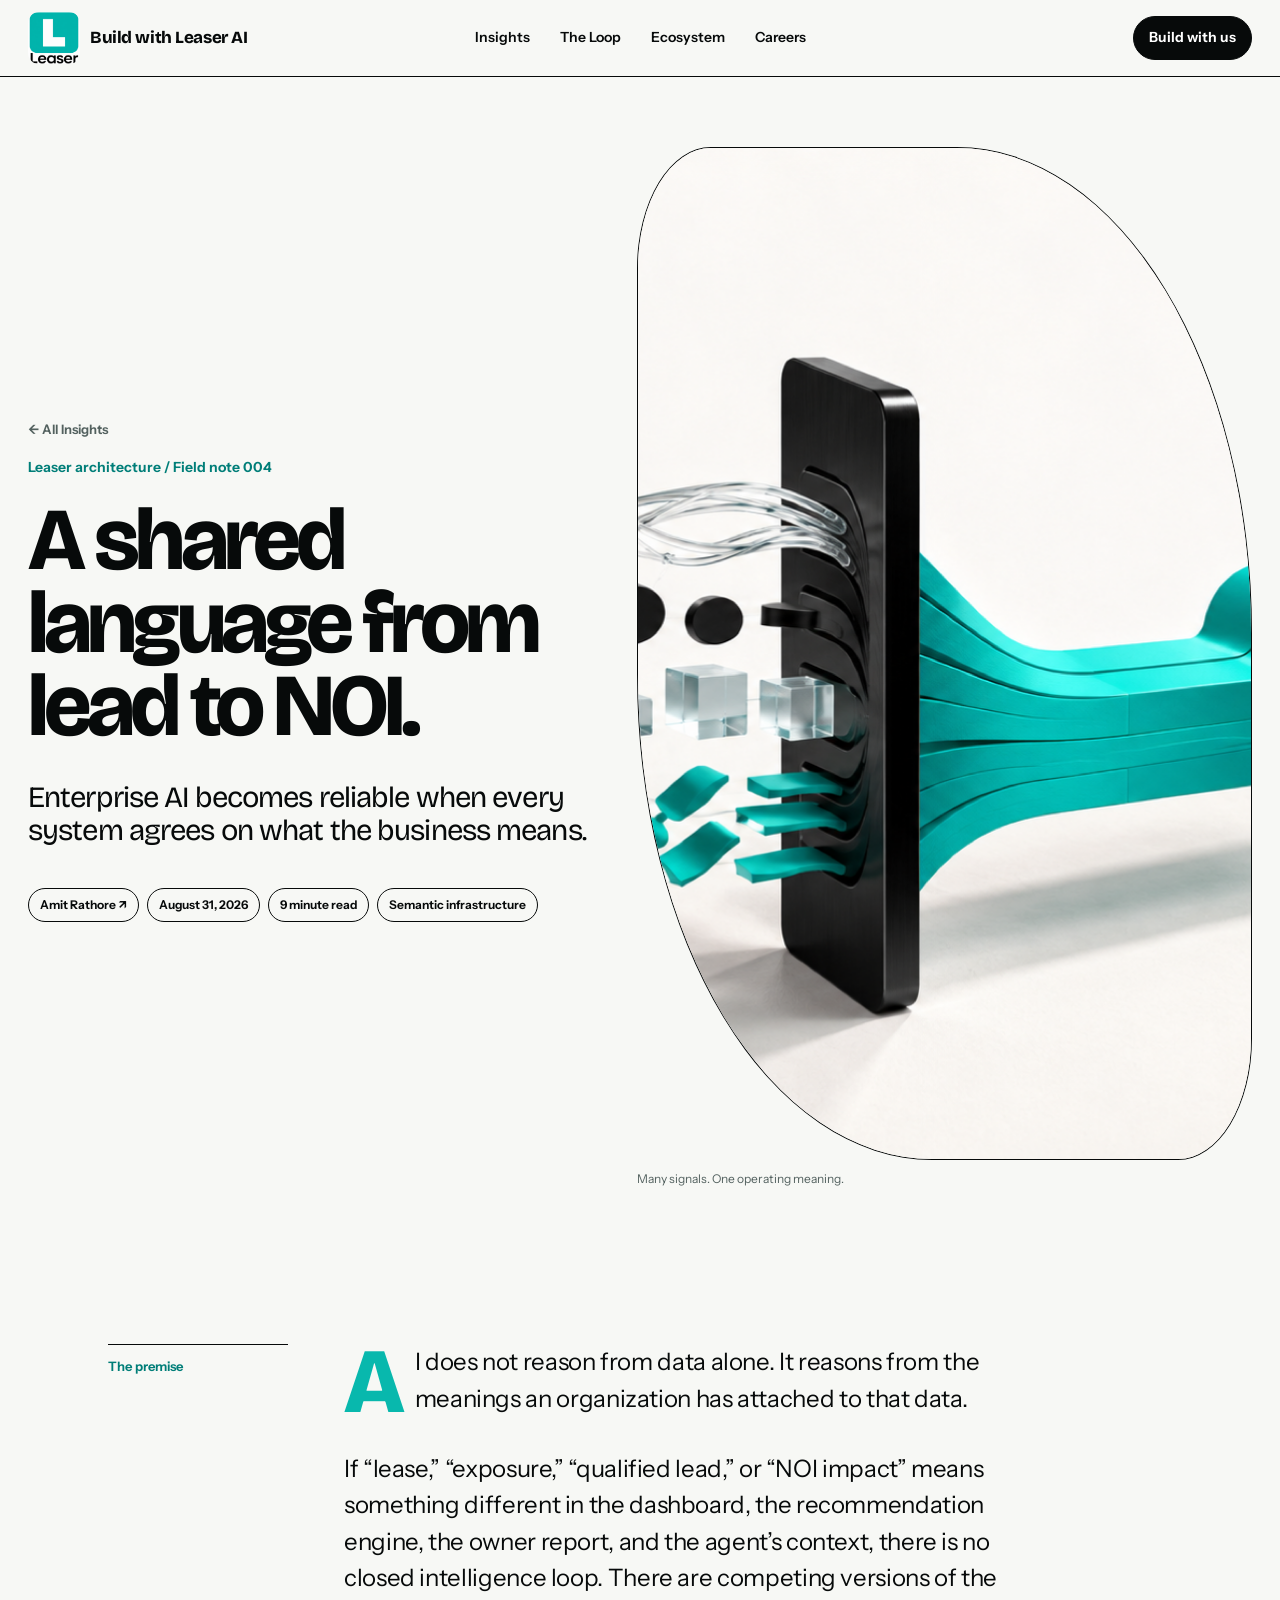
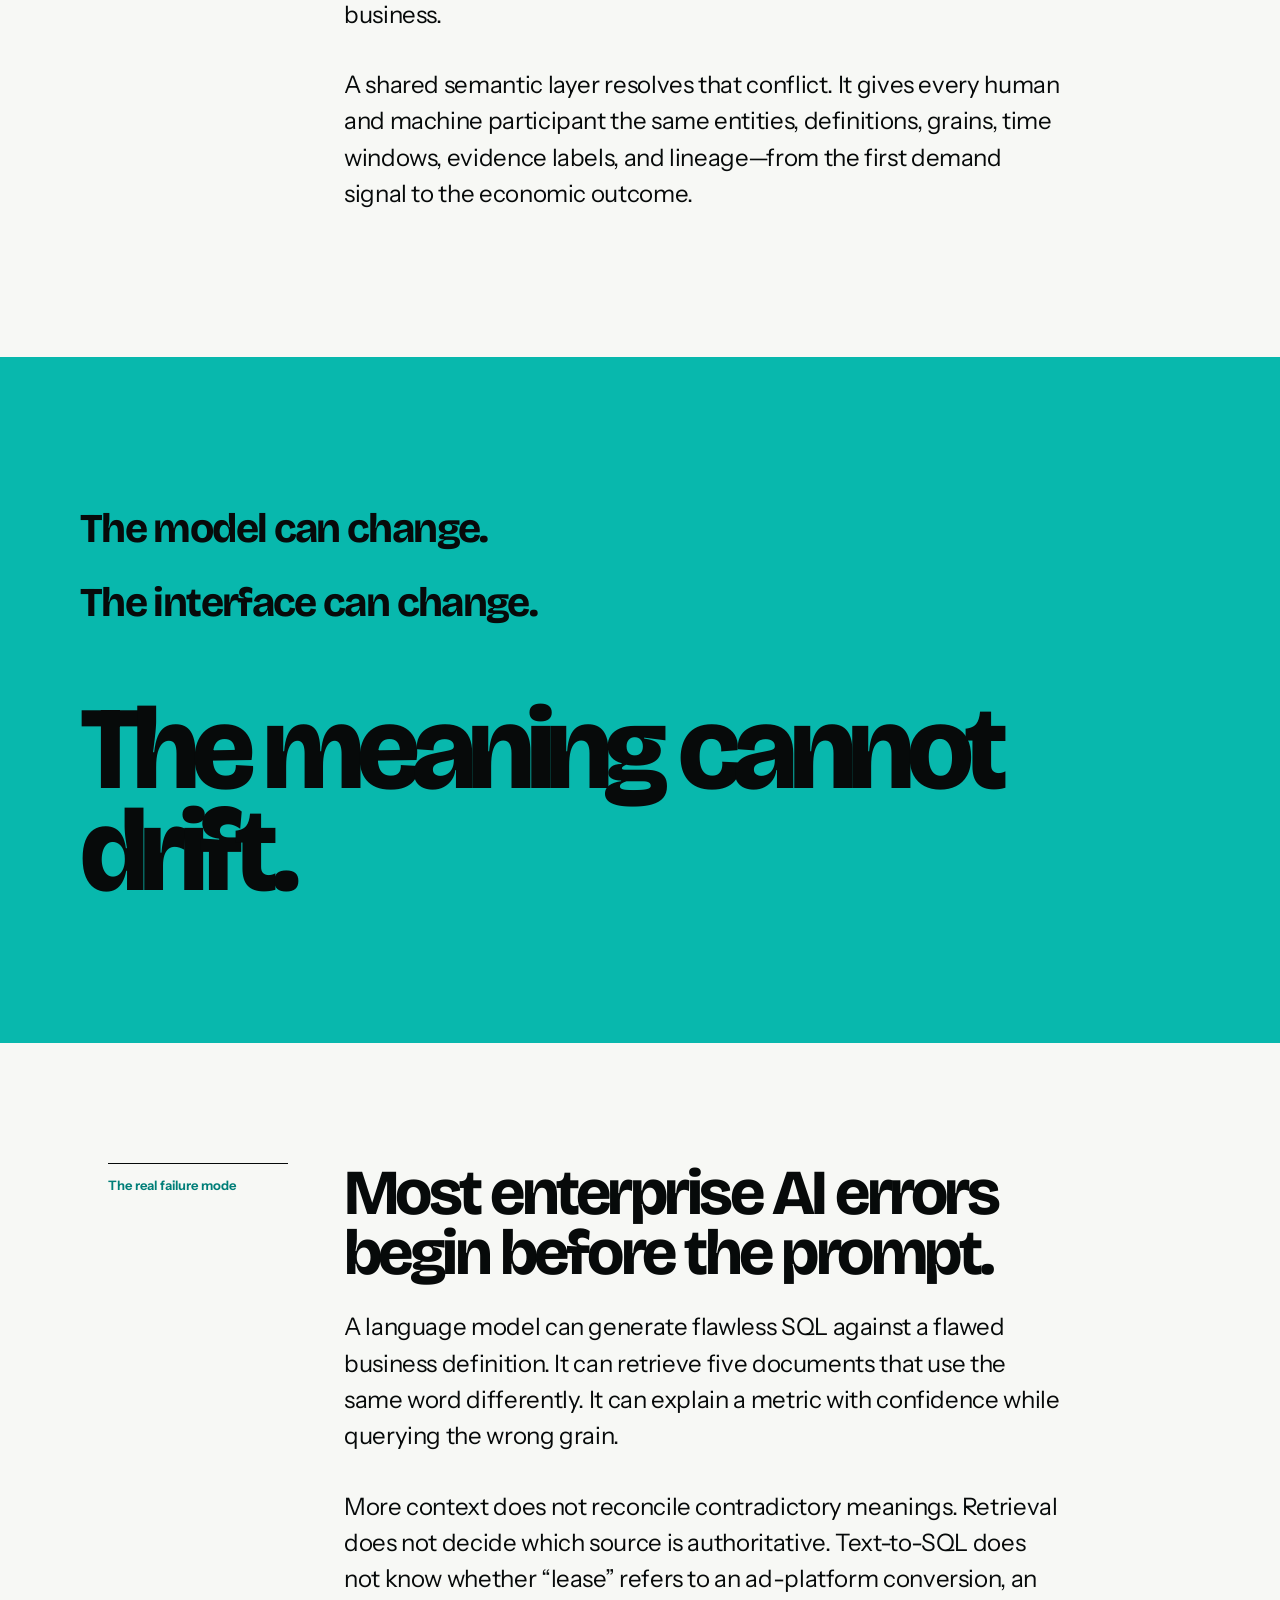
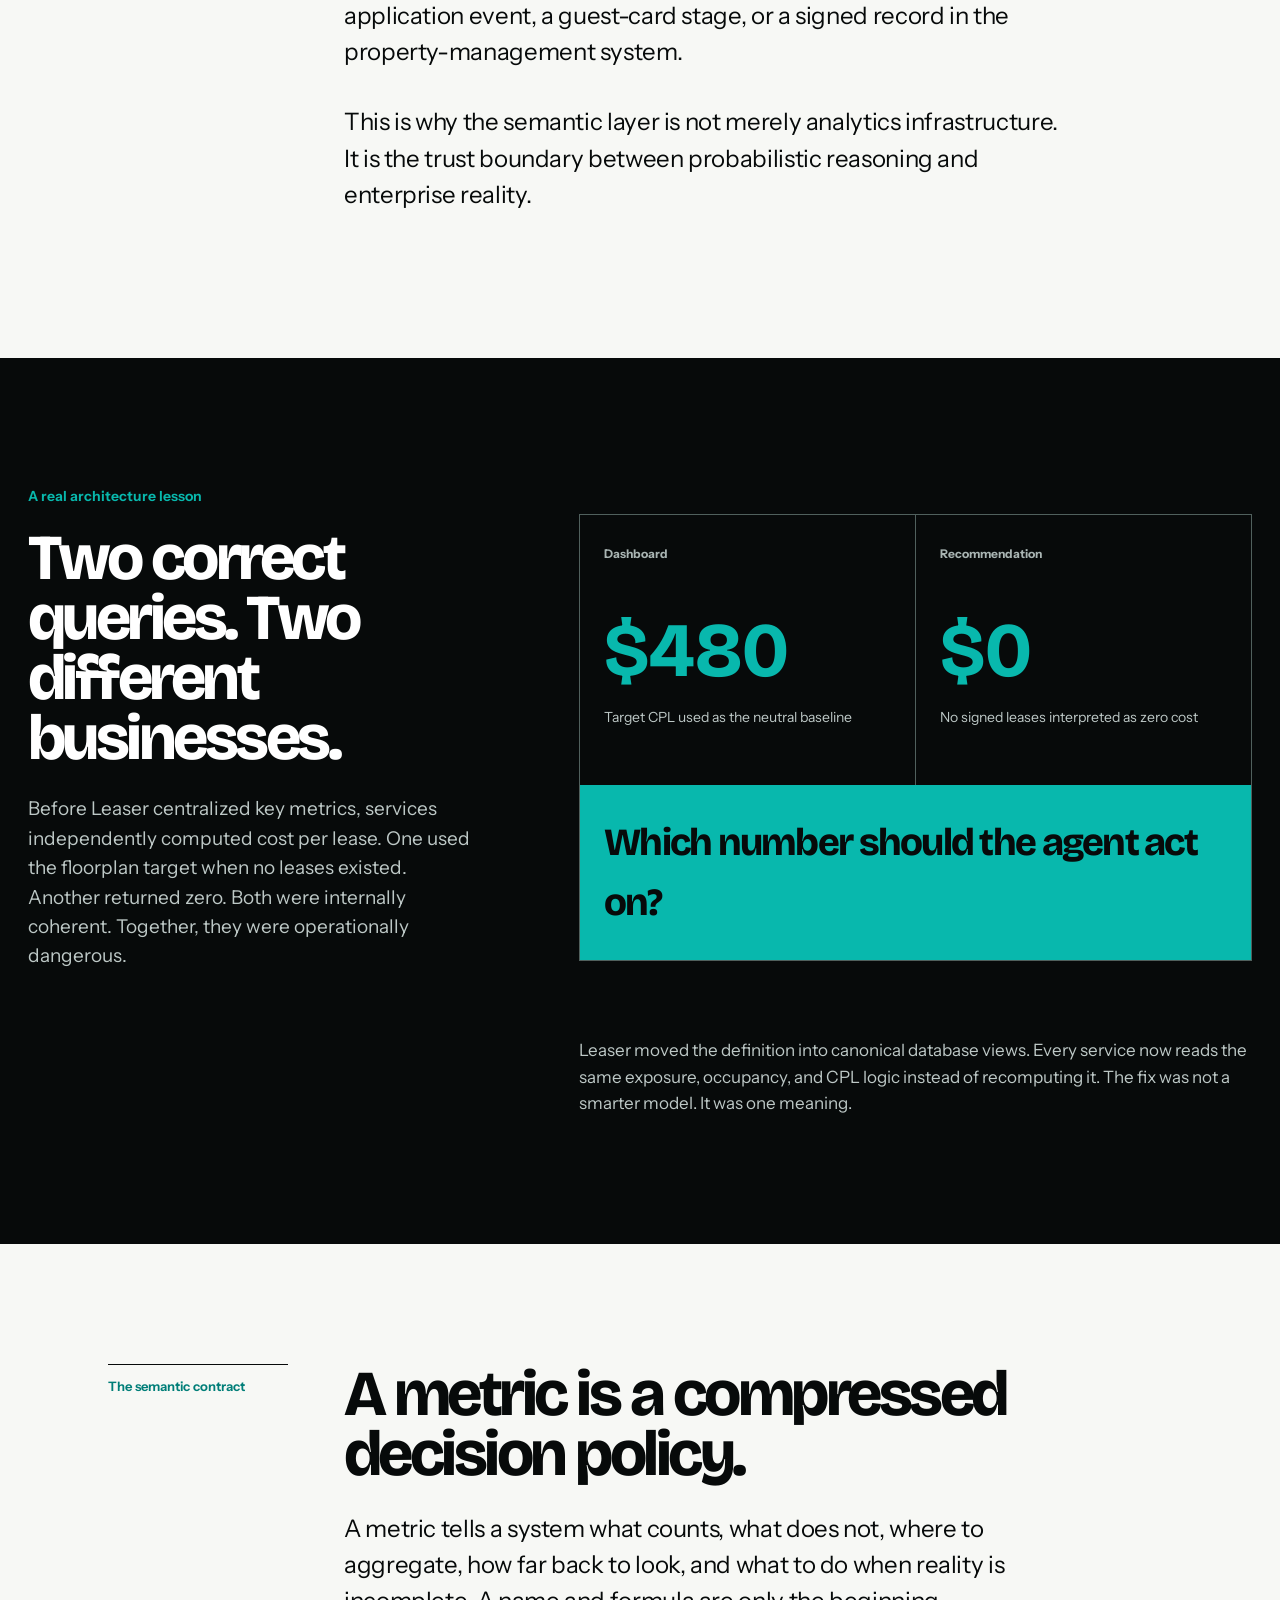
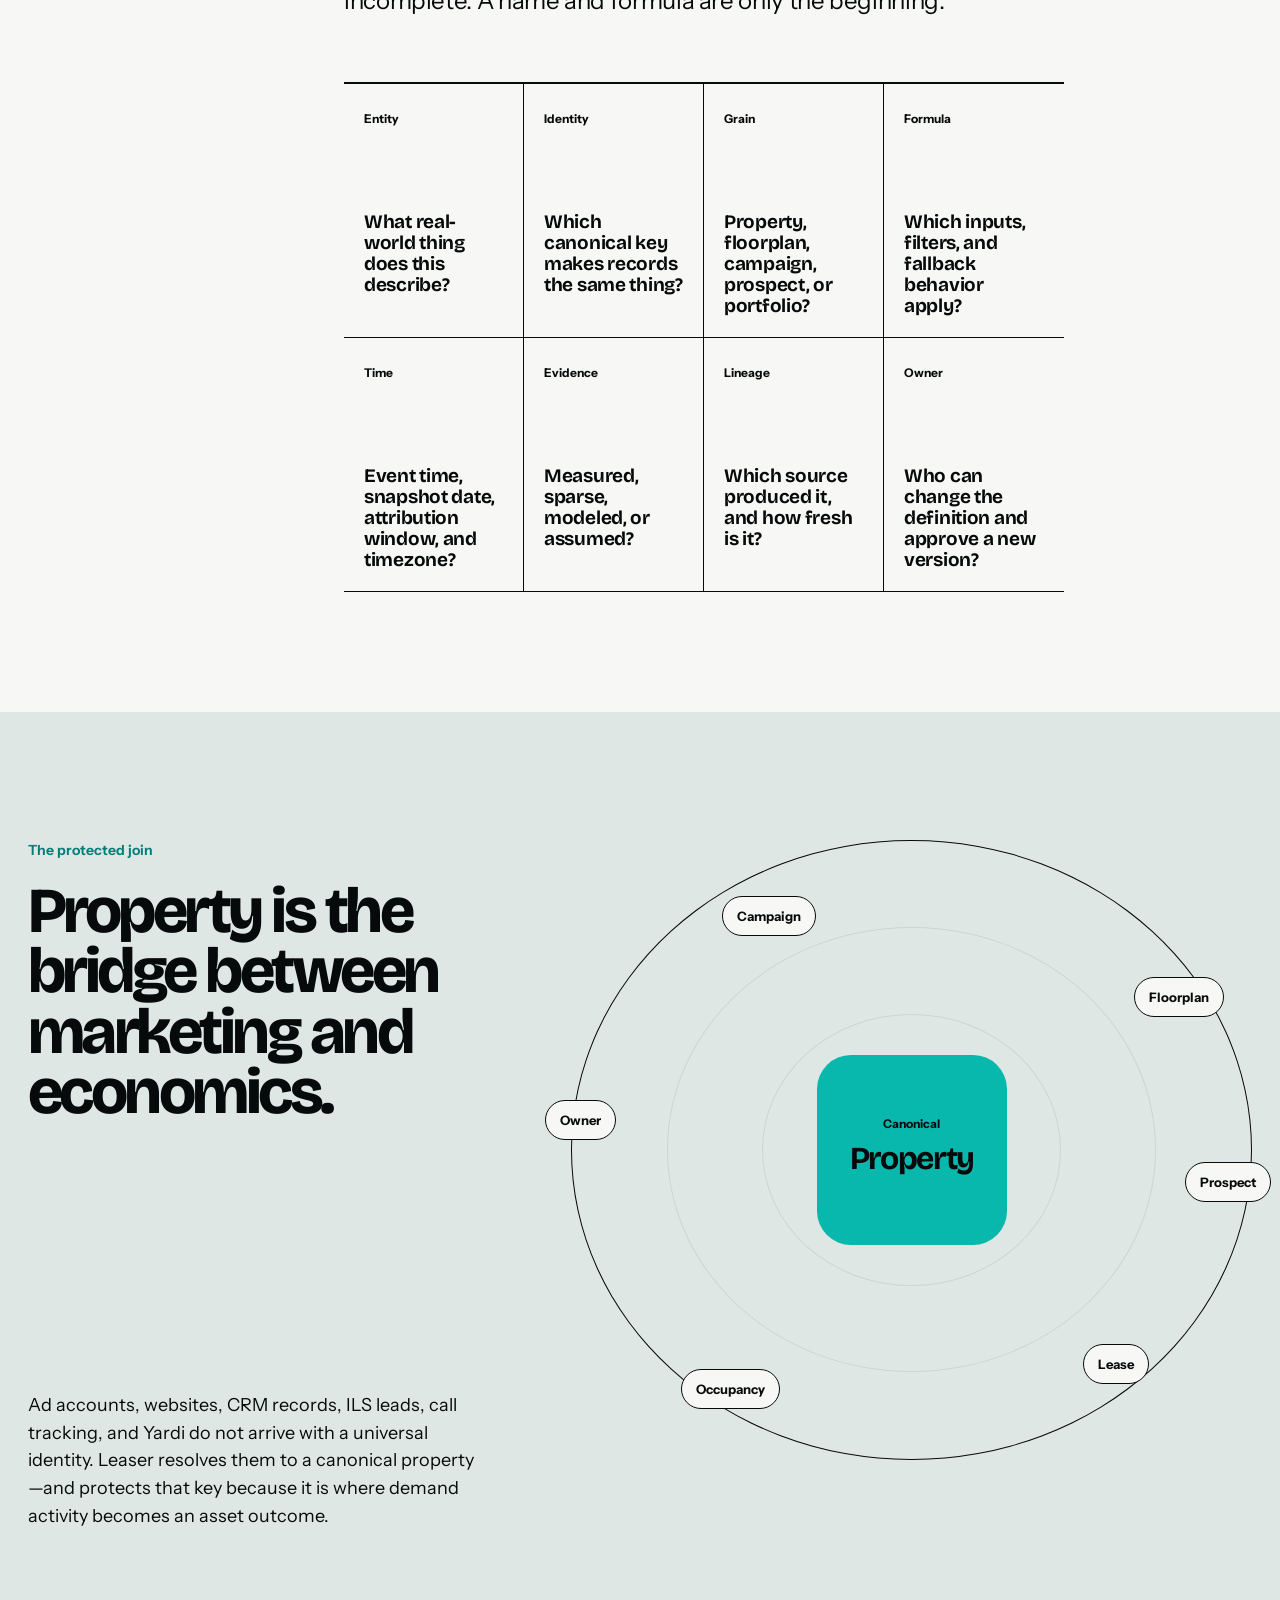
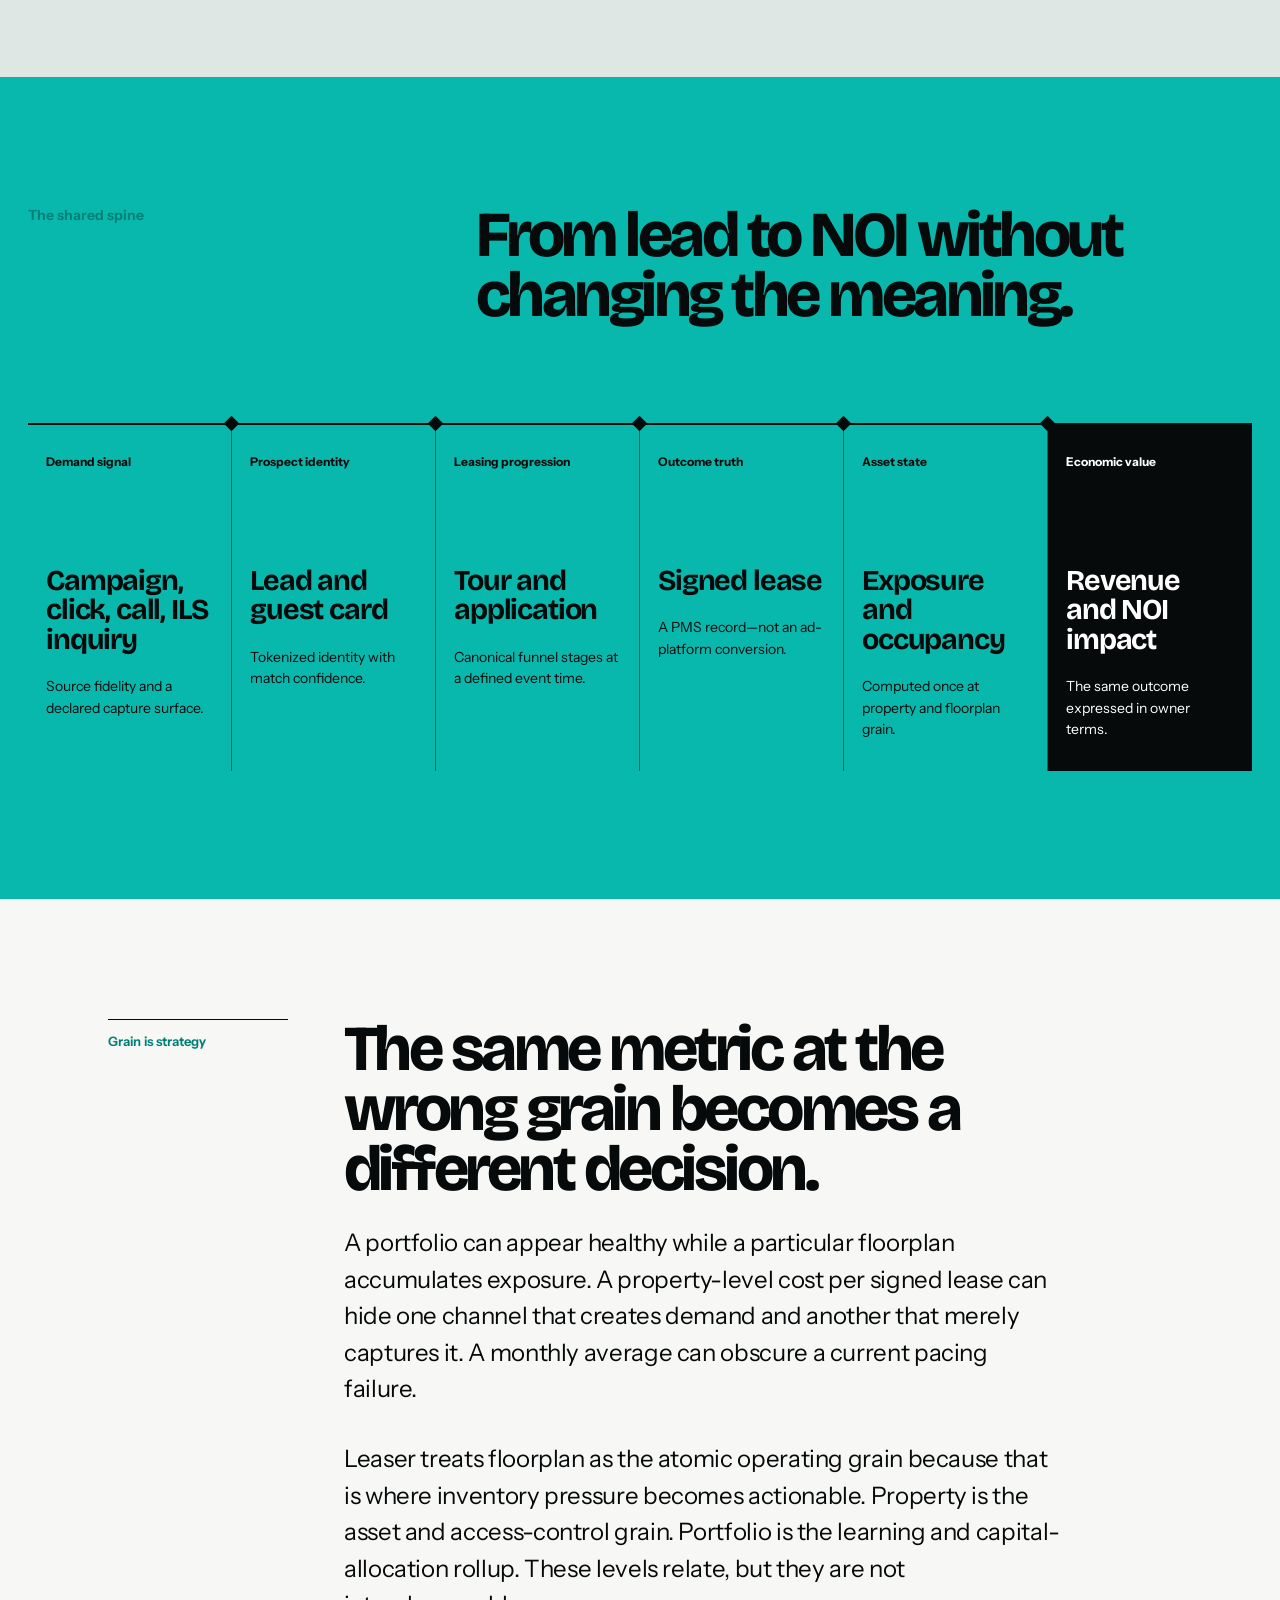
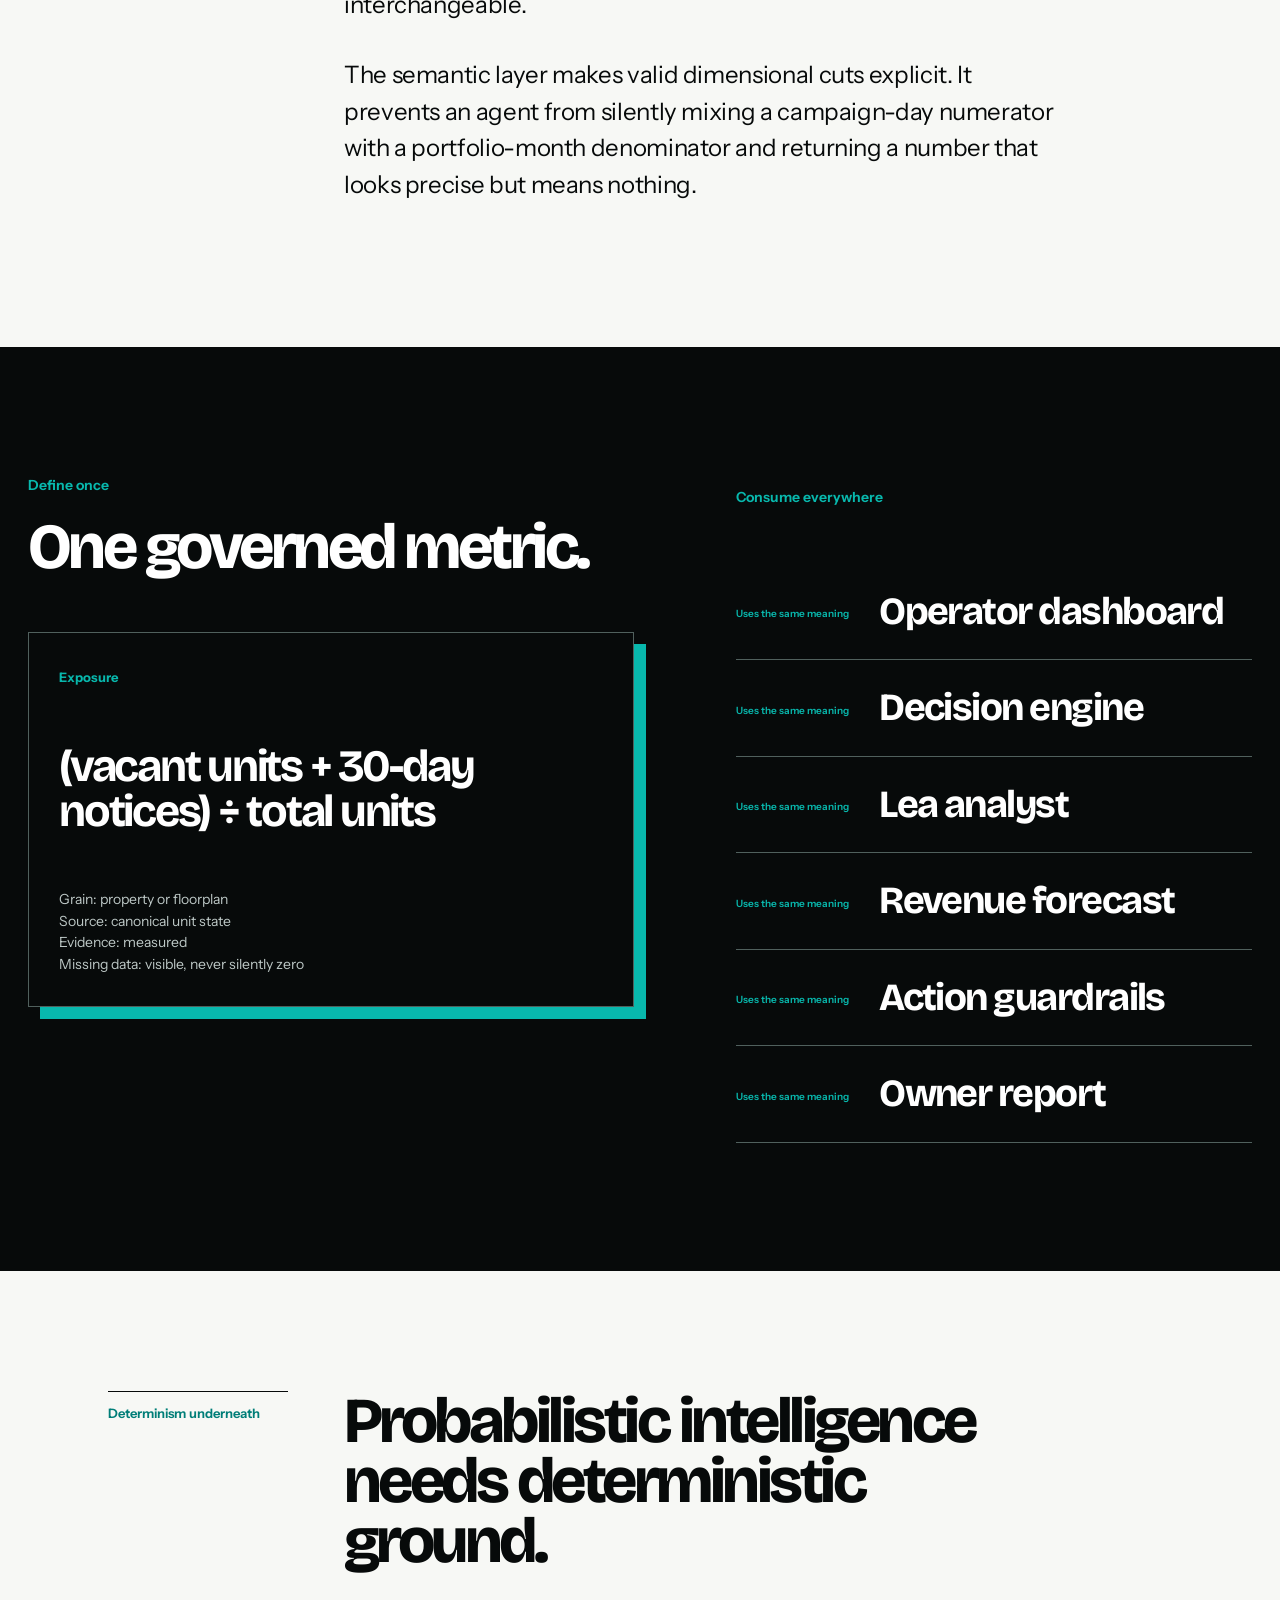
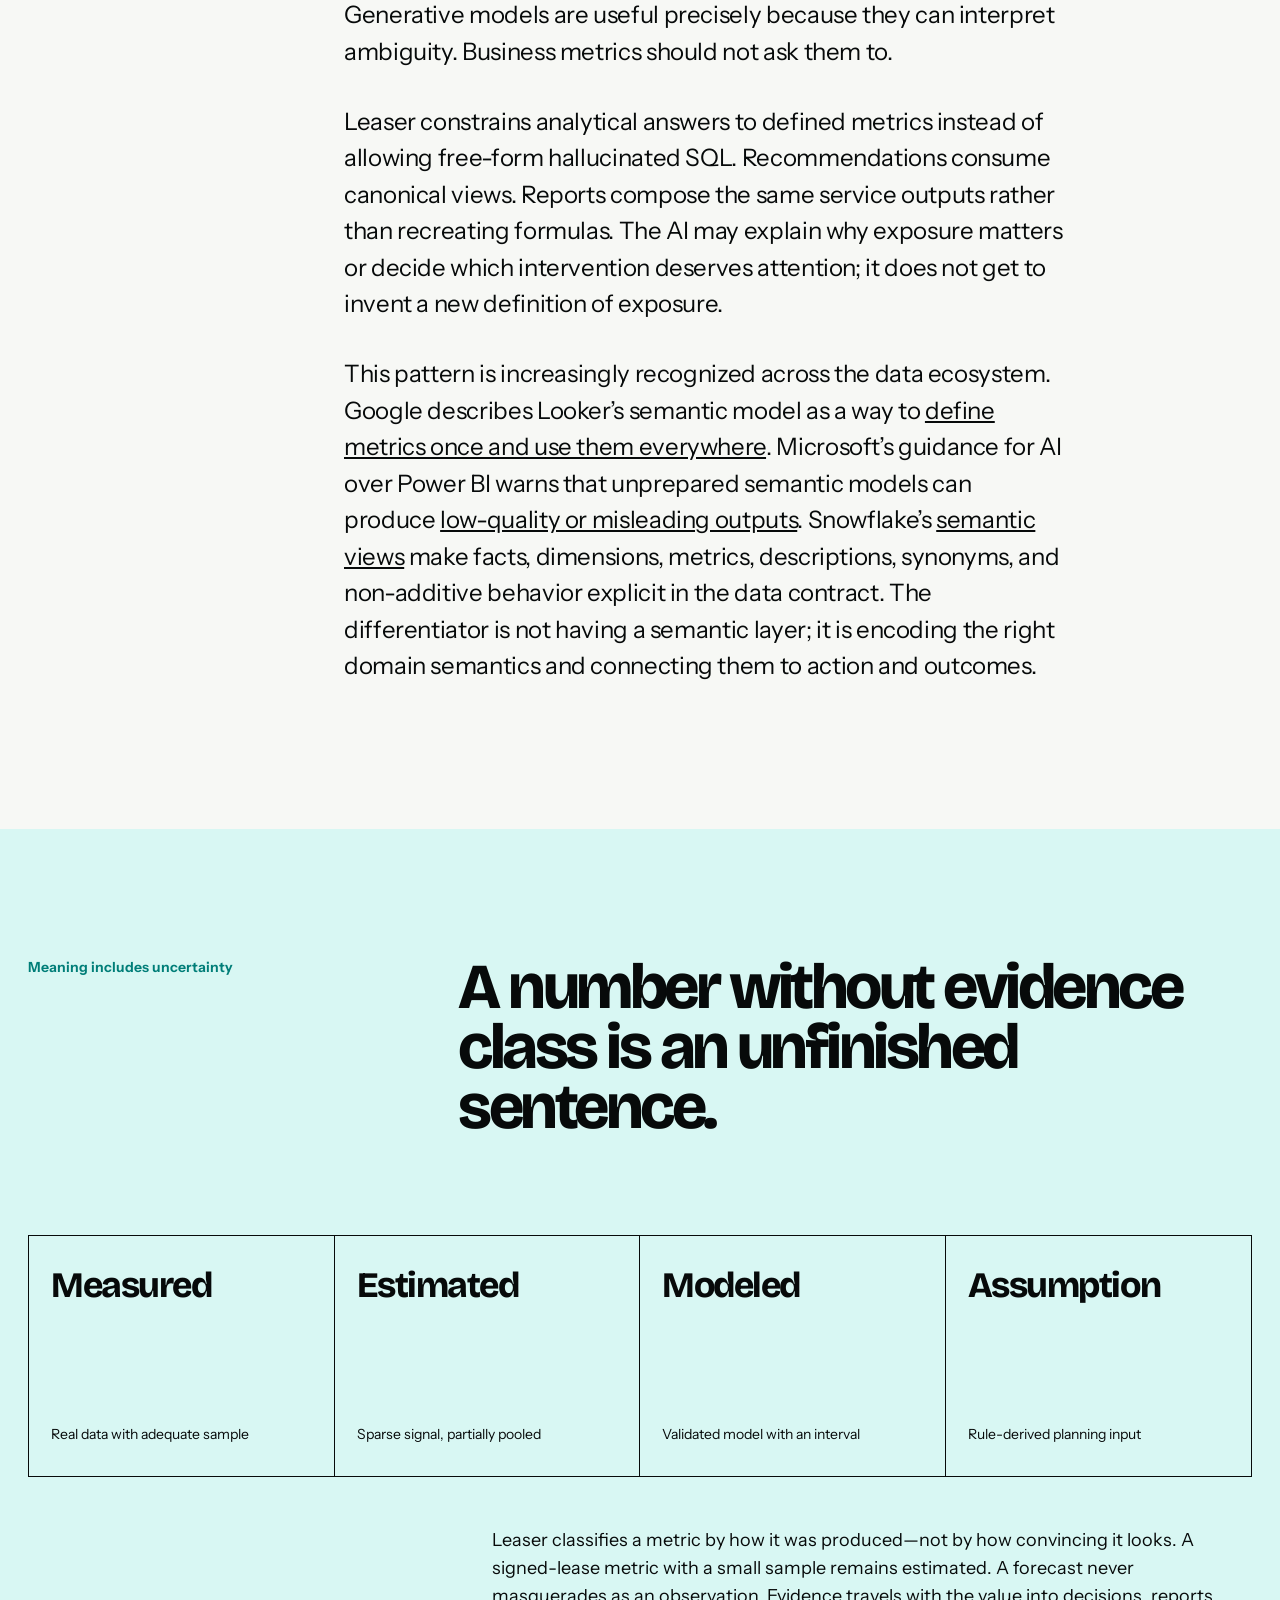
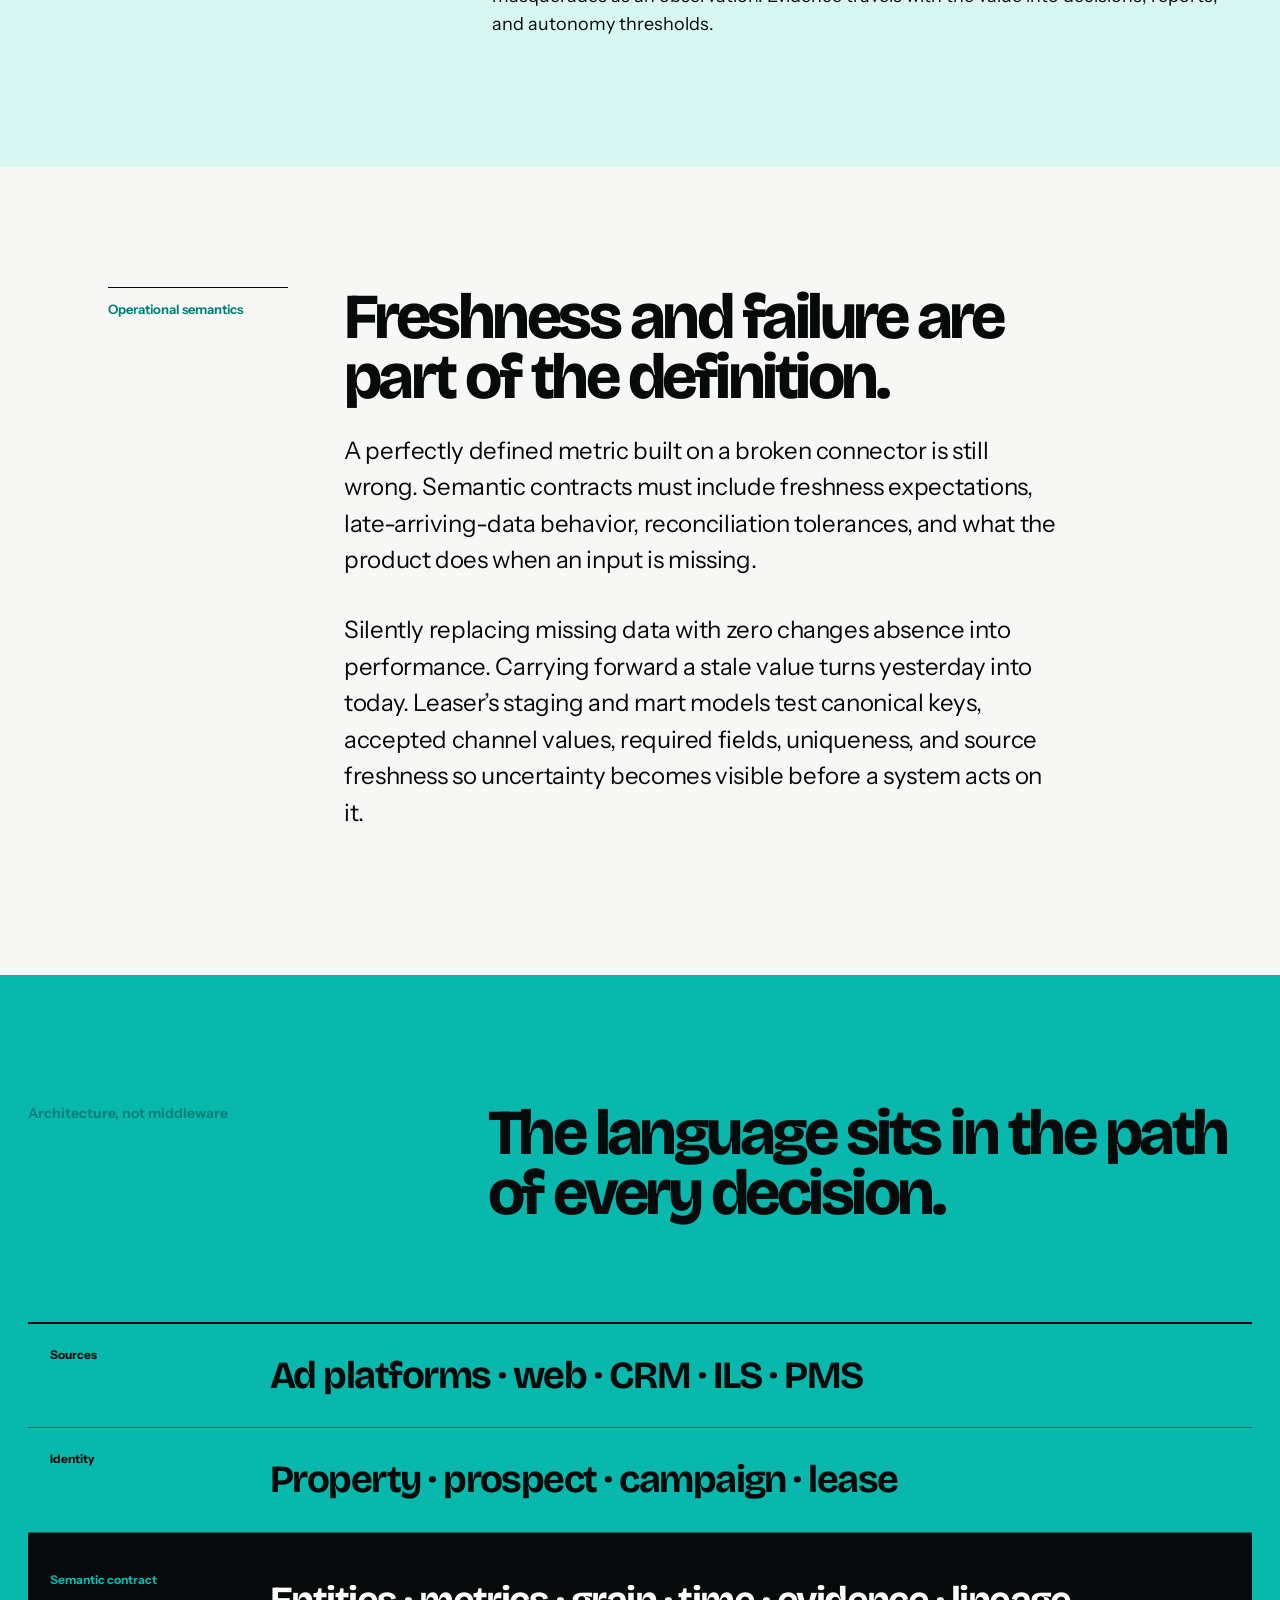
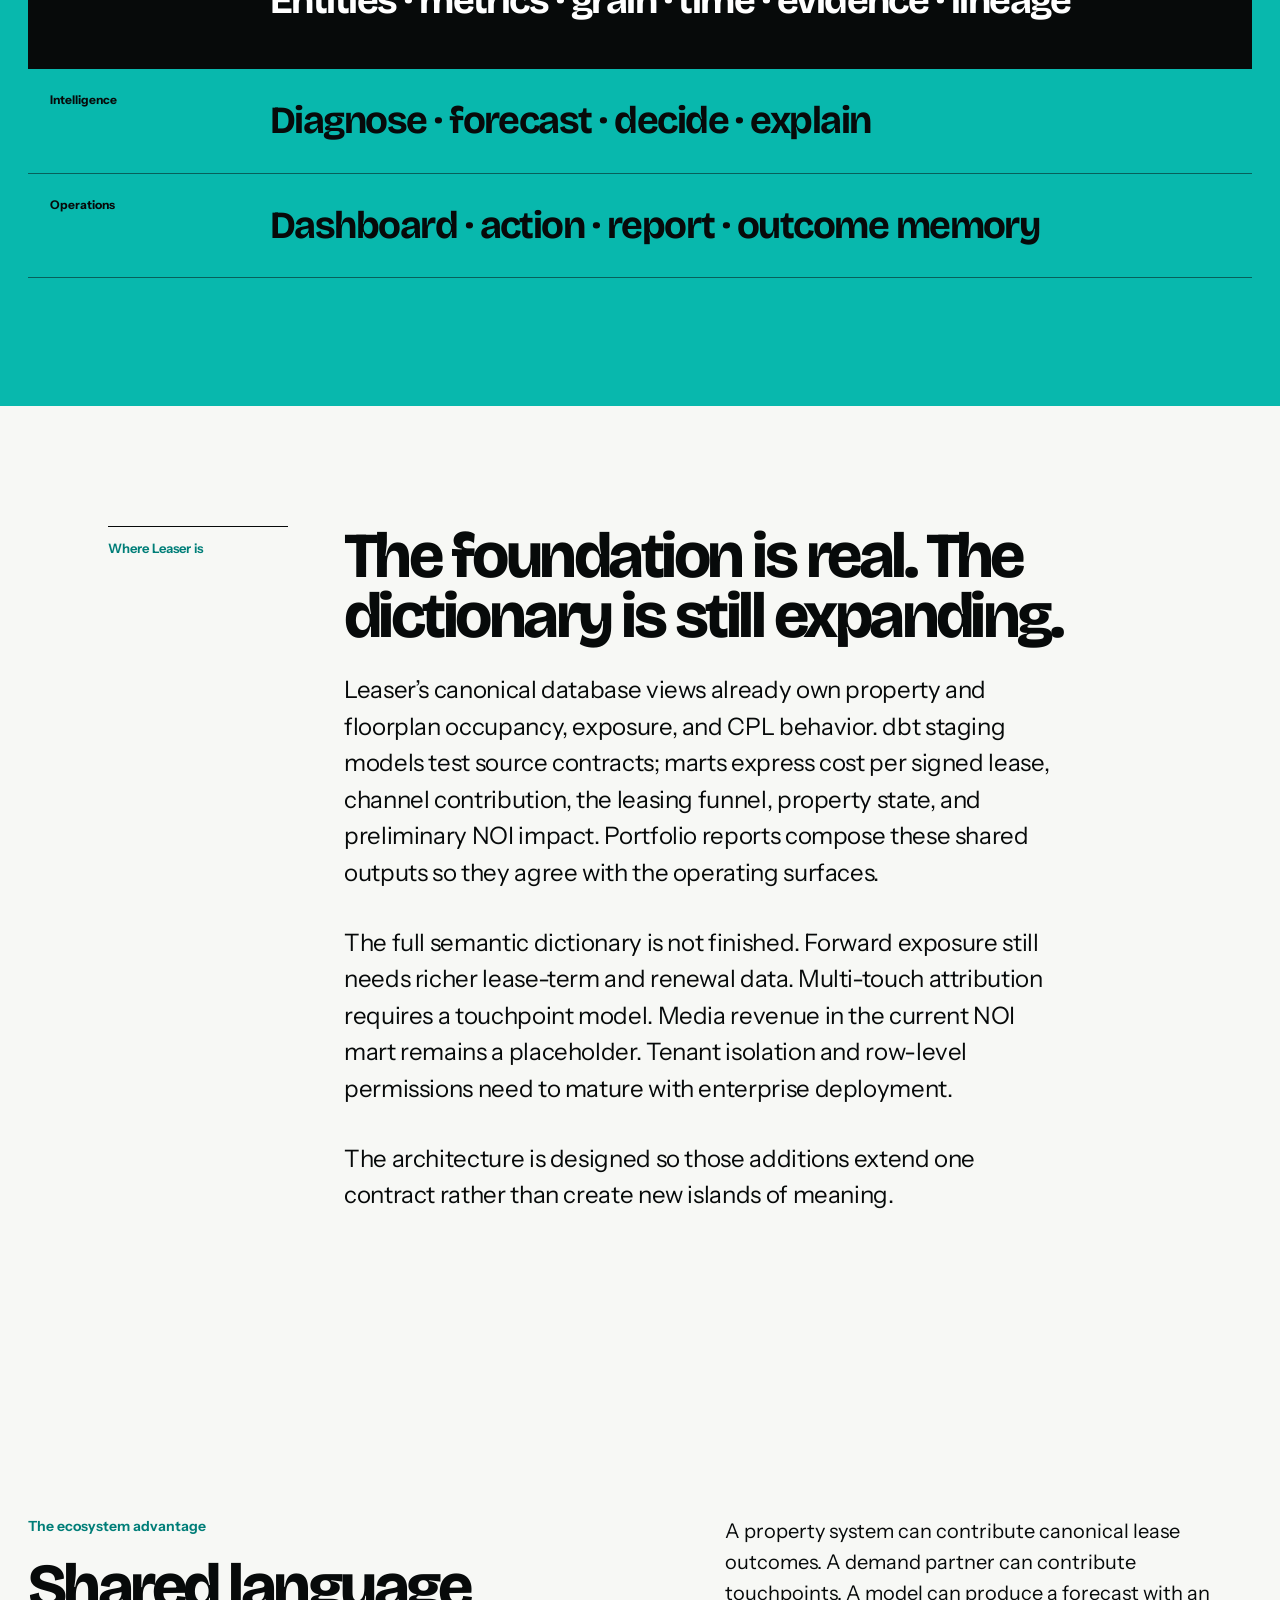
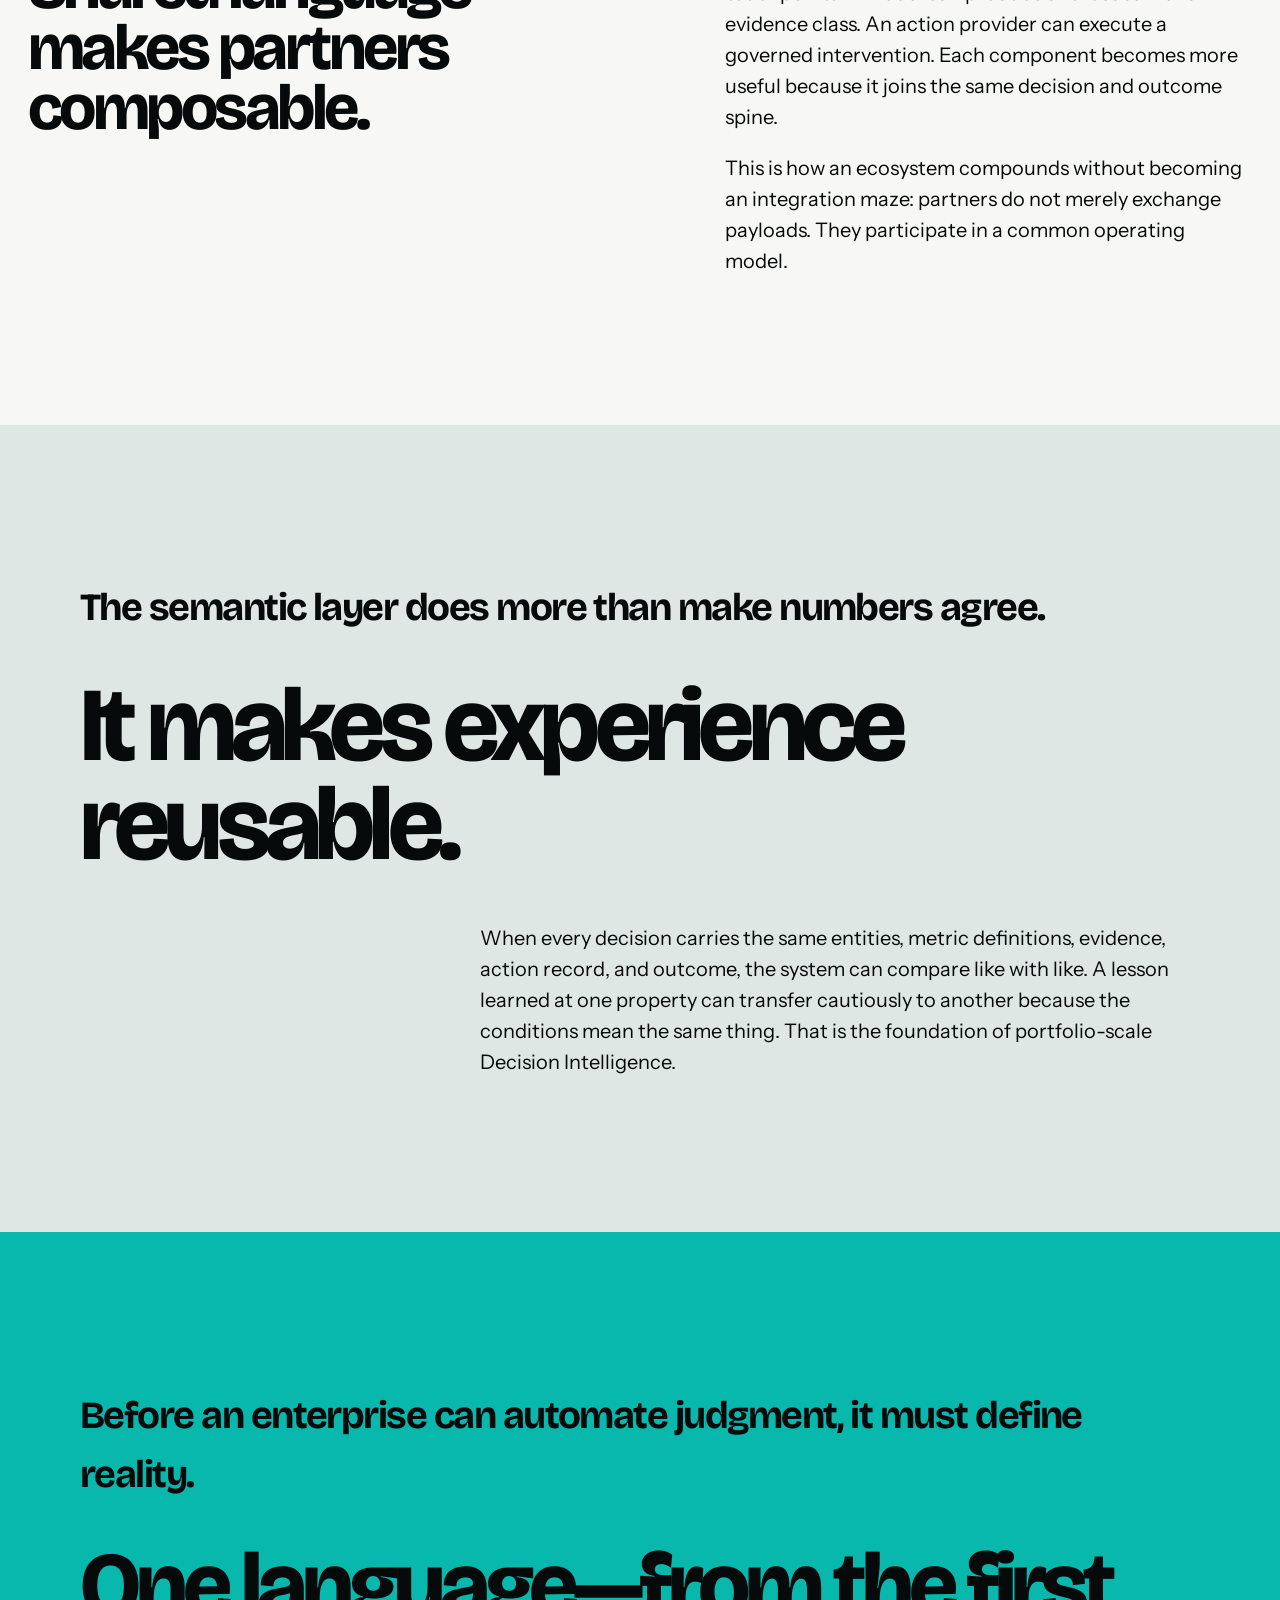
<file: insights/shared-language/index.html>
<!doctype html>
<html lang="en">
  <head>
    <meta charset="utf-8" />
    <meta name="viewport" content="width=device-width, initial-scale=1" />
    <title>A shared language from lead to NOI | Build with Leaser AI</title>
    <meta name="description" content="Why enterprise AI needs one semantic contract for entities, metrics, evidence, and outcomes—from the first demand signal to net operating income." />
    <meta name="theme-color" content="#08b8ad" />
    <meta name="author" content="Amit Rathore" />
    <meta name="robots" content="index, follow" />
    <link rel="canonical" href="https://build.leaserai.com/insights/shared-language/" />
    <link rel="icon" href="../../favicon.svg" type="image/svg+xml" />
    <link rel="apple-touch-icon" href="../../assets/leaser-vertical-logo.png" />
    <link rel="manifest" href="../../site.webmanifest" />
    <link rel="preconnect" href="https://fonts.googleapis.com" />
    <link rel="preconnect" href="https://fonts.gstatic.com" crossorigin />
    <link href="https://fonts.googleapis.com/css2?family=Bricolage+Grotesque:opsz,wdth,wght@12..96,75..100,400..800&amp;family=Instrument+Sans:wdth,wght@75..100,400..700&amp;display=swap" rel="stylesheet" />
    <link rel="stylesheet" href="../../styles.css" />

    <meta property="og:type" content="article" />
    <meta property="og:site_name" content="Build with Leaser AI" />
    <meta property="og:url" content="https://build.leaserai.com/insights/shared-language/" />
    <meta property="og:title" content="A shared language from lead to NOI" />
    <meta property="og:description" content="AI cannot reason reliably across an enterprise whose systems disagree about what the business means." />
    <meta property="og:image" content="https://build.leaserai.com/assets/shared-language-og.png" />
    <meta property="og:image:width" content="1200" />
    <meta property="og:image:height" content="630" />
    <meta property="og:image:alt" content="Different signals pass through one translation spine and emerge as a unified teal structure" />
    <meta property="article:author" content="https://linkedin.com/in/amitrathore" />
    <meta property="article:published_time" content="2026-08-31" />
    <meta name="twitter:card" content="summary_large_image" />
    <meta name="twitter:title" content="A shared language from lead to NOI" />
    <meta name="twitter:description" content="The semantic layer is the operating contract beneath enterprise intelligence." />
    <meta name="twitter:image" content="https://build.leaserai.com/assets/shared-language-og.png" />

    <script type="application/ld+json">
      {
        "@context": "https://schema.org",
        "@type": "TechArticle",
        "headline": "A shared language from lead to NOI",
        "description": "Why enterprise AI needs one semantic contract for entities, metrics, evidence, and outcomes.",
        "author": {
          "@type": "Person",
          "name": "Amit Rathore",
          "url": "https://linkedin.com/in/amitrathore"
        },
        "publisher": { "@type": "Organization", "name": "Leaser AI", "url": "https://leaserai.com/" },
        "datePublished": "2026-08-31",
        "dateModified": "2026-08-31",
        "mainEntityOfPage": "https://build.leaserai.com/insights/shared-language/",
        "image": "https://build.leaserai.com/assets/shared-language-og.png"
      }
    </script>
  </head>
  <body class="semantic-page">
    <a class="skip-link" href="#article">Skip to article</a>

    <header class="site-header">
      <a class="brand" href="../../" aria-label="Build with Leaser AI home">
        <img src="../../assets/leaser-vertical-logo.png" alt="Leaser" width="52" height="52" />
        <span>Build with Leaser AI</span>
      </a>
      <nav aria-label="Primary navigation">
        <a href="../../#insights">Insights</a>
        <a href="#semantic-spine">The Loop</a>
        <a href="../../#ecosystem">Ecosystem</a>
        <a href="../../careers/">Careers</a>
      </nav>
      <a class="header-cta" href="mailto:leasing@leaserai.com?subject=Build%20with%20Leaser">Build with us</a>
    </header>

    <main id="top">
      <article id="article">
        <header class="hero semantic-hero">
          <div class="hero-copy">
            <a class="article-back" href="../../#insights">← All Insights</a>
            <p class="issue">Leaser architecture / Field note 004</p>
            <h1>A shared language from lead to NOI.</h1>
            <p class="dek">Enterprise AI becomes reliable when every system agrees on what the business means.</p>
            <div class="article-meta">
              <a href="https://linkedin.com/in/amitrathore" rel="author external">Amit Rathore <span aria-hidden="true">↗</span></a>
              <time datetime="2026-08-31">August 31, 2026</time>
              <span>9 minute read</span>
              <span>Semantic infrastructure</span>
            </div>
          </div>
          <figure class="hero-art semantic-hero-art">
            <img src="../../assets/shared-language-art.png" alt="Different glass, black, and teal signals pass through one translation spine and emerge as a unified teal structure" width="1800" height="1013" fetchpriority="high" />
            <figcaption>Many signals. One operating meaning.</figcaption>
          </figure>
        </header>

        <section class="opening article-grid">
          <aside class="margin-note">The premise</aside>
          <div class="prose lead">
            <p>AI does not reason from data alone. It reasons from the meanings an organization has attached to that data.</p>
            <p>If “lease,” “exposure,” “qualified lead,” or “NOI impact” means something different in the dashboard, the recommendation engine, the owner report, and the agent’s context, there is no closed intelligence loop. There are competing versions of the business.</p>
            <p>A shared semantic layer resolves that conflict. It gives every human and machine participant the same entities, definitions, grains, time windows, evidence labels, and lineage—from the first demand signal to the economic outcome.</p>
          </div>
        </section>

        <section class="semantic-thesis" aria-label="Article thesis">
          <p>The model can change.</p>
          <p>The interface can change.</p>
          <blockquote>The meaning cannot drift.</blockquote>
        </section>

        <section class="article-grid">
          <aside class="margin-note">The real failure mode</aside>
          <div class="prose">
            <h2>Most enterprise AI errors begin before the prompt.</h2>
            <p>A language model can generate flawless SQL against a flawed business definition. It can retrieve five documents that use the same word differently. It can explain a metric with confidence while querying the wrong grain.</p>
            <p>More context does not reconcile contradictory meanings. Retrieval does not decide which source is authoritative. Text-to-SQL does not know whether “lease” refers to an ad-platform conversion, an application event, a guest-card stage, or a signed record in the property-management system.</p>
            <p>This is why the semantic layer is not merely analytics infrastructure. It is the trust boundary between probabilistic reasoning and enterprise reality.</p>
          </div>
        </section>

        <section class="metric-drift" aria-labelledby="drift-title">
          <div class="drift-copy">
            <p class="section-kicker">A real architecture lesson</p>
            <h2 id="drift-title">Two correct queries. Two different businesses.</h2>
            <p>Before Leaser centralized key metrics, services independently computed cost per lease. One used the floorplan target when no leases existed. Another returned zero. Both were internally coherent. Together, they were operationally dangerous.</p>
          </div>
          <div class="drift-example" aria-label="Metric drift example">
            <div><span>Dashboard</span><strong>$480</strong><p>Target CPL used as the neutral baseline</p></div>
            <div><span>Recommendation</span><strong>$0</strong><p>No signed leases interpreted as zero cost</p></div>
            <blockquote>Which number should the agent act on?</blockquote>
          </div>
          <p class="drift-resolution">Leaser moved the definition into canonical database views. Every service now reads the same exposure, occupancy, and CPL logic instead of recomputing it. The fix was not a smarter model. It was one meaning.</p>
        </section>

        <section class="article-grid">
          <aside class="margin-note">The semantic contract</aside>
          <div class="prose wide">
            <h2>A metric is a compressed decision policy.</h2>
            <p>A metric tells a system what counts, what does not, where to aggregate, how far back to look, and what to do when reality is incomplete. A name and formula are only the beginning.</p>
            <div class="semantic-contract">
              <div><span>Entity</span><p>What real-world thing does this describe?</p></div>
              <div><span>Identity</span><p>Which canonical key makes records the same thing?</p></div>
              <div><span>Grain</span><p>Property, floorplan, campaign, prospect, or portfolio?</p></div>
              <div><span>Formula</span><p>Which inputs, filters, and fallback behavior apply?</p></div>
              <div><span>Time</span><p>Event time, snapshot date, attribution window, and timezone?</p></div>
              <div><span>Evidence</span><p>Measured, sparse, modeled, or assumed?</p></div>
              <div><span>Lineage</span><p>Which source produced it, and how fresh is it?</p></div>
              <div><span>Owner</span><p>Who can change the definition and approve a new version?</p></div>
            </div>
          </div>
        </section>

        <section class="property-key" aria-labelledby="property-key-title">
          <div>
            <p class="section-kicker">The protected join</p>
            <h2 id="property-key-title">Property is the bridge between marketing and economics.</h2>
          </div>
          <div class="property-orbit" aria-label="Systems joined through canonical property identity">
            <div class="property-core"><span>Canonical</span><strong>Property</strong></div>
            <span class="orbit-item item-campaign">Campaign</span>
            <span class="orbit-item item-floorplan">Floorplan</span>
            <span class="orbit-item item-prospect">Prospect</span>
            <span class="orbit-item item-lease">Lease</span>
            <span class="orbit-item item-occupancy">Occupancy</span>
            <span class="orbit-item item-owner">Owner</span>
          </div>
          <p class="property-note">Ad accounts, websites, CRM records, ILS leads, call tracking, and Yardi do not arrive with a universal identity. Leaser resolves them to a canonical property—and protects that key because it is where demand activity becomes an asset outcome.</p>
        </section>

        <section class="semantic-spine" id="semantic-spine" aria-labelledby="spine-title-004">
          <header>
            <p class="section-kicker">The shared spine</p>
            <h2 id="spine-title-004">From lead to NOI without changing the meaning.</h2>
          </header>
          <ol>
            <li><span>Demand signal</span><strong>Campaign, click, call, ILS inquiry</strong><p>Source fidelity and a declared capture surface.</p></li>
            <li><span>Prospect identity</span><strong>Lead and guest card</strong><p>Tokenized identity with match confidence.</p></li>
            <li><span>Leasing progression</span><strong>Tour and application</strong><p>Canonical funnel stages at a defined event time.</p></li>
            <li><span>Outcome truth</span><strong>Signed lease</strong><p>A PMS record—not an ad-platform conversion.</p></li>
            <li><span>Asset state</span><strong>Exposure and occupancy</strong><p>Computed once at property and floorplan grain.</p></li>
            <li><span>Economic value</span><strong>Revenue and NOI impact</strong><p>The same outcome expressed in owner terms.</p></li>
          </ol>
        </section>

        <section class="article-grid">
          <aside class="margin-note">Grain is strategy</aside>
          <div class="prose">
            <h2>The same metric at the wrong grain becomes a different decision.</h2>
            <p>A portfolio can appear healthy while a particular floorplan accumulates exposure. A property-level cost per signed lease can hide one channel that creates demand and another that merely captures it. A monthly average can obscure a current pacing failure.</p>
            <p>Leaser treats floorplan as the atomic operating grain because that is where inventory pressure becomes actionable. Property is the asset and access-control grain. Portfolio is the learning and capital-allocation rollup. These levels relate, but they are not interchangeable.</p>
            <p>The semantic layer makes valid dimensional cuts explicit. It prevents an agent from silently mixing a campaign-day numerator with a portfolio-month denominator and returning a number that looks precise but means nothing.</p>
          </div>
        </section>

        <section class="definition-once" aria-labelledby="definition-title">
          <div class="definition-source">
            <p class="section-kicker">Define once</p>
            <h2 id="definition-title">One governed metric.</h2>
            <div class="metric-specimen">
              <span>Exposure</span>
              <strong>(vacant units + 30-day notices) ÷ total units</strong>
              <p>Grain: property or floorplan<br />Source: canonical unit state<br />Evidence: measured<br />Missing data: visible, never silently zero</p>
            </div>
          </div>
          <div class="definition-consumers">
            <p class="section-kicker">Consume everywhere</p>
            <ul>
              <li>Operator dashboard</li>
              <li>Decision engine</li>
              <li>Lea analyst</li>
              <li>Revenue forecast</li>
              <li>Action guardrails</li>
              <li>Owner report</li>
            </ul>
          </div>
        </section>

        <section class="article-grid">
          <aside class="margin-note">Determinism underneath</aside>
          <div class="prose">
            <h2>Probabilistic intelligence needs deterministic ground.</h2>
            <p>Generative models are useful precisely because they can interpret ambiguity. Business metrics should not ask them to.</p>
            <p>Leaser constrains analytical answers to defined metrics instead of allowing free-form hallucinated SQL. Recommendations consume canonical views. Reports compose the same service outputs rather than recreating formulas. The AI may explain why exposure matters or decide which intervention deserves attention; it does not get to invent a new definition of exposure.</p>
            <p>This pattern is increasingly recognized across the data ecosystem. Google describes Looker’s semantic model as a way to <a href="https://cloud.google.com/blog/products/business-intelligence/opening-up-the-looker-semantic-layer" rel="external">define metrics once and use them everywhere</a>. Microsoft’s guidance for AI over Power BI warns that unprepared semantic models can produce <a href="https://learn.microsoft.com/en-us/power-bi/create-reports/copilot-semantic-models" rel="external">low-quality or misleading outputs</a>. Snowflake’s <a href="https://docs.snowflake.com/en/user-guide/views-semantic/sql" rel="external">semantic views</a> make facts, dimensions, metrics, descriptions, synonyms, and non-additive behavior explicit in the data contract. The differentiator is not having a semantic layer; it is encoding the right domain semantics and connecting them to action and outcomes.</p>
          </div>
        </section>

        <section class="evidence-language" aria-labelledby="evidence-language-title">
          <div>
            <p class="section-kicker">Meaning includes uncertainty</p>
            <h2 id="evidence-language-title">A number without evidence class is an unfinished sentence.</h2>
          </div>
          <div class="evidence-syntax">
            <article><span>Measured</span><p>Real data with adequate sample</p></article>
            <article><span>Estimated</span><p>Sparse signal, partially pooled</p></article>
            <article><span>Modeled</span><p>Validated model with an interval</p></article>
            <article><span>Assumption</span><p>Rule-derived planning input</p></article>
          </div>
          <p class="evidence-note">Leaser classifies a metric by how it was produced—not by how convincing it looks. A signed-lease metric with a small sample remains estimated. A forecast never masquerades as an observation. Evidence travels with the value into decisions, reports, and autonomy thresholds.</p>
        </section>

        <section class="article-grid">
          <aside class="margin-note">Operational semantics</aside>
          <div class="prose">
            <h2>Freshness and failure are part of the definition.</h2>
            <p>A perfectly defined metric built on a broken connector is still wrong. Semantic contracts must include freshness expectations, late-arriving-data behavior, reconciliation tolerances, and what the product does when an input is missing.</p>
            <p>Silently replacing missing data with zero changes absence into performance. Carrying forward a stale value turns yesterday into today. Leaser’s staging and mart models test canonical keys, accepted channel values, required fields, uniqueness, and source freshness so uncertainty becomes visible before a system acts on it.</p>
          </div>
        </section>

        <section class="semantic-architecture" aria-labelledby="semantic-architecture-title">
          <header>
            <p class="section-kicker">Architecture, not middleware</p>
            <h2 id="semantic-architecture-title">The language sits in the path of every decision.</h2>
          </header>
          <div class="architecture-stack">
            <div><span>Sources</span><strong>Ad platforms · web · CRM · ILS · PMS</strong></div>
            <div><span>Identity</span><strong>Property · prospect · campaign · lease</strong></div>
            <div class="stack-core"><span>Semantic contract</span><strong>Entities · metrics · grain · time · evidence · lineage</strong></div>
            <div><span>Intelligence</span><strong>Diagnose · forecast · decide · explain</strong></div>
            <div><span>Operations</span><strong>Dashboard · action · report · outcome memory</strong></div>
          </div>
        </section>

        <section class="article-grid honesty-section">
          <aside class="margin-note">Where Leaser is</aside>
          <div class="prose">
            <h2>The foundation is real. The dictionary is still expanding.</h2>
            <p>Leaser’s canonical database views already own property and floorplan occupancy, exposure, and CPL behavior. dbt staging models test source contracts; marts express cost per signed lease, channel contribution, the leasing funnel, property state, and preliminary NOI impact. Portfolio reports compose these shared outputs so they agree with the operating surfaces.</p>
            <p>The full semantic dictionary is not finished. Forward exposure still needs richer lease-term and renewal data. Multi-touch attribution requires a touchpoint model. Media revenue in the current NOI mart remains a placeholder. Tenant isolation and row-level permissions need to mature with enterprise deployment.</p>
            <p>The architecture is designed so those additions extend one contract rather than create new islands of meaning.</p>
          </div>
        </section>

        <section class="ecosystem-language">
          <div>
            <p class="section-kicker">The ecosystem advantage</p>
            <h2>Shared language makes partners composable.</h2>
          </div>
          <div>
            <p>A property system can contribute canonical lease outcomes. A demand partner can contribute touchpoints. A model can produce a forecast with an evidence class. An action provider can execute a governed intervention. Each component becomes more useful because it joins the same decision and outcome spine.</p>
            <p>This is how an ecosystem compounds without becoming an integration maze: partners do not merely exchange payloads. They participate in a common operating model.</p>
          </div>
        </section>

        <section class="semantic-memory">
          <p>The semantic layer does more than make numbers agree.</p>
          <h2>It makes experience reusable.</h2>
          <p>When every decision carries the same entities, metric definitions, evidence, action record, and outcome, the system can compare like with like. A lesson learned at one property can transfer cautiously to another because the conditions mean the same thing. That is the foundation of portfolio-scale Decision Intelligence.</p>
        </section>

        <section class="closing-manifesto semantic-close">
          <p>Before an enterprise can automate judgment, it must define reality.</p>
          <h2>One language—from the first lead to the last dollar of NOI.</h2>
          <a class="big-link" href="mailto:leasing@leaserai.com?subject=Build%20semantic%20infrastructure%20with%20Leaser">Build the shared language with us <span aria-hidden="true">↗</span></a>
        </section>
      </article>
    </main>

    <footer>
      <div class="footer-brand">
        <img src="../../assets/leaser-vertical-logo.png" alt="" width="44" height="44" />
        <span>Build with Leaser AI</span>
      </div>
      <p>Outcome Intelligence for Multifamily.</p>
      <p><a href="../../careers/">Careers</a> · © <span id="year"></span> Leaser AI</p>
    </footer>
    <script src="../../script.js"></script>
  </body>
</html>
</file>
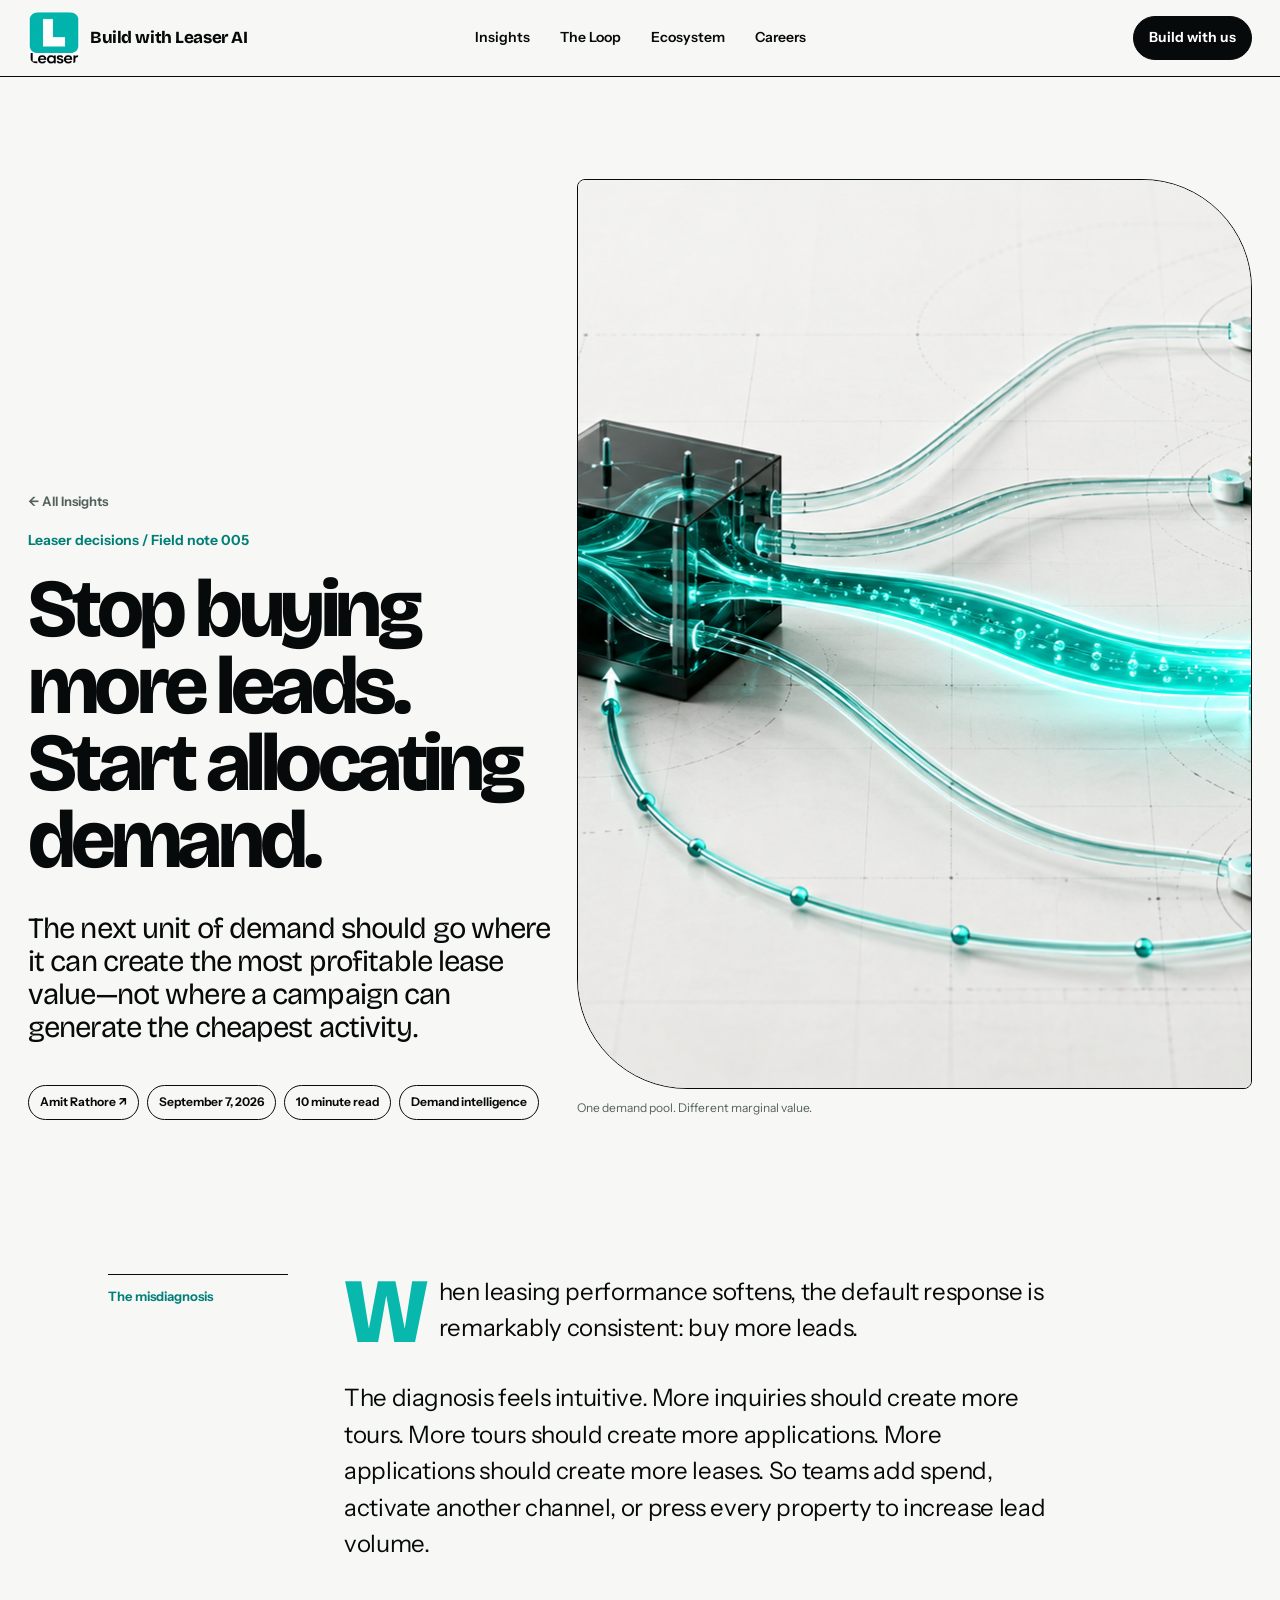
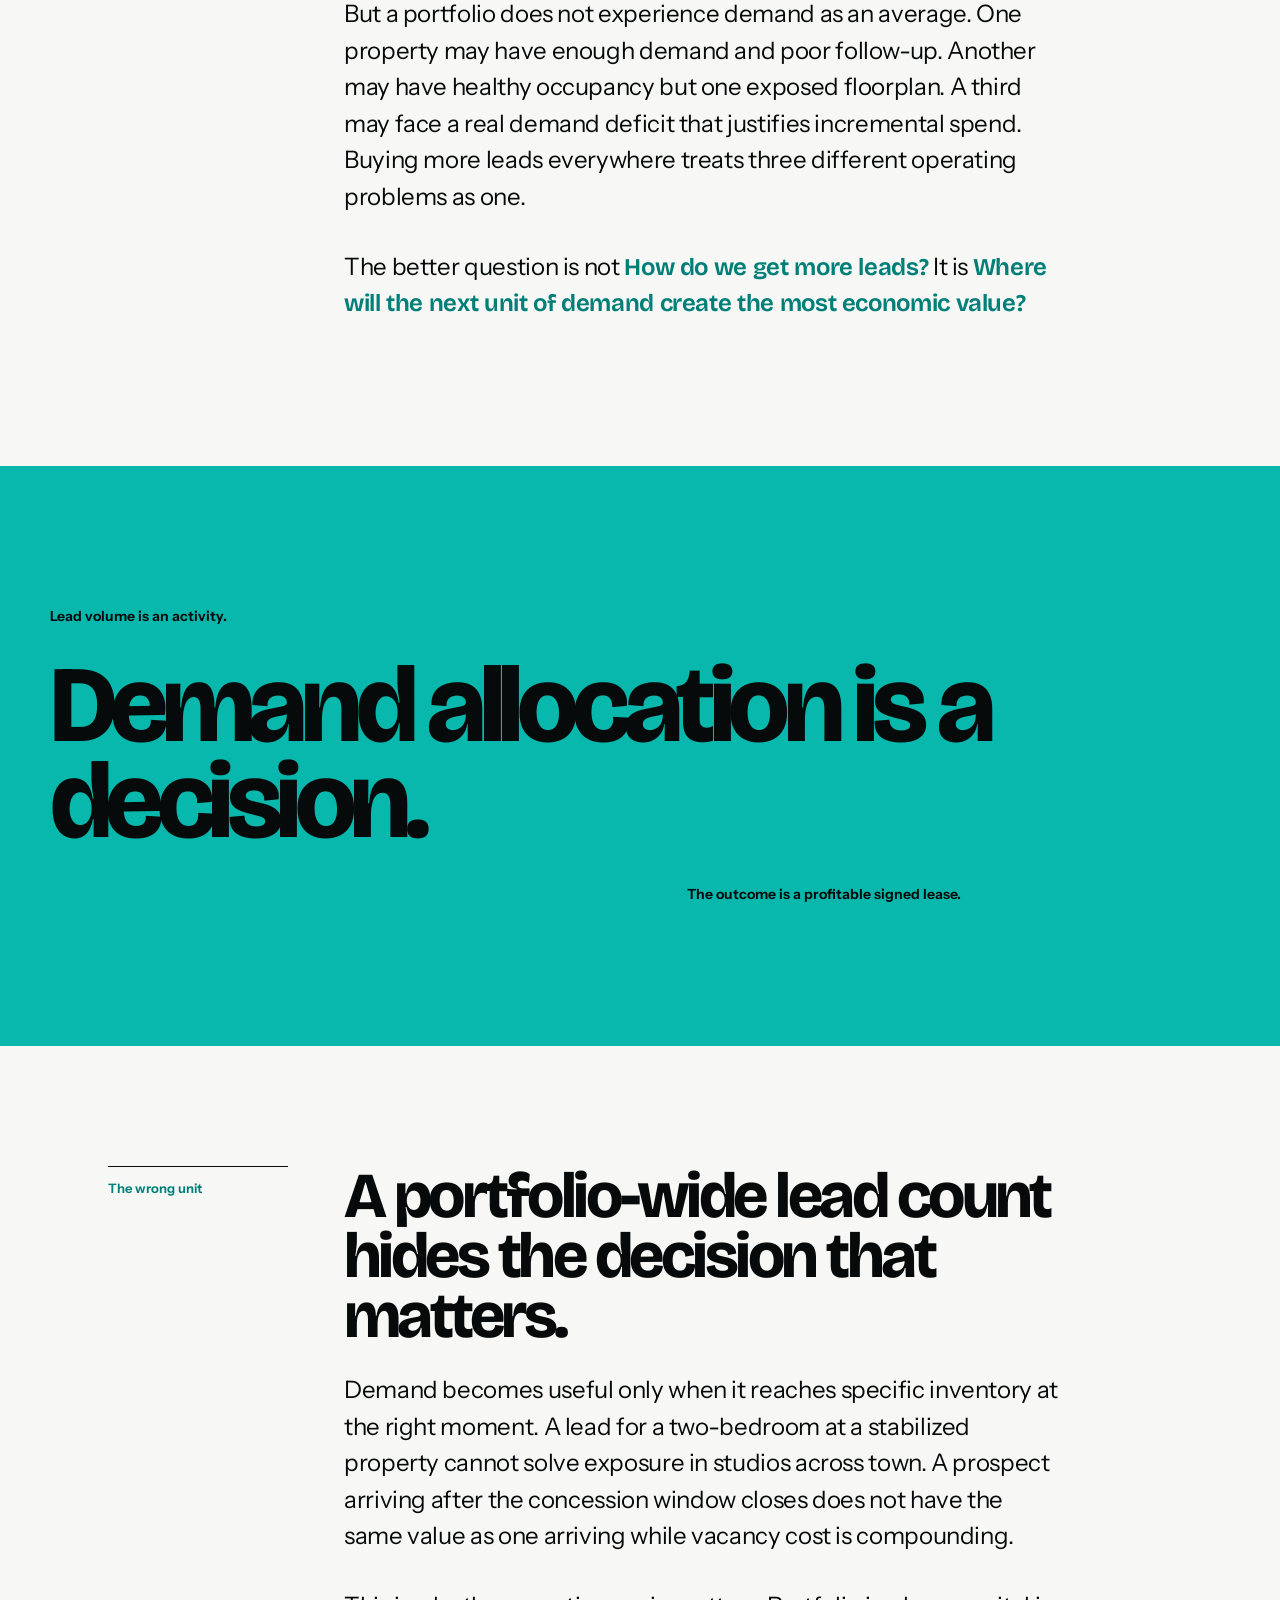
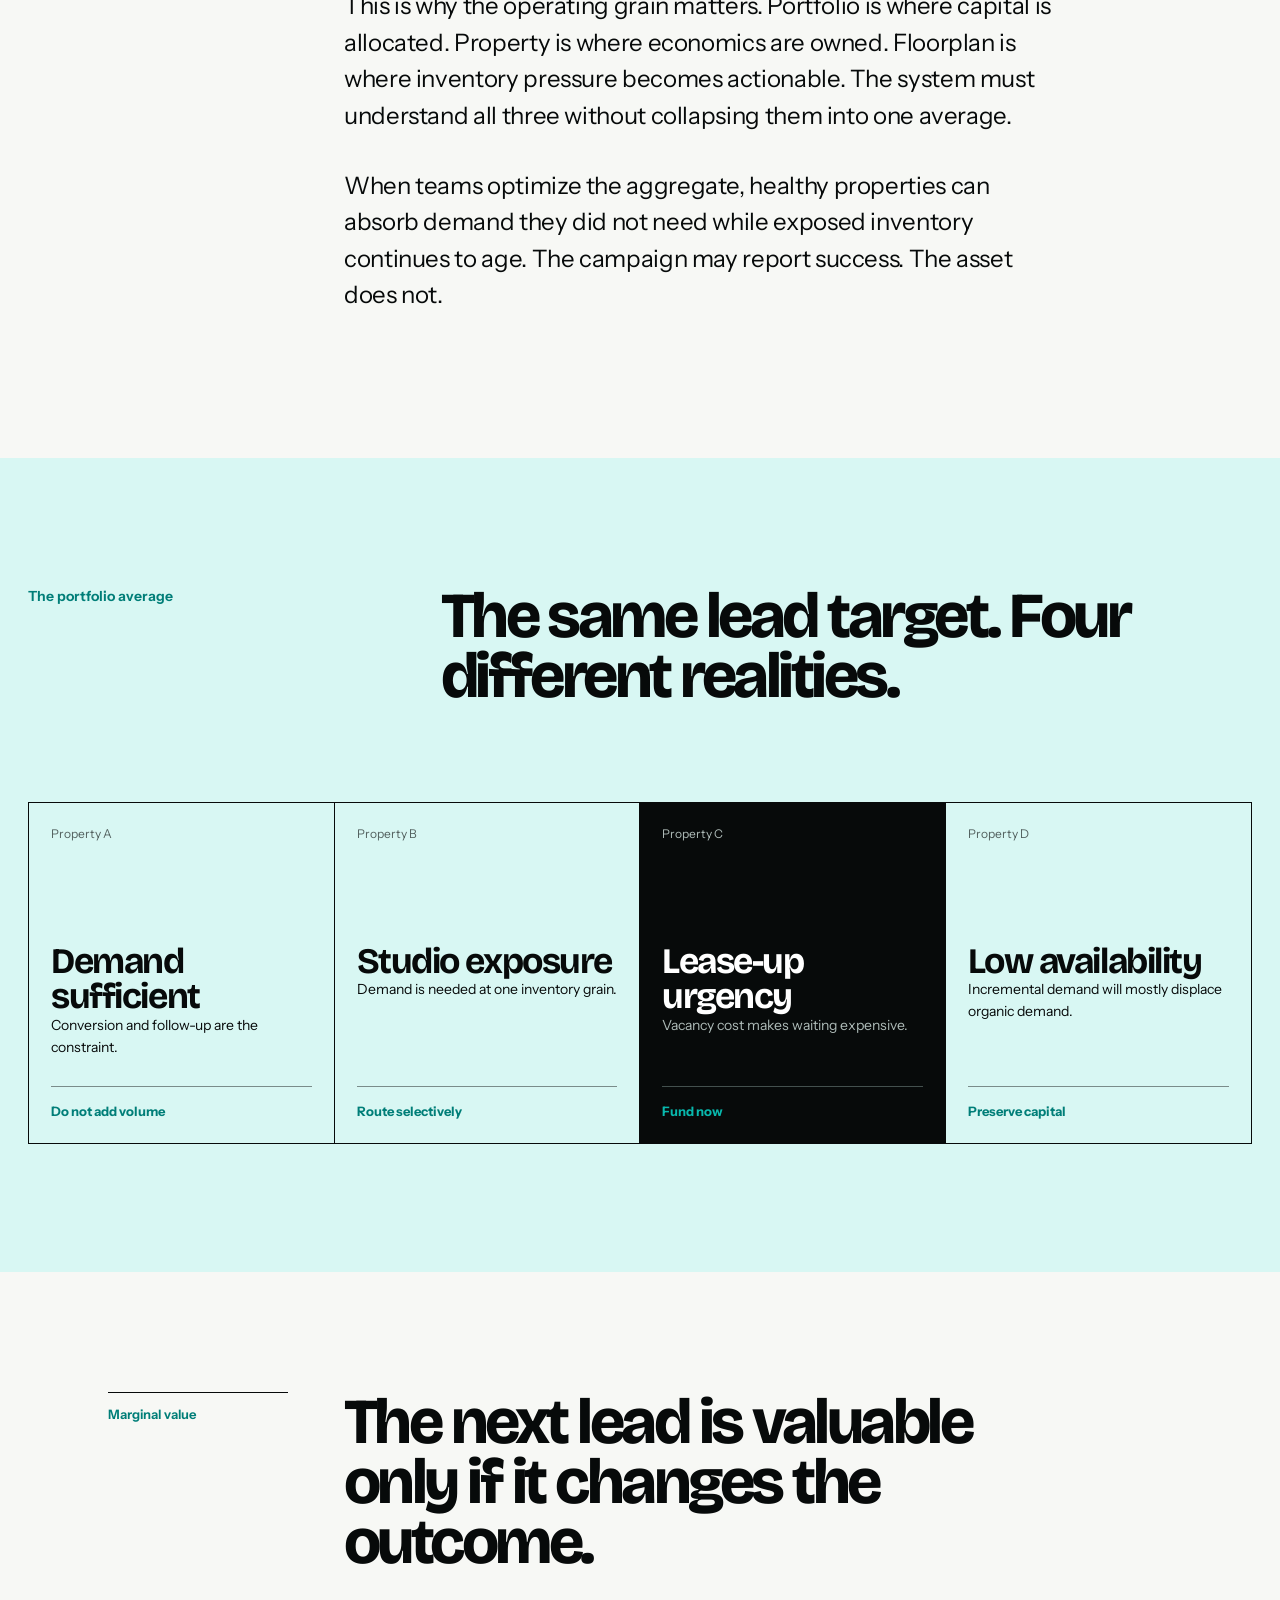
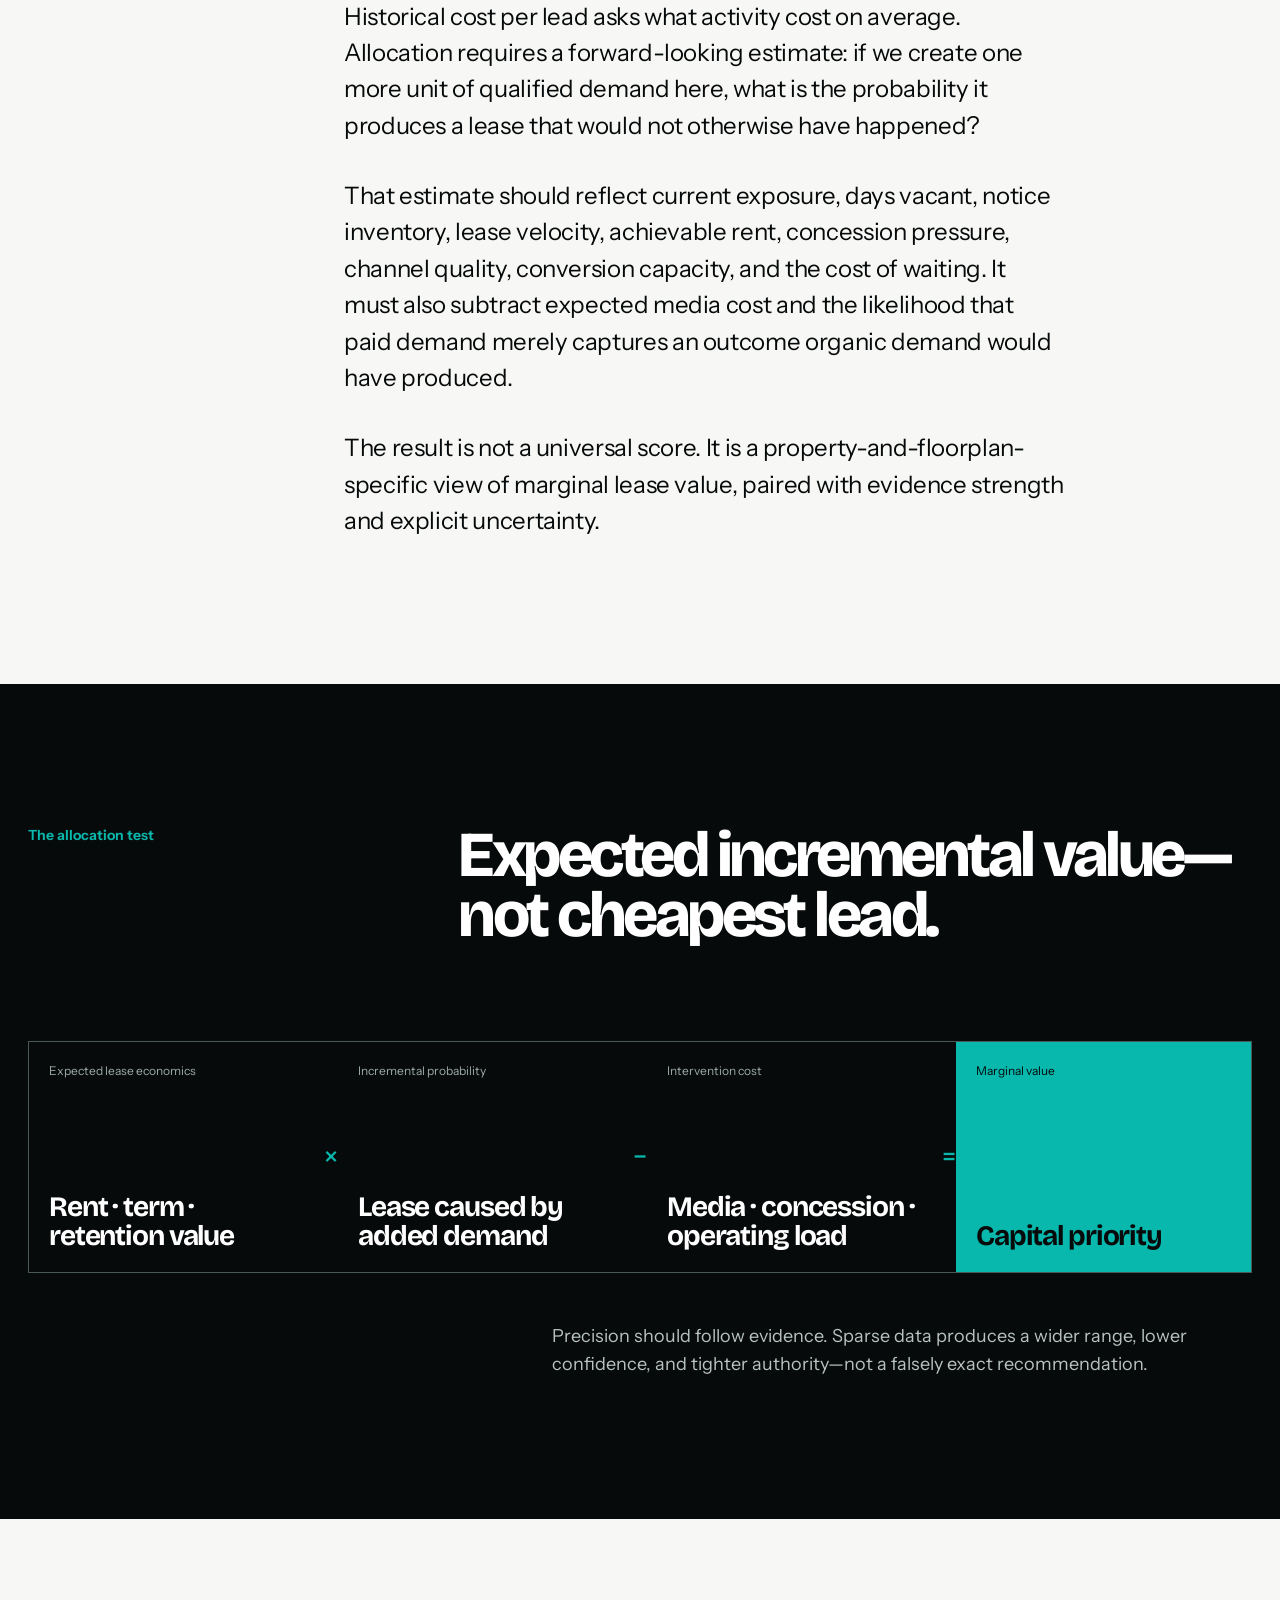
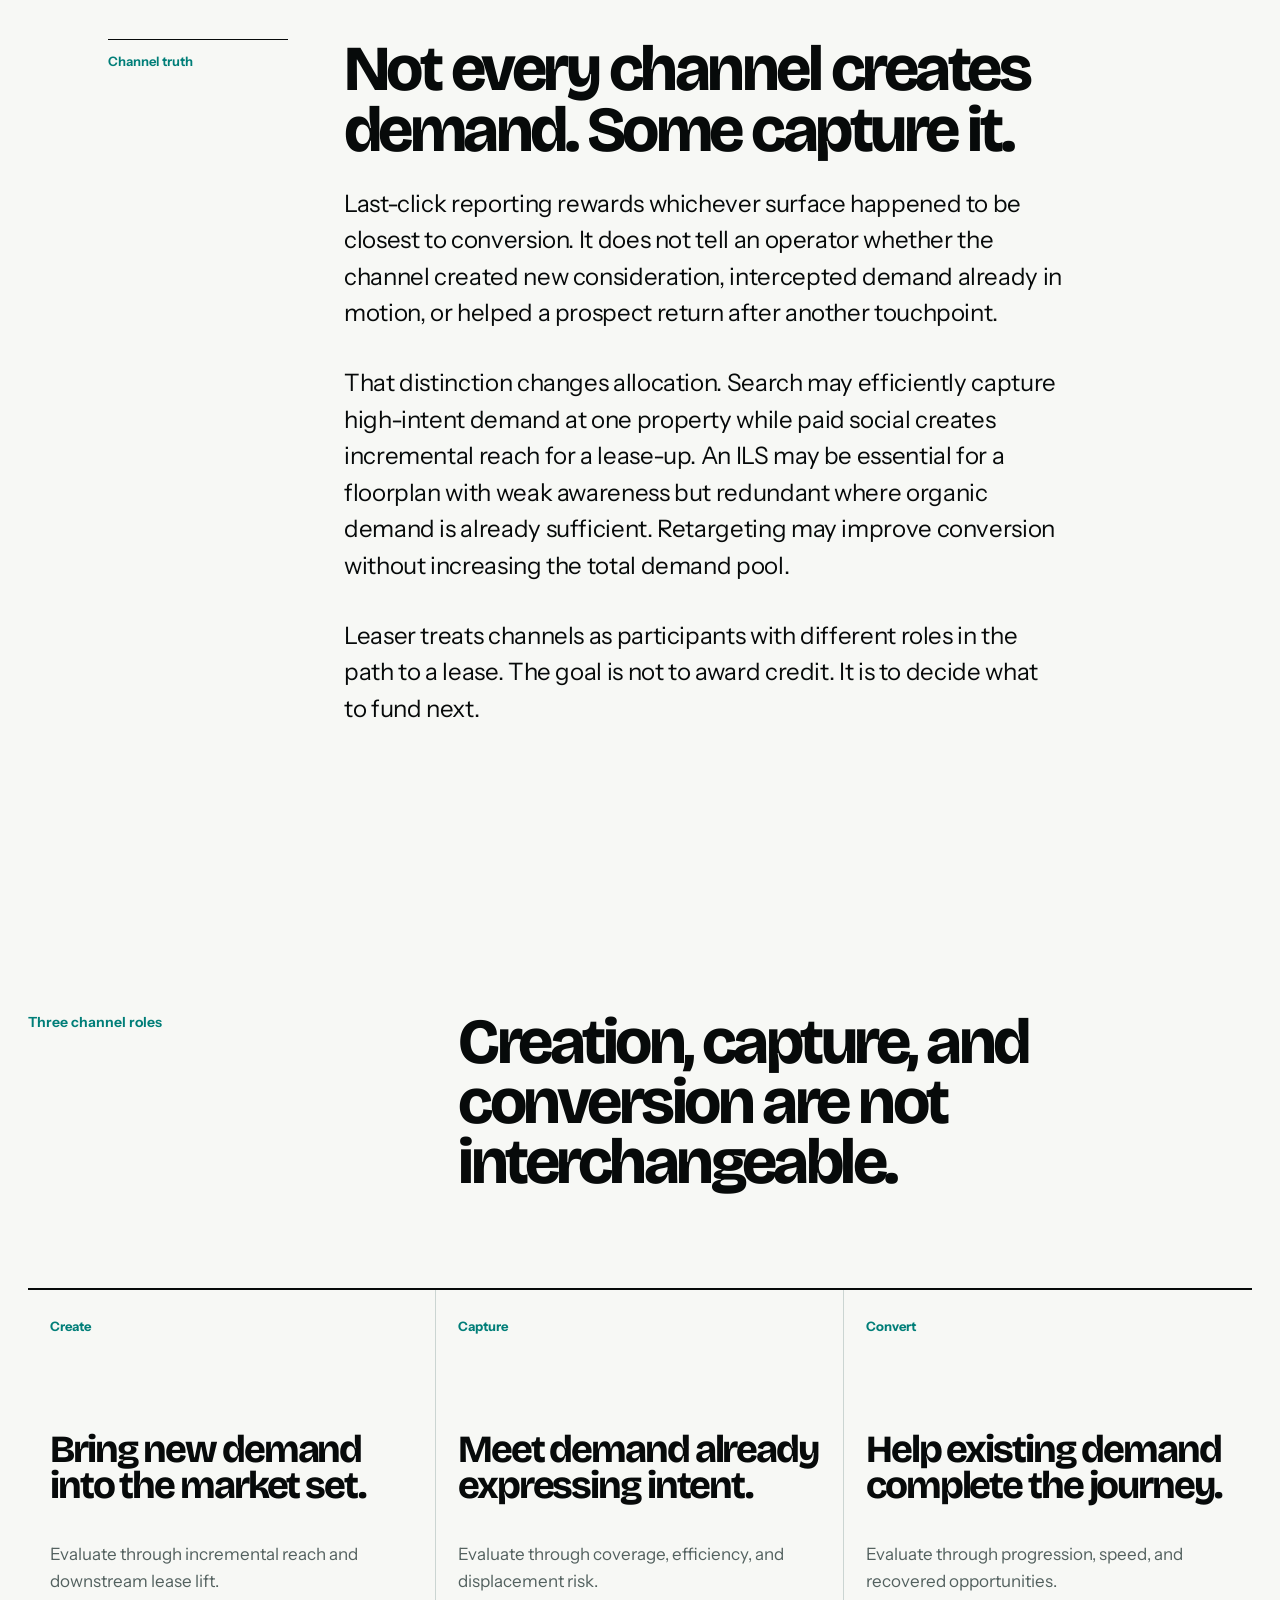
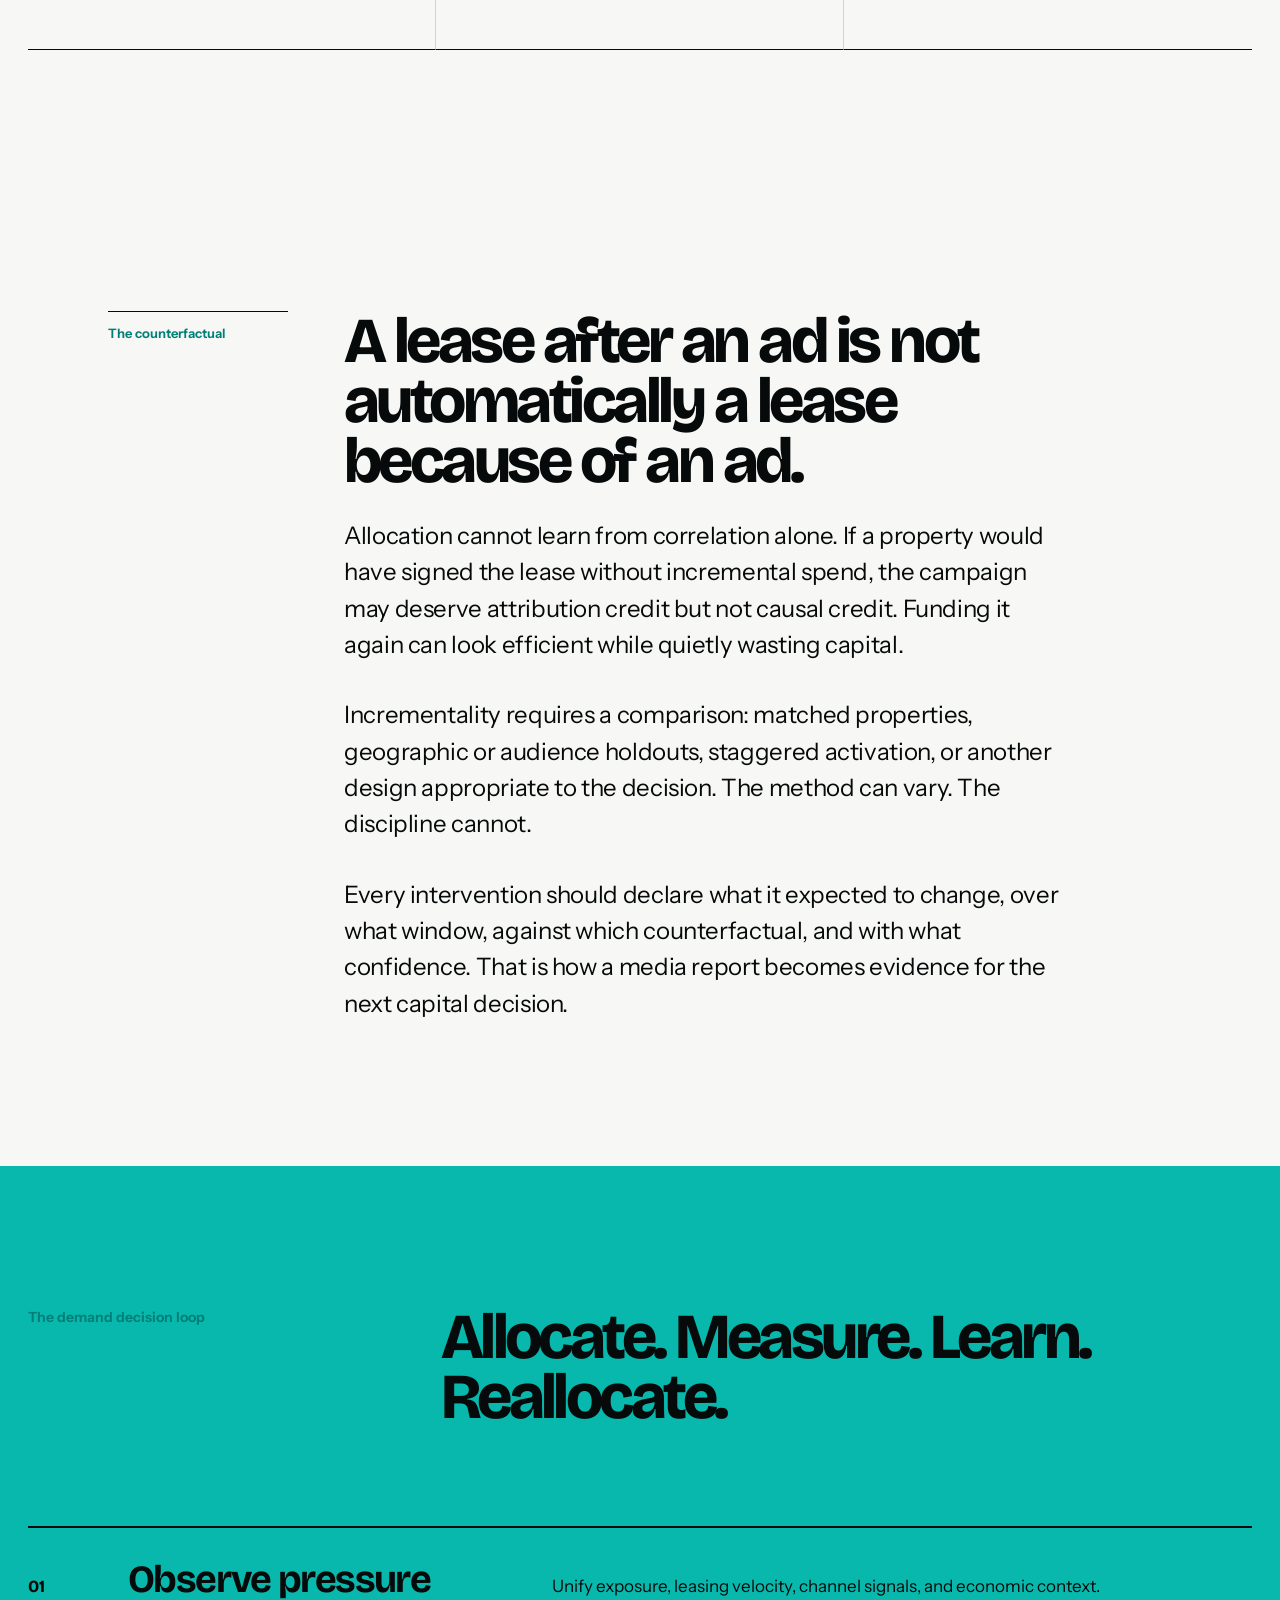
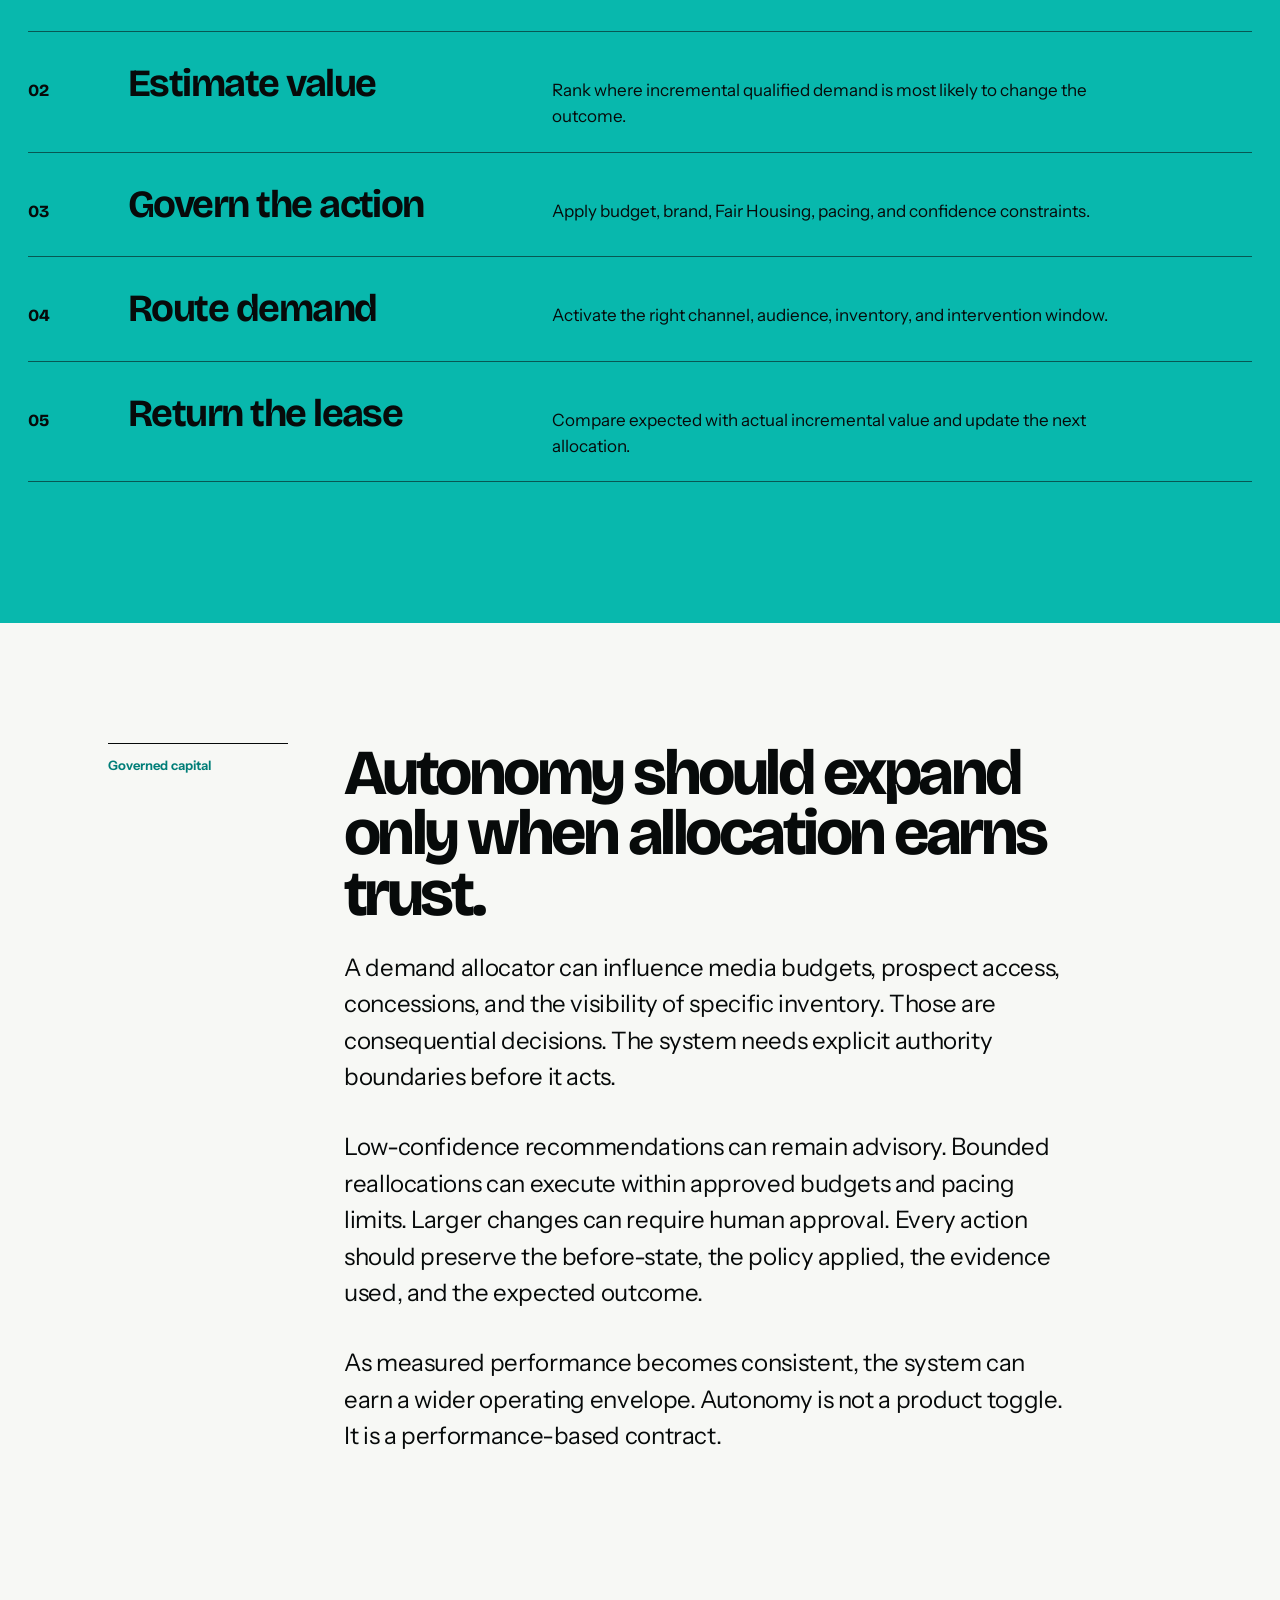
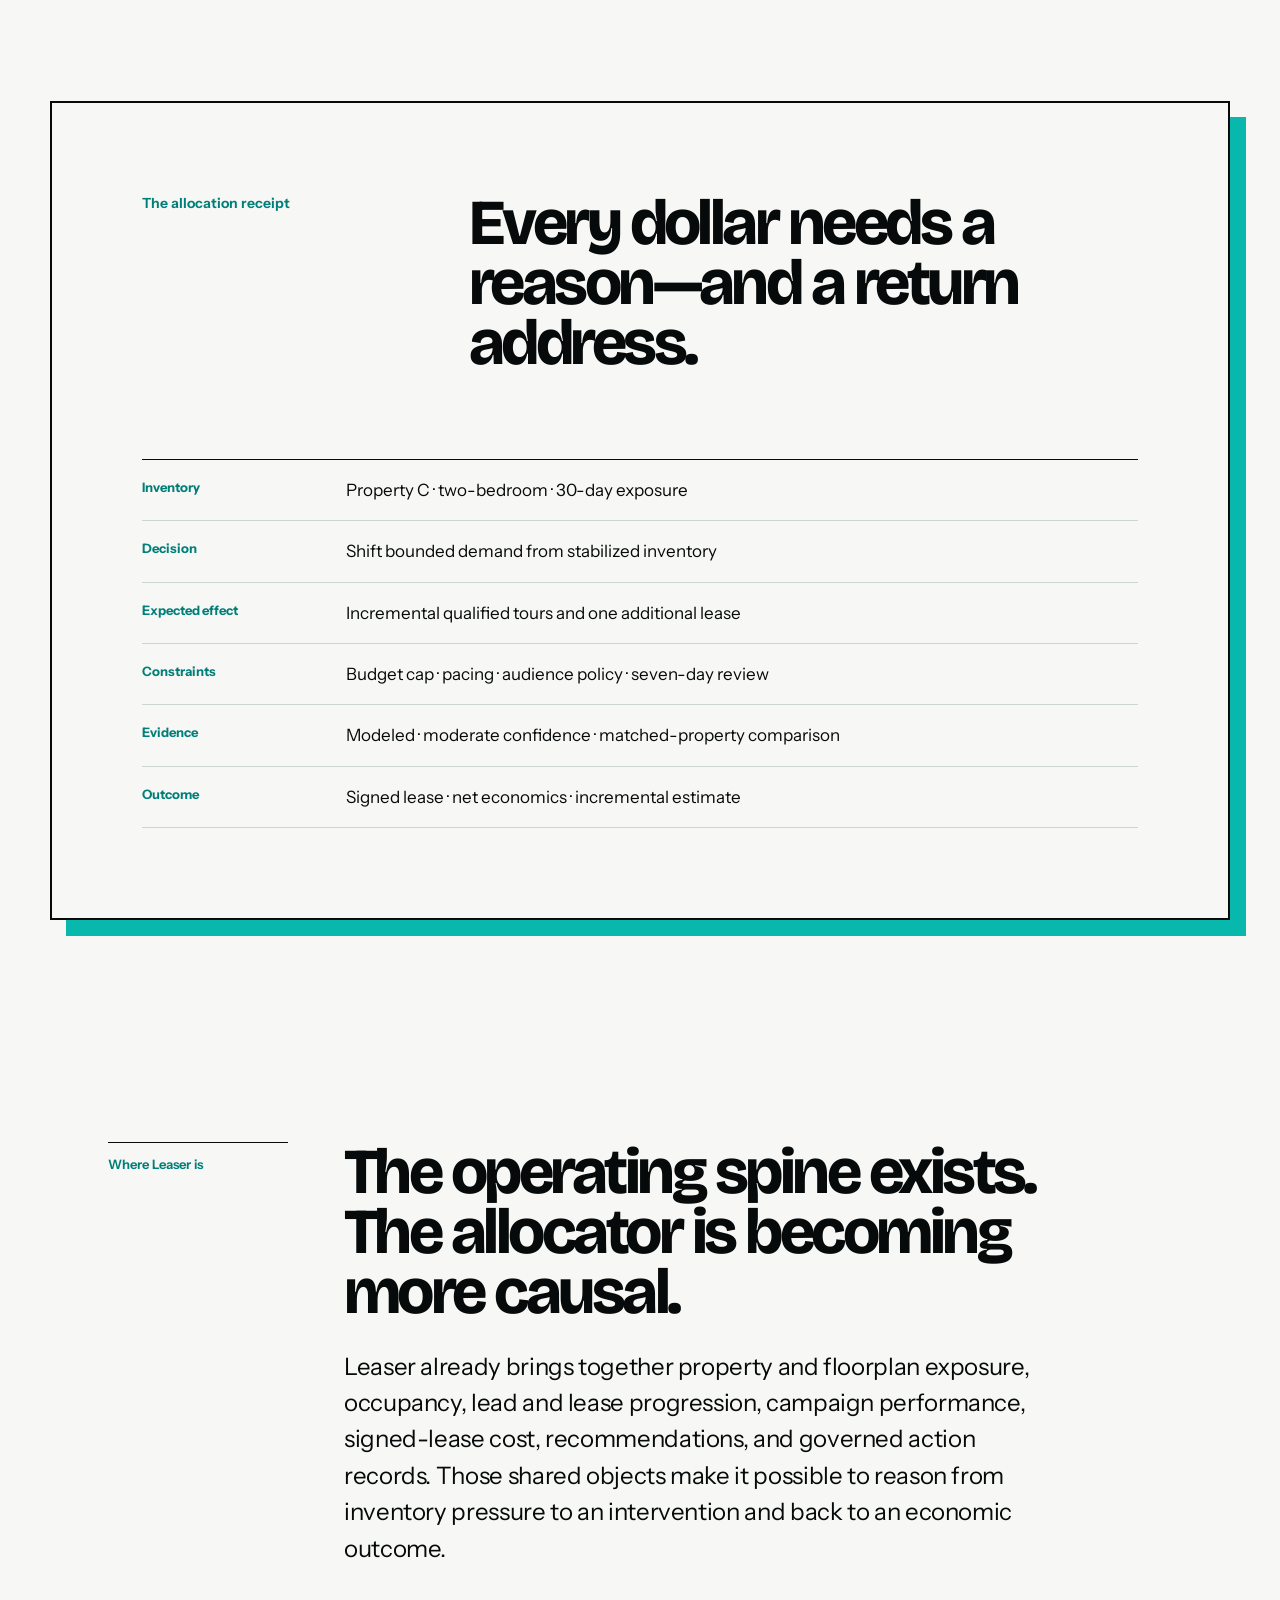
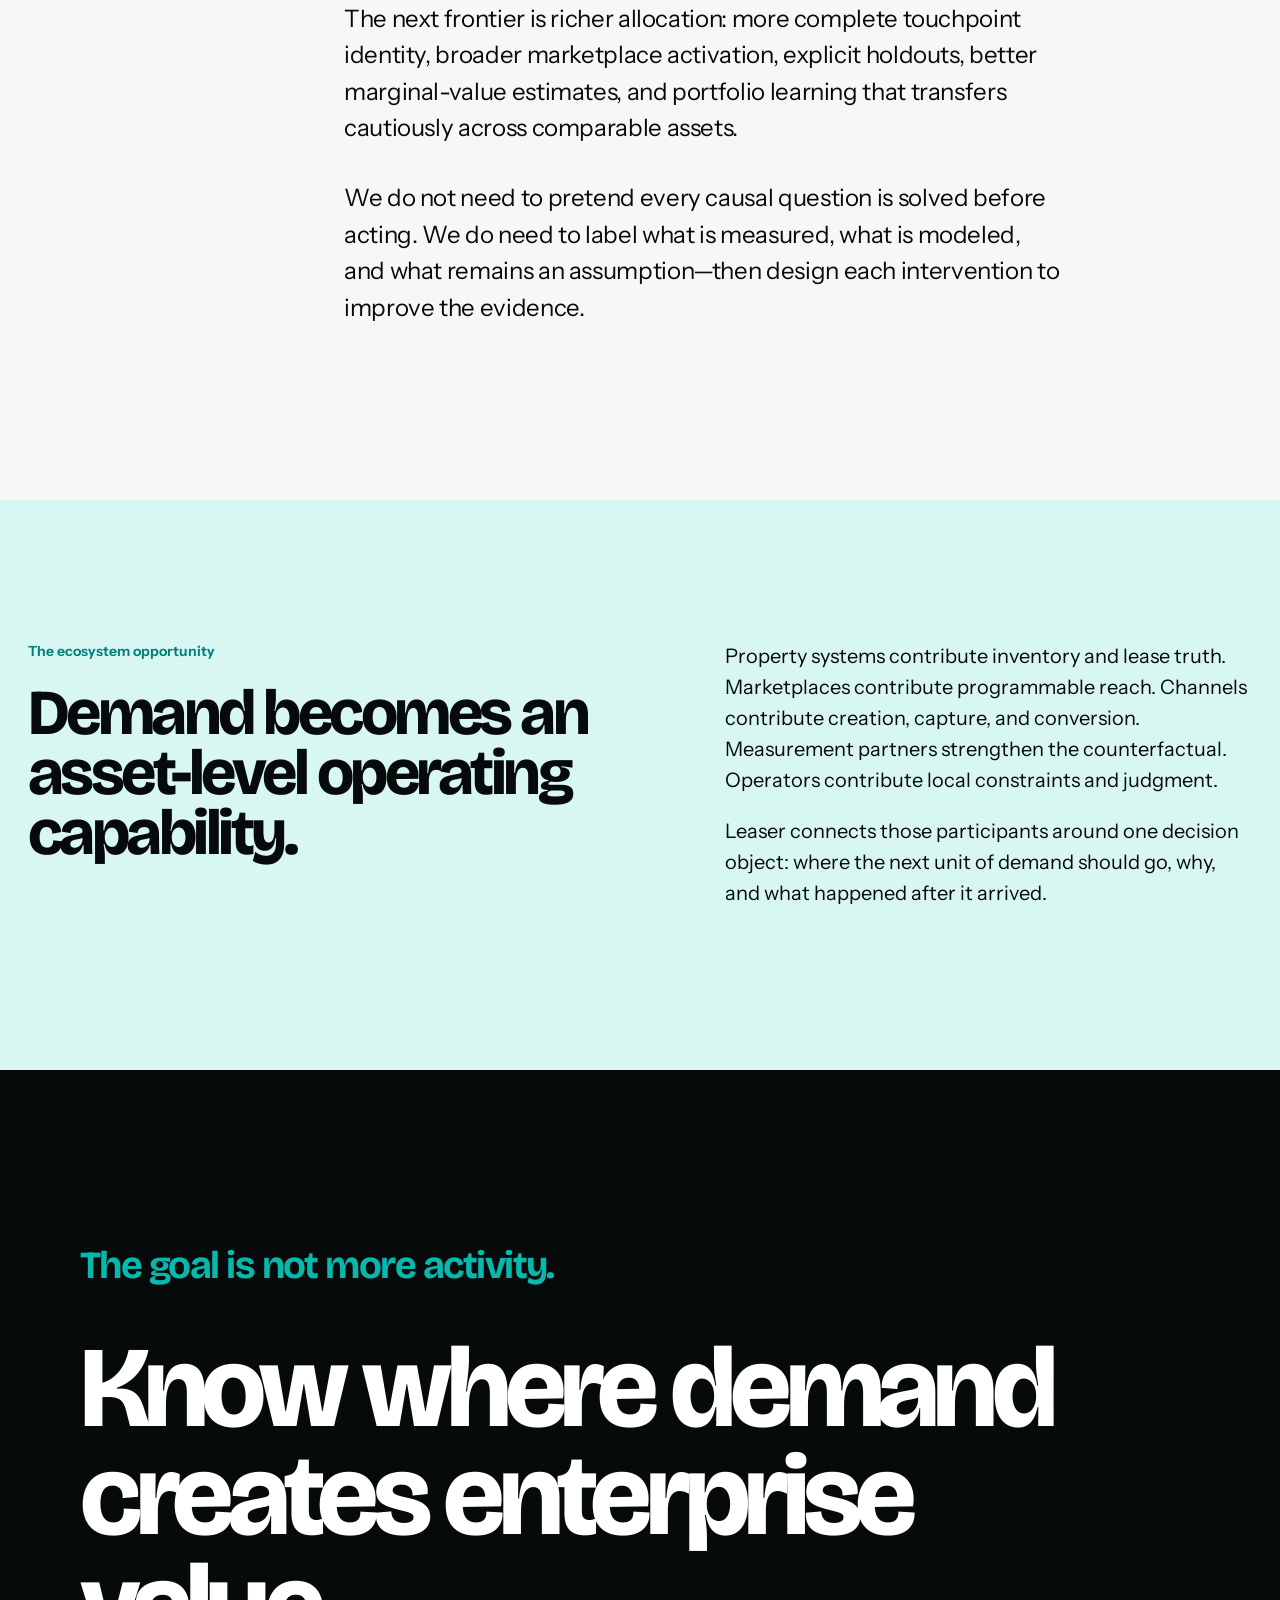
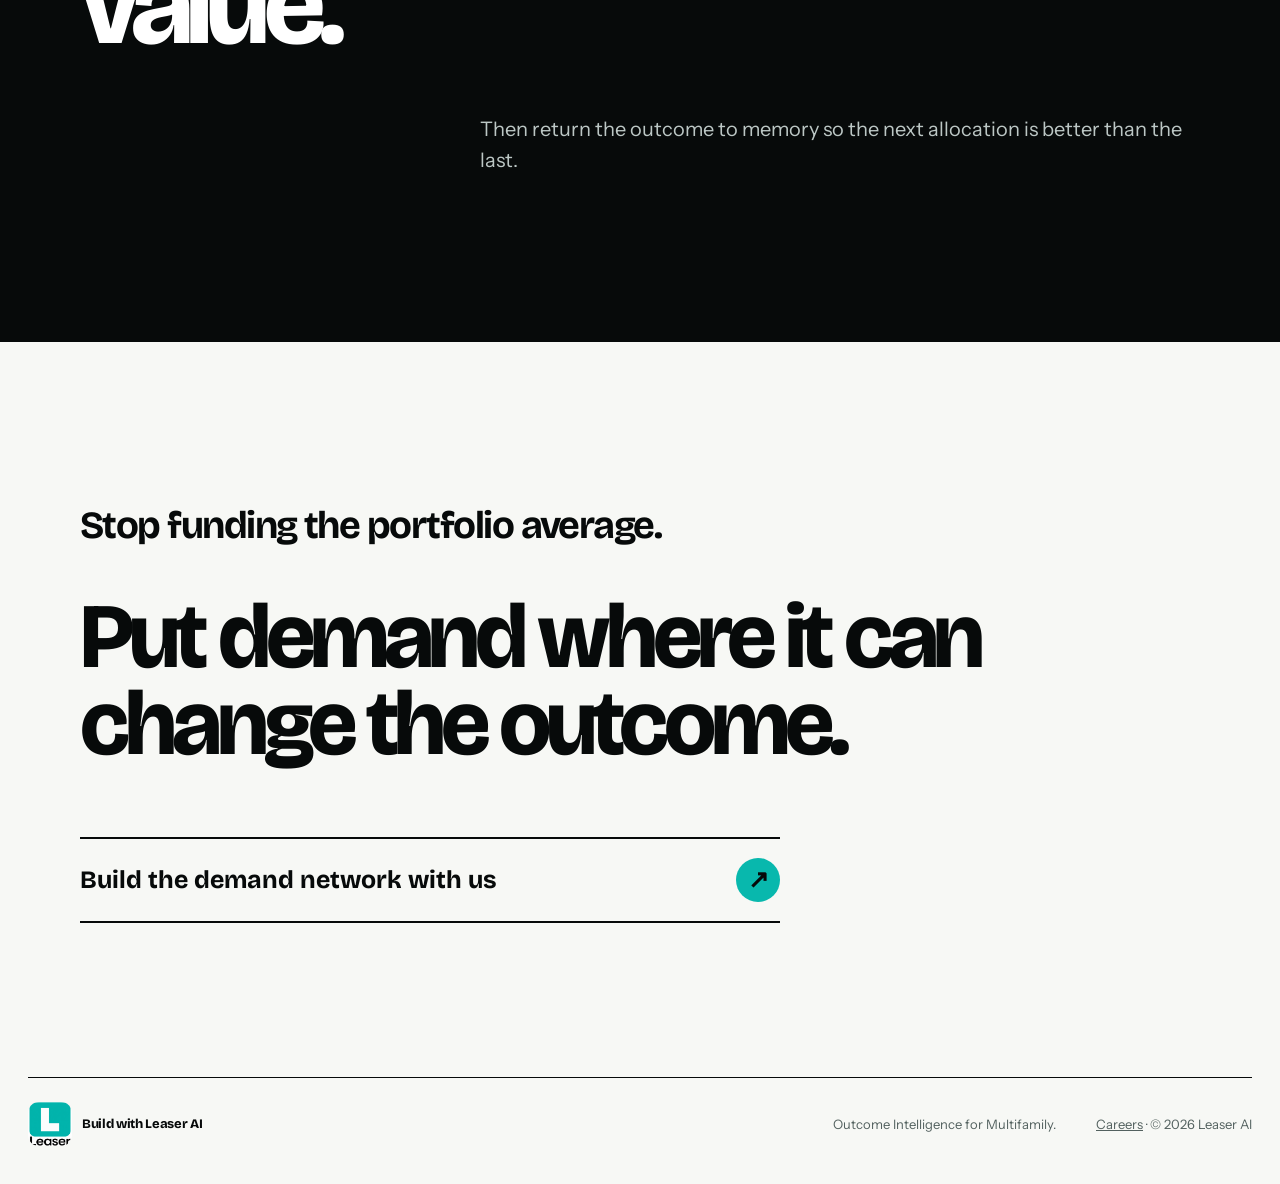
<file: insights/stop-buying-more-leads/index.html>
<!doctype html>
<html lang="en">
  <head>
    <meta charset="utf-8" />
    <meta name="viewport" content="width=device-width, initial-scale=1" />
    <title>Stop buying more leads. Start allocating demand. | Build with Leaser AI</title>
    <meta name="description" content="Why multifamily needs to allocate demand by inventory pressure, marginal lease value, and measured incrementality—not optimize for portfolio-wide lead volume." />
    <meta name="theme-color" content="#08b8ad" />
    <meta name="author" content="Amit Rathore" />
    <meta name="robots" content="index, follow" />
    <link rel="canonical" href="https://build.leaserai.com/insights/stop-buying-more-leads/" />
    <link rel="icon" href="../../favicon.svg" type="image/svg+xml" />
    <link rel="apple-touch-icon" href="../../assets/leaser-vertical-logo.png" />
    <link rel="manifest" href="../../site.webmanifest" />
    <link rel="preconnect" href="https://fonts.googleapis.com" />
    <link rel="preconnect" href="https://fonts.gstatic.com" crossorigin />
    <link href="https://fonts.googleapis.com/css2?family=Bricolage+Grotesque:opsz,wdth,wght@12..96,75..100,400..800&amp;family=Instrument+Sans:wdth,wght@75..100,400..700&amp;display=swap" rel="stylesheet" />
    <link rel="stylesheet" href="../../styles.css" />

    <meta property="og:type" content="article" />
    <meta property="og:site_name" content="Build with Leaser AI" />
    <meta property="og:url" content="https://build.leaserai.com/insights/stop-buying-more-leads/" />
    <meta property="og:title" content="Stop buying more leads. Start allocating demand." />
    <meta property="og:description" content="Lead volume is not the objective. The next unit of demand should go where it can create the most profitable lease value." />
    <meta property="og:image" content="https://build.leaserai.com/assets/demand-allocation-og.png" />
    <meta property="og:image:width" content="1729" />
    <meta property="og:image:height" content="910" />
    <meta property="og:image:alt" content="A luminous demand stream enters a glass switchyard and is allocated toward multifamily properties" />
    <meta property="article:author" content="https://linkedin.com/in/amitrathore" />
    <meta property="article:published_time" content="2026-09-07" />
    <meta name="twitter:card" content="summary_large_image" />
    <meta name="twitter:title" content="Stop buying more leads. Start allocating demand." />
    <meta name="twitter:description" content="The next unit of demand should go where it can create the most profitable lease value." />
    <meta name="twitter:image" content="https://build.leaserai.com/assets/demand-allocation-og.png" />

    <script type="application/ld+json">
      {
        "@context": "https://schema.org",
        "@type": "TechArticle",
        "headline": "Stop buying more leads. Start allocating demand.",
        "description": "Why multifamily needs to allocate demand by inventory pressure, marginal lease value, and measured incrementality.",
        "author": {
          "@type": "Person",
          "name": "Amit Rathore",
          "url": "https://linkedin.com/in/amitrathore"
        },
        "publisher": { "@type": "Organization", "name": "Leaser AI", "url": "https://leaserai.com/" },
        "datePublished": "2026-09-07",
        "dateModified": "2026-09-07",
        "mainEntityOfPage": "https://build.leaserai.com/insights/stop-buying-more-leads/",
        "image": "https://build.leaserai.com/assets/demand-allocation-og.png"
      }
    </script>
  </head>
  <body class="allocation-page">
    <a class="skip-link" href="#article">Skip to article</a>

    <header class="site-header">
      <a class="brand" href="../../" aria-label="Build with Leaser AI home">
        <img src="../../assets/leaser-vertical-logo.png" alt="Leaser" width="52" height="52" />
        <span>Build with Leaser AI</span>
      </a>
      <nav aria-label="Primary navigation">
        <a href="../../#insights">Insights</a>
        <a href="#allocation-loop">The Loop</a>
        <a href="../../#ecosystem">Ecosystem</a>
        <a href="../../careers/">Careers</a>
      </nav>
      <a class="header-cta" href="mailto:leasing@leaserai.com?subject=Build%20with%20Leaser">Build with us</a>
    </header>

    <main id="top">
      <article id="article">
        <header class="hero allocation-hero">
          <div class="hero-copy">
            <a class="article-back" href="../../#insights">← All Insights</a>
            <p class="issue">Leaser decisions / Field note 005</p>
            <h1>Stop buying more leads. Start allocating demand.</h1>
            <p class="dek">The next unit of demand should go where it can create the most profitable lease value—not where a campaign can generate the cheapest activity.</p>
            <div class="article-meta">
              <a href="https://linkedin.com/in/amitrathore" rel="author external">Amit Rathore <span aria-hidden="true">↗</span></a>
              <time datetime="2026-09-07">September 7, 2026</time>
              <span>10 minute read</span>
              <span>Demand intelligence</span>
            </div>
          </div>
          <figure class="hero-art allocation-hero-art">
            <img src="../../assets/demand-allocation-art.png" alt="A luminous demand stream enters a glass switchyard and is routed toward multifamily properties" width="1729" height="910" fetchpriority="high" />
            <figcaption>One demand pool. Different marginal value.</figcaption>
          </figure>
        </header>

        <section class="opening article-grid">
          <aside class="margin-note">The misdiagnosis</aside>
          <div class="prose lead">
            <p>When leasing performance softens, the default response is remarkably consistent: buy more leads.</p>
            <p>The diagnosis feels intuitive. More inquiries should create more tours. More tours should create more applications. More applications should create more leases. So teams add spend, activate another channel, or press every property to increase lead volume.</p>
            <p>But a portfolio does not experience demand as an average. One property may have enough demand and poor follow-up. Another may have healthy occupancy but one exposed floorplan. A third may face a real demand deficit that justifies incremental spend. Buying more leads everywhere treats three different operating problems as one.</p>
            <p>The better question is not <em>How do we get more leads?</em> It is <em>Where will the next unit of demand create the most economic value?</em></p>
          </div>
        </section>

        <section class="allocation-thesis" aria-label="Article thesis">
          <p>Lead volume is an activity.</p>
          <blockquote>Demand allocation is a decision.</blockquote>
          <p>The outcome is a profitable signed lease.</p>
        </section>

        <section class="article-grid">
          <aside class="margin-note">The wrong unit</aside>
          <div class="prose">
            <h2>A portfolio-wide lead count hides the decision that matters.</h2>
            <p>Demand becomes useful only when it reaches specific inventory at the right moment. A lead for a two-bedroom at a stabilized property cannot solve exposure in studios across town. A prospect arriving after the concession window closes does not have the same value as one arriving while vacancy cost is compounding.</p>
            <p>This is why the operating grain matters. Portfolio is where capital is allocated. Property is where economics are owned. Floorplan is where inventory pressure becomes actionable. The system must understand all three without collapsing them into one average.</p>
            <p>When teams optimize the aggregate, healthy properties can absorb demand they did not need while exposed inventory continues to age. The campaign may report success. The asset does not.</p>
          </div>
        </section>

        <section class="portfolio-blindspot" aria-labelledby="blindspot-title">
          <header>
            <p class="section-kicker">The portfolio average</p>
            <h2 id="blindspot-title">The same lead target. Four different realities.</h2>
          </header>
          <div class="pressure-board">
            <article><span>Property A</span><strong>Demand sufficient</strong><p>Conversion and follow-up are the constraint.</p><b>Do not add volume</b></article>
            <article><span>Property B</span><strong>Studio exposure</strong><p>Demand is needed at one inventory grain.</p><b>Route selectively</b></article>
            <article class="pressure-high"><span>Property C</span><strong>Lease-up urgency</strong><p>Vacancy cost makes waiting expensive.</p><b>Fund now</b></article>
            <article><span>Property D</span><strong>Low availability</strong><p>Incremental demand will mostly displace organic demand.</p><b>Preserve capital</b></article>
          </div>
        </section>

        <section class="article-grid">
          <aside class="margin-note">Marginal value</aside>
          <div class="prose">
            <h2>The next lead is valuable only if it changes the outcome.</h2>
            <p>Historical cost per lead asks what activity cost on average. Allocation requires a forward-looking estimate: if we create one more unit of qualified demand here, what is the probability it produces a lease that would not otherwise have happened?</p>
            <p>That estimate should reflect current exposure, days vacant, notice inventory, lease velocity, achievable rent, concession pressure, channel quality, conversion capacity, and the cost of waiting. It must also subtract expected media cost and the likelihood that paid demand merely captures an outcome organic demand would have produced.</p>
            <p>The result is not a universal score. It is a property-and-floorplan-specific view of marginal lease value, paired with evidence strength and explicit uncertainty.</p>
          </div>
        </section>

        <section class="marginal-value" aria-labelledby="value-title">
          <div>
            <p class="section-kicker">The allocation test</p>
            <h2 id="value-title">Expected incremental value—not cheapest lead.</h2>
          </div>
          <div class="value-equation" aria-label="Components of expected incremental lease value">
            <div><span>Expected lease economics</span><strong>Rent · term · retention value</strong></div>
            <i aria-hidden="true">×</i>
            <div><span>Incremental probability</span><strong>Lease caused by added demand</strong></div>
            <i aria-hidden="true">−</i>
            <div><span>Intervention cost</span><strong>Media · concession · operating load</strong></div>
            <i aria-hidden="true">=</i>
            <div class="value-result"><span>Marginal value</span><strong>Capital priority</strong></div>
          </div>
          <p>Precision should follow evidence. Sparse data produces a wider range, lower confidence, and tighter authority—not a falsely exact recommendation.</p>
        </section>

        <section class="article-grid">
          <aside class="margin-note">Channel truth</aside>
          <div class="prose">
            <h2>Not every channel creates demand. Some capture it.</h2>
            <p>Last-click reporting rewards whichever surface happened to be closest to conversion. It does not tell an operator whether the channel created new consideration, intercepted demand already in motion, or helped a prospect return after another touchpoint.</p>
            <p>That distinction changes allocation. Search may efficiently capture high-intent demand at one property while paid social creates incremental reach for a lease-up. An ILS may be essential for a floorplan with weak awareness but redundant where organic demand is already sufficient. Retargeting may improve conversion without increasing the total demand pool.</p>
            <p>Leaser treats channels as participants with different roles in the path to a lease. The goal is not to award credit. It is to decide what to fund next.</p>
          </div>
        </section>

        <section class="channel-roles" aria-labelledby="roles-title-005">
          <header>
            <p class="section-kicker">Three channel roles</p>
            <h2 id="roles-title-005">Creation, capture, and conversion are not interchangeable.</h2>
          </header>
          <div>
            <article><span>Create</span><h3>Bring new demand into the market set.</h3><p>Evaluate through incremental reach and downstream lease lift.</p></article>
            <article><span>Capture</span><h3>Meet demand already expressing intent.</h3><p>Evaluate through coverage, efficiency, and displacement risk.</p></article>
            <article><span>Convert</span><h3>Help existing demand complete the journey.</h3><p>Evaluate through progression, speed, and recovered opportunities.</p></article>
          </div>
        </section>

        <section class="article-grid">
          <aside class="margin-note">The counterfactual</aside>
          <div class="prose">
            <h2>A lease after an ad is not automatically a lease because of an ad.</h2>
            <p>Allocation cannot learn from correlation alone. If a property would have signed the lease without incremental spend, the campaign may deserve attribution credit but not causal credit. Funding it again can look efficient while quietly wasting capital.</p>
            <p>Incrementality requires a comparison: matched properties, geographic or audience holdouts, staggered activation, or another design appropriate to the decision. The method can vary. The discipline cannot.</p>
            <p>Every intervention should declare what it expected to change, over what window, against which counterfactual, and with what confidence. That is how a media report becomes evidence for the next capital decision.</p>
          </div>
        </section>

        <section class="allocation-loop" id="allocation-loop" aria-labelledby="allocation-loop-title">
          <header>
            <p class="section-kicker">The demand decision loop</p>
            <h2 id="allocation-loop-title">Allocate. Measure. Learn. Reallocate.</h2>
          </header>
          <ol>
            <li><span>01</span><strong>Observe pressure</strong><p>Unify exposure, leasing velocity, channel signals, and economic context.</p></li>
            <li><span>02</span><strong>Estimate value</strong><p>Rank where incremental qualified demand is most likely to change the outcome.</p></li>
            <li><span>03</span><strong>Govern the action</strong><p>Apply budget, brand, Fair Housing, pacing, and confidence constraints.</p></li>
            <li><span>04</span><strong>Route demand</strong><p>Activate the right channel, audience, inventory, and intervention window.</p></li>
            <li><span>05</span><strong>Return the lease</strong><p>Compare expected with actual incremental value and update the next allocation.</p></li>
          </ol>
        </section>

        <section class="article-grid">
          <aside class="margin-note">Governed capital</aside>
          <div class="prose">
            <h2>Autonomy should expand only when allocation earns trust.</h2>
            <p>A demand allocator can influence media budgets, prospect access, concessions, and the visibility of specific inventory. Those are consequential decisions. The system needs explicit authority boundaries before it acts.</p>
            <p>Low-confidence recommendations can remain advisory. Bounded reallocations can execute within approved budgets and pacing limits. Larger changes can require human approval. Every action should preserve the before-state, the policy applied, the evidence used, and the expected outcome.</p>
            <p>As measured performance becomes consistent, the system can earn a wider operating envelope. Autonomy is not a product toggle. It is a performance-based contract.</p>
          </div>
        </section>

        <section class="decision-receipt" aria-labelledby="receipt-title-005">
          <div>
            <p class="section-kicker">The allocation receipt</p>
            <h2 id="receipt-title-005">Every dollar needs a reason—and a return address.</h2>
          </div>
          <dl>
            <div><dt>Inventory</dt><dd>Property C · two-bedroom · 30-day exposure</dd></div>
            <div><dt>Decision</dt><dd>Shift bounded demand from stabilized inventory</dd></div>
            <div><dt>Expected effect</dt><dd>Incremental qualified tours and one additional lease</dd></div>
            <div><dt>Constraints</dt><dd>Budget cap · pacing · audience policy · seven-day review</dd></div>
            <div><dt>Evidence</dt><dd>Modeled · moderate confidence · matched-property comparison</dd></div>
            <div><dt>Outcome</dt><dd>Signed lease · net economics · incremental estimate</dd></div>
          </dl>
        </section>

        <section class="article-grid honesty-section">
          <aside class="margin-note">Where Leaser is</aside>
          <div class="prose">
            <h2>The operating spine exists. The allocator is becoming more causal.</h2>
            <p>Leaser already brings together property and floorplan exposure, occupancy, lead and lease progression, campaign performance, signed-lease cost, recommendations, and governed action records. Those shared objects make it possible to reason from inventory pressure to an intervention and back to an economic outcome.</p>
            <p>The next frontier is richer allocation: more complete touchpoint identity, broader marketplace activation, explicit holdouts, better marginal-value estimates, and portfolio learning that transfers cautiously across comparable assets.</p>
            <p>We do not need to pretend every causal question is solved before acting. We do need to label what is measured, what is modeled, and what remains an assumption—then design each intervention to improve the evidence.</p>
          </div>
        </section>

        <section class="allocation-ecosystem">
          <div>
            <p class="section-kicker">The ecosystem opportunity</p>
            <h2>Demand becomes an asset-level operating capability.</h2>
          </div>
          <div>
            <p>Property systems contribute inventory and lease truth. Marketplaces contribute programmable reach. Channels contribute creation, capture, and conversion. Measurement partners strengthen the counterfactual. Operators contribute local constraints and judgment.</p>
            <p>Leaser connects those participants around one decision object: where the next unit of demand should go, why, and what happened after it arrived.</p>
          </div>
        </section>

        <section class="allocation-memory">
          <p>The goal is not more activity.</p>
          <h2>Know where demand creates enterprise value.</h2>
          <p>Then return the outcome to memory so the next allocation is better than the last.</p>
        </section>

        <section class="closing-manifesto allocation-close">
          <p>Stop funding the portfolio average.</p>
          <h2>Put demand where it can change the outcome.</h2>
          <a class="big-link" href="mailto:leasing@leaserai.com?subject=Build%20demand%20intelligence%20with%20Leaser">Build the demand network with us <span aria-hidden="true">↗</span></a>
        </section>
      </article>
    </main>

    <footer>
      <div class="footer-brand"><img src="../../assets/leaser-vertical-logo.png" alt="" width="44" height="44" /><span>Build with Leaser AI</span></div>
      <p>Outcome Intelligence for Multifamily.</p>
      <p><a href="../../careers/">Careers</a> · © <span id="year"></span> Leaser AI</p>
    </footer>
    <script src="../../script.js"></script>
  </body>
</html>
</file>
<file: styles.css>
:root {
  --teal: #08b8ad;
  --teal-deep: #007e78;
  --teal-pale: #d8f7f3;
  --ink: #070a0a;
  --paper: #f7f8f5;
  --white: #ffffff;
  --line: #cbd5d2;
  --muted: #53615f;
  --display: "Bricolage Grotesque", "Arial Narrow", sans-serif;
  --body: "Instrument Sans", Arial, sans-serif;
  --max: 1440px;
}

* { box-sizing: border-box; }
html { scroll-behavior: smooth; }
body {
  margin: 0;
  background: var(--paper);
  color: var(--ink);
  font-family: var(--body);
  font-size: 17px;
  line-height: 1.55;
  -webkit-font-smoothing: antialiased;
}
img { display: block; max-width: 100%; }
a { color: inherit; }
button { font: inherit; }
::selection { background: var(--teal); color: var(--ink); }

.skip-link {
  position: fixed;
  z-index: 100;
  top: 8px;
  left: 8px;
  transform: translateY(-150%);
  background: var(--ink);
  color: var(--white);
  padding: 10px 14px;
}
.skip-link:focus { transform: translateY(0); }

.site-header {
  position: relative;
  z-index: 10;
  max-width: var(--max);
  min-height: 76px;
  margin: 0 auto;
  padding: 12px 28px;
  display: grid;
  grid-template-columns: 1fr auto 1fr;
  align-items: center;
  border-bottom: 1px solid var(--ink);
}
.brand, .footer-brand {
  display: inline-flex;
  align-items: center;
  gap: 10px;
  width: max-content;
  font-family: var(--display);
  font-weight: 750;
  text-decoration: none;
  letter-spacing: -0.025em;
}
.brand img, .footer-brand img { border-radius: 11px; }
.site-header nav { display: flex; gap: 30px; }
.site-header nav a {
  font-size: 14px;
  font-weight: 600;
  text-decoration: none;
}
.site-header nav a:hover { color: var(--teal-deep); }
.header-cta {
  justify-self: end;
  background: var(--ink);
  color: var(--white);
  text-decoration: none;
  padding: 10px 15px;
  border: 1px solid var(--ink);
  border-radius: 999px;
  font-size: 14px;
  font-weight: 650;
}
.header-cta:hover { background: var(--teal); color: var(--ink); }

main { overflow: hidden; }
.home-hero {
  max-width: var(--max);
  min-height: calc(100vh - 76px);
  margin: 0 auto;
  padding: clamp(56px, 7vw, 100px) 28px 72px;
  display: grid;
  grid-template-columns: minmax(440px, .92fr) minmax(520px, 1.08fr);
  gap: clamp(24px, 4vw, 70px);
  align-items: center;
}
.home-hero h1 {
  max-width: 860px;
  margin-bottom: 34px;
  font-size: clamp(70px, 8.6vw, 142px);
  line-height: .84;
}
.home-dek {
  max-width: 620px;
  margin-bottom: 44px;
  font-family: var(--display);
  font-size: clamp(22px, 2vw, 31px);
  line-height: 1.15;
  letter-spacing: -.03em;
}
.text-link {
  display: inline-flex;
  align-items: center;
  gap: 14px;
  padding-bottom: 8px;
  border-bottom: 2px solid var(--ink);
  font-family: var(--display);
  font-size: 18px;
  font-weight: 720;
  text-decoration: none;
}
.text-link span { color: var(--teal-deep); }
.home-hero-art { position: relative; margin: 0; }
.home-hero-art::before {
  content: "";
  position: absolute;
  z-index: -1;
  inset: -18px 22px 20px -18px;
  border: 1px solid var(--ink);
  border-radius: 48% 48% 10px 48%;
}
.home-hero-art img {
  width: 100%;
  min-height: 580px;
  aspect-ratio: .92 / 1;
  object-fit: cover;
  object-position: 67% center;
  border: 1px solid var(--ink);
  border-radius: 48% 48% 10px 48%;
}
.home-hero-art figcaption {
  display: grid;
  grid-template-columns: repeat(3, 1fr);
  gap: 6px;
  margin-top: 14px;
  font-size: 12px;
  font-weight: 650;
}
.home-hero-art figcaption span:nth-child(2) { text-align: center; }
.home-hero-art figcaption span:last-child { text-align: right; color: var(--teal-deep); }

.home-intro {
  padding: clamp(90px, 10vw, 145px) max(28px, calc((100vw - 1280px) / 2));
  display: grid;
  grid-template-columns: 1.08fr .92fr;
  gap: clamp(55px, 9vw, 135px);
  align-items: start;
  border-top: 1px solid var(--ink);
}
.home-intro-heading h2 {
  max-width: 790px;
  margin: 0;
  font-size: clamp(50px, 6vw, 90px);
}
.home-intro-copy {
  max-width: 650px;
  padding-top: 39px;
  border-top: 1px solid var(--ink);
}
.home-intro-copy p { font-size: 19px; }
.home-intro-copy p + p { margin-top: 28px; color: var(--muted); }
.home-intro-copy .text-link { margin-top: 24px; }

.insights-index {
  padding: clamp(90px, 10vw, 150px) max(28px, calc((100vw - 1280px) / 2));
  border-top: 1px solid var(--ink);
}
.index-heading {
  display: grid;
  grid-template-columns: 1fr 2.25fr;
  gap: 48px;
  align-items: start;
  margin-bottom: 72px;
}
.index-heading h2 { max-width: 960px; margin-bottom: 0; }
.featured-insight {
  display: grid;
  grid-template-columns: 1.1fr .9fr;
  min-height: 560px;
  background: var(--ink);
  color: var(--white);
  text-decoration: none;
  overflow: hidden;
}
.featured-art { position: relative; min-height: 480px; overflow: hidden; }
.featured-art::after {
  content: "";
  position: absolute;
  inset: 0;
  background: linear-gradient(90deg, transparent 65%, rgba(7,10,10,.22));
  pointer-events: none;
}
.featured-art img { width: 100%; height: 100%; object-fit: cover; }
.featured-art > span {
  position: absolute;
  z-index: 1;
  top: 24px;
  left: 24px;
  width: 66px;
  height: 66px;
  display: grid;
  place-items: center;
  border-radius: 50%;
  background: var(--teal);
  color: var(--ink);
  font-family: var(--display);
  font-size: 20px;
  font-weight: 760;
}
.featured-copy {
  display: flex;
  flex-direction: column;
  justify-content: center;
  padding: clamp(38px, 5vw, 76px);
}
.insight-meta { display: flex; flex-wrap: wrap; gap: 8px 16px; color: #a9b5b3; font-size: 12px; }
.featured-copy h3 { margin: 34px 0 26px; font-size: clamp(42px, 5vw, 74px); }
.featured-copy > p { max-width: 540px; color: #c1ccca; font-size: 18px; }
.read-label {
  display: flex;
  justify-content: space-between;
  align-items: center;
  margin-top: auto;
  padding-top: 22px;
  border-top: 1px solid #34403e;
  font-family: var(--display);
  font-weight: 700;
}
.read-label b { color: var(--teal); font-size: 24px; }
.featured-insight:hover .read-label { border-color: var(--teal); }

.forthcoming {
  display: grid;
  grid-template-columns: .68fr 1.32fr;
  gap: clamp(40px, 8vw, 120px);
  margin-top: 120px;
}
.forthcoming-intro h3 { max-width: 330px; margin: 0; }
.forthcoming-list { border-top: 1px solid var(--ink); }
.forthcoming-list article,
.forthcoming-list .published-row {
  display: grid;
  grid-template-columns: 150px minmax(0, 1fr) auto;
  gap: 28px;
  align-items: baseline;
  padding: 28px 0;
  border-bottom: 1px solid var(--line);
}
.forthcoming-list .published-row { color: var(--ink); text-decoration: none; }
.forthcoming-list .published-row:hover { background: var(--teal-pale); }
.forthcoming-list article > span,
.forthcoming-list article > p,
.forthcoming-list .published-row > span,
.forthcoming-list .published-row > p { margin: 0; color: var(--muted); font-size: 12px; }
.forthcoming-list h4 {
  margin: 0;
  font-family: var(--display);
  font-size: clamp(23px, 2.4vw, 34px);
  font-weight: 720;
  letter-spacing: -.04em;
  line-height: 1.04;
}
.forthcoming-list article > p,
.forthcoming-list .published-row > p { white-space: nowrap; }
.forthcoming-list .published-row > p { color: var(--teal-deep); font-weight: 700; }
.row-meta {
  display: grid;
  justify-items: end;
  gap: 3px;
  color: var(--muted);
  font-size: 12px;
  white-space: nowrap;
}
.row-meta span:first-child { color: var(--ink); font-weight: 700; }
.row-meta span:last-child { color: var(--teal-deep); font-weight: 700; }

.home-ecosystem {
  padding: clamp(90px, 10vw, 145px) max(28px, calc((100vw - 1280px) / 2));
  display: grid;
  grid-template-columns: 1.15fr .85fr;
  gap: 100px;
  align-items: end;
  background: var(--teal);
}
.home-ecosystem h2 { max-width: 820px; margin: 0; }
.home-ecosystem > div:last-child > p { max-width: 540px; font-size: 20px; }
.big-link.inverted { border-color: var(--ink); }
.big-link.inverted span { background: var(--paper); }

.home-careers {
  padding: clamp(90px, 10vw, 145px) max(28px, calc((100vw - 1280px) / 2));
  display: grid;
  grid-template-columns: .72fr 1.28fr;
  gap: clamp(50px, 8vw, 120px);
  border-top: 1px solid var(--ink);
}
.home-careers h2 { max-width: 650px; }
.home-careers-copy > p { max-width: 720px; font-size: 20px; }
.career-rows { margin: 58px 0 42px; border-top: 1px solid var(--ink); }
.career-rows a {
  display: grid;
  grid-template-columns: 50px 1fr auto 30px;
  gap: 18px;
  align-items: center;
  padding: 24px 0;
  border-bottom: 1px solid var(--line);
  text-decoration: none;
}
.career-rows a:hover { background: var(--teal-pale); }
.career-rows span, .career-rows small { color: var(--muted); font-size: 12px; }
.career-rows strong { font-family: var(--display); font-size: clamp(23px, 2.2vw, 34px); letter-spacing: -.04em; line-height: 1; }
.career-rows b { color: var(--teal-deep); font-size: 24px; }

/* Careers — an engineering dossier, not a recruiting template. */
.careers-hero {
  min-height: 720px;
  padding: clamp(85px, 10vw, 150px) max(28px, calc((100vw - 1280px) / 2)) 80px;
  display: grid;
  grid-template-columns: 1.25fr .75fr;
  gap: clamp(48px, 8vw, 120px);
  align-items: end;
}
.careers-hero h1 { max-width: 960px; margin: 0; font-size: clamp(68px, 9.5vw, 145px); }
.careers-hero-copy { padding-bottom: 12px; border-top: 1px solid var(--ink); }
.careers-hero-copy p { margin: 22px 0 0; font-size: 19px; }

.outcome-path {
  padding: clamp(90px, 10vw, 145px) max(28px, calc((100vw - 1280px) / 2));
  background: var(--ink);
  color: var(--white);
}
.outcome-path .section-kicker { color: var(--teal); }
.outcome-path header { display: grid; grid-template-columns: .6fr 1.4fr; gap: 40px; }
.outcome-path header h2 { max-width: 880px; }
.outcome-path ol { display: grid; grid-template-columns: repeat(4, 1fr); margin: 70px 0 0; padding: 0; border: 1px solid #42504e; list-style: none; }
.outcome-path li { position: relative; min-height: 315px; padding: 22px; border-right: 1px solid #42504e; }
.outcome-path li:last-child { border: 0; background: var(--teal); color: var(--ink); }
.outcome-path li:not(:last-child)::after { content: "→"; position: absolute; top: 48%; right: -15px; z-index: 1; width: 28px; height: 28px; display: grid; place-items: center; border-radius: 50%; background: var(--teal); color: var(--ink); }
.outcome-path li > span { font-size: 12px; color: #9aaba8; }
.outcome-path li:last-child > span { color: var(--ink); }
.outcome-path strong { display: block; margin-top: 95px; font-family: var(--display); font-size: clamp(28px, 3vw, 42px); letter-spacing: -.04em; }
.outcome-path li p { margin: 12px 0 0; color: #bfc9c7; font-size: 14px; }
.outcome-path li:last-child p { color: var(--ink); }

.open-roles {
  padding: clamp(95px, 11vw, 160px) max(28px, calc((100vw - 1280px) / 2));
  background: var(--teal-pale);
}
.open-roles > header { display: grid; grid-template-columns: .62fr 1.38fr; gap: 48px; margin-bottom: 70px; }
.open-roles h2 { max-width: 900px; }
.role-ledger { border-top: 2px solid var(--ink); }
.role-ledger > a {
  display: grid;
  grid-template-columns: 70px 1fr 150px 40px;
  gap: 24px;
  align-items: start;
  padding: 34px 0 40px;
  border-bottom: 1px solid var(--ink);
  text-decoration: none;
}
.role-ledger > a:hover { background: var(--paper); }
.role-ledger .role-number { padding-top: 7px; font-family: var(--display); font-weight: 750; color: var(--teal-deep); }
.role-ledger h3 { max-width: 780px; margin: 0; font-size: clamp(36px, 5vw, 68px); }
.role-ledger p { max-width: 680px; margin: 18px 0 0; color: var(--muted); }
.role-ledger small { padding-top: 9px; color: var(--muted); }
.role-ledger b { color: var(--teal-deep); font-size: 30px; }

.career-principles {
  padding: clamp(95px, 11vw, 160px) max(28px, calc((100vw - 1280px) / 2));
  display: grid;
  grid-template-columns: .82fr 1.18fr;
  gap: clamp(55px, 9vw, 130px);
}
.career-principles ul { margin: 0; padding: 0; border-top: 1px solid var(--ink); list-style: none; }
.career-principles li { display: grid; grid-template-columns: .85fr 1.15fr; gap: 28px; padding: 24px 0; border-bottom: 1px solid var(--line); }
.career-principles strong { font-family: var(--display); font-size: 22px; letter-spacing: -.03em; }
.career-principles span { color: var(--muted); }
.career-close { padding: clamp(95px, 11vw, 160px) max(28px, calc((100vw - 1120px) / 2)); background: var(--teal); }
.career-close h2 { max-width: 1050px; font-size: clamp(55px, 8vw, 116px); }

.job-hero {
  max-width: 1384px;
  margin: 0 auto;
  padding: clamp(75px, 9vw, 135px) 28px clamp(70px, 8vw, 120px);
  border-bottom: 1px solid var(--ink);
}
.job-page main { overflow: visible; }
.job-hero h1 { max-width: 1260px; margin: 32px 0; font-size: clamp(66px, 9.3vw, 142px); }
.marketplace-role .job-hero h1 { font-size: clamp(54px, 7.6vw, 112px); }
.job-dek { max-width: 880px; margin: 0 0 0 auto; font-family: var(--display); font-size: clamp(24px, 3vw, 41px); line-height: 1.12; letter-spacing: -.035em; }
.job-layout { max-width: 1384px; margin: 0 auto; padding: 0 28px; display: grid; grid-template-columns: 310px minmax(0, 1fr); gap: clamp(55px, 8vw, 125px); }
.job-facts { align-self: start; position: sticky; top: 24px; padding: 55px 0; }
.job-facts dl { margin: 0 0 36px; border-top: 1px solid var(--ink); }
.job-facts dl > div { display: grid; grid-template-columns: 90px 1fr; gap: 16px; padding: 15px 0; border-bottom: 1px solid var(--line); }
.job-facts dt { color: var(--muted); font-size: 12px; }
.job-facts dd { margin: 0; font-size: 14px; font-weight: 650; }
.job-apply { display: flex; justify-content: space-between; gap: 16px; padding: 16px; background: var(--ink); color: var(--white); font-family: var(--display); font-weight: 700; text-decoration: none; }
.job-apply span { color: var(--teal); }
.job-description { max-width: 890px; padding-bottom: 110px; }
.job-description > section { padding: clamp(68px, 8vw, 110px) 0; border-bottom: 1px solid var(--ink); }
.job-description h2 { max-width: 820px; }
.job-description p, .job-description > section > ul { max-width: 760px; }
.job-description > section > p { font-size: 18px; }
.job-description > section > ul:not(.job-list) { padding-left: 22px; }
.job-description > section > ul:not(.job-list) li { margin-bottom: 14px; }
.job-list { margin: 40px 0 0; padding: 0; border-top: 1px solid var(--ink); list-style: none; }
.job-list li { display: grid; grid-template-columns: .78fr 1.22fr; gap: 35px; padding: 22px 0; border-bottom: 1px solid var(--line); }
.job-list strong { font-family: var(--display); font-size: 20px; line-height: 1.18; }
.job-list span { color: var(--muted); }
.job-description .job-callout { padding: clamp(70px, 8vw, 105px) clamp(28px, 5vw, 70px); background: var(--ink); color: var(--white); border: 0; }
.job-callout > span { color: var(--teal); font-size: 12px; font-weight: 700; text-transform: uppercase; letter-spacing: .08em; }
.job-callout blockquote { margin: 70px 0 0; font-family: var(--display); font-size: clamp(38px, 5vw, 67px); font-weight: 740; letter-spacing: -.05em; line-height: .98; }
.stack-line { display: flex; flex-wrap: wrap; gap: 8px; }
.stack-line span { padding: 8px 12px; border: 1px solid var(--ink); border-radius: 999px; font-size: 13px; font-weight: 650; }
.job-description .fine-print { margin-top: 30px; color: var(--muted); font-size: 14px; }
.success-list { margin: 42px 0 0; padding: 0; list-style: none; }
.success-list li { display: grid; grid-template-columns: 110px 1fr; gap: 30px; padding: 22px 0; border-top: 1px solid var(--line); }
.success-list span { color: var(--teal-deep); font-weight: 700; }
.success-list p { margin: 0; }
.marketplace-path { display: flex; flex-wrap: wrap; align-items: center; gap: 12px; }
.marketplace-path span, .marketplace-path strong { padding: 12px 14px; border: 1px solid var(--ink); font-size: 13px; }
.marketplace-path strong { background: var(--teal); }
.marketplace-path i { color: var(--teal-deep); font-style: normal; font-size: 22px; }
.equal-opportunity .big-link { margin-top: 45px; }

.application-shell { max-width: 1280px; margin: 0 auto; padding: clamp(65px, 8vw, 115px) 28px 110px; display: grid; grid-template-columns: .72fr 1.28fr; gap: clamp(55px, 8vw, 120px); align-items: start; overflow: visible; }
.application-intro { position: sticky; top: 30px; }
.application-intro h1 { margin: 28px 0; font-size: clamp(65px, 8vw, 116px); }
.application-intro > p:not(.issue) { max-width: 440px; font-family: var(--display); font-size: 24px; line-height: 1.14; }
.application-intro small { display: block; max-width: 340px; padding-top: 20px; border-top: 1px solid var(--ink); color: var(--muted); }
.application-form { min-width: 0; padding: 32px; border: 1px solid var(--ink); box-shadow: 14px 14px 0 var(--teal); background: var(--paper); overflow: visible; }
.application-form iframe { display: block; width: 100%; border: 0; overflow: hidden; }
.thanks-shell { min-height: calc(100vh - 160px); padding: clamp(90px, 12vw, 175px) max(28px, calc((100vw - 1120px) / 2)); background: var(--teal); }
.thanks-mark { float: right; width: clamp(90px, 12vw, 160px); height: clamp(90px, 12vw, 160px); display: grid; place-items: center; border: 2px solid var(--ink); border-radius: 50%; font-size: clamp(50px, 7vw, 95px); }
.thanks-shell h1 { max-width: 900px; font-size: clamp(76px, 11vw, 160px); }
.thanks-shell > p:not(.issue) { max-width: 650px; font-size: 20px; }

.hero {
  max-width: var(--max);
  margin: 0 auto;
  padding: clamp(56px, 8vw, 120px) 28px 34px;
  display: grid;
  grid-template-columns: minmax(0, 0.95fr) minmax(440px, 1.05fr);
  gap: 18px;
  align-items: end;
}
.issue, .section-kicker {
  margin: 0 0 20px;
  font-size: 14px;
  font-weight: 650;
  color: var(--teal-deep);
}
h1, h2, h3, p { margin-top: 0; }
h1, h2, h3 {
  font-family: var(--display);
  font-weight: 750;
  letter-spacing: -0.055em;
  line-height: 0.94;
}
h1 { font-size: clamp(58px, 7.35vw, 126px); margin-bottom: 34px; }
h2 { font-size: clamp(42px, 5vw, 76px); margin-bottom: 26px; }
h3 { font-size: clamp(26px, 3vw, 42px); }
.dek {
  max-width: 600px;
  font-family: var(--display);
  font-size: clamp(22px, 2.3vw, 34px);
  line-height: 1.12;
  letter-spacing: -0.03em;
}
.article-meta {
  display: flex;
  gap: 8px;
  flex-wrap: wrap;
  margin-top: 40px;
}
.article-meta span,
.article-meta time,
.article-meta > a {
  border: 1px solid var(--ink);
  border-radius: 999px;
  padding: 7px 11px;
  font-size: 12px;
  font-weight: 650;
}
.article-meta > a { text-decoration: none; }
.article-meta > a:hover { background: var(--teal); }
.article-meta > a span { border: 0; padding: 0; }
.article-back {
  display: inline-block;
  margin-bottom: 18px;
  color: var(--muted);
  font-size: 13px;
  font-weight: 650;
  text-decoration: none;
}
.article-back:hover { color: var(--teal-deep); }
.hero-art { margin: 0; position: relative; }
.hero-art img {
  width: 100%;
  aspect-ratio: 1.1 / 1;
  object-fit: cover;
  object-position: 66% center;
  border: 1px solid var(--ink);
  border-radius: 48% 48% 8px 48%;
}
.hero-art figcaption {
  display: inline-block;
  margin-top: 10px;
  color: var(--muted);
  font-size: 12px;
}

.article-grid {
  max-width: 1120px;
  margin: 0 auto;
  padding: 120px 28px;
  display: grid;
  grid-template-columns: 180px minmax(0, 720px);
  gap: 56px;
}
.margin-note {
  padding-top: 11px;
  border-top: 1px solid var(--ink);
  font-size: 13px;
  font-weight: 650;
  color: var(--teal-deep);
}
.prose { max-width: 720px; }
.prose p { font-size: clamp(19px, 2vw, 24px); line-height: 1.52; letter-spacing: -0.015em; }
.prose p + p { margin-top: 1.4em; }
.prose strong { text-decoration: underline; text-decoration-color: var(--teal); text-decoration-thickness: 0.18em; text-underline-offset: 0.08em; }
.prose em { font-family: var(--display); font-weight: 650; font-style: normal; color: var(--teal-deep); }
.lead p:first-child::first-letter {
  float: left;
  margin: 8px 10px 0 0;
  color: var(--teal);
  font-family: var(--display);
  font-size: 92px;
  font-weight: 800;
  line-height: 0.65;
}

.thesis-band {
  background: var(--teal);
  padding: clamp(76px, 10vw, 150px) max(28px, calc((100vw - 1120px) / 2));
}
.thesis-band p { margin-bottom: 10px; font-size: 14px; font-weight: 650; }
.thesis-band blockquote {
  max-width: 1100px;
  margin: 0 0 62px;
  font-family: var(--display);
  font-size: clamp(40px, 6.4vw, 96px);
  font-weight: 760;
  letter-spacing: -0.055em;
  line-height: 0.98;
}
.thesis-band blockquote:last-child { margin-bottom: 0; }

.loop-section {
  position: relative;
  background: var(--ink);
  color: var(--white);
  padding: clamp(90px, 10vw, 150px) max(28px, calc((100vw - 1280px) / 2));
}
.loop-section::before {
  content: "";
  position: absolute;
  inset: 0;
  opacity: 0.12;
  background-image: linear-gradient(rgba(255,255,255,.3) 1px, transparent 1px), linear-gradient(90deg, rgba(255,255,255,.3) 1px, transparent 1px);
  background-size: 48px 48px;
  mask-image: radial-gradient(circle at 62% 55%, black, transparent 72%);
}
.loop-copy, .loop-stage { position: relative; z-index: 1; }
.loop-copy { display: grid; grid-template-columns: 1fr 2fr; gap: 40px; align-items: end; }
.loop-copy .section-kicker { color: var(--teal); }
.loop-copy h2 { max-width: 820px; margin-bottom: 0; }
.loop-copy > p:last-child { align-self: end; max-width: 310px; color: #a9b5b3; }
.loop-stage {
  min-height: 620px;
  margin-top: 72px;
  display: grid;
  grid-template-columns: 1fr 320px;
  grid-template-rows: 1fr auto;
  gap: 36px;
}
.orbit { position: relative; min-height: 430px; }
.orbit-ring {
  position: absolute;
  top: 50%; left: 50%;
  border: 1px solid rgba(255,255,255,.35);
  border-radius: 50%;
  transform: translate(-50%, -50%) rotate(-12deg);
}
.ring-one { width: min(56vw, 710px); height: 280px; }
.ring-two { width: min(48vw, 590px); height: 390px; transform: translate(-50%, -50%) rotate(27deg); border-color: rgba(8,184,173,.7); }
.orbit-core {
  position: absolute;
  top: 50%; left: 50%;
  width: 142px; height: 142px;
  display: grid; place-items: center;
  transform: translate(-50%, -50%);
  border-radius: 34px;
  background: var(--teal);
  box-shadow: 0 0 90px rgba(8,184,173,.35);
}
.orbit-core span { font-family: var(--display); font-size: 92px; font-weight: 800; line-height: 1; }
.orbit-pulse {
  position: absolute;
  top: 0; left: 0;
  width: 18px; height: 18px;
  border-radius: 50%;
  background: var(--white);
  box-shadow: 0 0 0 10px rgba(8,184,173,.3), 0 0 45px var(--teal);
  offset-path: ellipse(50% 50% at 50% 50%);
  offset-distance: 0%;
  offset-rotate: 0deg;
  animation: orbit-path 7s linear infinite;
}
.loop-controls { display: flex; flex-direction: column; justify-content: center; }
.loop-step {
  width: 100%;
  display: grid;
  grid-template-columns: 92px 1fr;
  align-items: baseline;
  gap: 12px;
  padding: 16px 0;
  border: 0;
  border-bottom: 1px solid #34403e;
  background: transparent;
  color: #7f8e8b;
  text-align: left;
  cursor: pointer;
}
.loop-step span { font-family: var(--display); font-size: 20px; font-weight: 700; }
.loop-step small { font-size: 12px; }
.loop-step:hover, .loop-step.active { color: var(--white); }
.loop-step.active span { color: var(--teal); }
.loop-detail {
  grid-column: 1 / -1;
  display: grid;
  grid-template-columns: 100px 1fr 1.2fr;
  gap: 28px;
  align-items: start;
  border-top: 1px solid var(--teal);
  padding-top: 24px;
}
.loop-detail span { color: var(--teal); font-size: 13px; font-weight: 650; }
.loop-detail h3 { margin-bottom: 0; }
.loop-detail p { max-width: 520px; color: #c1ccca; font-size: 18px; }

.decision-object {
  max-width: 1280px;
  margin: 40px auto 120px;
  padding: 70px;
  background: var(--teal-pale);
  border-radius: 6px 90px 6px 6px;
}
.decision-heading { display: grid; grid-template-columns: 1fr 2fr; gap: 32px; }
.decision-heading h2 { max-width: 700px; }
.decision-spec { display: grid; grid-template-columns: repeat(5, 1fr); margin-top: 45px; border: 1px solid var(--ink); }
.decision-spec > div { min-height: 170px; padding: 18px; border-right: 1px solid var(--ink); }
.decision-spec > div:nth-child(5) { border-right: 0; }
.decision-spec span { font-size: 12px; font-weight: 700; }
.decision-spec p { margin-top: 70px; margin-bottom: 0; font-family: var(--display); font-size: 19px; line-height: 1.1; }
.decision-spec .memory { grid-column: 1 / -1; min-height: auto; display: flex; justify-content: space-between; align-items: center; background: var(--ink); color: var(--white); border-right: 0; }
.decision-spec .memory p { margin: 0; font-size: clamp(22px, 3vw, 36px); }

.comparison-section { max-width: 1280px; grid-template-columns: 180px minmax(0, 940px); }
.prose.wide { max-width: 940px; }
.comparison-table { margin-top: 60px; border-top: 1px solid var(--ink); }
.comparison-row { display: grid; grid-template-columns: 1fr 1fr 1.45fr; gap: 24px; padding: 22px 10px; border-bottom: 1px solid var(--line); }
.comparison-row.heading { color: var(--muted); font-size: 12px; font-weight: 650; }
.comparison-row strong { font-family: var(--display); font-size: 19px; }
.leaser-row { background: var(--teal); border-color: var(--ink); }

.compounding {
  background: var(--teal);
  padding: clamp(80px, 10vw, 145px) max(28px, calc((100vw - 1280px) / 2));
  display: grid;
  grid-template-columns: .85fr 1.15fr;
  gap: 90px;
}
.compounding-copy p:last-child { max-width: 500px; font-size: 20px; }
.flywheel { margin: 0; padding: 0; list-style: none; counter-reset: flywheel; }
.flywheel li {
  counter-increment: flywheel;
  display: grid;
  grid-template-columns: 54px 1fr;
  gap: 20px;
  padding: 17px 0;
  border-bottom: 1px solid rgba(7,10,10,.45);
  font-family: var(--display);
  font-size: clamp(22px, 3vw, 38px);
  font-weight: 700;
  letter-spacing: -0.04em;
}
.flywheel li::before { content: counter(flywheel, decimal-leading-zero); font-family: var(--body); font-size: 11px; letter-spacing: 0; padding-top: 9px; }

.ecosystem {
  max-width: 1280px;
  margin: 0 auto;
  padding: 130px 28px;
  display: grid;
  grid-template-columns: 1.15fr .85fr;
  gap: 100px;
  align-items: end;
}
.ecosystem h2 { max-width: 780px; margin: 0; }
.ecosystem > div:last-child p { font-size: 20px; }
.big-link {
  display: flex;
  justify-content: space-between;
  align-items: center;
  margin-top: 46px;
  padding: 19px 0;
  border-top: 2px solid var(--ink);
  border-bottom: 2px solid var(--ink);
  font-family: var(--display);
  font-size: 25px;
  font-weight: 720;
  text-decoration: none;
}
.big-link span { width: 44px; height: 44px; display: grid; place-items: center; background: var(--teal); border-radius: 50%; }

/* Field note 002: authority widens only as proof accumulates. */
.governance-hero { grid-template-columns: minmax(0, 1.02fr) minmax(440px, .98fr); align-items: center; padding-top: 70px; }
.governance-hero h1 { font-size: clamp(58px, 7vw, 118px); }
.governance-hero-art img {
  aspect-ratio: 1 / 1;
  object-position: 47% center;
  border-radius: 4px 49% 49% 49%;
}

.governance-thesis {
  padding: clamp(90px, 12vw, 175px) max(28px, calc((100vw - 1120px) / 2));
  background: var(--ink);
  color: var(--white);
}
.governance-thesis p {
  margin-bottom: 18px;
  color: var(--teal);
  font-family: var(--display);
  font-size: clamp(23px, 3vw, 39px);
  font-weight: 700;
  letter-spacing: -.035em;
}
.governance-thesis blockquote {
  max-width: 1040px;
  margin: 0;
  font-family: var(--display);
  font-size: clamp(64px, 10vw, 152px);
  font-weight: 780;
  letter-spacing: -.065em;
  line-height: .86;
}

.trust-not-model {
  max-width: 1280px;
  margin: 20px auto 130px;
  padding: clamp(60px, 8vw, 110px);
  display: grid;
  grid-template-columns: .8fr 1.2fr;
  gap: clamp(50px, 8vw, 110px);
  background: var(--teal-pale);
  border-radius: 96px 6px 96px 6px;
}
.trust-not-model h2 { margin: 0; }
.trust-argument { padding-top: 48px; border-top: 1px solid var(--ink); }
.trust-argument p { font-size: clamp(18px, 1.75vw, 23px); }
.trust-argument p + p { margin-top: 1.5em; }
.trust-argument a { text-decoration-color: var(--teal-deep); text-underline-offset: 3px; }

.contract-section {
  padding: clamp(90px, 10vw, 150px) max(28px, calc((100vw - 1280px) / 2));
  background: var(--teal);
}
.contract-section > header {
  display: grid;
  grid-template-columns: .65fr 1.35fr;
  gap: 48px;
  margin-bottom: 70px;
}
.contract-section > header h2 { max-width: 870px; margin: 0; }
.contract-grid {
  display: grid;
  grid-template-columns: repeat(12, 1fr);
  border-top: 2px solid var(--ink);
}
.contract-grid article {
  grid-column: span 4;
  min-height: 300px;
  padding: 24px 26px 34px;
  border-right: 1px solid rgba(7,10,10,.48);
  border-bottom: 1px solid rgba(7,10,10,.48);
}
.contract-grid article:nth-child(3) { border-right: 0; }
.contract-grid .contract-scope { grid-column: span 7; }
.contract-grid .contract-renewal { grid-column: span 5; border-right: 0; }
.contract-grid article > span { font-size: 13px; font-weight: 700; }
.contract-grid h3 { margin: 78px 0 18px; font-size: clamp(27px, 3vw, 42px); }
.contract-grid p { max-width: 470px; margin: 0; }

.trust-ladder { margin: 60px 0 52px; padding: 0; list-style: none; border-top: 1px solid var(--ink); }
.trust-ladder li {
  position: relative;
  display: grid;
  grid-template-columns: minmax(130px, .75fr) 1.25fr;
  gap: 28px;
  padding: 26px 12px 26px calc(18px + var(--step, 0px));
  border-bottom: 1px solid var(--line);
}
.trust-ladder li:nth-child(2) { --step: 24px; }
.trust-ladder li:nth-child(3) { --step: 48px; }
.trust-ladder li:nth-child(4) { --step: 72px; background: var(--ink); color: var(--white); }
.trust-ladder strong { font-family: var(--display); font-size: clamp(23px, 2.6vw, 34px); letter-spacing: -.04em; }
.trust-ladder li:last-child strong { color: var(--teal); }
.trust-ladder span { align-self: center; font-size: 16px; }

.receipt-section {
  padding: clamp(90px, 10vw, 150px) max(28px, calc((100vw - 1280px) / 2));
  display: grid;
  grid-template-columns: .9fr 1.1fr;
  gap: clamp(50px, 8vw, 110px);
  align-items: center;
  background: #dfe7e5;
}
.receipt-copy p:last-child { max-width: 520px; font-size: 20px; }
.receipt {
  transform: rotate(1.25deg);
  padding: 34px;
  background: var(--white);
  border: 1px solid var(--ink);
  box-shadow: 14px 16px 0 var(--teal);
}
.receipt-head { display: flex; justify-content: space-between; gap: 20px; padding-bottom: 24px; border-bottom: 3px solid var(--ink); font-size: 13px; }
.receipt-head strong { color: var(--teal-deep); }
.receipt dl { margin: 0; }
.receipt dl > div { display: grid; grid-template-columns: 120px 1fr; gap: 20px; padding: 16px 0; border-bottom: 1px solid var(--line); }
.receipt dt { font-weight: 700; }
.receipt dd { margin: 0; color: var(--muted); }
.receipt-id { margin: 28px 0 0; font-size: 12px; font-weight: 650; }

.scenario {
  padding: clamp(90px, 10vw, 150px) max(28px, calc((100vw - 1280px) / 2));
  background: var(--ink);
  color: var(--white);
}
.scenario > header { display: grid; grid-template-columns: .65fr 1.35fr; gap: 48px; }
.scenario .section-kicker { color: var(--teal); }
.scenario > header h2 { max-width: 880px; }
.scenario-flow { display: grid; grid-template-columns: repeat(5, 1fr); margin-top: 70px; border-top: 1px solid var(--teal); }
.scenario-flow article { position: relative; min-height: 370px; padding: 24px 20px 32px; border-right: 1px solid #34403e; }
.scenario-flow article:last-child { border-right: 0; background: var(--teal); color: var(--ink); }
.scenario-flow article > span { font-size: 12px; color: #a9b5b3; }
.scenario-flow article:last-child > span { color: var(--ink); }
.scenario-flow h3 { margin: 84px 0 20px; font-size: clamp(26px, 2.8vw, 38px); }
.scenario-flow p { color: #bdc8c6; font-size: 15px; }
.scenario-flow article:last-child p { color: var(--ink); }
.scenario-close { max-width: 830px; margin: 64px 0 0 auto; font-family: var(--display); font-size: clamp(25px, 3vw, 42px); font-weight: 700; letter-spacing: -.045em; line-height: 1.08; }

.demotion-section { padding-bottom: 150px; }
.two-way-trust { position: relative; display: grid; grid-template-columns: repeat(4, 1fr); margin-top: 60px; padding-top: 32px; border-top: 3px solid var(--ink); }
.two-way-trust::before,
.two-way-trust::after { content: ""; position: absolute; top: -8px; width: 13px; height: 13px; border: solid var(--ink); transform: rotate(45deg); }
.two-way-trust::before { left: 0; border-width: 0 0 3px 3px; }
.two-way-trust::after { right: 0; border-width: 3px 3px 0 0; }
.two-way-trust span { text-align: center; font-size: 13px; font-weight: 700; }
.two-way-trust span:first-child { text-align: left; }
.two-way-trust span:last-child { text-align: right; color: var(--teal-deep); }

.governance-loop {
  padding: clamp(90px, 10vw, 150px) max(28px, calc((100vw - 1280px) / 2));
  display: grid;
  grid-template-columns: .9fr 1.1fr;
  gap: clamp(60px, 9vw, 130px);
  background: var(--teal-pale);
}
.governance-loop-copy p:last-child { max-width: 500px; font-size: 20px; }
.governance-loop ol { margin: 0; padding: 0; list-style: none; counter-reset: govern; }
.governance-loop li { counter-increment: govern; display: grid; grid-template-columns: 50px 1fr; gap: 18px; padding: 18px 0; border-bottom: 1px solid var(--ink); font-family: var(--display); font-size: clamp(23px, 3vw, 38px); font-weight: 720; letter-spacing: -.04em; }
.governance-loop li::before { content: counter(govern, decimal-leading-zero); padding-top: 7px; font-family: var(--body); font-size: 11px; letter-spacing: 0; }

.closing-manifesto {
  padding: clamp(100px, 12vw, 180px) max(28px, calc((100vw - 1120px) / 2));
  background: var(--teal);
}
.closing-manifesto > p { font-family: var(--display); font-size: clamp(24px, 3vw, 40px); font-weight: 700; letter-spacing: -.04em; }
.closing-manifesto h2 { max-width: 1080px; margin-bottom: 70px; font-size: clamp(50px, 7.2vw, 108px); }
.closing-manifesto .big-link { max-width: 700px; }

/* Field note 003: one observed future, one estimated future. */
.counterfactual-hero { grid-template-columns: minmax(0, 1.06fr) minmax(440px, .94fr); align-items: center; padding-top: 70px; }
.counterfactual-hero h1 { font-size: clamp(57px, 6.8vw, 116px); }
.counterfactual-hero-art img {
  aspect-ratio: 1 / 1;
  object-position: 50% center;
  border-radius: 49% 4px 49% 49%;
}

.counterfactual-thesis {
  padding: clamp(82px, 10vw, 145px) max(28px, calc((100vw - 1280px) / 2));
  display: grid;
  grid-template-columns: 1fr auto 1fr auto 1.3fr;
  gap: clamp(18px, 3vw, 45px);
  align-items: center;
  background: var(--teal);
}
.counterfactual-thesis > span { font-family: var(--display); font-size: clamp(24px, 3vw, 43px); font-weight: 730; letter-spacing: -.045em; line-height: 1; }
.counterfactual-thesis > strong { font-size: clamp(34px, 5vw, 70px); font-weight: 400; }
.counterfactual-thesis blockquote { margin: 0; font-family: var(--display); font-size: clamp(35px, 5.2vw, 78px); font-weight: 780; letter-spacing: -.055em; line-height: .94; }

.two-futures {
  padding: clamp(90px, 10vw, 150px) max(28px, calc((100vw - 1280px) / 2));
  background: var(--ink);
  color: var(--white);
}
.future-intro { display: grid; grid-template-columns: .7fr 1.3fr; gap: 48px; }
.future-intro .section-kicker { color: var(--teal); }
.future-intro h2 { max-width: 850px; }
.future-diagram {
  position: relative;
  min-height: 500px;
  margin-top: 60px;
  display: grid;
  grid-template-columns: .72fr 110px 1.28fr;
  grid-template-rows: 1fr 1fr;
  gap: 22px 0;
}
.shared-history { grid-row: 1 / -1; align-self: center; height: 94px; display: flex; align-items: center; padding-left: 28px; background: var(--teal); color: var(--ink); border-radius: 52px 0 0 52px; }
.shared-history span, .future span, .intervention span, .effect span { font-size: 12px; font-weight: 700; }
.intervention { position: relative; z-index: 2; grid-row: 1 / -1; align-self: center; width: 110px; height: 110px; display: grid; place-items: center; background: var(--white); color: var(--ink); transform: rotate(45deg); }
.intervention span { transform: rotate(-45deg); }
.future { position: relative; display: flex; flex-direction: column; justify-content: center; padding: 28px 38px; border-radius: 0 80px 80px 0; }
.future strong { margin-top: 10px; font-family: var(--display); font-size: clamp(26px, 3vw, 42px); letter-spacing: -.04em; }
.future.actual { background: var(--teal); color: var(--ink); }
.future.ghost { border: 1px solid rgba(255,255,255,.62); color: var(--white); background: repeating-linear-gradient(135deg, transparent 0 12px, rgba(255,255,255,.07) 12px 24px); }
.effect { position: absolute; right: 10%; top: 50%; z-index: 3; transform: translateY(-50%); width: 150px; padding: 13px 16px; background: var(--white); color: var(--ink); text-align: center; border-radius: 999px; }
.future-note { max-width: 690px; margin: 56px 0 0 auto; color: #bdc8c6; font-size: 18px; }

.evidence-staircase {
  padding: clamp(90px, 10vw, 150px) max(28px, calc((100vw - 1280px) / 2));
  background: #dfe7e5;
}
.evidence-staircase > header { display: grid; grid-template-columns: .7fr 1.3fr; gap: 48px; margin-bottom: 72px; }
.evidence-staircase > header h2 { max-width: 870px; }
.evidence-staircase ol { margin: 0; padding: 0; display: grid; grid-template-columns: repeat(4, 1fr); align-items: end; list-style: none; }
.evidence-staircase li { min-height: calc(270px + var(--rise)); padding: 22px; display: flex; flex-direction: column; justify-content: flex-end; border: 1px solid var(--ink); border-right: 0; background: var(--paper); }
.evidence-staircase li:nth-child(1) { --rise: 0px; }
.evidence-staircase li:nth-child(2) { --rise: 55px; }
.evidence-staircase li:nth-child(3) { --rise: 110px; }
.evidence-staircase li:nth-child(4) { --rise: 165px; border-right: 1px solid var(--ink); background: var(--teal); }
.evidence-staircase li > span { margin-bottom: auto; font-size: 12px; font-weight: 700; }
.evidence-staircase li > strong { font-family: var(--display); font-size: clamp(23px, 2.3vw, 32px); letter-spacing: -.04em; line-height: 1.05; }
.evidence-staircase li > p { margin: 20px 0 0; font-size: 14px; }

.measurement-contract { display: grid; grid-template-columns: repeat(2, 1fr); margin-top: 60px; border-top: 2px solid var(--ink); }
.measurement-contract > div { min-height: 190px; padding: 20px 22px; border-right: 1px solid var(--ink); border-bottom: 1px solid var(--ink); }
.measurement-contract > div:nth-child(even) { border-right: 0; }
.measurement-contract > div:last-child { grid-column: 1 / -1; background: var(--teal-pale); border-right: 0; }
.measurement-contract span { font-size: 12px; font-weight: 700; }
.measurement-contract p { margin: 70px 0 0; font-family: var(--display); font-size: 21px; font-weight: 680; line-height: 1.1; }

.multifamily-noise {
  padding: clamp(90px, 10vw, 150px) max(28px, calc((100vw - 1280px) / 2));
  display: grid;
  grid-template-columns: .85fr 1.15fr;
  gap: clamp(55px, 8vw, 120px);
  background: var(--teal);
}
.noise-field { display: grid; grid-template-columns: repeat(2, 1fr); border-top: 1px solid var(--ink); }
.noise-field article { min-height: 210px; padding: 24px 24px 30px 0; border-bottom: 1px solid rgba(7,10,10,.48); }
.noise-field article:nth-child(even) { padding-left: 24px; border-left: 1px solid rgba(7,10,10,.48); }
.noise-field h3 { margin: 0 0 54px; font-size: clamp(25px, 2.6vw, 37px); }
.noise-field p { margin: 0; font-size: 15px; }

.truth-spine {
  padding: clamp(90px, 10vw, 150px) max(28px, calc((100vw - 1280px) / 2));
  background: var(--ink);
  color: var(--white);
}
.truth-copy { display: grid; grid-template-columns: .95fr 1.05fr; gap: 70px; }
.truth-copy .section-kicker { color: var(--teal); }
.truth-copy p:last-child { align-self: end; color: #bdc8c6; font-size: 20px; }
.spine { display: grid; grid-template-columns: repeat(6, 1fr); margin-top: 82px; border: 1px solid #50605d; }
.spine span, .spine strong { position: relative; min-height: 130px; display: flex; align-items: flex-end; padding: 18px; border-right: 1px solid #50605d; font-family: var(--display); font-size: clamp(17px, 1.8vw, 25px); }
.spine span::after { content: ""; position: absolute; top: 50%; right: -5px; z-index: 2; width: 9px; height: 9px; border-top: 1px solid var(--teal); border-right: 1px solid var(--teal); transform: rotate(45deg); }
.spine strong { border-right: 0; background: var(--teal); color: var(--ink); font-size: clamp(20px, 2vw, 29px); }
.spine-note { max-width: 780px; margin: 45px 0 0 auto; color: #bdc8c6; }

.measurement-loop {
  padding: clamp(90px, 10vw, 150px) max(28px, calc((100vw - 1280px) / 2));
  display: grid;
  grid-template-columns: .86fr 1.14fr;
  gap: clamp(60px, 9vw, 130px);
  background: var(--teal-pale);
}
.measurement-loop > div > p:last-child { max-width: 520px; font-size: 20px; }
.measurement-loop ol { margin: 0; padding: 0; list-style: none; }
.measurement-loop li { display: grid; grid-template-columns: 112px 1fr; gap: 20px; padding: 21px 0; border-bottom: 1px solid var(--ink); }
.measurement-loop li > span { color: var(--teal-deep); font-size: 12px; font-weight: 700; }
.measurement-loop li > strong { font-family: var(--display); font-size: clamp(23px, 2.7vw, 37px); letter-spacing: -.04em; line-height: 1; }

.honesty-section { padding-bottom: 150px; }
.causal-memory {
  padding: clamp(100px, 12vw, 175px) max(28px, calc((100vw - 1120px) / 2));
  background: #dfe7e5;
}
.causal-memory > p:first-child { font-family: var(--display); font-size: clamp(24px, 3vw, 39px); font-weight: 720; letter-spacing: -.04em; }
.causal-memory h2 { max-width: 1030px; font-size: clamp(53px, 7.6vw, 116px); }
.causal-memory > p:last-child { max-width: 720px; margin: 50px 0 0 auto; font-size: 20px; }
.counterfactual-close { background: var(--ink); color: var(--white); }
.counterfactual-close > p, .counterfactual-close .big-link { color: var(--white); }
.counterfactual-close .big-link { border-color: var(--white); }
.counterfactual-close .big-link span { color: var(--ink); }

/* Field note 004: heterogeneous signals, one governed language. */
.semantic-hero { grid-template-columns: minmax(0, .98fr) minmax(480px, 1.02fr); align-items: center; padding-top: 70px; }
.semantic-hero h1 { font-size: clamp(58px, 6.9vw, 116px); }
.semantic-hero-art img {
  aspect-ratio: 1 / 1;
  object-position: 52% center;
  border-radius: 12% 48% 12% 48%;
}

.semantic-thesis {
  padding: clamp(90px, 11vw, 165px) max(28px, calc((100vw - 1120px) / 2));
  background: var(--teal);
}
.semantic-thesis > p { margin-bottom: 10px; font-family: var(--display); font-size: clamp(25px, 3.2vw, 45px); font-weight: 720; letter-spacing: -.04em; }
.semantic-thesis blockquote { max-width: 1060px; margin: 65px 0 0; font-family: var(--display); font-size: clamp(62px, 9.2vw, 140px); font-weight: 790; letter-spacing: -.065em; line-height: .86; }

.metric-drift {
  padding: clamp(90px, 10vw, 150px) max(28px, calc((100vw - 1280px) / 2));
  display: grid;
  grid-template-columns: .8fr 1.2fr;
  gap: clamp(55px, 8vw, 120px);
  background: var(--ink);
  color: var(--white);
}
.metric-drift .section-kicker { color: var(--teal); }
.drift-copy > p:last-child { max-width: 490px; color: #bdc8c6; font-size: 19px; }
.drift-example { display: grid; grid-template-columns: 1fr 1fr; align-self: center; border: 1px solid #50605d; }
.drift-example > div { min-height: 270px; padding: 24px; border-right: 1px solid #50605d; }
.drift-example > div:nth-child(2) { border-right: 0; }
.drift-example span { color: #a9b5b3; font-size: 12px; font-weight: 700; }
.drift-example strong { display: block; margin: 55px 0 25px; color: var(--teal); font-family: var(--display); font-size: clamp(58px, 6vw, 90px); line-height: .8; }
.drift-example p { color: #bdc8c6; font-size: 14px; }
.drift-example blockquote { grid-column: 1 / -1; margin: 0; padding: 28px 24px; background: var(--teal); color: var(--ink); font-family: var(--display); font-size: clamp(25px, 3vw, 40px); font-weight: 750; letter-spacing: -.045em; }
.drift-resolution { grid-column: 2; max-width: 700px; margin: -55px 0 0; color: #bdc8c6; font-size: 17px; }

.semantic-contract { display: grid; grid-template-columns: repeat(4, 1fr); margin-top: 62px; border-top: 2px solid var(--ink); }
.semantic-contract > div { min-height: 210px; padding: 20px; border-right: 1px solid var(--ink); border-bottom: 1px solid var(--ink); }
.semantic-contract > div:nth-child(4n) { border-right: 0; }
.semantic-contract span { font-size: 12px; font-weight: 700; }
.semantic-contract p { margin: 82px 0 0; font-family: var(--display); font-size: 19px; font-weight: 680; line-height: 1.1; }

.property-key {
  padding: clamp(90px, 10vw, 150px) max(28px, calc((100vw - 1280px) / 2));
  display: grid;
  grid-template-columns: .8fr 1.2fr;
  gap: clamp(45px, 7vw, 100px);
  background: #dfe7e5;
}
.property-orbit { position: relative; min-height: 620px; border: 1px solid var(--ink); border-radius: 50%; }
.property-orbit::before, .property-orbit::after { content: ""; position: absolute; inset: 14%; border: 1px solid var(--line); border-radius: 50%; }
.property-orbit::after { inset: 28%; }
.property-core { position: absolute; z-index: 2; top: 50%; left: 50%; width: 190px; height: 190px; transform: translate(-50%, -50%); display: grid; place-content: center; text-align: center; background: var(--teal); border-radius: 34px; }
.property-core span { font-size: 12px; font-weight: 700; }
.property-core strong { font-family: var(--display); font-size: 32px; letter-spacing: -.05em; }
.orbit-item { position: absolute; z-index: 3; padding: 9px 14px; background: var(--paper); border: 1px solid var(--ink); border-radius: 999px; font-size: 13px; font-weight: 700; }
.item-campaign { top: 9%; left: 22%; }
.item-floorplan { top: 22%; right: 4%; }
.item-prospect { top: 52%; right: -3%; }
.item-lease { bottom: 12%; right: 15%; }
.item-occupancy { bottom: 8%; left: 16%; }
.item-owner { top: 42%; left: -4%; }
.property-note { grid-column: 1; align-self: end; margin-top: -160px; font-size: 18px; }

.semantic-spine {
  padding: clamp(90px, 10vw, 150px) max(28px, calc((100vw - 1280px) / 2));
  background: var(--teal);
}
.semantic-spine > header { display: grid; grid-template-columns: .68fr 1.32fr; gap: 48px; }
.semantic-spine > header h2 { max-width: 900px; }
.semantic-spine ol { margin: 72px 0 0; padding: 0; display: grid; grid-template-columns: repeat(6, 1fr); list-style: none; border-top: 2px solid var(--ink); }
.semantic-spine li { position: relative; min-height: 340px; padding: 22px 18px 30px; border-right: 1px solid rgba(7,10,10,.45); }
.semantic-spine li:last-child { border-right: 0; background: var(--ink); color: var(--white); }
.semantic-spine li::after { content: ""; position: absolute; z-index: 2; top: -7px; right: -6px; width: 11px; height: 11px; background: var(--ink); transform: rotate(45deg); }
.semantic-spine li:last-child::after { display: none; }
.semantic-spine li > span { font-size: 12px; font-weight: 700; }
.semantic-spine li > strong { display: block; margin: 92px 0 22px; font-family: var(--display); font-size: clamp(22px, 2.25vw, 31px); letter-spacing: -.04em; line-height: 1.02; }
.semantic-spine li > p { margin: 0; font-size: 14px; }

.definition-once {
  padding: clamp(90px, 10vw, 150px) max(28px, calc((100vw - 1280px) / 2));
  display: grid;
  grid-template-columns: 1.08fr .92fr;
  gap: clamp(55px, 8vw, 120px);
  background: var(--ink);
  color: var(--white);
}
.definition-once .section-kicker { color: var(--teal); }
.metric-specimen { margin-top: 55px; padding: 30px; border: 1px solid #50605d; box-shadow: 12px 12px 0 var(--teal); }
.metric-specimen > span { color: var(--teal); font-size: 13px; font-weight: 700; }
.metric-specimen > strong { display: block; margin: 55px 0; font-family: var(--display); font-size: clamp(29px, 3.5vw, 49px); letter-spacing: -.05em; line-height: 1; }
.metric-specimen > p { margin: 0; color: #bdc8c6; font-size: 14px; }
.definition-consumers { padding-top: 12px; }
.definition-consumers ul { margin: 55px 0 0; padding: 0; list-style: none; }
.definition-consumers li { padding: 18px 0; border-bottom: 1px solid #50605d; font-family: var(--display); font-size: clamp(25px, 3vw, 41px); font-weight: 730; letter-spacing: -.04em; }
.definition-consumers li::before { content: "Uses the same meaning"; display: inline-block; width: 125px; margin-right: 18px; color: var(--teal); font-family: var(--body); font-size: 10px; font-weight: 600; letter-spacing: 0; vertical-align: middle; }

.evidence-language {
  padding: clamp(90px, 10vw, 150px) max(28px, calc((100vw - 1280px) / 2));
  background: var(--teal-pale);
}
.evidence-language > div:first-child { display: grid; grid-template-columns: .65fr 1.35fr; gap: 48px; }
.evidence-language h2 { max-width: 900px; }
.evidence-syntax { display: grid; grid-template-columns: repeat(4, 1fr); margin-top: 72px; border: 1px solid var(--ink); }
.evidence-syntax article { min-height: 240px; padding: 22px; border-right: 1px solid var(--ink); }
.evidence-syntax article:last-child { border-right: 0; }
.evidence-syntax span { font-family: var(--display); font-size: clamp(24px, 2.8vw, 38px); font-weight: 750; letter-spacing: -.04em; }
.evidence-syntax p { margin: 110px 0 0; font-size: 14px; }
.evidence-note { max-width: 760px; margin: 50px 0 0 auto; font-size: 18px; }

.semantic-architecture {
  padding: clamp(90px, 10vw, 150px) max(28px, calc((100vw - 1280px) / 2));
  background: var(--teal);
}
.semantic-architecture > header { display: grid; grid-template-columns: .7fr 1.3fr; gap: 48px; }
.architecture-stack { margin-top: 72px; border-top: 2px solid var(--ink); }
.architecture-stack > div { display: grid; grid-template-columns: 190px 1fr; gap: 30px; padding: 22px; border-bottom: 1px solid rgba(7,10,10,.5); }
.architecture-stack span { font-size: 12px; font-weight: 700; }
.architecture-stack strong { font-family: var(--display); font-size: clamp(24px, 3vw, 42px); letter-spacing: -.04em; }
.architecture-stack .stack-core { padding-top: 38px; padding-bottom: 38px; background: var(--ink); color: var(--white); }
.architecture-stack .stack-core span { color: var(--teal); }

.ecosystem-language {
  padding: clamp(90px, 10vw, 145px) max(28px, calc((100vw - 1280px) / 2));
  display: grid;
  grid-template-columns: 1.05fr .95fr;
  gap: clamp(60px, 9vw, 130px);
}
.ecosystem-language > div:last-child { align-self: end; }
.ecosystem-language > div:last-child p { font-size: 20px; }

.semantic-memory {
  padding: clamp(100px, 12vw, 175px) max(28px, calc((100vw - 1120px) / 2));
  background: #dfe7e5;
}
.semantic-memory > p:first-child { font-family: var(--display); font-size: clamp(24px, 3vw, 39px); font-weight: 720; letter-spacing: -.04em; }
.semantic-memory h2 { max-width: 1000px; font-size: clamp(58px, 8.2vw, 124px); }
.semantic-memory > p:last-child { max-width: 720px; margin: 50px 0 0 auto; font-size: 20px; }
.semantic-close { background: var(--teal); }

/* Field note 005 — demand as an allocatable asset, not a volume target. */
.allocation-hero { grid-template-columns: minmax(0, .88fr) minmax(500px, 1.12fr); }
.allocation-hero h1 { font-size: clamp(54px, 6.4vw, 106px); }
.allocation-hero-art img {
  aspect-ratio: 1.28 / 1;
  object-position: 55% center;
  border-radius: 8px 110px 8px 110px;
}
.allocation-thesis {
  padding: clamp(90px, 11vw, 165px) max(28px, calc((100vw - 1180px) / 2));
  background: var(--teal);
}
.allocation-thesis p { margin: 0; font-size: 14px; font-weight: 650; }
.allocation-thesis p:last-child { margin-left: 54%; }
.allocation-thesis blockquote {
  max-width: 1100px;
  margin: 30px 0 34px;
  font-family: var(--display);
  font-size: clamp(58px, 8.5vw, 126px);
  font-weight: 760;
  letter-spacing: -.06em;
  line-height: .88;
}
.portfolio-blindspot {
  padding: clamp(90px, 10vw, 145px) max(28px, calc((100vw - 1280px) / 2));
  background: var(--teal-pale);
}
.portfolio-blindspot > header { display: grid; grid-template-columns: .62fr 1.38fr; gap: 48px; }
.portfolio-blindspot h2 { max-width: 930px; }
.pressure-board { display: grid; grid-template-columns: repeat(4, 1fr); margin-top: 70px; border: 1px solid var(--ink); }
.pressure-board article { min-height: 340px; display: flex; flex-direction: column; padding: 22px; border-right: 1px solid var(--ink); }
.pressure-board article:last-child { border-right: 0; }
.pressure-board article > span { color: var(--muted); font-size: 12px; }
.pressure-board strong { margin-top: 100px; font-family: var(--display); font-size: clamp(25px, 2.8vw, 38px); letter-spacing: -.04em; line-height: 1; }
.pressure-board p { font-size: 14px; }
.pressure-board b { margin-top: auto; padding-top: 14px; border-top: 1px solid rgba(7,10,10,.45); color: var(--teal-deep); font-size: 13px; }
.pressure-board .pressure-high { background: var(--ink); color: var(--white); }
.pressure-board .pressure-high > span, .pressure-board .pressure-high p { color: #aebbb8; }
.pressure-board .pressure-high b { color: var(--teal); border-color: #43504e; }
.marginal-value {
  padding: clamp(95px, 11vw, 160px) max(28px, calc((100vw - 1280px) / 2));
  background: var(--ink);
  color: var(--white);
}
.marginal-value > div:first-child { display: grid; grid-template-columns: .65fr 1.35fr; gap: 48px; }
.marginal-value .section-kicker { color: var(--teal); }
.marginal-value h2 { max-width: 920px; }
.value-equation { display: grid; grid-template-columns: 1fr auto 1fr auto 1fr auto 1fr; margin-top: 70px; border: 1px solid #4a5956; }
.value-equation > div { min-height: 230px; display: flex; flex-direction: column; justify-content: space-between; padding: 20px; }
.value-equation > i { display: grid; place-items: center; color: var(--teal); font-family: var(--display); font-size: 28px; font-style: normal; }
.value-equation span { color: #9caaa7; font-size: 12px; }
.value-equation strong { font-family: var(--display); font-size: clamp(22px, 2.2vw, 32px); letter-spacing: -.04em; line-height: 1.05; }
.value-equation .value-result { background: var(--teal); color: var(--ink); }
.value-equation .value-result span { color: var(--ink); }
.marginal-value > p { max-width: 700px; margin: 50px 0 0 auto; color: #b8c3c1; font-size: 18px; }
.channel-roles { padding: clamp(95px, 11vw, 160px) max(28px, calc((100vw - 1280px) / 2)); }
.channel-roles > header { display: grid; grid-template-columns: .65fr 1.35fr; gap: 48px; }
.channel-roles h2 { max-width: 920px; }
.channel-roles > div { display: grid; grid-template-columns: repeat(3, 1fr); margin-top: 70px; border-top: 2px solid var(--ink); }
.channel-roles article { min-height: 360px; padding: 22px; border-right: 1px solid var(--line); border-bottom: 1px solid var(--ink); }
.channel-roles article:last-child { border-right: 0; }
.channel-roles article > span { color: var(--teal-deep); font-size: 13px; font-weight: 700; }
.channel-roles h3 { margin-top: 92px; }
.channel-roles article p { color: var(--muted); }
.allocation-loop {
  padding: clamp(95px, 11vw, 160px) max(28px, calc((100vw - 1280px) / 2));
  background: var(--teal);
}
.allocation-loop > header { display: grid; grid-template-columns: .62fr 1.38fr; gap: 48px; }
.allocation-loop h2 { max-width: 950px; }
.allocation-loop ol { margin: 72px 0 0; padding: 0; border-top: 2px solid var(--ink); list-style: none; }
.allocation-loop li { display: grid; grid-template-columns: 70px .72fr 1.28fr; gap: 30px; align-items: baseline; padding: 22px 0; border-bottom: 1px solid rgba(7,10,10,.55); }
.allocation-loop li > span { font-family: var(--display); font-weight: 750; }
.allocation-loop li > strong { font-family: var(--display); font-size: clamp(24px, 3vw, 41px); letter-spacing: -.04em; }
.allocation-loop li > p { margin: 0; max-width: 600px; }
.decision-receipt {
  margin: clamp(70px, 8vw, 120px) max(28px, calc((100vw - 1180px) / 2));
  padding: clamp(50px, 7vw, 90px);
  border: 2px solid var(--ink);
  box-shadow: 16px 16px 0 var(--teal);
}
.decision-receipt > div { display: grid; grid-template-columns: .6fr 1.4fr; gap: 40px; }
.decision-receipt h2 { max-width: 850px; }
.decision-receipt dl { margin: 60px 0 0; border-top: 1px solid var(--ink); }
.decision-receipt dl > div { display: grid; grid-template-columns: 180px 1fr; gap: 24px; padding: 17px 0; border-bottom: 1px solid var(--line); }
.decision-receipt dt { color: var(--teal-deep); font-size: 13px; font-weight: 700; }
.decision-receipt dd { margin: 0; }
.allocation-ecosystem {
  padding: clamp(95px, 11vw, 160px) max(28px, calc((100vw - 1280px) / 2));
  display: grid;
  grid-template-columns: 1.05fr .95fr;
  gap: clamp(60px, 9vw, 130px);
  background: var(--teal-pale);
}
.allocation-ecosystem > div:last-child { align-self: end; }
.allocation-ecosystem > div:last-child p { font-size: 20px; }
.allocation-memory {
  padding: clamp(105px, 13vw, 190px) max(28px, calc((100vw - 1120px) / 2));
  background: var(--ink);
  color: var(--white);
}
.allocation-memory > p:first-child { color: var(--teal); font-family: var(--display); font-size: clamp(24px, 3vw, 40px); font-weight: 700; letter-spacing: -.04em; }
.allocation-memory h2 { max-width: 1080px; font-size: clamp(62px, 9vw, 132px); }
.allocation-memory > p:last-child { max-width: 720px; margin: 55px 0 0 auto; color: #bcc7c5; font-size: 20px; }
.allocation-close { background: var(--paper); }

/* Field note 006 — portfolio learning as selective, governed transfer. */
.portfolio-hero { grid-template-columns: minmax(0, .94fr) minmax(520px, 1.06fr); }
.portfolio-hero h1 { font-size: clamp(52px, 6.15vw, 102px); }
.portfolio-hero-art img {
  aspect-ratio: 1.34 / 1;
  object-position: center;
  border-radius: 108px 8px 108px 8px;
}
.portfolio-thesis {
  padding: clamp(95px, 12vw, 175px) max(28px, calc((100vw - 1200px) / 2));
  background: var(--ink);
  color: var(--white);
}
.portfolio-thesis p { margin: 0; color: #aebbb8; font-size: 14px; font-weight: 650; }
.portfolio-thesis p:last-child { max-width: 390px; margin-left: auto; color: var(--teal); }
.portfolio-thesis blockquote {
  max-width: 1140px;
  margin: 32px 0 38px;
  font-family: var(--display);
  font-size: clamp(58px, 8.2vw, 122px);
  font-weight: 760;
  letter-spacing: -.06em;
  line-height: .88;
}
.transfer-not-copy {
  padding: clamp(95px, 11vw, 160px) max(28px, calc((100vw - 1280px) / 2));
  background: var(--teal-pale);
}
.transfer-not-copy > header { display: grid; grid-template-columns: .62fr 1.38fr; gap: 48px; }
.transfer-not-copy h2 { max-width: 920px; }
.transfer-contrast { display: grid; grid-template-columns: 1fr 1fr; margin-top: 70px; border: 1px solid var(--ink); }
.transfer-contrast article { min-height: 390px; display: flex; flex-direction: column; padding: 28px; }
.transfer-contrast article:first-child { border-right: 1px solid var(--ink); background: repeating-linear-gradient(135deg, transparent 0 22px, rgba(7,10,10,.04) 22px 23px); }
.transfer-contrast article:last-child { background: var(--teal); }
.transfer-contrast span { font-size: 13px; font-weight: 700; }
.transfer-contrast strong { max-width: 510px; margin-top: 110px; font-family: var(--display); font-size: clamp(30px, 3.5vw, 51px); letter-spacing: -.05em; line-height: .96; }
.transfer-contrast p { max-width: 560px; margin: auto 0 0; padding-top: 34px; border-top: 1px solid rgba(7,10,10,.45); }
.context-signature {
  padding: clamp(100px, 12vw, 175px) max(28px, calc((100vw - 1180px) / 2));
}
.context-signature > header { display: grid; grid-template-columns: .55fr 1.1fr .75fr; gap: 42px; align-items: end; }
.context-signature > header p:last-child { margin: 0; color: var(--muted); }
.signature-matrix { margin-top: 76px; border-top: 2px solid var(--ink); }
.signature-matrix > div { display: grid; grid-template-columns: 240px 1fr; gap: 30px; padding: 21px 0; border-bottom: 1px solid var(--line); align-items: baseline; }
.signature-matrix span { color: var(--teal-deep); font-size: 13px; font-weight: 700; }
.signature-matrix strong { font-family: var(--display); font-size: clamp(23px, 2.7vw, 38px); letter-spacing: -.04em; line-height: 1; }
.transfer-gate-copy { padding-bottom: 58px; background: var(--ink); color: var(--white); }
.transfer-gate-copy .margin-note { color: var(--teal); }
.transfer-gates {
  display: grid;
  grid-template-columns: repeat(4, 1fr);
  padding: 0 max(28px, calc((100vw - 1280px) / 2)) clamp(100px, 12vw, 170px);
  background: var(--ink);
  color: var(--white);
}
.transfer-gates > div { min-height: 300px; display: flex; flex-direction: column; padding: 22px; border: 1px solid #485451; border-right: 0; }
.transfer-gates > div:last-child { border-right: 1px solid #485451; }
.transfer-gates span { color: var(--teal); font-size: 12px; font-weight: 700; }
.transfer-gates strong { margin-top: 96px; font-family: var(--display); font-size: clamp(27px, 3vw, 42px); letter-spacing: -.04em; }
.transfer-gates p { margin: auto 0 0; color: #b6c1bf; font-size: 14px; }
.learning-modes { padding: clamp(95px, 11vw, 160px) max(28px, calc((100vw - 1280px) / 2)); background: var(--teal); }
.learning-modes > header { display: grid; grid-template-columns: .62fr 1.38fr; gap: 48px; }
.learning-modes > div { display: grid; grid-template-columns: repeat(3, 1fr); margin-top: 70px; border: 1px solid var(--ink); }
.learning-modes article { min-height: 390px; padding: 22px; border-right: 1px solid var(--ink); }
.learning-modes article:last-child { border-right: 0; }
.learning-modes article > span { display: inline-block; padding: 5px 10px; border: 1px solid currentColor; border-radius: 999px; font-size: 12px; font-weight: 700; }
.learning-modes h3 { max-width: 330px; margin-top: 110px; }
.learning-modes article p { margin-top: 58px; }
.learning-modes .mode-test { background: var(--paper); }
.learning-modes .mode-refuse { background: var(--ink); color: var(--white); }
.learning-modes .mode-refuse p { color: #b6c1bf; }
.portfolio-loop { padding: clamp(100px, 12vw, 175px) max(28px, calc((100vw - 1280px) / 2)); }
.portfolio-loop > header { display: grid; grid-template-columns: .62fr 1.38fr; gap: 48px; }
.portfolio-loop h2 { max-width: 960px; }
.portfolio-loop ol { counter-reset: portfolio-step; margin: 76px 0 0; padding: 0; border-top: 2px solid var(--ink); list-style: none; }
.portfolio-loop li { counter-increment: portfolio-step; display: grid; grid-template-columns: 180px 1fr; gap: 32px; padding: 25px 0; border-bottom: 1px solid var(--line); align-items: baseline; }
.portfolio-loop li > span { color: var(--teal-deep); font-size: 13px; font-weight: 700; }
.portfolio-loop li > span::before { content: "0" counter(portfolio-step) " / "; color: var(--muted); }
.portfolio-loop li > strong { max-width: 850px; font-family: var(--display); font-size: clamp(25px, 3vw, 42px); letter-spacing: -.04em; line-height: 1; }
.transfer-receipt {
  margin: clamp(75px, 9vw, 130px) max(28px, calc((100vw - 1180px) / 2));
  padding: clamp(50px, 7vw, 90px);
  border: 2px solid var(--ink);
  box-shadow: -16px 16px 0 var(--teal);
  transform: rotate(-.35deg);
}
.transfer-receipt > div { display: grid; grid-template-columns: .6fr 1.4fr; gap: 42px; }
.transfer-receipt h2 { margin-bottom: 0; }
.transfer-receipt dl { margin: 64px 0 0; border-top: 1px solid var(--ink); }
.transfer-receipt dl > div { display: grid; grid-template-columns: 180px 1fr; gap: 24px; padding: 17px 0; border-bottom: 1px solid var(--line); }
.transfer-receipt dt { color: var(--teal-deep); font-size: 13px; font-weight: 700; }
.transfer-receipt dd { margin: 0; }
.compounding-advantage {
  padding: clamp(105px, 13vw, 190px) max(28px, calc((100vw - 1280px) / 2));
  display: grid;
  grid-template-columns: 1.16fr .84fr;
  gap: clamp(60px, 9vw, 130px);
  background: var(--teal-pale);
}
.compounding-advantage h2 { max-width: 840px; }
.compounding-advantage > div:last-child { align-self: end; }
.compounding-advantage > div:last-child p { font-size: 19px; }
.portfolio-now { background: var(--ink); color: var(--white); }
.portfolio-now .margin-note { color: var(--teal); }
.portfolio-ecosystem {
  padding: clamp(95px, 11vw, 160px) max(28px, calc((100vw - 1280px) / 2));
  display: grid;
  grid-template-columns: 1.05fr .95fr;
  gap: clamp(60px, 9vw, 130px);
}
.portfolio-ecosystem > div:last-child { align-self: end; }
.portfolio-ecosystem > div:last-child p { font-size: 20px; }
.portfolio-memory {
  padding: clamp(105px, 13vw, 190px) max(28px, calc((100vw - 1120px) / 2));
  background: var(--teal);
}
.portfolio-memory > p:first-child { font-family: var(--display); font-size: clamp(24px, 3vw, 40px); font-weight: 700; letter-spacing: -.04em; }
.portfolio-memory h2 { max-width: 1080px; font-size: clamp(62px, 9vw, 132px); }
.portfolio-memory > p:last-child { max-width: 720px; margin: 55px 0 0 auto; font-size: 20px; }
.portfolio-close { background: var(--paper); }

footer {
  margin: 0 28px;
  padding: 24px 0 38px;
  display: grid;
  grid-template-columns: 1fr auto auto;
  gap: 40px;
  align-items: center;
  border-top: 1px solid var(--ink);
  font-size: 13px;
}
footer p { margin: 0; color: var(--muted); }

a:focus-visible, button:focus-visible { outline: 3px solid var(--teal); outline-offset: 4px; }
@keyframes orbit-path {
  to { offset-distance: 100%; }
}

@media (max-width: 900px) {
  .site-header { grid-template-columns: 1fr auto; }
  .site-header nav { display: none; }
  .home-hero { min-height: auto; grid-template-columns: 1fr; padding-top: 76px; }
  .home-hero-copy { max-width: 780px; }
  .home-hero-art { margin: 28px 18px 0; }
  .home-hero-art img { min-height: 0; aspect-ratio: 16 / 9; border-radius: 80px 80px 8px 80px; }
  .home-hero-art::before { border-radius: 80px 80px 8px 80px; }
  .index-heading, .featured-insight, .forthcoming, .home-ecosystem, .home-careers, .home-intro { grid-template-columns: 1fr; }
  .home-intro { gap: 42px; }
  .home-intro-copy { max-width: 760px; padding-top: 26px; }
  .index-heading { gap: 24px; }
  .featured-art { min-height: 420px; }
  .featured-copy { min-height: 500px; }
  .forthcoming { gap: 36px; margin-top: 90px; }
  .hero, .governance-hero, .counterfactual-hero, .semantic-hero { grid-template-columns: 1fr; }
  .hero-art { margin-top: 34px; }
  .hero-art img { aspect-ratio: 16 / 9; border-radius: 80px 80px 8px 80px; }
  .article-grid, .comparison-section { grid-template-columns: 1fr; gap: 28px; padding-top: 90px; padding-bottom: 90px; }
  .margin-note { width: 130px; }
  .loop-copy, .compounding, .ecosystem, .decision-heading { grid-template-columns: 1fr; }
  .loop-stage { grid-template-columns: 1fr; }
  .loop-controls { grid-row: 2; }
  .loop-detail { grid-row: 3; grid-template-columns: 70px 1fr; }
  .loop-detail p { grid-column: 2; }
  .decision-object { margin: 20px 20px 90px; padding: 48px 24px; }
  .decision-spec { grid-template-columns: repeat(2, 1fr); }
  .decision-spec > div { border-bottom: 1px solid var(--ink); }
  .decision-spec > div:nth-child(5) { grid-column: 1 / -1; }
  .decision-spec .memory { grid-column: 1 / -1; }
  .comparison-row { grid-template-columns: 1fr; gap: 5px; }
  .comparison-row.heading { display: none; }
  .trust-not-model, .contract-section > header, .receipt-section, .scenario > header, .governance-loop { grid-template-columns: 1fr; }
  .trust-not-model { margin: 20px 20px 90px; padding: 64px 42px; }
  .trust-argument { padding-top: 28px; }
  .contract-grid article, .contract-grid .contract-scope, .contract-grid .contract-renewal { grid-column: span 6; }
  .contract-grid article:nth-child(3) { border-right: 1px solid rgba(7,10,10,.48); }
  .contract-grid article:nth-child(even) { border-right: 0; }
  .scenario-flow { grid-template-columns: repeat(2, 1fr); }
  .scenario-flow article { min-height: 310px; border-bottom: 1px solid #34403e; }
  .scenario-flow article:nth-child(even) { border-right: 0; }
  .scenario-flow article:last-child { grid-column: 1 / -1; min-height: 260px; }
  .counterfactual-thesis { grid-template-columns: 1fr auto 1fr; }
  .counterfactual-thesis blockquote { grid-column: 1 / -1; margin-top: 38px; }
  .counterfactual-thesis > strong:nth-of-type(2) { display: none; }
  .future-intro, .evidence-staircase > header, .multifamily-noise, .truth-copy, .measurement-loop { grid-template-columns: 1fr; }
  .evidence-staircase ol { grid-template-columns: repeat(2, 1fr); align-items: stretch; }
  .evidence-staircase li { min-height: 320px; border-bottom: 0; }
  .evidence-staircase li:nth-child(2) { border-right: 1px solid var(--ink); }
  .evidence-staircase li:nth-child(3), .evidence-staircase li:nth-child(4) { border-top: 1px solid var(--ink); }
  .spine { grid-template-columns: repeat(3, 1fr); }
  .spine span, .spine strong { border-bottom: 1px solid #50605d; }
  .spine span:nth-child(3) { border-right: 0; }
  .metric-drift, .property-key, .definition-once, .evidence-language > div:first-child, .semantic-architecture > header, .ecosystem-language { grid-template-columns: 1fr; }
  .drift-resolution { grid-column: 1; margin-top: 0; }
  .semantic-contract { grid-template-columns: repeat(2, 1fr); }
  .semantic-contract > div:nth-child(2n) { border-right: 0; }
  .semantic-contract > div:nth-child(4n-1) { border-right: 1px solid var(--ink); }
  .property-orbit { min-height: 600px; }
  .property-note { grid-column: 1; margin-top: 0; max-width: 650px; }
  .semantic-spine > header { grid-template-columns: 1fr; }
  .semantic-spine ol { grid-template-columns: repeat(3, 1fr); }
  .semantic-spine li { border-bottom: 1px solid rgba(7,10,10,.45); }
  .semantic-spine li:nth-child(3) { border-right: 0; }
  .evidence-syntax { grid-template-columns: repeat(2, 1fr); }
  .evidence-syntax article:nth-child(2) { border-right: 0; }
  .evidence-syntax article:nth-child(-n+2) { border-bottom: 1px solid var(--ink); }
  .careers-hero, .outcome-path header, .open-roles > header, .career-principles, .application-shell { grid-template-columns: 1fr; }
  .careers-hero { min-height: auto; }
  .outcome-path ol { grid-template-columns: repeat(2, 1fr); }
  .outcome-path li:nth-child(2) { border-right: 0; }
  .outcome-path li:nth-child(-n+2) { border-bottom: 1px solid #42504e; }
  .role-ledger > a { grid-template-columns: 60px 1fr 100px 30px; }
  .job-layout { grid-template-columns: 1fr; gap: 0; }
  .job-facts { position: static; padding-bottom: 0; }
  .job-facts dl { display: grid; grid-template-columns: repeat(2, 1fr); }
  .job-facts dl > div:nth-child(odd) { border-right: 1px solid var(--line); padding-right: 20px; }
  .job-facts dl > div:nth-child(even) { padding-left: 20px; }
  .application-intro { position: static; }
  footer { grid-template-columns: 1fr; gap: 14px; }
}

@media (max-width: 560px) {
  body { font-size: 16px; }
  .site-header { padding: 10px 18px; }
  .brand img { width: 44px; height: 44px; }
  .brand span { font-size: 14px; }
  .header-cta { padding: 9px 12px; }
  .home-hero { padding: 54px 18px 66px; }
  .home-hero h1 { font-size: clamp(50px, 15.5vw, 68px); }
  .home-hero-art { margin-left: 8px; margin-right: 0; }
  .home-hero-art img { aspect-ratio: .95 / 1; object-position: 66% center; border-radius: 72px 72px 8px 72px; }
  .home-hero-art::before { inset: -10px 10px 12px -10px; border-radius: 72px 72px 8px 72px; }
  .home-intro { padding: 82px 18px; gap: 34px; }
  .home-intro-heading h2 { font-size: clamp(46px, 13.5vw, 65px); }
  .home-intro-copy { padding-top: 22px; }
  .home-intro-copy p { font-size: 17px; }
  .insights-index { padding: 82px 18px; }
  .index-heading { margin-bottom: 46px; }
  .featured-art { min-height: 310px; }
  .featured-art > span { top: 16px; left: 16px; width: 54px; height: 54px; font-size: 17px; }
  .featured-copy { min-height: 480px; padding: 34px 24px; }
  .featured-copy h3 { font-size: 43px; }
  .forthcoming-list article, .forthcoming-list .published-row { grid-template-columns: 1fr; gap: 10px; padding: 24px 0; }
  .forthcoming-list article > p, .forthcoming-list .published-row > p { white-space: normal; }
  .row-meta { justify-items: start; margin-top: 5px; white-space: normal; }
  .home-ecosystem { padding: 86px 18px; gap: 42px; }
  .home-careers { padding: 86px 18px; gap: 36px; }
  .career-rows a { grid-template-columns: 32px 1fr 24px; }
  .career-rows small { grid-column: 2; }
  .hero { padding: 48px 18px 24px; }
  h1 { font-size: clamp(48px, 15vw, 70px); }
  .article-grid { padding-left: 18px; padding-right: 18px; }
  .article-meta span:nth-child(2) { display: none; }
  .thesis-band, .loop-section, .compounding { padding-left: 18px; padding-right: 18px; }
  .loop-stage { min-height: 760px; }
  .orbit { min-height: 300px; }
  .ring-one { width: 330px; height: 150px; }
  .ring-two { width: 250px; height: 250px; }
  .orbit-core { width: 100px; height: 100px; border-radius: 25px; }
  .orbit-core span { font-size: 66px; }
  .loop-detail { grid-template-columns: 1fr; }
  .loop-detail p { grid-column: 1; }
  .decision-spec { grid-template-columns: 1fr; }
  .decision-spec > div, .decision-spec > div:nth-child(5) { grid-column: 1; border-right: 0; }
  .decision-spec .memory { grid-column: 1; flex-direction: column; align-items: flex-start; gap: 16px; }
  .decision-spec p { margin-top: 34px; }
  .governance-hero h1 { font-size: clamp(48px, 14vw, 68px); }
  .governance-hero-art img { aspect-ratio: 1 / 1; object-position: 44% center; border-radius: 4px 68px 68px 68px; }
  .governance-thesis { padding-left: 18px; padding-right: 18px; }
  .trust-not-model { margin: 0; padding: 74px 18px; border-radius: 0; }
  .contract-section, .receipt-section, .scenario, .governance-loop, .closing-manifesto { padding-left: 18px; padding-right: 18px; }
  .contract-section > header { gap: 20px; }
  .contract-grid { grid-template-columns: 1fr; }
  .contract-grid article, .contract-grid .contract-scope, .contract-grid .contract-renewal { grid-column: 1; min-height: 250px; border-right: 0; }
  .contract-grid article:nth-child(3) { border-right: 0; }
  .contract-grid h3 { margin-top: 58px; }
  .trust-ladder li { grid-template-columns: 1fr; gap: 8px; padding-left: calc(12px + var(--step, 0px)); }
  .trust-ladder li:nth-child(2) { --step: 10px; }
  .trust-ladder li:nth-child(3) { --step: 20px; }
  .trust-ladder li:nth-child(4) { --step: 30px; }
  .receipt { transform: none; padding: 24px 20px; box-shadow: 8px 9px 0 var(--teal); }
  .receipt-head { flex-direction: column; gap: 4px; }
  .receipt dl > div { grid-template-columns: 1fr; gap: 4px; }
  .scenario > header { gap: 18px; }
  .scenario-flow { grid-template-columns: 1fr; }
  .scenario-flow article, .scenario-flow article:last-child { grid-column: 1; min-height: auto; border-right: 0; padding-bottom: 46px; }
  .scenario-flow h3 { margin-top: 44px; }
  .two-way-trust { grid-template-columns: 1fr; gap: 12px; padding: 24px 18px; border: 3px solid var(--ink); }
  .two-way-trust::before, .two-way-trust::after { display: none; }
  .two-way-trust span, .two-way-trust span:first-child, .two-way-trust span:last-child { text-align: left; }
  .closing-manifesto h2 { font-size: clamp(46px, 13vw, 66px); }
  .counterfactual-hero h1 { font-size: clamp(47px, 13.6vw, 66px); }
  .counterfactual-hero-art img { aspect-ratio: 1 / 1; object-position: 49% center; border-radius: 68px 4px 68px 68px; }
  .counterfactual-thesis, .two-futures, .evidence-staircase, .multifamily-noise, .truth-spine, .measurement-loop, .causal-memory { padding-left: 18px; padding-right: 18px; }
  .counterfactual-thesis { grid-template-columns: 1fr; gap: 12px; }
  .counterfactual-thesis > strong { display: none; }
  .counterfactual-thesis blockquote { grid-column: 1; margin-top: 35px; }
  .future-intro { gap: 14px; }
  .future-diagram { min-height: auto; grid-template-columns: 1fr; grid-template-rows: auto; gap: 12px; }
  .shared-history, .intervention, .future { grid-column: 1; grid-row: auto; }
  .shared-history { height: 80px; border-radius: 42px; }
  .intervention { width: 78px; height: 78px; margin: -8px auto; }
  .future { min-height: 150px; border-radius: 5px 58px 58px 5px; }
  .effect { position: static; width: max-content; margin: 10px auto; transform: none; }
  .evidence-staircase > header { gap: 14px; }
  .evidence-staircase ol { grid-template-columns: 1fr; }
  .evidence-staircase li { min-height: 280px; border-right: 1px solid var(--ink); border-bottom: 0; }
  .evidence-staircase li:last-child { border-bottom: 1px solid var(--ink); }
  .measurement-contract { grid-template-columns: 1fr; }
  .measurement-contract > div, .measurement-contract > div:last-child { grid-column: 1; border-right: 0; }
  .noise-field { grid-template-columns: 1fr; }
  .noise-field article, .noise-field article:nth-child(even) { min-height: 180px; padding-left: 0; border-left: 0; }
  .spine { grid-template-columns: 1fr; }
  .spine span, .spine strong, .spine span:nth-child(3) { min-height: 80px; border-right: 0; }
  .spine span::after { top: auto; bottom: -5px; right: 50%; transform: rotate(135deg); }
  .measurement-loop li { grid-template-columns: 1fr; gap: 5px; }
  .causal-memory h2 { font-size: clamp(48px, 13vw, 66px); }
  .semantic-hero h1 { font-size: clamp(48px, 13.5vw, 68px); }
  .semantic-hero-art img { aspect-ratio: 1 / 1; object-position: 52% center; border-radius: 38px 92px 38px 92px; }
  .semantic-thesis, .metric-drift, .property-key, .semantic-spine, .definition-once, .evidence-language, .semantic-architecture, .ecosystem-language, .semantic-memory { padding-left: 18px; padding-right: 18px; }
  .semantic-thesis blockquote { margin-top: 45px; font-size: clamp(54px, 15vw, 78px); }
  .drift-example { grid-template-columns: 1fr; }
  .drift-example > div { border-right: 0; border-bottom: 1px solid #50605d; }
  .drift-example blockquote { grid-column: 1; }
  .semantic-contract { grid-template-columns: 1fr; }
  .semantic-contract > div, .semantic-contract > div:nth-child(4n-1) { border-right: 0; }
  .property-orbit { min-height: 440px; }
  .property-core { width: 140px; height: 140px; }
  .property-core strong { font-size: 26px; }
  .orbit-item { padding: 7px 10px; font-size: 11px; }
  .item-owner { left: -2%; }
  .item-prospect { right: -2%; }
  .semantic-spine > header { gap: 14px; }
  .semantic-spine ol { grid-template-columns: 1fr; }
  .semantic-spine li { min-height: 250px; border-right: 0; }
  .semantic-spine li::after { top: auto; bottom: -6px; right: 50%; }
  .semantic-spine li > strong { margin-top: 65px; }
  .metric-specimen { padding: 24px 20px; box-shadow: 8px 8px 0 var(--teal); }
  .definition-consumers li::before { display: block; width: auto; margin: 0 0 5px; }
  .evidence-language > div:first-child { gap: 14px; }
  .evidence-syntax { grid-template-columns: 1fr; }
  .evidence-syntax article, .evidence-syntax article:nth-child(2) { min-height: 210px; border-right: 0; border-bottom: 1px solid var(--ink); }
  .evidence-syntax article:last-child { border-bottom: 0; }
  .evidence-syntax p { margin-top: 76px; }
  .semantic-architecture > header { gap: 14px; }
  .architecture-stack > div { grid-template-columns: 1fr; gap: 8px; }
  .ecosystem-language { gap: 38px; }
  .semantic-memory h2 { font-size: clamp(49px, 13.5vw, 70px); }
  .ecosystem { padding: 100px 18px; gap: 40px; }
  .careers-hero, .outcome-path, .open-roles, .career-principles, .career-close { padding-left: 18px; padding-right: 18px; }
  .careers-hero h1 { font-size: clamp(52px, 15vw, 72px); }
  .outcome-path ol { grid-template-columns: 1fr; }
  .outcome-path li, .outcome-path li:nth-child(2) { min-height: 230px; border-right: 0; border-bottom: 1px solid #42504e; }
  .outcome-path li:not(:last-child)::after { top: auto; right: 20px; bottom: -14px; transform: rotate(90deg); }
  .outcome-path strong { margin-top: 55px; }
  .role-ledger > a { grid-template-columns: 36px 1fr 25px; gap: 14px; }
  .role-ledger small { grid-column: 2; }
  .role-ledger h3 { font-size: 34px; }
  .career-principles { gap: 30px; }
  .career-principles li { grid-template-columns: 1fr; gap: 8px; }
  .job-hero { padding-left: 18px; padding-right: 18px; }
  .job-hero h1, .marketplace-role .job-hero h1 { font-size: clamp(48px, 14vw, 69px); }
  .job-layout { padding: 0 18px; }
  .job-facts dl { grid-template-columns: 1fr; }
  .job-facts dl > div:nth-child(odd), .job-facts dl > div:nth-child(even) { border-right: 0; padding-left: 0; padding-right: 0; }
  .job-list li { grid-template-columns: 1fr; gap: 8px; }
  .job-description .job-callout { margin-left: -18px; margin-right: -18px; padding-left: 18px; padding-right: 18px; }
  .job-callout blockquote { margin-top: 48px; }
  .success-list li { grid-template-columns: 1fr; gap: 6px; }
  .application-shell { padding: 55px 18px 90px; gap: 48px; }
  .application-form { margin: 0 -18px; padding: 18px 8px; border-left: 0; border-right: 0; box-shadow: 0 10px 0 var(--teal); }
  .thanks-shell { padding-left: 18px; padding-right: 18px; }
  .thanks-mark { float: none; margin-bottom: 50px; }
  footer { margin: 0 18px; }
}

@media (max-width: 440px) {
  .header-cta { display: none; }
  .site-header { grid-template-columns: 1fr; }
}

@media (max-width: 900px) {
  .portfolio-blindspot > header,
  .marginal-value > div:first-child,
  .channel-roles > header,
  .allocation-loop > header,
  .decision-receipt > div,
  .allocation-ecosystem { grid-template-columns: 1fr; }
  .allocation-hero-art { margin-top: 34px; }
  .allocation-hero-art img { aspect-ratio: 16 / 9; }
  .pressure-board { grid-template-columns: repeat(2, 1fr); }
  .pressure-board article:nth-child(2) { border-right: 0; }
  .pressure-board article:nth-child(-n+2) { border-bottom: 1px solid var(--ink); }
  .value-equation { grid-template-columns: 1fr; }
  .value-equation > div { min-height: 170px; }
  .value-equation > i { min-height: 48px; transform: rotate(90deg); }
  .allocation-loop li { grid-template-columns: 60px .8fr 1.2fr; }
  .portfolio-hero-art { margin-top: 34px; }
  .portfolio-hero-art img { aspect-ratio: 16 / 9; }
  .transfer-not-copy > header,
  .context-signature > header,
  .learning-modes > header,
  .portfolio-loop > header,
  .transfer-receipt > div,
  .compounding-advantage,
  .portfolio-ecosystem { grid-template-columns: 1fr; }
  .context-signature > header p:last-child { max-width: 720px; }
  .transfer-gates { grid-template-columns: repeat(2, 1fr); }
  .transfer-gates > div:nth-child(2) { border-right: 1px solid #485451; }
  .transfer-gates > div:nth-child(-n+2) { border-bottom: 0; }
}

@media (max-width: 560px) {
  .allocation-hero h1 { font-size: clamp(47px, 13.2vw, 65px); }
  .allocation-hero-art img { aspect-ratio: 1 / 1; object-position: 54% center; border-radius: 5px 68px 5px 68px; }
  .allocation-thesis,
  .portfolio-blindspot,
  .marginal-value,
  .channel-roles,
  .allocation-loop,
  .allocation-ecosystem,
  .allocation-memory { padding-left: 18px; padding-right: 18px; }
  .allocation-thesis p:last-child { margin-left: 0; }
  .allocation-thesis blockquote { font-size: clamp(54px, 15vw, 76px); }
  .portfolio-blindspot > header,
  .marginal-value > div:first-child,
  .channel-roles > header,
  .allocation-loop > header { gap: 14px; }
  .pressure-board { grid-template-columns: 1fr; }
  .pressure-board article, .pressure-board article:nth-child(2) { min-height: 250px; border-right: 0; border-bottom: 1px solid var(--ink); }
  .pressure-board article:last-child { border-bottom: 0; }
  .pressure-board strong { margin-top: 58px; }
  .value-equation { margin-top: 48px; }
  .channel-roles > div { grid-template-columns: 1fr; }
  .channel-roles article { min-height: 280px; border-right: 0; }
  .channel-roles h3 { margin-top: 58px; }
  .allocation-loop li { grid-template-columns: 42px 1fr; gap: 12px; }
  .allocation-loop li > p { grid-column: 2; }
  .decision-receipt { margin-left: 18px; margin-right: 18px; padding: 42px 18px; box-shadow: 8px 8px 0 var(--teal); }
  .decision-receipt > div { gap: 10px; }
  .decision-receipt dl > div { grid-template-columns: 1fr; gap: 5px; }
  .allocation-ecosystem { gap: 38px; }
  .allocation-memory h2 { font-size: clamp(50px, 13.5vw, 70px); }
  .portfolio-hero h1 { font-size: clamp(46px, 12.8vw, 63px); }
  .portfolio-hero-art img { aspect-ratio: 1 / 1; border-radius: 68px 5px 68px 5px; }
  .portfolio-thesis,
  .transfer-not-copy,
  .context-signature,
  .transfer-gate-copy,
  .transfer-gates,
  .learning-modes,
  .portfolio-loop,
  .compounding-advantage,
  .portfolio-ecosystem,
  .portfolio-memory { padding-left: 18px; padding-right: 18px; }
  .portfolio-thesis blockquote { font-size: clamp(52px, 14.5vw, 74px); }
  .portfolio-thesis p:last-child { margin-left: 0; }
  .transfer-not-copy > header,
  .context-signature > header,
  .learning-modes > header,
  .portfolio-loop > header { gap: 14px; }
  .transfer-contrast { grid-template-columns: 1fr; }
  .transfer-contrast article { min-height: 340px; }
  .transfer-contrast article:first-child { border-right: 0; border-bottom: 1px solid var(--ink); }
  .transfer-contrast strong { margin-top: 72px; }
  .signature-matrix > div { grid-template-columns: 1fr; gap: 7px; }
  .transfer-gates { grid-template-columns: 1fr; }
  .transfer-gates > div,
  .transfer-gates > div:nth-child(2) { min-height: 250px; border-right: 1px solid #485451; border-bottom: 0; }
  .transfer-gates > div:last-child { border-bottom: 1px solid #485451; }
  .transfer-gates strong { margin-top: 68px; }
  .learning-modes > div { grid-template-columns: 1fr; }
  .learning-modes article { min-height: 300px; border-right: 0; border-bottom: 1px solid var(--ink); }
  .learning-modes article:last-child { border-bottom: 0; }
  .learning-modes h3 { margin-top: 68px; }
  .learning-modes article p { margin-top: 38px; }
  .portfolio-loop li { grid-template-columns: 1fr; gap: 6px; }
  .transfer-receipt { margin-left: 18px; margin-right: 18px; padding: 42px 18px; box-shadow: -8px 8px 0 var(--teal); transform: none; }
  .transfer-receipt > div { gap: 10px; }
  .transfer-receipt dl > div { grid-template-columns: 1fr; gap: 5px; }
  .compounding-advantage,
  .portfolio-ecosystem { gap: 38px; }
  .portfolio-memory h2 { font-size: clamp(50px, 13.5vw, 70px); }
}

@media (prefers-reduced-motion: reduce) {
  html { scroll-behavior: auto; }
  .orbit-pulse { animation: none; }
}
</file>
